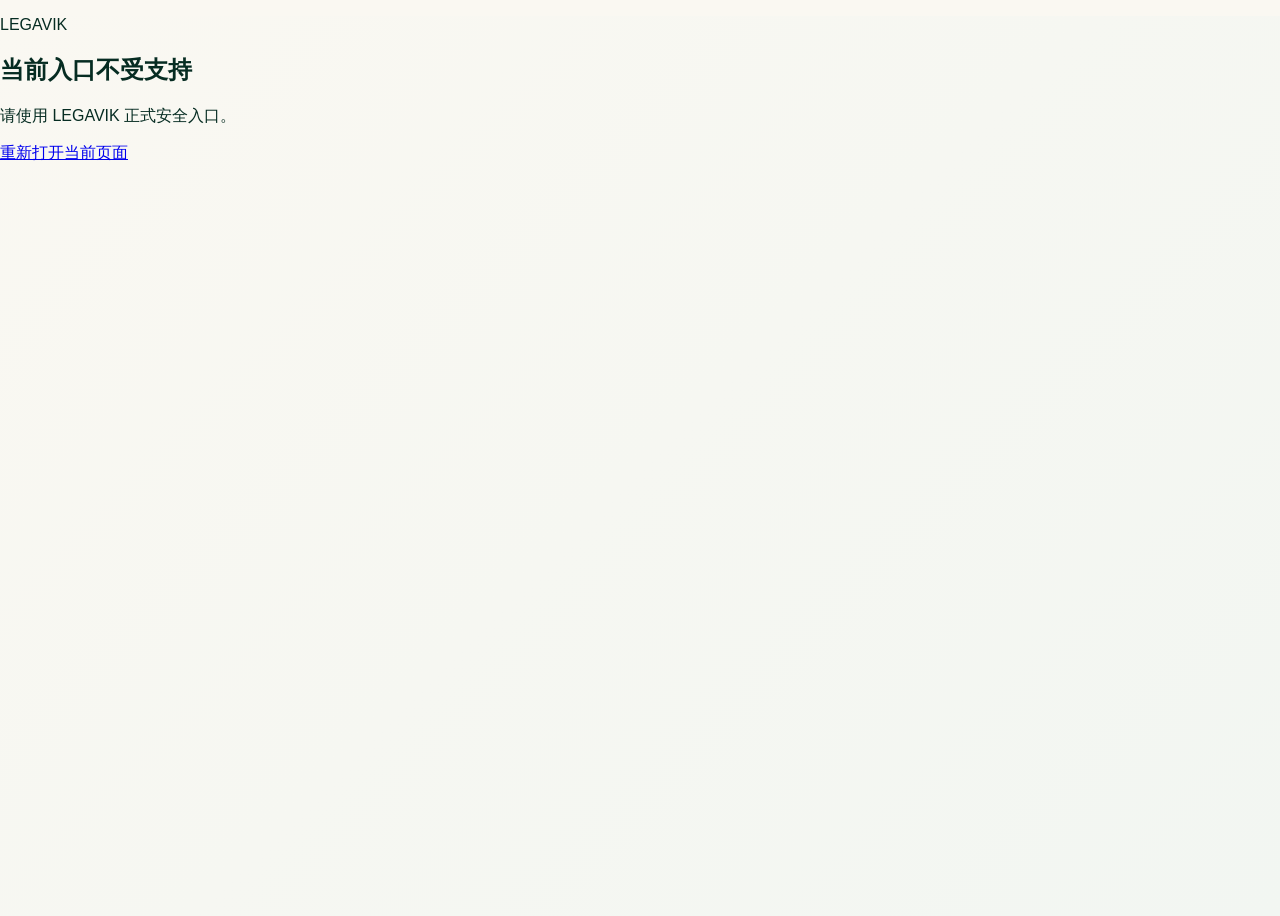
<file: web/account/index.html>
<!doctype html>
<html lang="zh-CN">
<head>
  <meta charset="utf-8">
  <meta name="viewport" content="width=device-width,initial-scale=1">
  <meta name="skrek-release" content="legavik-fresh-resume-hardening-candidate-20260924-1">
  <meta name="legavik-deployment" content="legavik-fresh-resume-hardening-candidate-20260924-1">
  <title>登录 | LEGAVIK</title>
  <link rel="stylesheet" href="./account.legavik-fresh-resume-hardening-candidate-20260924-1.css">
  <link rel="stylesheet" href="./auth-ux.legavik-fresh-resume-hardening-candidate-20260924-1.css">
  <link rel="stylesheet" href="../../src/ui/skrek-global-header.legavik-fresh-resume-hardening-candidate-20260924-1.css">
</head>
<body>
  <div id="account-app" data-account-initializing><main><section class="loading" role="status">正在打开 LEGAVIK 客户中心…</section></main></div>
  <script src="../canonical-runtime-gate.legavik-fresh-resume-hardening-candidate-20260924-1.js"></script>
  <script src="./canonical-entry.legavik-fresh-resume-hardening-candidate-20260924-1.js"></script>
</body>
</html>
</file>
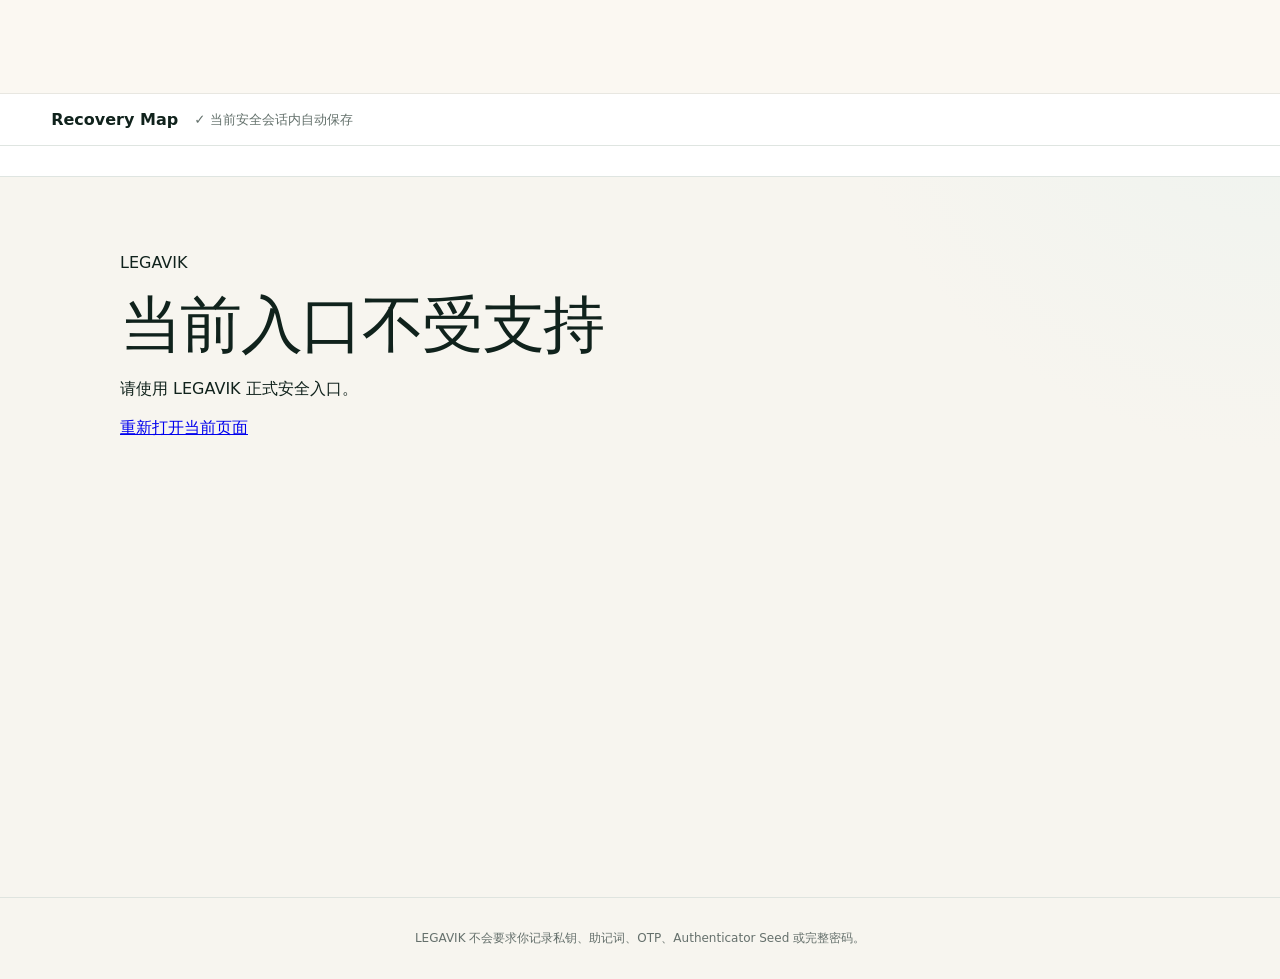
<file: web/v2/index.html>
<!doctype html>
<html lang="zh-CN">
  <head>
    <meta charset="utf-8">
    <meta name="viewport" content="width=device-width,initial-scale=1">
    <meta name="skrek-release" content="legavik-fresh-resume-hardening-candidate-20260924-1">
    <meta name="legavik-deployment" content="legavik-fresh-resume-hardening-candidate-20260924-1">
    <title>LEGAVIK Recovery Map</title>
    <link rel="stylesheet" href="./v2.legavik-fresh-resume-hardening-candidate-20260924-1.css">
    <link rel="stylesheet" href="./readiness.legavik-fresh-resume-hardening-candidate-20260924-1.css">
    <link rel="stylesheet" href="./product-integration.legavik-fresh-resume-hardening-candidate-20260924-1.css">
    <link rel="stylesheet" href="../../src/ui/skrek-global-header.legavik-fresh-resume-hardening-candidate-20260924-1.css">
  </head>
  <body>
    <a class="skip-link" href="#app">跳到主要内容</a>
    <header id="site-header" class="global-header-host"></header>
    <div class="map-context"><button id="app-home" aria-label="返回Recovery Map概览"><span>Recovery Map</span><small id="save-state">✓ 当前安全会话内自动保存</small></button></div>
    <nav id="flow-nav" aria-label="Recovery Map流程"></nav>
    <main id="app" tabindex="-1"><section class="card" role="status"><p>正在打开 Recovery Map…</p></section></main>
    <footer>LEGAVIK 不会要求你记录私钥、助记词、OTP、Authenticator Seed 或完整密码。</footer>
    <div id="overlay-root"></div><div id="toast" role="status" aria-live="polite"></div>
    <script src="../canonical-runtime-gate.legavik-fresh-resume-hardening-candidate-20260924-1.js"></script>
    <script src="./canonical-entry.legavik-fresh-resume-hardening-candidate-20260924-1.js"></script>
  </body>
</html>
</file>
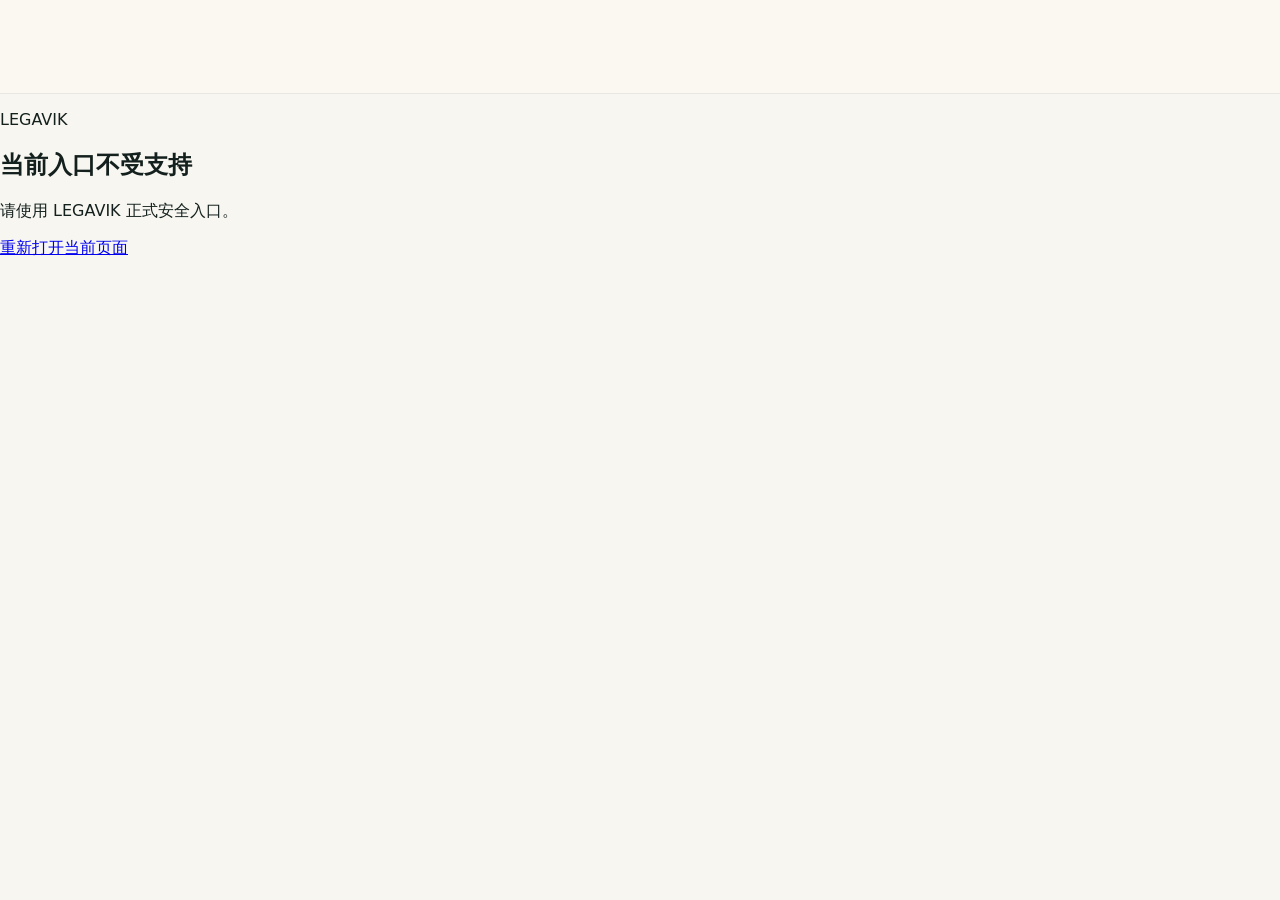
<file: web/v3-crypto/index.html>
<!doctype html>
<html lang="zh-CN">
<head>
  <meta charset="utf-8">
  <meta name="viewport" content="width=device-width,initial-scale=1">
  <meta name="description" content="LEGAVIK — Digital Asset Recovery Infrastructure">
  <meta name="application-name" content="LEGAVIK">
  <meta name="skrek-release" content="legavik-fresh-resume-hardening-candidate-20260924-1">
  <meta name="legavik-deployment" content="legavik-fresh-resume-hardening-candidate-20260924-1">
  <title>LEGAVIK · Digital Asset Recovery &amp; Legacy</title>
  <link rel="stylesheet" href="./product-v1.legavik-fresh-resume-hardening-candidate-20260924-1.css">
  <link rel="stylesheet" href="../../src/ui/skrek-global-header.legavik-fresh-resume-hardening-candidate-20260924-1.css">
</head>
<body>
  <a class="skip" href="#main">跳到主要内容</a>
  <header id="site-header" class="global-header-host"></header>
  <main id="main" tabindex="-1" data-runtime-state="BOOT"><section class="runtime-loading" role="status"><p>LEGAVIK</p><h1>正在打开当前页面…</h1></section></main>
  <footer id="site-footer"></footer>
  <div id="toast" role="status" aria-live="polite"></div>
  <div id="overlay-root"></div>
  <script src="../canonical-runtime-gate.legavik-fresh-resume-hardening-candidate-20260924-1.js"></script>
  <script src="./canonical-entry.legavik-fresh-resume-hardening-candidate-20260924-1.js"></script>
</body>
</html>
</file>
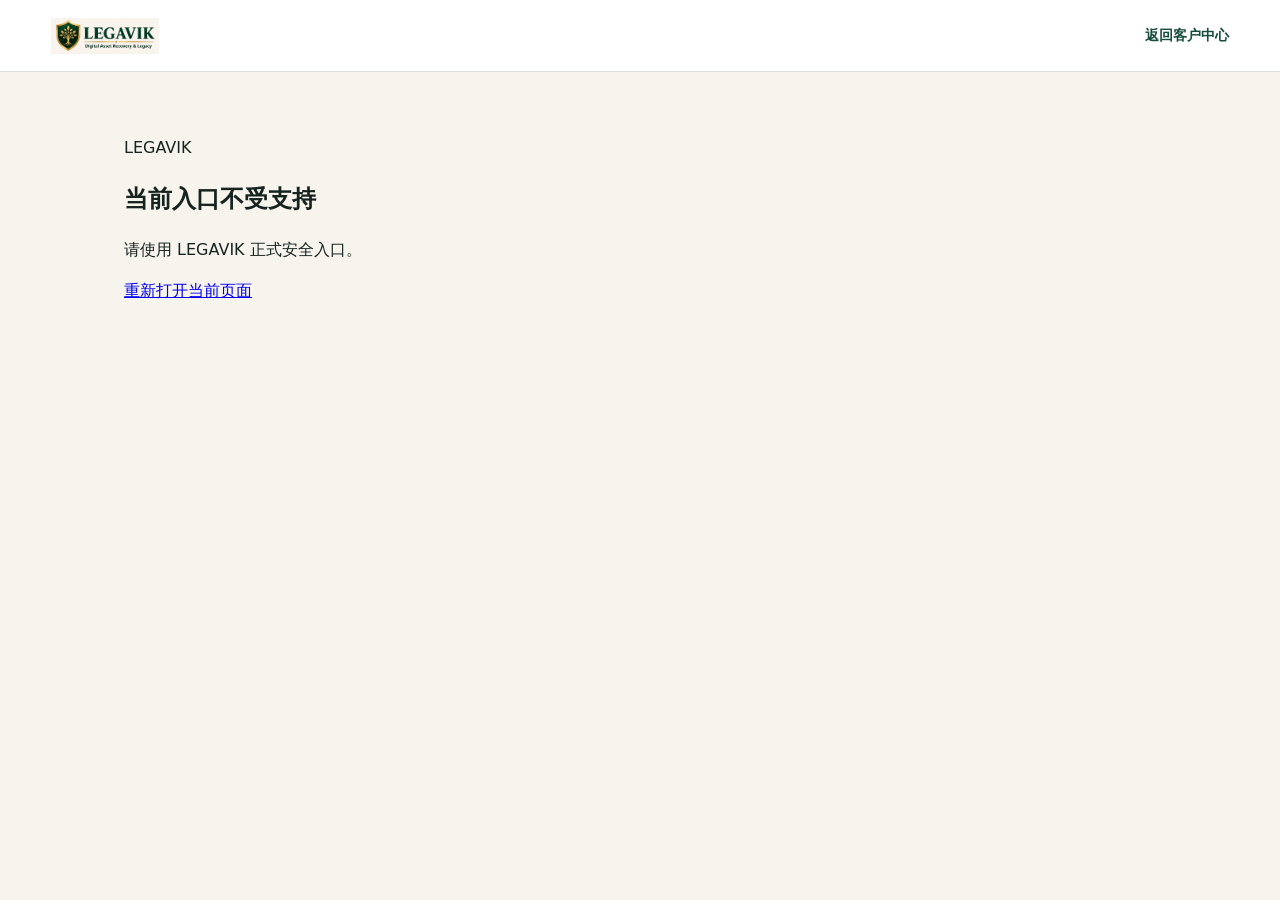
<file: web/recover.html>
<!doctype html>
<html lang="zh-CN">
<head>
  <meta charset="utf-8">
  <meta name="viewport" content="width=device-width,initial-scale=1">
  <meta name="skrek-release" content="legavik-fresh-resume-hardening-candidate-20260924-1">
  <meta name="legavik-deployment" content="legavik-fresh-resume-hardening-candidate-20260924-1">
  <title>LEGAVIK — 安全恢复工作区</title>
  <link rel="stylesheet" href="./styles.legavik-fresh-resume-hardening-candidate-20260924-1.css">
  <link rel="stylesheet" href="./recovery-workspace.legavik-fresh-resume-hardening-candidate-20260924-1.css">
</head>
<body class="secure-workspace">
  <header class="secure-workspace-header"><span class="brand"><img src="./assets/legavik-brand-master-v1.png" alt="LEGAVIK — Digital Asset Recovery &amp; Legacy"></span><a class="quiet-link" href="./account/index.html?section=maps&amp;release=legavik-fresh-resume-hardening-candidate-20260924-1#center">返回客户中心</a></header>
  <main id="app" class="shell" data-runtime-state="BOOT"><section class="card" role="status"><h1>正在打开独立恢复…</h1><p>正在准备安全工作区。</p></section></main>
  <script src="./canonical-runtime-gate.legavik-fresh-resume-hardening-candidate-20260924-1.js"></script>
  <script src="./canonical-entry-recovery.legavik-fresh-resume-hardening-candidate-20260924-1.js"></script>
</body>
</html>
</file>
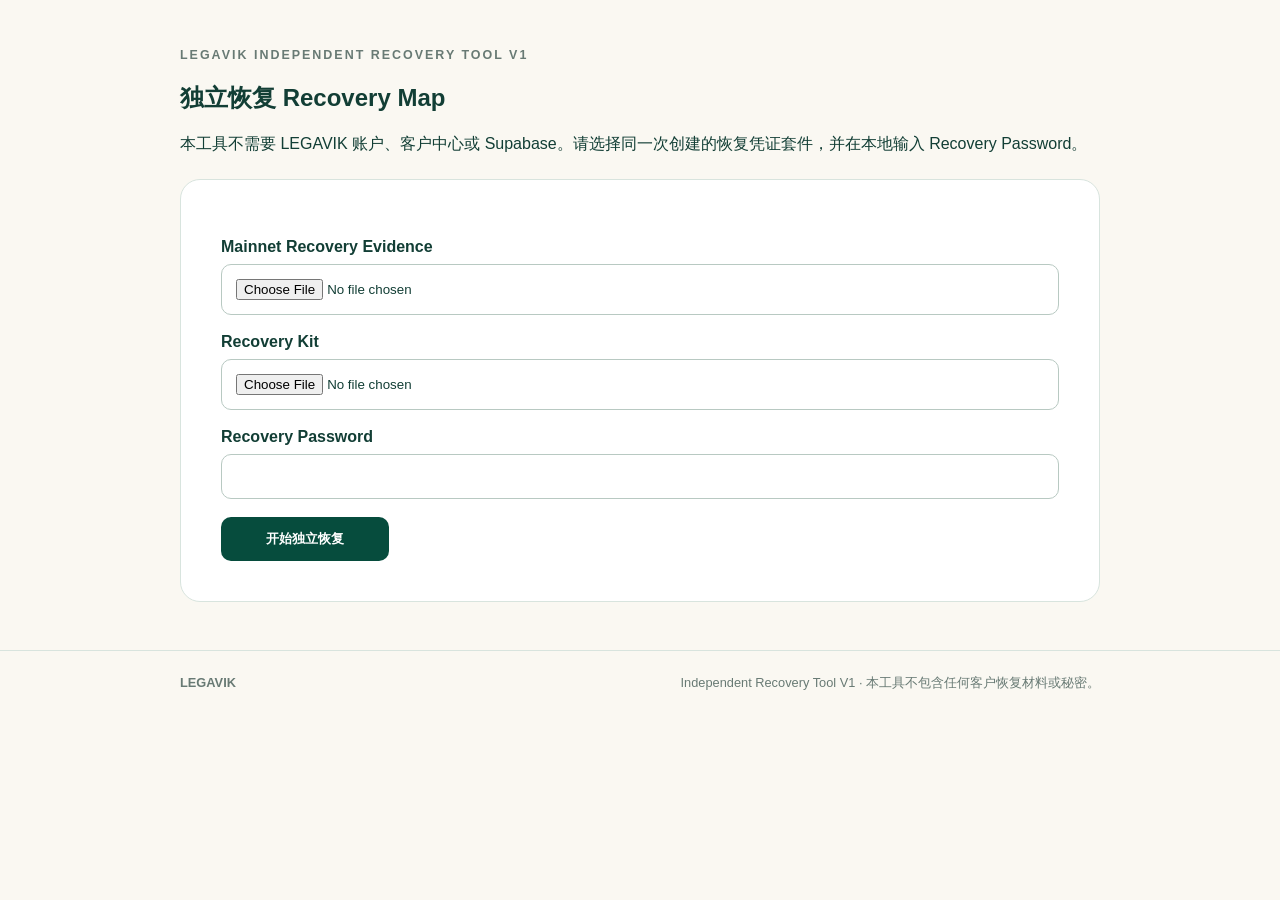
<file: web/account/LEGAVIK-Independent-Recovery-Tool-V1.html>
<!doctype html>
<html lang="zh-CN"><head><meta charset="utf-8"><meta name="viewport" content="width=device-width,initial-scale=1"><meta name="referrer" content="no-referrer"><title>LEGAVIK Independent Recovery Tool V1</title><style>:root{--green:#064c3d;--cream:#faf8f2;--line:#d8e4de}*{box-sizing:border-box}body{margin:0;background:var(--cream);color:#123e35;font-family:Arial,"PingFang SC",sans-serif}.shell{width:min(920px,calc(100% - 32px));margin:48px auto}.tool-intro{margin-bottom:24px}.eyebrow{letter-spacing:.16em;color:#687a74;font-size:.78rem;font-weight:700}.card{background:#fff;border:1px solid var(--line);border-radius:20px;padding:clamp(22px,4vw,40px);margin:18px 0}.field{display:grid;gap:8px;margin:18px 0}.field label{font-weight:700}.field input{width:100%;padding:14px;border:1px solid #b8c9c2;border-radius:10px}button{border:0;border-radius:10px;background:var(--green);color:#fff;padding:13px 20px;font-weight:700;cursor:pointer}button:disabled{opacity:.65}.error{color:#9b2c2c;margin-top:14px}.success{color:#075f48;margin-top:14px}.recovery-progress-card ol{list-style:none;padding:0}.recovery-progress-card li{display:flex;gap:12px;padding:10px 0;color:#788782}.recovery-progress-card li.active,.recovery-progress-card li.done{color:var(--green)}footer{display:flex;flex-wrap:wrap;gap:12px;justify-content:space-between;padding:24px max(16px,calc((100% - 920px)/2));border-top:1px solid var(--line);color:#687a74;font-size:.8rem}.recovery-entry{margin-bottom:18px}.recovery-entry #recover{min-width:168px}.recovery-entry #recover.is-processing{cursor:wait;opacity:.78}.recovery-progress-card{margin-top:18px}.recovery-wait-note{color:var(--muted)}#recovery-stages{display:grid;gap:8px;padding:0;list-style:none}#recovery-stages li{display:grid;grid-template-columns:42px 1fr;align-items:center;padding:13px 15px;border-radius:10px;background:#edf2ef;color:var(--muted)}#recovery-stages li span{font-size:.78rem;letter-spacing:.08em}#recovery-stages li.active{background:#e3f2e9;color:#123f34;box-shadow:inset 3px 0 #3b8b70}#recovery-stages li.done{background:#f2f6f4;color:#42645a}#recovery-stages li.done span::after{content:' ✓'}.recovery-complete{margin-top:18px;padding:30px;background:#e9f4ee}.recovery-complete .eyebrow{color:#27745d}#app.recovery-workspace-active>h1,#app.recovery-workspace-active>p,body.recovery-workspace-active>footer{display:none}

.recovery-workspace-hero{background:#123f34;color:#fff;padding:36px}.recovery-workspace-hero h2{max-width:760px;margin-bottom:10px}.recovery-workspace-hero>p:not(.eyebrow):not(.recovery-helper-note){max-width:720px;color:#d8e8e1}.recovery-workspace-hero .eyebrow{color:#9fe2c4}.recovery-stats{display:grid;grid-template-columns:repeat(4,minmax(0,1fr));gap:10px;margin:28px 0 0}.recovery-stats div{padding:10px 16px;border-left:1px solid #ffffff35}.recovery-stats dt{font-size:.78rem;color:#d8e8e1}.recovery-stats dd{margin:4px 0 0;font-size:1.15rem;font-weight:750}.recovery-stats small{color:#c8ddd5;font-size:.72rem;font-weight:500;line-height:1.3}.recovery-stats .attachment-stat dd{display:flex;align-items:baseline;gap:3px;white-space:nowrap}.recovery-helper-note{margin:17px 0 0;color:#c8ddd5;font-size:.9rem}

.workspace-section{margin:18px 0;padding:0;overflow:hidden}.workspace-section>summary{display:grid;grid-template-columns:52px minmax(0,1fr) auto;gap:14px;align-items:center;padding:21px 24px;cursor:pointer;list-style:none}.workspace-section>summary>strong{font-size:1rem;font-weight:800}.workspace-section>summary::-webkit-details-marker,.map-account>summary::-webkit-details-marker,.map-module>summary::-webkit-details-marker{display:none}.workspace-section>summary:hover,.workspace-section>summary:focus-visible,.map-account>summary:hover,.map-module>summary:hover{background:#f5f8f6}.workspace-section[open]{border-color:#123f34}.workspace-section[open]>summary{background:#123f34;color:#fff;box-shadow:inset 4px 0 #7fb69f}.workspace-section[open]>summary .section-number,.workspace-section[open]>summary .section-toggle{color:#fff}.workspace-section[open]>summary .recovery-guide-actions a{border-color:#ffffff80;color:#fff}.workspace-section[open]>summary .recovery-guide-actions a:hover{background:#ffffff18}.workspace-section .section-number{color:var(--accent);font-size:.78rem;font-weight:800;letter-spacing:.14em}.section-toggle{color:#2d6957;font-size:.8rem;font-weight:750;white-space:nowrap}.when-open{display:none}.workspace-section[open]>summary .when-closed,.map-account[open]>summary .when-closed,.map-module[open]>summary .when-closed{display:none}.workspace-section[open]>summary .when-open,.map-account[open]>summary .when-open,.map-module[open]>summary .when-open{display:inline}.workspace-section-body{padding:0 24px 26px;border-top:1px solid var(--line)}.section-intro{max-width:820px;color:var(--muted)}
.section-summary-note{color:var(--muted);font-size:.78rem;white-space:nowrap}.assistant-section-link{padding:0;border:0;background:transparent;color:#174d3d;font-weight:750;text-decoration:underline;text-underline-offset:3px}.assistant-section-link:hover{background:transparent;color:#2d6957}

.recovery-guide>summary{grid-template-columns:52px minmax(0,1fr) auto auto}.recovery-guide-actions{display:flex;gap:8px}.recovery-guide-actions a{padding:7px 10px;border:1px solid #9cb9ad;border-radius:8px;color:#174d3d;font-size:.78rem;font-weight:750;text-decoration:none}.recovery-guide-actions a:hover{background:#eaf3ef}.recovery-guide-body{display:grid;gap:10px;padding-top:18px;font-size:.92rem;line-height:1.58}.recovery-guide-item{border:1px solid var(--line);border-radius:10px;background:#fff;overflow:hidden}.recovery-guide-item>summary{display:grid;grid-template-columns:20px minmax(0,1fr);gap:8px;align-items:center;padding:14px 16px;cursor:pointer;list-style:none;color:#123f34}.recovery-guide-item>summary::-webkit-details-marker{display:none}.recovery-guide-item>summary span{transition:transform .16s ease}.recovery-guide-item[open]>summary span{transform:rotate(90deg)}.recovery-guide-item>div{padding:4px 16px 16px;border-top:1px solid var(--line)}.guide-lead{max-width:850px;margin:12px 0;color:var(--muted)}.recovery-guide-steps{display:grid;grid-template-columns:repeat(2,minmax(0,1fr));gap:8px;padding:0;list-style:none}.recovery-guide-steps li{display:grid;gap:3px;padding:11px 12px;border-radius:9px;background:#f4f7f5}.recovery-guide-steps span,.recovery-module-explainer span,.recovery-material-explainer span{color:var(--muted)}.recovery-module-explainer,.recovery-material-explainer{display:grid;grid-template-columns:repeat(2,minmax(0,1fr));gap:1px;margin-top:12px;background:var(--line);border:1px solid var(--line);border-radius:9px;overflow:hidden}.recovery-module-explainer p,.recovery-material-explainer p{display:grid;gap:3px;margin:0;padding:11px 12px;background:#fff}.recovery-material-explainer p:last-child{grid-column:1/-1}.recovery-path-line{margin:12px 0 0;padding:11px 13px;border-left:3px solid var(--accent);background:#f3f7f5;font-weight:700}.system-navigation-boundary{font-weight:700;color:#315c50}.recovery-stop-list{display:grid;gap:6px;padding-left:20px}

.recovery-message-intro{color:var(--muted)}.recovery-message-text{padding:16px;border-left:3px solid #b58a3a;background:#faf8f2;white-space:pre-wrap}.recovery-file-summary{color:var(--muted);font-size:.9rem}.recovery-table-wrap{overflow-x:auto}.recovery-overview table{width:100%;border-collapse:collapse;min-width:800px}.recovery-overview th,.recovery-overview td{padding:12px 10px;border-bottom:1px solid var(--line);text-align:left}.recovery-overview th{color:var(--muted);font-size:.8rem}.recovery-overview a{color:#123f34;font-weight:750;text-decoration-thickness:1px;text-underline-offset:3px}

.recovery-account-list{margin-top:18px}.map-account,.map-module{margin:12px 0;border:1px solid #d5dfda;border-radius:14px;background:#fff;scroll-margin-top:18px}.map-account:focus{outline:3px solid #a8cdbf;outline-offset:3px}.map-account>summary{display:grid;grid-template-columns:48px minmax(0,1fr) auto;align-items:center;gap:10px;padding:17px 20px;cursor:pointer;background:#fbfcfb;font-size:.95rem}.map-account>summary>strong{font-size:1rem}.map-account>summary>span:first-child{color:#52766b;font-size:.78rem;font-weight:750}.map-account[open]>summary{background:#f6f9f7}.map-account-body{padding:0 20px 22px;border-top:1px solid #dce4e0}.account-recovery-part{padding:22px 0;border-bottom:1px solid var(--line)}.account-recovery-part:last-child{border-bottom:0}.map-account-body>.account-recovery-part>h4{display:flex;align-items:baseline;gap:8px;margin:0 0 14px;padding-left:10px;border-left:2px solid #aebfb7;font-size:.96rem;font-weight:700;color:#344a44}.content-step{color:#6f7f7a;font-size:.76rem;font-weight:700}.account-recovery-part h5{margin:18px 0 7px;color:#315c50}.account-recovery-part>.account-recovery-part{margin-top:14px;padding:16px;border:1px solid var(--line);border-radius:10px;background:#f9fbfa}.account-recovery-part>.account-recovery-part>h4{margin:0 0 14px;font-size:.94rem;color:#315c50}.account-facts{display:grid;grid-template-columns:repeat(3,minmax(0,1fr));gap:10px}.account-facts div{padding:12px;border-radius:9px;background:#f4f7f5}.account-facts dt,.account-helper dt{color:var(--muted);font-size:.78rem}.account-facts dd,.account-helper dd{margin:5px 0 0}.condition-list{display:grid;gap:7px;padding:0;list-style:none}.condition-list li{display:grid;grid-template-columns:38px 1fr;align-items:center;padding:9px 11px;border-radius:8px;background:#f6f8f7}.condition-list span{color:var(--accent);font-size:.76rem;font-weight:800}.structured-location-list{padding-left:20px}.instruction-summary{padding:13px 15px;border-left:3px solid #5d9682;background:#f4f8f6}.account-helper{padding:14px;border:1px solid var(--line);border-radius:10px}.account-helper dl{display:grid;grid-template-columns:repeat(2,minmax(0,1fr));gap:12px}.account-helper dl div{padding-top:10px}

.map-module>summary{display:grid;grid-template-columns:46px minmax(0,1fr) auto;align-items:center;gap:10px;padding:17px 19px;cursor:pointer;font-weight:750}.map-module>summary>span:first-child{color:var(--accent)}.map-module-body{padding:0 19px 20px;border-top:1px solid var(--line)}.map-module-account{padding:12px 0;border-bottom:1px solid var(--line)}

.material-source-list{display:grid;gap:12px}.material-source-block{padding:14px;border:1px solid var(--line);border-radius:10px;background:#fafcfb}.material-source-block>h5{margin:0 0 7px;color:#315c50}.material-source-block>p{margin:0 0 10px;color:var(--muted);font-size:.88rem}

.map-attachment{display:grid;grid-template-columns:minmax(0,1fr) auto;gap:8px 16px;align-items:center;margin:7px 0;padding:12px 14px;border:1px solid #ded5c5;border-radius:9px;background:#fbf8f1}.map-attachment-main{min-width:0}.map-attachment-main strong{display:block;overflow-wrap:anywhere}.map-attachment p{margin:2px 0 0;color:var(--muted);font-size:.82rem}.map-attachment-actions{display:flex;gap:5px;align-items:center}.quiet-file-action{padding:7px 10px;border:1px solid #afc5ba;border-radius:7px;background:#fff;color:#174d3d;font-size:.82rem;font-weight:750;text-decoration:none}.quiet-file-action:hover:not(:disabled){background:#eaf3ef}.quiet-file-action:disabled{opacity:.55;cursor:not-allowed}.map-attachment.is-shared-summary{background:#f5f2e9}.shared-summary-note{grid-column:1/-1;margin-top:0!important;padding-top:7px;border-top:1px solid #ded5c5;font-size:.78rem!important}.recovery-help .workspace-section-body{max-width:820px}.recovery-assistance{padding:18px 0;border-bottom:1px solid var(--line)}.recovery-assistance h3{margin:0 0 12px;color:#123f34}.recovery-assistance .account-helper+.account-helper{margin-top:9px}.recovery-help-order{padding-top:14px}.spark-help{margin-top:22px;padding:16px;border-top:1px solid var(--line);background:#f6f9f7}.spark-help h3{margin:0 0 7px;font-size:1rem}.spark-help p{margin:0 0 12px;color:var(--muted)}.internal-preview-badge{padding:7px 11px;border:1px solid #c5943b;border-radius:999px;color:#765313;font-size:.72rem;letter-spacing:.08em}.internal-preview-badge b{font-weight:800}

@media(max-width:760px){.recovery-stats{grid-template-columns:repeat(2,1fr)}.recovery-stats .attachment-stat dd{display:block;white-space:normal}.recovery-stats .attachment-stat small{display:block;margin-top:3px}.recovery-workspace-hero{padding:24px}.workspace-section>summary,.recovery-guide>summary,.recovery-assistance-section>summary{grid-template-columns:38px minmax(0,1fr) auto;padding:17px 16px}.recovery-guide-actions{grid-column:2/4;grid-row:2;flex-wrap:wrap}.recovery-assistance-section .section-summary-note{grid-column:2/4;grid-row:2;white-space:normal}.workspace-section-body{padding:0 16px 20px}.recovery-guide-steps,.recovery-module-explainer,.recovery-material-explainer{grid-template-columns:1fr}.recovery-material-explainer p:last-child{grid-column:auto}.account-facts,.account-helper dl{grid-template-columns:1fr}.map-account>summary{grid-template-columns:38px minmax(0,1fr);padding:16px}.map-account>summary .section-toggle{grid-column:2}.map-account-body{padding:0 16px 18px}.map-attachment{grid-template-columns:minmax(0,1fr) auto;align-items:start}.map-attachment-actions{align-self:center}.recovery-overview table{min-width:760px}.internal-preview-badge{max-width:48%;text-align:right;line-height:1.35}.map-module>summary{grid-template-columns:38px minmax(0,1fr)}.map-module>summary .section-toggle{grid-column:2}}

/* Batch 2 A1: isolated shell for sensitive recovery and update workspaces. */
.secure-workspace{min-height:100vh;background:#f7f4ed}
.secure-workspace-header{display:flex;min-height:72px;align-items:center;justify-content:space-between;gap:20px;padding:14px clamp(20px,4vw,64px);border-bottom:1px solid #d8dfda;background:#fff}
.secure-workspace-header .brand img{display:block;width:auto;height:36px;max-width:min(260px,55vw);object-fit:contain}
.secure-workspace-header .quiet-link{color:#174c3c;font-size:.9rem;font-weight:750;text-decoration:none}
.secure-workspace-header .quiet-link:hover{text-decoration:underline;text-underline-offset:4px}
@media(max-width:700px){.secure-workspace-header{min-height:64px;padding:12px 18px}.secure-workspace-header .brand img{height:30px}}
</style></head>
<body><main id="app" class="shell"></main><footer><strong>LEGAVIK</strong><span>Independent Recovery Tool V1 · 本工具不包含任何客户恢复材料或秘密。</span></footer><script type="application/json" id="tool-manifest">{"tool_name":"LEGAVIK Independent Recovery Tool","tool_version":"1.1.0","build_identity":"legavik-independent-recovery-tool-v1-evidence-20260914-1","executable_sha256":"6eccecc5d3859f932dda85fb66436447f57fc6f1bb4eba7644ffc3640da98f8a","supported":{"recovery_kit_version":[1],"archive_version":[1],"snapshot_version":[1],"knowledge_map_schema_versions":[1,2]},"dependencies":{"account_login":false,"supabase":false,"supabase_auth":false,"backend_api":false,"server_secret":false,"browser_web_crypto":true,"arweave_gateway":true},"customer_materials_embedded":false}</script><script>(()=>{var vn=Object.freeze({CRITICAL:"Critical Risk",ATTENTION:"Needs Attention",READY:"Ready for Rehearsal",VERIFIED:"Verified"}),X=Object.freeze(["assets","locations","contacts","devices","orders","hints","warnings","attachments","custom_categories","custom_fields"]);var Z=class extends Error{constructor(t,n,a=[]){super(n),this.name=this.constructor.name,this.code=t,this.details=a}},_=class extends Z{},O=class extends Z{};var ue=Object.freeze({schema_version:1,unknown_fields:"reject",id_pattern:"^[A-Za-z0-9][A-Za-z0-9._:-]{2,127}$",collections:{assets:["id","label","category","existence_note","recovery_goal","location_refs","contact_refs","device_refs","order_refs","hint_refs","warning_refs","attachment_refs","custom_field_refs"],locations:["id","label","location_type","description","access_prerequisites","verification_note","custom_field_refs"],contacts:["id","label","role","contact_method","when_to_contact","reason_to_contact","knows","does_not_know","alternate_contact_ref","critical","custom_field_refs"],devices:["id","label","device_type","usual_location_ref","identifying_features","prerequisites","risk_note","asset_refs","order_refs","custom_field_refs"],orders:["id","label","sequence","action","prerequisites","prerequisite_order_refs","expected_result","failure_action","risk_level","asset_refs","location_refs","contact_refs","device_refs","warning_refs","hint_refs","attachment_refs","custom_field_refs"],hints:["id","label","content","applies_to_refs","display_timing","misuse_risk","custom_field_refs"],warnings:["id","label","risk_level","trigger","instruction","stop_condition","contact_refs","order_refs","custom_field_refs"],attachments:["id","display_name","media_type","size","sha256","owner_refs","purpose","sensitive_acknowledged","custom_field_refs"],custom_categories:["id","label","description","enabled"],custom_fields:["id","label","value","description","owner_refs"]}});var yt=/^[a-z0-9][a-z0-9!#$&^_.+-]{0,126}\/[a-z0-9][a-z0-9!#$&^_.+-]{0,126}$/i;function M(e){let t=String(e??"").trim().toLowerCase();if(!yt.test(t))throw new _("INVALID_MIME_TYPE","Attachment MIME type is invalid");return t}var gt=new RegExp(ue.id_pattern),vt=/^[a-f0-9]{64}$/,wt=new Set(["schema_version","vault_title","reviewed_at","next_review_at","global_instructions",...X]),At={assets:["id","label","category","recovery_goal"],locations:["id","label","location_type","description"],contacts:["id","label","role"],devices:["id","label","device_type"],orders:["id","label","sequence","action","prerequisites","expected_result","failure_action","risk_level"],hints:["id","label","content"],warnings:["id","label","risk_level","instruction"],attachments:["id","display_name","media_type","size","sha256","owner_refs","purpose","sensitive_acknowledged"],custom_categories:["id","label","enabled"],custom_fields:["id","label","value","owner_refs"]},It={location_refs:"locations",contact_refs:"contacts",device_refs:"devices",order_refs:"orders",hint_refs:"hints",warning_refs:"warnings",attachment_refs:"attachments",custom_field_refs:"custom_fields",asset_refs:"assets",owner_refs:"*",applies_to_refs:"*",prerequisite_order_refs:"orders",usual_location_ref:"locations",alternate_contact_ref:"contacts"},w=(e,t,n,a)=>e.push({path:t,code:n,message:a}),De=e=>typeof e=="string"&&e.trim().length>0&&e.length<=1e4;function Le(e){let t=[];if(!e||typeof e!="object"||Array.isArray(e))return{valid:!1,errors:[{path:"$",code:"TYPE",message:"Knowledge map must be an object"}]};for(let a of Object.keys(e))wt.has(a)||w(t,`$.${a}`,"UNKNOWN_FIELD","Unknown root field");e.schema_version!==1&&w(t,"$.schema_version","UNSUPPORTED_VERSION","Knowledge schema version must be 1"),De(e.vault_title)||w(t,"$.vault_title","REQUIRED","Vault title is required"),De(e.reviewed_at)||w(t,"$.reviewed_at","REQUIRED","Reviewed date is required");let n=new Map;for(let a of X){if(!Array.isArray(e[a])){w(t,`$.${a}`,"TYPE",`${a} must be an array`);continue}e[a].length>1e4&&w(t,`$.${a}`,"LIMIT","Collection is too large"),e[a].forEach((o,r)=>{let i=`$.${a}[${r}]`;if(!o||typeof o!="object"||Array.isArray(o)){w(t,i,"TYPE","Entity must be an object");return}let l=new Set(ue.collections[a]);for(let s of Object.keys(o))l.has(s)||w(t,`${i}.${s}`,"UNKNOWN_FIELD","Unknown entity field");for(let s of At[a])(!(s in o)||o[s]===""||o[s]===null)&&w(t,`${i}.${s}`,"REQUIRED","Required field is missing");gt.test(o.id??"")?n.has(o.id)?w(t,`${i}.id`,"DUPLICATE_ID",`Duplicate ID also used at ${n.get(o.id).path}`):n.set(o.id,{collection:a,path:i}):w(t,`${i}.id`,"INVALID_ID","Invalid entity ID");for(let[s,u]of Object.entries(o))(s.endsWith("_refs")||s==="owner_refs"||s==="applies_to_refs"||s==="prerequisites")&&(!Array.isArray(u)||u.some(c=>typeof c!="string"))&&w(t,`${i}.${s}`,"TYPE",`${s} must be a string array`);if(a==="orders"&&((!Number.isInteger(o.sequence)||o.sequence<1)&&w(t,`${i}.sequence`,"RANGE","Order sequence must be positive"),["low","medium","high","critical"].includes(o.risk_level)||w(t,`${i}.risk_level`,"ENUM","Invalid risk level")),a==="attachments"){(!Number.isSafeInteger(o.size)||o.size<0||o.size>1024**3)&&w(t,`${i}.size`,"RANGE","Attachment size is invalid"),vt.test(o.sha256??"")||w(t,`${i}.sha256`,"FORMAT","Attachment SHA-256 must be lowercase hex");try{M(o.media_type)!==o.media_type&&w(t,`${i}.media_type`,"FORMAT","Attachment MIME type must be normalized")}catch{w(t,`${i}.media_type`,"FORMAT","Attachment MIME type is invalid")}typeof o.sensitive_acknowledged!="boolean"&&w(t,`${i}.sensitive_acknowledged`,"TYPE","Sensitive acknowledgement must be boolean")}})}for(let a of X)for(let[o,r]of(Array.isArray(e[a])?e[a]:[]).entries())if(!(!r||typeof r!="object"))for(let[i,l]of Object.entries(It)){if(!(i in r))continue;let s=i.endsWith("_ref")?[r[i]]:r[i];if(Array.isArray(s))for(let u of s){if(!u)continue;let c=n.get(u);c?l!=="*"&&c.collection!==l&&w(t,`$.${a}[${o}].${i}`,"WRONG_REFERENCE_TYPE",`Expected ${l}, got ${c.collection}`):w(t,`$.${a}[${o}].${i}`,"MISSING_REFERENCE",`Reference does not exist: ${u}`)}}return{valid:t.length===0,errors:t}}var k=Object.freeze(["assets-accounts","recovery-conditions","locations-finding","contacts-assistance","recovery-order-exceptions","evidence-messages"]),me=Object.freeze(["standard_modules","custom_modules","assets","recovery_conditions","fallback_paths","locations","contacts","recovery_steps","warnings","attachments","custom_fields"]),pe=Object.freeze({schema_version:2,root_fields:["schema_version","vault_title","plan_type","reviewed_at","standard_modules","custom_modules","assets","recovery_conditions","fallback_paths","locations","assistance","contacts","recovery_steps","warnings","attachments","personal_message","custom_fields"],collections:{standard_modules:["id","order"],custom_modules:["id","name","order","enabled","custom_field_refs","attachment_refs"],assets:["id","type","label","exists","platform_hint","condition_refs","location_refs","contact_refs","step_refs","attachment_refs","custom_field_refs"],recovery_conditions:["id","type","exists","asset_refs","location_refs","fallback_path_refs","notes","custom_field_refs"],fallback_paths:["id","condition_ref","scenario","action","contact_refs","location_refs","stop_condition"],locations:["id","label","type","finding_instructions","access_prerequisites","attachment_refs","custom_field_refs"],contacts:["id","label","role","when_to_contact","assistance_boundary","alternate_contact_ref","custom_field_refs"],recovery_steps:["id","sequence","risk_level","action","completion_check","failure_action","stop_condition","asset_refs","condition_refs","location_refs","contact_refs","warning_refs","attachment_refs"],warnings:["id","risk_level","instruction","applies_to_refs"],attachments:["id","display_name","media_type","byte_length","sha256","module_refs","owner_entity_refs","purpose","sensitive_acknowledged"],custom_fields:["id","module_ref","label","field_type","value"]}});var Tt=/^[A-Za-z0-9][A-Za-z0-9._:-]{2,127}$/,St=/^[a-f0-9]{64}$/,Nt=new Set(["low","medium","high","critical"]),bt={standard_modules:["id","order"],custom_modules:["id","name","order","enabled"],assets:["id","type","label","exists"],recovery_conditions:["id","type","exists","asset_refs"],fallback_paths:["id","condition_ref","scenario","action"],locations:["id","label","type","finding_instructions"],contacts:["id","label","role","when_to_contact","assistance_boundary"],recovery_steps:["id","sequence","risk_level","action","completion_check"],warnings:["id","risk_level","instruction"],attachments:["id","display_name","media_type","byte_length","sha256","module_refs","owner_entity_refs","purpose","sensitive_acknowledged"],custom_fields:["id","module_ref","label","field_type","value"]},Rt={condition_refs:"recovery_conditions",location_refs:"locations",contact_refs:"contacts",step_refs:"recovery_steps",attachment_refs:"attachments",custom_field_refs:"custom_fields",asset_refs:"assets",fallback_path_refs:"fallback_paths",warning_refs:"warnings",alternate_contact_ref:"contacts",condition_ref:"recovery_conditions"},p=(e,t,n,a,o=null,r=null)=>e.push({path:t,code:n,message:a,module_id:o,field_id:r,blocking:!0}),he=e=>typeof e=="string"&&e.trim().length>0&&[...e].length<=1e4,xe=e=>Array.isArray(e)&&e.every(t=>typeof t=="string"),K=e=>Array.isArray(e)?e:[];function fe(e){let t=[];if(!e||typeof e!="object"||Array.isArray(e))return{valid:!1,issues:[{path:"$",code:"TYPE",message:"Knowledge Map\u5FC5\u987B\u662F\u5BF9\u8C61",blocking:!0}]};let n=new Set(pe.root_fields);for(let s of Object.keys(e))n.has(s)||p(t,`$.${s}`,"UNKNOWN_FIELD","\u5B58\u5728\u672A\u77E5\u6839\u5B57\u6BB5");e.schema_version!==2&&p(t,"$.schema_version","UNSUPPORTED_VERSION","Knowledge Schema\u7248\u672C\u5FC5\u987B\u4E3A2"),he(e.vault_title)||p(t,"$.vault_title","REQUIRED","\u6062\u590D\u8BA1\u5212\u540D\u79F0\u4E3A\u5FC5\u586B\u9879"),he(e.plan_type)||p(t,"$.plan_type","REQUIRED","\u6062\u590D\u8BA1\u5212\u7C7B\u578B\u4E3A\u5FC5\u586B\u9879"),Number.isFinite(Date.parse(e.reviewed_at))||p(t,"$.reviewed_at","FORMAT","\u590D\u6838\u65E5\u671F\u683C\u5F0F\u4E0D\u6B63\u786E");let a=new Map;for(let s of me){let u=e[s];if(!Array.isArray(u)){p(t,`$.${s}`,"TYPE",`${s}\u5FC5\u987B\u662F\u6570\u7EC4`);continue}u.length>1e4&&p(t,`$.${s}`,"LIMIT",`${s}\u6570\u91CF\u8D85\u9650`),u.forEach((c,E)=>{let m=`$.${s}[${E}]`,y=s==="standard_modules"||s==="custom_modules"?c?.id:null;if(!c||typeof c!="object"||Array.isArray(c)){p(t,m,"TYPE","\u6761\u76EE\u5FC5\u987B\u662F\u5BF9\u8C61",y);return}let T=new Set(pe.collections[s]);for(let f of Object.keys(c))T.has(f)||p(t,`${m}.${f}`,"UNKNOWN_FIELD","\u6761\u76EE\u5305\u542B\u672A\u77E5\u5B57\u6BB5",y,f);for(let f of bt[s])(!(f in c)||c[f]===null||c[f]==="")&&p(t,`${m}.${f}`,"REQUIRED","\u5FC5\u586B\u5B57\u6BB5\u7F3A\u5931",y,f);Tt.test(c.id??"")?a.has(c.id)?p(t,`${m}.id`,"DUPLICATE_ID","\u6761\u76EE\u6807\u8BC6\u91CD\u590D",y,"id"):a.set(c.id,{collection:s,path:m}):p(t,`${m}.id`,"INVALID_ID","\u6761\u76EE\u6807\u8BC6\u683C\u5F0F\u4E0D\u6B63\u786E",y,"id");for(let[f,A]of Object.entries(c))(f.endsWith("_refs")||["asset_refs","owner_entity_refs","module_refs","applies_to_refs"].includes(f))&&(xe(A)||p(t,`${m}.${f}`,"TYPE","\u5F15\u7528\u5B57\u6BB5\u5FC5\u987B\u662F\u5B57\u7B26\u4E32\u6570\u7EC4",y,f))})}let o=K(e.standard_modules),r=K(e.custom_modules),i=o.map(s=>s?.id);for(let s of k)i.includes(s)||p(t,"$.standard_modules","STANDARD_MODULE_MISSING",`\u7F3A\u5C11\u6807\u51C6\u6A21\u5757\uFF1A${s}`,s);new Set(i).size!==i.length&&p(t,"$.standard_modules","DUPLICATE_MODULE","\u6807\u51C6\u6A21\u5757\u4E0D\u5F97\u91CD\u590D");for(let s of o)k.includes(s?.id)||p(t,"$.standard_modules","STANDARD_MODULE_INVALID","\u6807\u51C6\u6A21\u5757\u96C6\u5408\u5305\u542B\u975E\u6807\u51C6ID",s?.id);for(let s of o)Number.isInteger(s?.order)||p(t,"$.standard_modules.order","TYPE","\u6807\u51C6\u6A21\u5757\u987A\u5E8F\u5FC5\u987B\u662F\u6574\u6570",s?.id,"order");for(let s of r)k.includes(s?.id)&&p(t,"$.custom_modules","STANDARD_MODULE_OVERRIDE","\u81EA\u5B9A\u4E49\u6A21\u5757\u4E0D\u5F97\u66FF\u6362\u6807\u51C6\u6A21\u5757",s?.id),he(s?.name)||p(t,"$.custom_modules.name","TYPE","\u81EA\u5B9A\u4E49\u6A21\u5757\u540D\u79F0\u5FC5\u987B\u662F\u6587\u5B57",s?.id,"name"),Number.isInteger(s?.order)||p(t,"$.custom_modules.order","TYPE","\u81EA\u5B9A\u4E49\u6A21\u5757\u987A\u5E8F\u5FC5\u987B\u662F\u6574\u6570",s?.id,"order"),typeof s?.enabled!="boolean"&&p(t,"$.custom_modules","TYPE","\u81EA\u5B9A\u4E49\u6A21\u5757enabled\u5FC5\u987B\u662F\u5E03\u5C14\u503C",s?.id,"enabled");let l=new Set([...k,...r.map(s=>s?.id)]);for(let s of me)for(let[u,c]of(Array.isArray(e[s])?e[s]:[]).entries()){if(!c||typeof c!="object")continue;let E=`$.${s}[${u}]`;for(let[m,y]of Object.entries(Rt)){if(!(m in c))continue;let T=m.endsWith("_ref")?[c[m]]:c[m];if(Array.isArray(T))for(let f of T){if(!f)continue;let A=a.get(f);A?A.collection!==y&&p(t,`${E}.${m}`,"WRONG_REFERENCE_TYPE",`\u5F15\u7528\u7C7B\u578B\u5E94\u4E3A${y}`,null,m):p(t,`${E}.${m}`,"MISSING_REFERENCE",`\u5F15\u7528\u4E0D\u5B58\u5728\uFF1A${f}`,null,m)}}for(let m of c.module_refs??[])l.has(m)||p(t,`${E}.module_refs`,"MISSING_REFERENCE",`\u6A21\u5757\u5F15\u7528\u4E0D\u5B58\u5728\uFF1A${m}`,m,"module_refs");for(let m of c.owner_entity_refs??[])a.has(m)||p(t,`${E}.owner_entity_refs`,"MISSING_REFERENCE",`\u5B9E\u4F53\u5F15\u7528\u4E0D\u5B58\u5728\uFF1A${m}`,null,"owner_entity_refs");for(let m of c.applies_to_refs??[])a.has(m)||p(t,`${E}.applies_to_refs`,"MISSING_REFERENCE",`\u5B9E\u4F53\u5F15\u7528\u4E0D\u5B58\u5728\uFF1A${m}`,null,"applies_to_refs");"module_ref"in c&&!l.has(c.module_ref)&&p(t,`${E}.module_ref`,"MISSING_REFERENCE",`\u6A21\u5757\u5F15\u7528\u4E0D\u5B58\u5728\uFF1A${c.module_ref}`,c.module_ref,"module_ref")}if((!e.assistance||typeof e.assistance!="object"||Array.isArray(e.assistance)||typeof e.assistance.needed!="boolean")&&p(t,"$.assistance","TYPE","\u5FC5\u987B\u660E\u786E\u662F\u5426\u9700\u8981\u534F\u52A9","contacts-assistance","needed"),e.personal_message!==null&&e.personal_message!==void 0){let s=e.personal_message;if(!s||typeof s!="object"||Array.isArray(s))p(t,"$.personal_message","TYPE","\u4E2A\u4EBA\u7559\u8A00\u5FC5\u987B\u662F\u5BF9\u8C61\u6216null","evidence-messages");else{for(let u of Object.keys(s))["text","attachment_refs","disclaimer_acknowledged"].includes(u)||p(t,`$.personal_message.${u}`,"UNKNOWN_FIELD","\u4E2A\u4EBA\u7559\u8A00\u5305\u542B\u672A\u77E5\u5B57\u6BB5","evidence-messages",u);if("text"in s&&typeof s.text!="string"&&p(t,"$.personal_message.text","TYPE","\u4E2A\u4EBA\u7559\u8A00\u6587\u5B57\u683C\u5F0F\u4E0D\u6B63\u786E","evidence-messages","text"),!xe(s.attachment_refs??[]))p(t,"$.personal_message.attachment_refs","TYPE","\u4E2A\u4EBA\u7559\u8A00\u9644\u4EF6\u5F15\u7528\u5FC5\u987B\u662F\u6570\u7EC4","evidence-messages","attachment_refs");else for(let u of s.attachment_refs??[])a.get(u)?.collection!=="attachments"&&p(t,"$.personal_message.attachment_refs","MISSING_REFERENCE",`\u4E2A\u4EBA\u7559\u8A00\u9644\u4EF6\u4E0D\u5B58\u5728\uFF1A${u}`,"evidence-messages","attachment_refs");"disclaimer_acknowledged"in s&&typeof s.disclaimer_acknowledged!="boolean"&&p(t,"$.personal_message.disclaimer_acknowledged","TYPE","\u514D\u8D23\u58F0\u660E\u786E\u8BA4\u5FC5\u987B\u662F\u5E03\u5C14\u503C","evidence-messages","disclaimer_acknowledged")}}for(let s of K(e.assets))typeof s?.exists!="boolean"&&p(t,"$.assets.exists","TYPE","\u8D44\u4EA7\u5B58\u5728\u6027\u5FC5\u987B\u662F\u5E03\u5C14\u503C","assets-accounts","exists");for(let s of K(e.recovery_conditions))typeof s?.exists!="boolean"&&p(t,"$.recovery_conditions.exists","TYPE","\u6062\u590D\u6761\u4EF6\u5B58\u5728\u6027\u5FC5\u987B\u662F\u5E03\u5C14\u503C","recovery-conditions","exists");for(let s of K(e.recovery_steps))(!Number.isInteger(s?.sequence)||s.sequence<1)&&p(t,"$.recovery_steps.sequence","RANGE","\u6B65\u9AA4\u987A\u5E8F\u5FC5\u987B\u4E3A\u6B63\u6574\u6570","recovery-order-exceptions","sequence"),Nt.has(s?.risk_level)||p(t,"$.recovery_steps.risk_level","ENUM","\u98CE\u9669\u7B49\u7EA7\u4E0D\u6B63\u786E","recovery-order-exceptions","risk_level");for(let s of K(e.attachments)){(!Number.isSafeInteger(s?.byte_length)||s.byte_length<0||s.byte_length>1024**3)&&p(t,"$.attachments.byte_length","RANGE","\u9644\u4EF6\u957F\u5EA6\u4E0D\u6B63\u786E","evidence-messages","byte_length"),St.test(s?.sha256??"")||p(t,"$.attachments.sha256","FORMAT","\u9644\u4EF6SHA-256\u4E0D\u6B63\u786E","evidence-messages","sha256"),typeof s?.sensitive_acknowledged!="boolean"&&p(t,"$.attachments.sensitive_acknowledged","TYPE","\u9644\u4EF6\u654F\u611F\u4FE1\u606F\u786E\u8BA4\u5FC5\u987B\u662F\u5E03\u5C14\u503C","evidence-messages","sensitive_acknowledged");try{M(s.media_type)!==s.media_type&&p(t,"$.attachments.media_type","FORMAT","\u9644\u4EF6MIME\u4E0D\u89C4\u8303","evidence-messages","media_type")}catch{p(t,"$.attachments.media_type","FORMAT","\u9644\u4EF6MIME\u4E0D\u6B63\u786E","evidence-messages","media_type")}}return{valid:t.length===0,issues:t}}var Ot=Object.freeze([{id:"ASSET_REQUIRED",severity:"critical",blocking:!0,module_id:"assets-accounts",predicate:"at_least_one_asset"},{id:"ASSET_CONDITION_REQUIRED",severity:"critical",blocking:!0,module_id:"recovery-conditions",predicate:"asset_has_condition"},{id:"ASSET_LOCATION_REQUIRED",severity:"critical",blocking:!0,module_id:"locations-finding",predicate:"asset_has_location"},{id:"ASSET_STEP_REQUIRED",severity:"critical",blocking:!0,module_id:"recovery-order-exceptions",predicate:"asset_has_step"},{id:"FALLBACK_REQUIRED",severity:"critical",blocking:!0,module_id:"recovery-conditions",predicate:"missing_condition_has_fallback"},{id:"CONTACT_REQUIRED",severity:"critical",blocking:!0,module_id:"contacts-assistance",predicate:"contact_when_assistance_needed"},{id:"ALTERNATE_CONTACT_SUGGESTED",severity:"attention",blocking:!1,module_id:"contacts-assistance",predicate:"alternate_contact_suggested"},{id:"HIGH_RISK_FAILURE_ACTION_REQUIRED",severity:"critical",blocking:!0,module_id:"recovery-order-exceptions",predicate:"high_risk_failure_action"},{id:"HIGH_RISK_STOP_CONDITION_REQUIRED",severity:"critical",blocking:!0,module_id:"recovery-order-exceptions",predicate:"high_risk_stop_condition"},{id:"ATTACHMENT_MODULE_REQUIRED",severity:"critical",blocking:!0,module_id:"evidence-messages",predicate:"attachment_has_module"},{id:"ATTACHMENT_PURPOSE_REQUIRED",severity:"critical",blocking:!0,module_id:"evidence-messages",predicate:"attachment_has_purpose"}]),ee=e=>typeof e=="string"&&e.trim().length>0,I=e=>Array.isArray(e)?e:[],C=(e,{entity_id:t=null,field_id:n=null,entry_index:a=null}={})=>({...e,entity_id:t,field_id:n,entry_index:a,message_key:e.id}),Ct={at_least_one_asset:(e,t)=>I(e.assets).length?[]:[C(t,{field_id:"assets"})],asset_has_condition:(e,t)=>I(e.assets).flatMap((n,a)=>I(n.condition_refs).length?[]:[C(t,{entity_id:n.id,field_id:"condition_refs",entry_index:a})]),asset_has_location:(e,t)=>I(e.assets).flatMap((n,a)=>I(n.location_refs).length?[]:[C(t,{entity_id:n.id,field_id:"location_refs",entry_index:a})]),asset_has_step:(e,t)=>I(e.assets).flatMap((n,a)=>I(n.step_refs).length?[]:[C(t,{entity_id:n.id,field_id:"step_refs",entry_index:a})]),missing_condition_has_fallback:(e,t)=>I(e.recovery_conditions).flatMap((n,a)=>n.exists===!1&&!I(n.fallback_path_refs).length?[C(t,{entity_id:n.id,field_id:"fallback_path_refs",entry_index:a})]:[]),contact_when_assistance_needed:(e,t)=>{let n=I(e.contacts).length>0,a=I(e.attachments).some(o=>I(o.module_refs).includes("contacts-assistance"));return e.assistance?.needed===!0&&!n&&!a?[C(t,{field_id:"contacts"})]:[]},alternate_contact_suggested:(e,t)=>e.assistance?.needed===!0&&I(e.contacts).length&&!I(e.contacts).some(n=>ee(n.alternate_contact_ref))?[C(t,{field_id:"alternate_contact_ref"})]:[],high_risk_failure_action:(e,t)=>I(e.recovery_steps).flatMap((n,a)=>["high","critical"].includes(n.risk_level)&&!ee(n.failure_action)?[C(t,{entity_id:n.id,field_id:"failure_action",entry_index:a})]:[]),high_risk_stop_condition:(e,t)=>I(e.recovery_steps).flatMap((n,a)=>["high","critical"].includes(n.risk_level)&&!ee(n.stop_condition)?[C(t,{entity_id:n.id,field_id:"stop_condition",entry_index:a})]:[]),attachment_has_module:(e,t)=>I(e.attachments).flatMap((n,a)=>I(n.module_refs).length?[]:[C(t,{entity_id:n.id,field_id:"module_refs",entry_index:a})]),attachment_has_purpose:(e,t)=>I(e.attachments).flatMap((n,a)=>ee(n.purpose)?[]:[C(t,{entity_id:n.id,field_id:"purpose",entry_index:a})])};function Me(e,{rehearsalCompleted:t=!1}={}){let n=fe(e).issues.map(l=>({...l,severity:"critical",blocking:!0,message_key:l.code})),a=n.length?[]:Ot.flatMap(l=>Ct[l.predicate](e,l)),o=[...n,...a],r=o.filter(l=>l.blocking),i=o.filter(l=>!l.blocking);return{schema_version:2,valid:r.length===0,blocking:r,attention:i,issues:o,rehearsal_completed:t,standard_module_ids:k}}function ke(e,t={}){if(e?.schema_version===1)return{...Le(e),schema_version:1};if(e?.schema_version===2){let n=Me(e,t);return{valid:n.valid,errors:n.blocking,issues:n.issues,schema_version:2}}return{valid:!1,errors:[{path:"$.schema_version",code:"UNSUPPORTED_VERSION",message:"Unsupported Knowledge Schema version",blocking:!0}],schema_version:e?.schema_version??null}}function Pe(e,t={}){let n=ke(e,t);if(!n.valid)throw new _("INVALID_KNOWLEDGE_MAP","Recovery Knowledge Map validation failed",n.errors);return e}var Dt=new Set(["__proto__","constructor","prototype"]);function Ee(e,t){if(e===null||typeof e=="boolean")return e;if(typeof e=="string")return e.normalize("NFC");if(typeof e=="number"){if(!Number.isFinite(e))throw new _("NON_FINITE_NUMBER","Canonical JSON rejects non-finite numbers");return Object.is(e,-0)?0:e}if(Array.isArray(e))return e.map(a=>Ee(a,t));if(typeof e!="object")throw new _("UNSUPPORTED_VALUE",`Canonical JSON rejects ${typeof e}`);if(t.has(e))throw new _("CYCLIC_VALUE","Canonical JSON rejects cyclic values");t.add(e);let n={};for(let a of Object.keys(e).sort()){if(Dt.has(a))throw new _("FORBIDDEN_KEY",`Forbidden key: ${a}`);if(e[a]===void 0)throw new _("UNDEFINED_VALUE",`Undefined value at ${a}`);n[a.normalize("NFC")]=Ee(e[a],t)}return t.delete(e),n}function q(e){return JSON.stringify(Ee(e,new WeakSet))}function $(e){return new TextEncoder().encode(q(e))}var N={encode:e=>new TextEncoder().encode(e),decode:e=>new TextDecoder("utf-8",{fatal:!0}).decode(e)};function H(e){let t="";for(let n=0;n<e.length;n+=8192)t+=String.fromCharCode(...e.subarray(n,n+8192));return btoa(t).replace(/\+/g,"-").replace(/\//g,"_").replace(/=+$/g,"")}function b(e,{maxBytes:t=64*1024*1024}={}){if(typeof e!="string"||!/^[A-Za-z0-9_-]*$/.test(e))throw new _("INVALID_BASE64URL","Invalid base64url value");let n=e.replace(/-/g,"+").replace(/_/g,"/")+"=".repeat((4-e.length%4)%4),a;try{a=atob(n)}catch{throw new _("INVALID_BASE64URL","Invalid base64url value")}let o=Uint8Array.from(a,r=>r.charCodeAt(0));if(o.byteLength>t)throw new _("VALUE_TOO_LARGE","Decoded value exceeds allowed size");return o}function $e(...e){let t=new Uint8Array(e.reduce((a,o)=>a+o.byteLength,0)),n=0;for(let a of e)t.set(a,n),n+=a.byteLength;return t}var j=globalThis.crypto?.subtle;if(!j)throw new Error("Web Crypto API is required");function L(e,t,n){if(!(e instanceof Uint8Array))throw new _("INVALID_BYTES",`${t} must be Uint8Array`);if(n&&e.byteLength!==n)throw new _("INVALID_LENGTH",`${t} must be ${n} bytes`)}var ye=class{generateDataKey(){let t=new Uint8Array(32);return globalThis.crypto.getRandomValues(t),t}generateNonce(){let t=new Uint8Array(12);return globalThis.crypto.getRandomValues(t),t}async hash(t){return L(t,"bytes"),new Uint8Array(await j.digest("SHA-256",t))}async hashHex(t){return Array.from(await this.hash(t),n=>n.toString(16).padStart(2,"0")).join("")}async encryptSnapshot(t,{dataKey:n,nonce:a=this.generateNonce(),aad:o=N.encode("CJAS-VAULT-SNAPSHOT-V1")}={}){L(t,"snapshotBytes"),L(n,"dataKey",32),L(a,"nonce",12),L(o,"aad");let r=await j.importKey("raw",n,"AES-GCM",!1,["encrypt"]),i=new Uint8Array(await j.encrypt({name:"AES-GCM",iv:a,additionalData:o,tagLength:128},r,t));return{algorithm:"AES-256-GCM",nonce:a,aad:o,ciphertext:i}}async decryptSnapshot(t,{dataKey:n,expectedAad:a}={}){if(!t||t.algorithm!=="AES-256-GCM")throw new _("UNSUPPORTED_CIPHER","Unsupported snapshot cipher");if(L(n,"dataKey",32),L(t.nonce,"nonce",12),L(t.aad,"aad"),L(t.ciphertext,"ciphertext"),a&&!this.constantTimeEqual(t.aad,a))throw new O("AAD_MISMATCH","Snapshot context does not match");try{let o=await j.importKey("raw",n,"AES-GCM",!1,["decrypt"]);return new Uint8Array(await j.decrypt({name:"AES-GCM",iv:t.nonce,additionalData:t.aad,tagLength:128},o,t.ciphertext))}catch{throw new O("DECRYPT_FAILED","Snapshot authentication failed")}}constantTimeEqual(t,n){if(!(t instanceof Uint8Array)||!(n instanceof Uint8Array)||t.length!==n.length)return!1;let a=0;for(let o=0;o<t.length;o++)a|=t[o]^n[o];return a===0}wipeSensitiveReference(t){return t instanceof Uint8Array&&t.fill(0),{best_effort_only:!0,limitation:"JavaScript runtimes may retain copies outside application control."}}},g=new ye;var xt=new Set(["snapshot_id","vault_id","snapshot_schema_version","wizard_config_version","created_at","knowledge_graph","attachment_payloads","integrity"]);var Mt=(e,t)=>t===2?e.byte_length:e.size;async function ge(e){let t=[];if(!e||typeof e!="object"||Array.isArray(e))return{valid:!1,errors:[{code:"TYPE",path:"$",message:"Snapshot must be an object"}]};for(let a of Object.keys(e))xt.has(a)||t.push({code:"UNKNOWN_FIELD",path:`$.${a}`,message:"Unknown snapshot field"});e.snapshot_schema_version!==1&&t.push({code:"UNSUPPORTED_VERSION",path:"$.snapshot_schema_version",message:"Unsupported snapshot version"});let n=(()=>{try{return Pe(e.knowledge_graph),null}catch(a){return a.details}})();if(n&&t.push(...n),(!e.integrity||e.integrity.algorithm!=="SHA-256")&&t.push({code:"INVALID_INTEGRITY",path:"$.integrity",message:"Integrity block is invalid"}),t.length)return{valid:!1,errors:t};try{let a=new Map(e.knowledge_graph.attachments.map(i=>[i.id,i]));for(let[i,l]of Object.entries(e.attachment_payloads??{})){let s=a.get(i);if(!s)throw new Error(`Undeclared attachment ${i}`);let u=b(l);if(u.length!==Mt(s,e.knowledge_graph.schema_version)||await g.hashHex(u)!==s.sha256)throw new Error(`Attachment mismatch ${i}`);a.delete(i)}if(a.size)throw new Error(`Missing attachment ${a.keys().next().value}`);let o={snapshot_id:e.snapshot_id,vault_id:e.vault_id,snapshot_schema_version:e.snapshot_schema_version,wizard_config_version:e.wizard_config_version,created_at:e.created_at,knowledge_graph:e.knowledge_graph,attachment_payloads:e.attachment_payloads},r={algorithm:"SHA-256",knowledge_sha256:await g.hashHex($(e.knowledge_graph)),attachment_manifest_sha256:await g.hashHex($(e.knowledge_graph.attachments)),snapshot_payload_sha256:await g.hashHex($(o))};for(let i of Object.keys(r))if(e.integrity[i]!==r[i])throw new Error(`Integrity mismatch: ${i}`)}catch(a){t.push({code:"INTEGRITY_FAILED",path:"$.integrity",message:a.message})}return{valid:t.length===0,errors:t}}async function Ue(e){let t;try{t=JSON.parse(e)}catch{throw new _("INVALID_SNAPSHOT_JSON","Snapshot is not valid JSON")}let n=await ge(t);if(!n.valid)throw new _("INVALID_SNAPSHOT","Snapshot validation failed",n.errors);return t}var Q=globalThis.crypto?.subtle;function kt(e){if(!(e instanceof Uint8Array)||e.byteLength<16||e.byteLength>64)throw new _("INVALID_KDF_SALT","KDF salt must be 16-64 bytes")}var ve=class{constructor(t){this.algorithm=t}capability(){return{algorithm:this.algorithm,available:!1,reason:"Provider has no implementation"}}validateParameters(t){throw new Error("validateParameters must be implemented")}async deriveKey(t,n,a){throw new Error("deriveKey must be implemented")}},G=class extends ve{constructor({minIterations:t=1e5,maxIterations:n=5e6}={}){super("PBKDF2-HMAC-SHA-256"),this.minIterations=t,this.maxIterations=n}capability(){return{algorithm:this.algorithm,available:!!Q,native_webcrypto:!!Q,wasm:!1}}validateParameters(t){let n=t?.iterations;if(!Number.isInteger(n)||n<this.minIterations||n>this.maxIterations)throw new _("INVALID_KDF_PARAMETERS",`PBKDF2 iterations must be ${this.minIterations}-${this.maxIterations}`);if(t.hash!=="SHA-256")throw new _("INVALID_KDF_PARAMETERS","PBKDF2 hash must be SHA-256");return!0}async deriveKey(t,n,a){if(typeof t!="string"||t.length===0)throw new _("INVALID_PASSWORD","Recovery Password is required");if(kt(n),this.validateParameters(a),!Q)throw new O("KDF_UNAVAILABLE","Web Crypto PBKDF2 is unavailable");let o=await Q.importKey("raw",N.encode(t.normalize("NFC")),"PBKDF2",!1,["deriveBits"]);return new Uint8Array(await Q.deriveBits({name:"PBKDF2",salt:n,iterations:a.iterations,hash:"SHA-256"},o,256))}};var we=N.encode("CJASKIT"),Ve=1024*1024,Pt=/^[a-f0-9]{64}$/,Fe=new Set(["kit_version","vault_format","snapshot_id","kdf","wrap_algorithm","wrapped_dek","ciphertext_sha256","storage_locators","created_at","tool_compatibility"]);function Ae(e){let t=new Uint8Array(e);return globalThis.crypto.getRandomValues(t),t}function $t(e){let{wrapped_dek:t,...n}=e;return n}function Ke(e){if(!Pt.test(e??""))throw new _("INVALID_CIPHERTEXT_HASH","Ciphertext SHA-256 must be lowercase hex")}var U=class{async wrapDataKey(t,n,{nonce:a=Ae(12),aad:o}){if(!(t instanceof Uint8Array)||t.length!==32||!(n instanceof Uint8Array)||n.length!==32)throw new _("INVALID_KEY","DEK and KEK must be 32 bytes");return g.encryptSnapshot(t,{dataKey:n,nonce:a,aad:o})}async unwrapDataKey(t,n,{aad:a}){return g.decryptSnapshot({algorithm:"AES-256-GCM",nonce:t.nonce,aad:a,ciphertext:t.ciphertext},{dataKey:n,expectedAad:a})}async createKit({password:t,dataKey:n,snapshotId:a,ciphertextSha256:o,storageLocators:r,kdfProvider:i,kdfParameters:l,createdAt:s,toolCompatibility:u=">=0.1.0"}){if(!i)throw new _("KDF_REQUIRED","Explicit KDF provider is required");if(Ke(o),!Array.isArray(r)||r.length===0)throw new _("LOCATOR_REQUIRED","At least one storage locator is required");let c=Ae(16),E=Ae(12);i.validateParameters(l);let m=await i.deriveKey(t,c,l),y={kit_version:1,vault_format:"cjas-vault-snapshot-v1",snapshot_id:a,kdf:{kdf_id:i.algorithm,algorithm:i.algorithm,parameters:l,salt:H(c)},wrap_algorithm:{algorithm:"AES-256-GCM",nonce:H(E)},ciphertext_sha256:o,storage_locators:r,created_at:s,tool_compatibility:u},T=$(y),f=await this.wrapDataKey(n,m,{nonce:E,aad:T});g.wipeSensitiveReference(m);let A={...y,wrapped_dek:H(f.ciphertext)};return this.encode(A)}encode(t){let n=N.encode(q(t));if(n.length>Ve)throw new _("KIT_TOO_LARGE","Recovery Kit exceeds size limit");let a=new Uint8Array(12);return a.set(we,0),a[7]=1,new DataView(a.buffer).setUint32(8,n.length,!1),$e(a,n)}parseKit(t){if(!(t instanceof Uint8Array)||t.length<12||t.length>Ve)throw new _("INVALID_KIT_LENGTH","Recovery Kit length is invalid");for(let o=0;o<we.length;o++)if(t[o]!==we[o])throw new _("INVALID_KIT_MAGIC","Not a CJAS Recovery Kit");if(t[7]!==1)throw new _("UNSUPPORTED_KIT_VERSION","Unsupported Recovery Kit version");if(new DataView(t.buffer,t.byteOffset,t.byteLength).getUint32(8,!1)!==t.length-12)throw new _("INVALID_KIT_LENGTH","Recovery Kit payload length mismatch");let a;try{a=JSON.parse(N.decode(t.slice(12)))}catch{throw new _("INVALID_KIT_ENCODING","Recovery Kit payload is invalid")}return this.validateKit(a),a}validateKit(t){if(!t||typeof t!="object"||Array.isArray(t))throw new _("INVALID_KIT","Recovery Kit payload must be an object");for(let n of Object.keys(t))if(!Fe.has(n))throw new _("UNKNOWN_KIT_FIELD",`Unknown Kit field: ${n}`);for(let n of Fe)if(!(n in t))throw new _("MISSING_KIT_FIELD",`Missing Kit field: ${n}`);if(t.kit_version!==1||t.vault_format!=="cjas-vault-snapshot-v1")throw new _("UNSUPPORTED_KIT_VERSION","Unsupported Kit or Vault format");if(typeof t.snapshot_id!="string"||t.snapshot_id.length<3)throw new _("INVALID_SNAPSHOT_ID","Invalid snapshot ID");if(Ke(t.ciphertext_sha256),!Array.isArray(t.storage_locators)||!t.storage_locators.length||t.storage_locators.some(n=>typeof n!="string"||!n))throw new _("INVALID_LOCATORS","Invalid storage locators");if(typeof t.kdf?.kdf_id!="string"||t.kdf.kdf_id!==t.kdf.algorithm)throw new _("INVALID_KDF_ID","Recovery Kit KDF identity is invalid");if(b(t.kdf?.salt??"",{maxBytes:64}),b(t.wrap_algorithm?.nonce??"",{maxBytes:32}),b(t.wrapped_dek??"",{maxBytes:128}),t.wrap_algorithm?.algorithm!=="AES-256-GCM")throw new _("UNSUPPORTED_WRAP","Unsupported DEK wrapping algorithm");return!0}async unwrapKit({kitBytes:t,password:n,kdfProvider:a,expectedSnapshotId:o,expectedCiphertextSha256:r}){let i=this.parseKit(t);if(i.snapshot_id!==o||i.ciphertext_sha256!==r)throw new O("KIT_VERSION_MISMATCH","Recovery Kit does not belong to this Vault Version");if(a?.algorithm!==i.kdf.algorithm)throw new O("KDF_MISMATCH","Required KDF provider is unavailable; downgrade is forbidden");a.validateParameters(i.kdf.parameters);let l=b(i.kdf.salt,{maxBytes:64}),s=await a.deriveKey(n,l,i.kdf.parameters),u=$($t(i));try{return await this.unwrapDataKey({nonce:b(i.wrap_algorithm.nonce,{maxBytes:32}),ciphertext:b(i.wrapped_dek,{maxBytes:128})},s,{aad:u})}catch{throw new O("KIT_UNLOCK_FAILED","Recovery Password is incorrect or Kit is damaged")}finally{g.wipeSensitiveReference(s)}}},He=new U;var ne=class{constructor({kitBuilder:t,storageAdapter:n,kdfProvider:a}){this.kitBuilder=t,this.storageAdapter=n,this.kdfProvider=a}async recover({kitBytes:t,password:n,expectedSnapshotId:a,expectedCiphertextSha256:o,envelopeDecoder:r}){let i=await this.kitBuilder.unwrapKit({kitBytes:t,password:n,kdfProvider:this.kdfProvider,expectedSnapshotId:a,expectedCiphertextSha256:o});try{let l=this.kitBuilder.parseKit(t),s=await this.storageAdapter.getCiphertext({locators:l.storage_locators});if(await g.hashHex(s)!==o)throw new O("CIPHERTEXT_HASH_MISMATCH","Encrypted Vault integrity check failed");let u=r(s),c=await g.decryptSnapshot(u,{dataKey:i});return await Ue(N.decode(c))}finally{g.wipeSensitiveReference(i)}}};function je(e){let t;try{t=JSON.parse(N.decode(e))}catch{throw new _("INVALID_ARCHIVE","\u52A0\u5BC6\u6863\u6848\u65E0\u6CD5\u8BC6\u522B")}let n=new Set(["archive_format_version","algorithm","nonce","aad","ciphertext"]);for(let a of Object.keys(t??{}))if(!n.has(a))throw new _("INVALID_ARCHIVE","\u52A0\u5BC6\u6863\u6848\u5305\u542B\u672A\u77E5\u5B57\u6BB5");if(t?.archive_format_version!==1||t.algorithm!=="AES-256-GCM")throw new _("UNSUPPORTED_ARCHIVE","\u4E0D\u652F\u6301\u6B64\u52A0\u5BC6\u6863\u6848\u7248\u672C");return{algorithm:t.algorithm,nonce:b(t.nonce,{maxBytes:32}),aad:b(t.aad,{maxBytes:1024}),ciphertext:b(t.ciphertext,{maxBytes:1024**3})}}var Ut=Object.freeze({iterations:3e5,hash:"SHA-256"}),Vt=new G,Ge=new U;var Ie=class{constructor(t){this.bytes=t}async getCiphertext(){return new Uint8Array(this.bytes)}};async function Te({kitBytes:e,archiveBytes:t,password:n}){let a=Ge.parseKit(e);return{snapshot:await new ne({kitBuilder:Ge,storageAdapter:new Ie(t),kdfProvider:Vt}).recover({kitBytes:e,password:n,expectedSnapshotId:a.snapshot_id,expectedCiphertextSha256:a.ciphertext_sha256,envelopeDecoder:je}),kit:a}}var Ft={pdf:{label:"PDF",category:"DOCUMENT",extensions:[".pdf"],mimes:["application/pdf"]},docx:{label:"DOCX",category:"DOCUMENT",extensions:[".docx"],mimes:["application/vnd.openxmlformats-officedocument.wordprocessingml.document"]},txt:{label:"TXT",category:"DOCUMENT",extensions:[".txt"],mimes:["text/plain"]},png:{label:"PNG",category:"IMAGE",extensions:[".png"],mimes:["image/png"]},jpeg:{label:"JPG/JPEG",category:"IMAGE",extensions:[".jpg",".jpeg"],mimes:["image/jpeg","image/jpg"]},heic:{label:"HEIC/HEIF",category:"IMAGE",extensions:[".heic",".heif"],mimes:["image/heic","image/heif","image/heic-sequence","image/heif-sequence"]},mp3:{label:"MP3",category:"AUDIO",extensions:[".mp3"],mimes:["audio/mpeg","audio/mp3"]},m4a:{label:"M4A",category:"AUDIO",extensions:[".m4a"],mimes:["audio/mp4","audio/x-m4a","audio/m4a"]},wav:{label:"WAV",category:"AUDIO",extensions:[".wav"],mimes:["audio/wav","audio/x-wav","audio/wave","audio/vnd.wave"]},mp4:{label:"MP4",category:"VIDEO",extensions:[".mp4"],mimes:["video/mp4"]},mov:{label:"MOV",category:"VIDEO",extensions:[".mov"],mimes:["video/quicktime","video/mov","video/x-quicktime"]}},Se=Object.freeze(Object.fromEntries(Object.entries(Ft).map(([e,t])=>[e,Object.freeze({...t,extensions:Object.freeze(t.extensions),mimes:Object.freeze(t.mimes)})]))),Kt=Object.freeze(Object.values(Se).map(e=>e.label)),La=Object.freeze([...new Set(Object.values(Se).flatMap(e=>[...e.extensions,...e.mimes]))]).join(",");var $a=N.encode("CJASGEN1"),Ht=1,jt=57,Gt=10*1024*1024,Ua=N.encode("CJAS-GENERIC-FILE-MAINNET-PILOT-V1");var Bt=Object.freeze({max_file_bytes:Gt,header_bytes:jt,version:Ht});var Qa=new U,Ja=new G;var _s=Object.freeze({max_total_original_bytes:50*1024*1024,gateway_concurrency:2});async function Be({gateways:e,txid:t,expectedSize:n,expectedHash:a,hashBytes:o,fetchImpl:r=fetch,timeoutMs:i=12e3,now:l=()=>new Date().toISOString(),clock:s=()=>performance.now()}){let u=e.map(()=>new AbortController),c=[];return await new Promise(m=>{let y=e.length,T=!1;e.forEach(async(f,A)=>{let V=s(),v={gateway:f,request_started_at:l(),timeout:!1,http_status:null,response_ms:null,download_ms:null,size_match:!1,sha_match:!1},le=setTimeout(()=>u[A].abort(),i);try{let D=await r(`${f}/${t}?cjas_verify=${Date.now()}`,{cache:"no-store",signal:u[A].signal});if(v.response_ms=Number((s()-V).toFixed(1)),v.http_status=D.status,D.ok){let de=s(),F=new Uint8Array(await D.arrayBuffer());if(v.download_ms=Number((s()-de).toFixed(1)),v.size=F.length,v.size_match=F.length===n,v.size_match){let d=s();v.sha256=await o(F),v.sha_ms=Number((s()-d).toFixed(1)),v.sha_match=v.sha256===a}if(v.sha_match&&!T){T=!0,v.result="PASS",c.push(v),u.forEach((d,S)=>{S!==A&&d.abort()}),m({verified:!0,bytes:F,gateway:f,httpStatus:D.status,attempts:c});return}}v.result=D.ok?"INTEGRITY_PENDING":`HTTP_${D.status}`}catch(D){v.timeout=D?.name==="AbortError",v.result=v.timeout?"TIMEOUT":"NETWORK_ERROR"}finally{clearTimeout(le),c.includes(v)||c.push(v),y-=1,!y&&!T&&(T=!0,m({verified:!1,attempts:c}))}})})}var Yt="SKREK-LOCAL-RESUME-CHECKPOINT-V1",zt=Object.freeze({name:"PBKDF2",hash:"SHA-256",iterations:3e5}),ps=Object.freeze({name:"AES-GCM",tagLength:128}),hs=new TextEncoder,fs=new TextDecoder;var Es=Object.freeze({format:"SKREK_ENCRYPTED_RESUME_V1",domain:Yt,parameters:zt});var Wt=Object.freeze({PREPARING:"PREPARING",LOCAL_ARTIFACTS_READY:"LOCAL_ARTIFACTS_READY",CHECKPOINT_DURABLE:"CHECKPOINT_DURABLE",WALLET_DETECTED:"WALLET_DETECTED",WALLET_CONNECTED:"WALLET_CONNECTED",QUOTE_READY:"QUOTE_READY",FEE_CONFIRMED:"FEE_CONFIRMED",SIGNING:"SIGNING",SIGNED_CHECKPOINTED:"SIGNED_CHECKPOINTED",UPLOADING:"UPLOADING",TX_ACCEPTED:"TX_ACCEPTED",EVIDENCE_READY:"EVIDENCE_READY",VERIFYING:"VERIFYING",COMPLETE:"COMPLETE",TX_RECONCILIATION:"TX_RECONCILIATION",RECOVERY:"RECOVERY",PREPARATION:"PREPARING",SNAPSHOT:"LOCAL_ARTIFACTS_READY",ARCHIVE:"LOCAL_ARTIFACTS_READY",RECOVERY_KIT:"LOCAL_ARTIFACTS_READY",WALLET_PROVIDER:"WALLET_DETECTED",WALLET_CONNECT:"WALLET_CONNECTED",QUOTE:"QUOTE_READY",BALANCE:"QUOTE_READY",SIGNATURE:"SIGNING",BROADCAST:"UPLOADING",EVIDENCE:"EVIDENCE_READY",GATEWAY:"VERIFYING",DECRYPT:"RECOVERY"}),As=Object.freeze(["PREPARING","LOCAL_ARTIFACTS_READY","CHECKPOINT_DURABLE","WALLET_DETECTED","WALLET_CONNECTED","QUOTE_READY","FEE_CONFIRMED","SIGNING","SIGNED_CHECKPOINTED","UPLOADING","TX_ACCEPTED","EVIDENCE_READY","VERIFYING","COMPLETE"]),Is=120*1e3,Ts=Object.freeze({ratio:.1,absoluteAR:1e-6});var Ss=Object.freeze({4001:"USER_REJECTED",4100:"WALLET_UNAUTHORIZED",4900:"WALLET_DISCONNECTED"});var Ns=Object.freeze(["status","network","broadcasts","archive_filename","archive_size","archive_sha256","recovery_kit_identifier","format_version","txid","actual_fee_ar","broadcasted_at","evidence_ready_at","first_downloadable_at","download_gateway","mainnet_download_size","mainnet_download_sha256","mainnet_hash_match","background_verification"]);var qt="Arweave Mainnet",Qt=Object.freeze(["https://arweave.net","https://ardrive.net"]);function Ye({kit:e,evidence:t}){if(!e?.snapshot_id||e.snapshot_id!==t?.recovery_kit_identifier)throw new Error("\u8FD9\u4E24\u4EFD\u6062\u590D\u6750\u6599\u4E0D\u5C5E\u4E8E\u540C\u4E00\u6B21\u521B\u5EFA\uFF0C\u8BF7\u9009\u62E9\u5BF9\u5E94\u7684\u4E00\u7EC4\u6587\u4EF6\u3002");return!0}function ze(e){if(!e||e.network!==qt||typeof e.txid!="string"||!/^[-_A-Za-z0-9]{43}$/.test(e.txid)||!Number.isSafeInteger(e.archive_size)||e.archive_size<=0||!/^[a-f0-9]{64}$/.test(e.archive_sha256)||typeof e.recovery_kit_identifier!="string"||!e.recovery_kit_identifier)throw new Error("Mainnet Recovery Evidence\u6587\u4EF6\u4E0D\u5B8C\u6574\u6216\u65E0\u6CD5\u8BC6\u522B\u3002");return e}async function We({evidence:e,gateways:t=Qt,timeoutMs:n=12e3}){return Be({gateways:t,txid:e.txid,expectedSize:e.archive_size,expectedHash:e.archive_sha256,hashBytes:a=>g.hashHex(a),timeoutMs:n})}function ae(e,t="recovered-file"){return(String(e??"").normalize("NFC").split(/[\\/]/).filter(Boolean).at(-1)??"").replace(/[:*?"<>|\u0000-\u001f\u007f]/g,"_").replace(/^\.+/,"").trim().slice(0,180)||t}var Jt=(e,t)=>Object.prototype.hasOwnProperty.call(e,t);async function qe(e,t){let n=await ge(e);if(!n.valid)throw new _("INVALID_SNAPSHOT","Attachment recovery validation failed",n.errors);if(typeof t!="string"||!t)throw new _("INVALID_ATTACHMENT_REFERENCE","Attachment reference is invalid");let a=e.knowledge_graph.attachments.filter(s=>s.id===t);if(a.length!==1)throw new _("INVALID_ATTACHMENT_REFERENCE","Attachment reference is missing or ambiguous");if(!Jt(e.attachment_payloads,t))throw new _("ATTACHMENT_MISSING","Attachment payload is missing");let o=a[0],r=M(o.media_type),i=b(e.attachment_payloads[t],{maxBytes:1024**3}),l=e.knowledge_graph.schema_version===2?o.byte_length:o.size;if(i.byteLength!==l)throw new _("ATTACHMENT_LENGTH_MISMATCH","Attachment length does not match its manifest");if(await g.hashHex(i)!==o.sha256)throw new _("ATTACHMENT_HASH_MISMATCH","Attachment SHA-256 does not match its manifest");return{bytes:i.slice(),filename:ae(o.display_name),mimeType:r,sha256:o.sha256}}var Xt=e=>{let t=/(?:^|\.)([A-Za-z0-9]{1,16})$/.exec(e);return t?`.${t[1].toLowerCase()}`:void 0};async function Qe({bytes:e,suggestedName:t,mimeType:n,picker:a=globalThis.showSaveFilePicker,documentRef:o=globalThis.document,urlApi:r=globalThis.URL,BlobCtor:i=globalThis.Blob,schedule:l=globalThis.setTimeout}){if(!(e instanceof Uint8Array))throw new _("INVALID_SAVE_BYTES","File bytes are invalid");let s=ae(t),u=M(n),c=new i([e.slice()],{type:u});if(typeof a=="function")try{let y=Xt(s),T={suggestedName:s};y&&(T.types=[{description:"CJAS local file",accept:{[u]:[y]}}]);let f=await a(T),A=await f.createWritable();return await A.write(c),await A.close(),{status:"saved",method:"file-picker",filename:s}}catch(y){if(y?.name==="AbortError")return{status:"cancelled",method:"file-picker",filename:s};if(!["NotAllowedError","NotSupportedError","SecurityError","TypeError"].includes(y?.name))throw y}if(!o?.createElement||!r?.createObjectURL||!r?.revokeObjectURL)throw new _("DOWNLOAD_UNAVAILABLE","Browser download is unavailable");let E=r.createObjectURL(c),m=o.createElement("a");try{m.href=E,m.download=s,m.rel="noopener",m.style.display="none",o.body?.append(m),m.click()}finally{m.remove(),l(()=>r.revokeObjectURL(E),3e4)}return{status:"download-started",method:"browser-download",filename:s}}var Je=Object.freeze(["accounts","conditions","locations","instructions","assistants","message"]),qs=Object.freeze(["EMPTY","UNKNOWN","LATER","VALID","INVALID"]),Qs=Object.freeze(["DRAFT","REVIEW_READY","GENERATED","SUPERSEDED","ARCHIVED"]),Js=Object.freeze(["NOT_SET","NEED","NOT_NEEDED","UNKNOWN"]);var oo=Object.freeze({accounts:"assets-accounts",conditions:"recovery-conditions",locations:"locations-finding",instructions:"recovery-order-exceptions",assistants:"contacts-assistance",message:"evidence-messages"});var J=Object.freeze({conditions:{email:"\u6CE8\u518C\u90AE\u7BB1",phone:"\u6CE8\u518C\u624B\u673A\u53F7",password:"\u767B\u5F55\u5BC6\u7801",authenticator:"Authenticator",passkey:"Passkey",security_key:"Security Key",identity:"\u8EAB\u4EFD\u9A8C\u8BC1\u6750\u6599",new_device:"\u65B0\u8BBE\u5907\u786E\u8BA4",withdrawal_whitelist:"\u63D0\u5E01\u5730\u5740\u767D\u540D\u5355",fund_password:"\u8D44\u91D1\u6216\u4EA4\u6613\u5BC6\u7801",other:"\u5176\u4ED6\u6062\u590D\u6761\u4EF6"},coverage_modes:{SUMMARY:"\u6C47\u603B\u4F4D\u7F6E",ITEMIZED:"\u9010\u9879\u4F4D\u7F6E"},modules:{accounts:"\u8D44\u4EA7\u4E0E\u8D26\u6237\u8D44\u6599",conditions:"\u6062\u590D\u6240\u9700\u6750\u6599\u548C\u6761\u4EF6",locations:"\u4F4D\u7F6E\u4E0E\u67E5\u627E\u8BF4\u660E",instructions:"\u6062\u590D\u4E0E\u8F6C\u79FB\u6B65\u9AA4",assistants:"\u534F\u52A9\u4EBA\u8D44\u6599",message:"\u7ED9\u672A\u6765\u6062\u590D\u4EBA\u7684\u5631\u6258"},account_types:{Personal:"\u4E2A\u4EBA\u8D26\u6237",Institutional:"\u673A\u6784\u8D26\u6237"},assistance:{NOT_SET:"\u5C1A\u672A\u8BBE\u7F6E",NEED:"\u9700\u8981\u534F\u52A9",NOT_NEEDED:"\u4E0D\u9700\u8981\u534F\u52A9",UNKNOWN:"\u6682\u4E0D\u786E\u5B9A"}});var yo=Object.freeze({"assets-accounts":"accounts","recovery-conditions":"conditions","locations-finding":"locations","recovery-order-exceptions":"instructions","contacts-assistance":"assistants","evidence-messages":"message"});var Ze={"assets-accounts":"accounts","recovery-conditions":"conditions","locations-finding":"locations","recovery-order-exceptions":"instructions","contacts-assistance":"assistants","evidence-messages":"message"},et=e=>J.conditions[e]??e,Ne=(e,t)=>(e.custom_fields??[]).find(n=>n.id===t)?.value,tn=(e,t)=>{let n=(t.owner_entity_refs??[]).map(o=>Ne(e,o)).find(o=>o==="MODULE_SUMMARY"||o==="SYSTEM_GENERATED"||String(o).startsWith("ACCOUNT:"));if(n)return n;let a=(e.assets??[]).filter(o=>(o.attachment_refs??[]).includes(t.id));return a.length===1?`ACCOUNT:${a[0].id}`:"MODULE_SUMMARY"},nn=(e,t)=>{let n=tn(t,e),a=n.startsWith("ACCOUNT:")?n.slice(8):null,o=(t.assets??[]).find(s=>s.id===a),r=(t.assets??[]).filter(s=>(e.owner_entity_refs??[]).includes(s.id)).map(s=>s.id),i=(t.locations??[]).filter(s=>(s.attachment_refs??[]).includes(e.id)).map(s=>s.id),l=(t.recovery_conditions??[]).filter(s=>(!a||(s.asset_refs??[]).includes(a))&&(s.location_refs??[]).some(u=>i.includes(u)));return{attachment_id:e.id,file_name:e.display_name,mime_type:e.media_type,byte_length:e.byte_length,account_id:a,account_label:o?.label??null,related_account_ids:r,attachment_scope:n,module_id:Ze[e.module_refs?.[0]]??"accounts",module_label:J.modules[Ze[e.module_refs?.[0]]]??"\u76F8\u5173\u8D44\u6599",purpose:e.purpose,covered_labels:l.map(s=>et(s.type))}};function tt(e){let t=e.knowledge_graph;if(t.schema_version!==2)return null;let n=(t.attachments??[]).map(i=>nn(i,t)),a=(i,l)=>Ne(t,`metadata-${i.id}-${l}`),o=t.contacts??[],r=(t.assets??[]).map(i=>{let l=(i.condition_refs??[]).map(c=>{let E=(t.recovery_conditions??[]).find(f=>f.id===c),m=E?.type??"other",y=(E?.custom_field_refs??[]).map(f=>Ne(t,f)).find(Boolean)??et(m),T=(E?.location_refs??[]).map(f=>{let A=(t.locations??[]).find(V=>V.id===f);return{location_id:f,label:A?.label??"\u4F4D\u7F6E\u8BF4\u660E",description:A?.finding_instructions??"",mode:(A?.label??"").includes("SUMMARY")?"\u6C47\u603B\u4F4D\u7F6E":"\u4F4D\u7F6E\u8BF4\u660E"}});return{condition_id:m,label:y,coverage:T}}),s=(t.recovery_steps??[]).find(c=>(c.asset_refs??[]).includes(i.id)),u=n.filter(c=>c.attachment_scope.startsWith("ACCOUNT:")&&c.account_id===i.id);return{account_id:i.id,label:i.label,platform:i.label,region:a(i,"region")||"\u672A\u8BB0\u5F55",account_type:J.account_types[a(i,"account-type")]??a(i,"account-type")??"\u672A\u8BB0\u5F55",conditions:l,instruction:{instruction_text:s?.action??""},risk_notes:s?.stop_condition??"",assistants:o.filter(c=>(i.contact_refs??[]).includes(c.id)),personal_message:t.personal_message,attachment_sections:Object.values(J.modules).map(c=>({label:c,attachments:u.filter(E=>E.module_label===c)})).filter(c=>c.attachments.length),attachments:u}});return{title:t.vault_title,version_number:e.version??e.snapshot_version??1,updated_at:t.reviewed_at,account_count:r.length,platform_count:new Set(r.map(i=>i.platform)).size,condition_count:r.reduce((i,l)=>i+l.conditions.length,0),attachment_count:n.length,assistant_count:o.length,accounts:r,assistance:{needed:t.assistance?.needed,assistants:o},personal_message:t.personal_message,module_attachments:n.filter(i=>i.attachment_scope==="MODULE_SUMMARY"),system_files:n.filter(i=>i.attachment_scope==="SYSTEM_GENERATED"),attachment_directory:n}}var Ao=Object.freeze(["\u6587\u6863","\u56FE\u7247","\u8BED\u97F3","\u89C6\u9891","\u5176\u4ED6"]),an=e=>String(e??"").split(".").pop().toLowerCase();function be(e={}){let t=String(e.mime_type??e.media_type??e.mimeType??e.type??"").toLowerCase(),n=an(e.file_name??e.display_name??e.filename??e.name);return t.startsWith("image/")||["jpg","jpeg","png","heic","heif","gif","webp"].includes(n)?"\u56FE\u7247":t.startsWith("audio/")||["mp3","m4a","wav","aac","flac","ogg"].includes(n)?"\u8BED\u97F3":t.startsWith("video/")||["mp4","mov","m4v","webm"].includes(n)?"\u89C6\u9891":t.startsWith("text/")||t.includes("pdf")||t.includes("document")||t.includes("word")||t.includes("sheet")||t.includes("excel")||t.includes("json")||["pdf","doc","docx","txt","json","rtf","csv","xls","xlsx"].includes(n)?"\u6587\u6863":"\u5176\u4ED6"}function nt(e,{approximate:t=!1}={}){let n=Number(e);if(!Number.isFinite(n)||n<0)return"\u2014";let a=t?"\u7EA6 ":"";return n<1048576?`${a}${Math.max(n?.1:0,n/1024).toFixed(n<10240?1:0)} KB`:n<1073741824?`${a}${(n/1048576).toFixed(1)} MB`:`${a}${(n/1073741824).toFixed(1)} GB`}var at="./assets/LEGAVIK-Recovery-Guide-V1.pdf",h=e=>String(e??"").replace(/[&<>"']/g,t=>({"&":"&amp;","<":"&lt;",">":"&gt;",'"':"&quot;","'":"&#39;"})[t]),Re=e=>String(e??"account").replace(/[^a-zA-Z0-9_-]/g,"-"),sn=e=>e.schema_version===2?[]:[["\u8D44\u4EA7\u7EBF\u7D22",e.assets,"label"],["\u5B58\u653E\u4F4D\u7F6E",e.locations,"description"],["\u8BBE\u5907",e.devices,"identifying_features"],["\u8054\u7CFB\u4EBA",e.contacts,"role"],["\u6062\u590D\u987A\u5E8F",e.orders,"action"],["\u98CE\u9669\u8B66\u544A",e.warnings,"instruction"]],oe=e=>e.attachment_scope==="MODULE_SUMMARY"&&["locations","instructions"].includes(e.module_id),on=e=>["\u6587\u6863","\u56FE\u7247","\u8BED\u97F3","\u89C6\u9891","\u5176\u4ED6"].map(t=>[t,e.filter(n=>be(n)===t).length]).filter(([,t])=>t),st=e=>on(e).map(([t,n])=>`${t} ${n}`).join(" \xB7 ")||"\u6682\u65E0\u9644\u4EF6",rn=e=>e?"\u5DF2\u8BB0\u5F55":"\u672A\u8BB0\u5F55",cn=e=>/^按(?: .+ )?官方(?:恢复路径|流程).*[。.]?$/.test(String(e||"").trim()),ot=e=>e.attachment_scope==="MODULE_SUMMARY"?"\u6C47\u603B\u8D44\u6599":e.attachment_scope.startsWith("ACCOUNT:")?"\u672C\u8D26\u6237\u8D44\u6599":"",x=(e,{accountLabel:t}={})=>`<article class="map-attachment${oe(e)?" is-shared-summary":""}"><div class="map-attachment-main"><strong>${h(e.file_name)}</strong><p>${be(e)} \xB7 ${nt(e.byte_length)} \xB7 ${h(e.module_label)}${ot(e)?` \xB7 ${ot(e)}`:""}</p>${e.account_id?`<p>\u6240\u5C5E\u8D26\u6237\uFF1A${h(e.account_label)}</p>`:""}</div><div class="map-attachment-actions"><button class="quiet-file-action" data-attachment-id="${e.attachment_id}" data-attachment-action="download">\u4E0B\u8F7D</button></div>${oe(e)?`<p class="shared-summary-note">\u8FD9\u662F\u4E00\u4EFD\u6A21\u5757\u6C47\u603B\u9644\u4EF6\uFF0C\u586B\u5199\u4EBA\u5728\u672C\u6A21\u5757\u4E2D\u7528\u4E8E\u96C6\u4E2D\u8BB0\u5F55\u591A\u4E2A\u8D26\u6237\u76F8\u5173\u4FE1\u606F\u3002\u8BF7\u6253\u5F00\u540E\u67E5\u627E\u201C${h(t||"\u5F53\u524D\u5E73\u53F0\u6216\u94B1\u5305\u540D\u79F0")}\u201D\u5BF9\u5E94\u90E8\u5206\u3002\u5982\u5DF2\u4E0B\u8F7D\u540C\u4E00\u4EFD\u6C47\u603B\u8D44\u6599\uFF0C\u65E0\u9700\u91CD\u590D\u4E0B\u8F7D\u3002</p>`:""}</article>`,B=(e,t,n,a="",o="")=>`<details class="card workspace-section ${a}" data-workspace-section="${e}"><summary><span class="section-number">${e}</span><strong>${t}</strong>${o?`<span class="section-summary-note">${o}</span>`:""}<span class="section-toggle"><span class="when-closed">\u25B6 \u5C55\u5F00</span><span class="when-open">\u25BC \u6536\u8D77</span></span></summary><div class="workspace-section-body">${n}</div></details>`,Y=(e,t,n)=>`<details class="map-module card"><summary><span>${e}</span><strong>${t}</strong><span class="section-toggle"><span class="when-closed">\u25B6 \u5C55\u5F00</span><span class="when-open">\u25BC \u6536\u8D77</span></span></summary><div class="map-module-body">${n}</div></details>`,se=(e,t,n)=>`<details class="recovery-guide-item"><summary><span>\u25B6</span><strong>${e}\uFF5C${t}</strong></summary><div>${n}</div></details>`,ln=()=>`<details class="card workspace-section recovery-guide" data-workspace-section="01"><summary><span class="section-number">01</span><strong>\u5982\u4F55\u7406\u89E3\u548C\u4F7F\u7528\u8FD9\u4EFD Recovery Map</strong><span class="recovery-guide-actions"><a href="${at}" target="_blank" rel="noopener" data-recovery-guide-action>\u5728\u7EBF\u67E5\u770B\u4F7F\u7528\u624B\u518C</a><a href="${at}" download="LEGAVIK-Recovery-Guide-V1.pdf" data-recovery-guide-action>\u4E0B\u8F7D\u4F7F\u7528\u624B\u518C</a></span><span class="section-toggle"><span class="when-closed">\u25B6 \u5C55\u5F00</span><span class="when-open">\u25BC \u6536\u8D77</span></span></summary><div class="workspace-section-body recovery-guide-body">${se("01","\u7B2C\u4E00\u6B21\u4F7F\u7528\uFF0C\u8BF7\u6309\u8FD9\u4E2A\u987A\u5E8F",'<ol class="recovery-guide-steps"><li><strong>STEP 1\uFF5C\u5148\u770B\u8D26\u6237\u4E0E\u94B1\u5305\u603B\u89C8</strong><span>\u5148\u4E86\u89E3\u5305\u542B\u54EA\u4E9B\u8D26\u6237\u548C\u94B1\u5305\uFF0C\u4E0D\u8981\u7ACB\u5373\u79FB\u52A8\u8D44\u4EA7\u3002</span></li><li><strong>STEP 2\uFF5C\u5148\u770B\u586B\u5199\u4EBA\u7684\u7279\u522B\u8BF4\u660E\u4E0E\u5631\u6258</strong><span>\u786E\u8BA4\u4F18\u5148\u987A\u5E8F\u3001\u6682\u4E0D\u64CD\u4F5C\u7684\u8D26\u6237\u3001\u5E94\u5148\u8054\u7CFB\u7684\u4EBA\u548C\u7279\u6B8A\u5B89\u6392\u3002\u7279\u522B\u8BF4\u660E\u53EF\u80FD\u6539\u53D8\u6B63\u5E38\u6062\u590D\u987A\u5E8F\u3002</span></li><li><strong>STEP 3\uFF5C\u4E00\u6B21\u53EA\u5904\u7406\u4E00\u4E2A\u8D26\u6237</strong><span>\u5B8C\u6210\u6216\u786E\u8BA4\u4E00\u4E2A\u8D26\u6237\u540E\uFF0C\u518D\u5904\u7406\u4E0B\u4E00\u4E2A\u3002</span></li><li><strong>STEP 4\uFF5C\u6309\u7167\u4E09\u4E2A\u95EE\u9898\u5904\u7406\u5F53\u524D\u8D26\u6237</strong><span>\u9700\u8981\u4EC0\u4E48 \u2192 \u5728\u54EA\u91CC \u2192 \u600E\u4E48\u6062\u590D\u3002\u5148\u786E\u8BA4\u6761\u4EF6\uFF0C\u518D\u627E\u5230\u6750\u6599\uFF0C\u6700\u540E\u6267\u884C\u6B65\u9AA4\u3002</span></li><li><strong>STEP 5\uFF5C\u4E0D\u786E\u5B9A\u65F6\u5148\u505C\u6B62</strong><span>\u4E0D\u8981\u731C\u6D4B\u6216\u8FDB\u884C\u4E0D\u53EF\u9006\u64CD\u4F5C\uFF1B\u91CD\u65B0\u67E5\u770B\u5631\u6258\u3001\u76F8\u5173\u9644\u4EF6\u548C\u534F\u52A9\u4EBA\u4FE1\u606F\uFF0C\u5FC5\u8981\u65F6\u5BFB\u6C42\u5E2E\u52A9\u3002</span></li><li><strong>STEP 6\uFF5C\u5B8C\u6210\u5F53\u524D\u8D26\u6237\uFF0C\u518D\u8FDB\u5165\u4E0B\u4E00\u4E2A</strong><span>\u8FD4\u56DE\u8D26\u6237\u4E0E\u94B1\u5305\u603B\u89C8\uFF0C\u7EE7\u7EED\u9010\u4E00\u5904\u7406\u3002</span></li></ol>')}${se("02","Recovery Map \u7684\u516D\u4E2A\u90E8\u5206",'<p class="guide-lead"><strong>\u516D\u4E2A\u6A21\u5757\u662F\u586B\u5199\u4EBA\u6574\u7406\u8D44\u6599\u7684\u65B9\u5F0F\uFF0C\u4E0D\u662F\u516D\u5957\u4E0D\u540C\u7684\u6062\u590D\u6D41\u7A0B\u3002</strong></p><div class="recovery-module-explainer"><p><b>01\uFF5C\u8D44\u4EA7\u4E0E\u8D26\u6237</b><span>\u586B\u5199\u4EBA\u8BB0\u5F55\u4E86\u54EA\u4E9B\u5E73\u53F0\u3001\u8D26\u6237\u6216\u94B1\u5305\u3002</span></p><p><b>02\uFF5C\u6062\u590D\u6240\u9700\u6761\u4EF6\u4E0E\u8D44\u6599</b><span>\u6062\u590D\u6BCF\u4E2A\u8D26\u6237\u5B9E\u9645\u9700\u8981\u54EA\u4E9B\u6761\u4EF6\u548C\u6750\u6599\u3002</span></p><p><b>03\uFF5C\u4F4D\u7F6E\u4E0E\u67E5\u627E</b><span>\u8FD9\u4E9B\u6750\u6599\u3001\u8BBE\u5907\u6216\u4FE1\u606F\u5728\u54EA\u91CC\uFF0C\u4EE5\u53CA\u5982\u4F55\u627E\u5230\u3002</span></p><p><b>04\uFF5C\u6062\u590D\u4E0E\u8F6C\u79FB\u6B65\u9AA4</b><span>\u627E\u5230\u6750\u6599\u4EE5\u540E\uFF0C\u5E94\u6309\u4EC0\u4E48\u6B65\u9AA4\u6062\u590D\u6216\u5904\u7406\u3002</span></p><p><b>05\uFF5C\u534F\u52A9\u4EBA</b><span>\u586B\u5199\u4EBA\u6307\u5B9A\u4E86\u8C01\u3001\u4EC0\u4E48\u65F6\u5019\u8054\u7CFB\u3001\u53EF\u4EE5\u534F\u52A9\u4EC0\u4E48\u3002</span></p><p><b>06\uFF5C\u7ED9\u672A\u6765\u6062\u590D\u4EBA\u7684\u5631\u6258</b><span>\u586B\u5199\u4EBA\u7559\u4E0B\u7684\u7279\u522B\u63D0\u9192\u3001\u4E2A\u4EBA\u5B89\u6392\u6216\u60F3\u8BF4\u7684\u8BDD\u3002</span></p></div><p class="recovery-path-line">\u6709\u4EC0\u4E48 \u2192 \u9700\u8981\u4EC0\u4E48 \u2192 \u5728\u54EA\u91CC \u2192 \u600E\u4E48\u6062\u590D \u2192 \u8C01\u53EF\u4EE5\u5E2E\u52A9 \u2192 \u8FD8\u6709\u4EC0\u4E48\u7279\u522B\u60F3\u544A\u8BC9\u4F60</p>')}${se("03","\u5982\u4F55\u7406\u89E3\u4E0D\u540C\u8D44\u6599\u548C\u9644\u4EF6",'<div class="recovery-material-explainer"><p><b>\u5728\u7EBF\u586B\u5199\u4FE1\u606F</b><span>\u586B\u5199\u4EBA\u5728 LEGAVIK \u9875\u9762\u76F4\u63A5\u586B\u5199\u7684\u91CD\u8981\u6062\u590D\u4FE1\u606F\u3002</span></p><p><b>\u672C\u8D26\u6237\u76F8\u5173\u9644\u4EF6</b><span>\u586B\u5199\u4EBA\u5728\u5F53\u524D\u8D26\u6237\u4E0B\u4E0A\u4F20\u7684\u76F8\u5173\u8D44\u6599\u3002LEGAVIK \u6309\u586B\u5199\u65F6\u5DF2\u6709\u7684\u8D26\u6237\u548C\u6A21\u5757\u5F52\u5C5E\u4E3A\u4F60\u5C55\u793A\u3002</span></p><p><b>\u6A21\u5757\u6C47\u603B\u9644\u4EF6</b><span>\u586B\u5199\u4EBA\u5728\u540C\u4E00\u6A21\u5757\u4E2D\u7528\u4E8E\u96C6\u4E2D\u8BB0\u5F55\u591A\u4E2A\u8D26\u6237\u76F8\u5173\u4FE1\u606F\u7684\u8D44\u6599\u3002\u6253\u5F00\u540E\u8BF7\u67E5\u627E\u5F53\u524D\u8D26\u6237\u6216\u5E73\u53F0\u540D\u79F0\u5BF9\u5E94\u90E8\u5206\uFF1B\u5982\u5DF2\u4E0B\u8F7D\u540C\u4E00\u4EFD\u6C47\u603B\u8D44\u6599\uFF0C\u65E0\u9700\u91CD\u590D\u4E0B\u8F7D\u3002</span></p></div><p class="system-navigation-boundary">LEGAVIK\u4F9D\u636E\u586B\u5199\u65F6\u5DF2\u6709\u7684\u6A21\u5757\u548C\u8D26\u6237\u5173\u8054\u5E2E\u52A9\u4F60\u67E5\u627E\u8D44\u6599\uFF0C\u4E0D\u8BFB\u53D6\u3001\u5206\u6790\u6216\u91CD\u65B0\u89E3\u91CA\u586B\u5199\u4EBA\u4E0A\u4F20\u7684\u9644\u4EF6\u5185\u5BB9\u3002</p><p>\u586B\u5199\u4EBA\u5F53\u65F6\u7559\u4E0B\u7684\u5B8C\u6574\u539F\u59CB\u4FE1\u606F\u548C\u9644\u4EF6\uFF0C\u5747\u4FDD\u7559\u5728\u201C\u586B\u5199\u4EBA\u539F\u59CB\u6863\u6848\u201D\u4E2D\u3002\u5982\u9700\u6838\u5BF9\u5B8C\u6574\u5E95\u6863\uFF0C\u53EF\u968F\u65F6\u8FD4\u56DE\u67E5\u770B\u3002</p>')}${se("04","\u4EC0\u4E48\u65F6\u5019\u5E94\u8BE5\u505C\u6B62\u5E76\u5BFB\u6C42\u5E2E\u52A9",'<p class="guide-lead"><strong>\u4E0D\u786E\u5B9A\u65F6\uFF0C\u5B81\u53EF\u6682\u505C\uFF0C\u4E5F\u4E0D\u8981\u731C\u6D4B\u3002</strong></p><ul class="recovery-stop-list"><li>\u4FE1\u606F\u4E0E\u5F53\u524D\u5B9E\u9645\u60C5\u51B5\u4E0D\u4E00\u81F4\uFF1B</li><li>\u4E0D\u786E\u5B9A\u662F\u5426\u5E94\u8BE5\u91CD\u7F6E\u8BBE\u5907\u6216\u91CD\u65B0\u7ED1\u5B9A 2FA\uFF1B</li><li>\u65E0\u6CD5\u786E\u8BA4\u5730\u5740\u3001\u7F51\u7EDC\u6216\u8D26\u6237\u8EAB\u4EFD\uFF1B</li><li>\u5E73\u53F0\u754C\u9762\u4E0E\u586B\u5199\u4EBA\u8BF4\u660E\u660E\u663E\u4E0D\u540C\uFF1B</li><li>\u65E0\u6CD5\u786E\u8BA4 Seed Phrase / \u52A9\u8BB0\u8BCD\u6216 Private Key / \u79C1\u94A5\u7684\u4F7F\u7528\u662F\u5426\u5B89\u5168\uFF1B</li><li>\u4E0D\u786E\u5B9A\u5E94\u8BE5\u4FE1\u4EFB\u54EA\u4E00\u9879\u4FE1\u606F\u3002</li></ul><p>\u5EFA\u8BAE\u4F9D\u6B21\u67E5\u770B\uFF1A\u586B\u5199\u4EBA\u7684\u7279\u522B\u8BF4\u660E\u4E0E\u5631\u6258 \u2192 \u5F53\u524D\u8D26\u6237\u76F8\u5173\u9644\u4EF6 \u2192 \u586B\u5199\u4EBA\u7559\u4E0B\u7684\u534F\u52A9\u4EBA \u2192 \u9002\u7528\u65F6\u54A8\u8BE2 Spark / LEGAVIK\u3002</p>')}</div></details>`,ie=(e,t)=>[...new Map(e.map(n=>[n[t],n])).values()],it=({onlineHtml:e="",files:t=[],sharedFiles:n=[],accountLabel:a,emptyText:o})=>{let r=ie(t,"attachment_id"),i=ie(n,"attachment_id");return`<div class="material-source-list">${e?`<section class="material-source-block"><h5>\u5728\u7EBF\u586B\u5199\u4FE1\u606F</h5>${e}</section>`:""}${r.length?`<section class="material-source-block"><h5>\u672C\u8D26\u6237\u76F8\u5173\u9644\u4EF6</h5><p>\u4EE5\u4E0B\u8D44\u6599\u7531\u586B\u5199\u4EBA\u5728\u5F53\u524D\u8D26\u6237\u4E0B\u4E0A\u4F20\u3002</p>${r.map(l=>x(l,{accountLabel:a})).join("")}</section>`:""}${i.length?`<section class="material-source-block"><h5>\u6A21\u5757\u6C47\u603B\u9644\u4EF6</h5><p>\u8FD9\u7C7B\u8D44\u6599\u7531\u586B\u5199\u4EBA\u5728\u672C\u6A21\u5757\u4E2D\u7528\u4E8E\u96C6\u4E2D\u8BB0\u5F55\u591A\u4E2A\u8D26\u6237\u76F8\u5173\u4FE1\u606F\u3002</p>${i.map(l=>x(l,{accountLabel:a})).join("")}</section>`:""}${!e&&!r.length&&!i.length?`<p class="muted">${o}</p>`:""}</div>`},dn=(e,t,{sharedLocationFiles:n=[],sharedInstructionFiles:a=[]}={})=>{let o=e.attachments.filter(c=>c.module_id==="locations"),r=e.attachments.filter(c=>c.module_id==="instructions"),i=e.attachments.filter(c=>!["locations","instructions"].includes(c.module_id)),l=ie(e.conditions.flatMap(c=>c.coverage),"location_id"),s=l.length?`<ul class="structured-location-list">${l.map(c=>`<li><strong>${h(c.label)}</strong>${c.description?`\uFF1A${h(c.description)}`:""}</li>`).join("")}</ul>`:"",u=cn(e.instruction.instruction_text)?"":e.instruction.instruction_text;return`<details class="map-account" id="recovery-account-${Re(e.account_id)}" data-account-id="${h(e.account_id)}"><summary><span>${String(t+1).padStart(2,"0")}</span><strong>${h(e.label)}</strong><span class="section-toggle"><span class="when-closed">\u25B6 \u5C55\u5F00\u8D26\u6237</span><span class="when-open">\u25BC \u6536\u8D77\u8D26\u6237</span></span></summary><div class="map-account-body"><section class="account-recovery-part"><h4><span class="content-step">1.</span>\u8D26\u6237\u4FE1\u606F</h4><dl class="account-facts"><div><dt>\u5E73\u53F0</dt><dd>${h(e.platform)}</dd></div><div><dt>\u7C7B\u578B</dt><dd>${h(e.account_type)}</dd></div><div><dt>\u5730\u533A</dt><dd>${h(e.region)}</dd></div></dl></section><section class="account-recovery-part"><h4><span class="content-step">2.</span>\u6062\u590D\u9700\u8981\u4EC0\u4E48</h4><ol class="condition-list">${e.conditions.map((c,E)=>`<li><span>${String(E+1).padStart(2,"0")}</span>${h(c.label)}</li>`).join("")||"<li>\u672A\u8BB0\u5F55\u6062\u590D\u6761\u4EF6\u3002</li>"}</ol></section><section class="account-recovery-part"><h4><span class="content-step">3.</span>\u8FD9\u4E9B\u6750\u6599\u5728\u54EA\u91CC</h4>${it({onlineHtml:s,files:o,sharedFiles:n,accountLabel:e.label,emptyText:"\u672A\u8BB0\u5F55\u76F8\u5173\u4F4D\u7F6E\u8D44\u6599\u3002"})}</section><section class="account-recovery-part"><h4><span class="content-step">4.</span>\u600E\u4E48\u6062\u590D</h4>${it({onlineHtml:u?`<p class="instruction-summary">${h(u)}</p>`:"",files:r,sharedFiles:a,accountLabel:e.label,emptyText:"\u672A\u8BB0\u5F55\u76F8\u5173\u6062\u590D\u6B65\u9AA4\u8D44\u6599\u3002"})}</section><section class="account-recovery-part"><h4><span class="content-step">5.</span>\u5176\u4ED6\u76F8\u5173\u9644\u4EF6</h4>${ie(i,"attachment_id").map(c=>x(c,{accountLabel:e.label})).join("")||'<p class="muted">\u65E0\u5176\u4ED6\u76F8\u5173\u9644\u4EF6\u3002</p>'}</section></div></details>`};function _n(e){let t=tt(e),n=t.attachment_directory,a=d=>n.filter(S=>S.module_id===d),o=t.personal_message?.text||"",r=d=>a(d).filter(S=>!S.attachment_scope.startsWith("ACCOUNT:")),i=n.filter(d=>oe(d)&&d.module_id==="locations"),l=n.filter(d=>oe(d)&&d.module_id==="instructions"),s=(d,S)=>d.filter(R=>!R.related_account_ids?.length||R.related_account_ids.includes(S)),u=(d,S)=>`${r(d).map(R=>x(R)).join("")}${t.accounts.map(R=>`<section class="map-module-account"><h4>${h(R.label)}</h4>${S(R)}${R.attachments.filter(z=>z.module_id===d).map(z=>x(z,{accountLabel:R.label})).join("")}</section>`).join("")}`,c=t.accounts.map((d,S)=>{let R=d.attachments.filter(W=>W.module_id==="locations"),z=d.attachments.filter(W=>W.module_id==="instructions"),Oe=s(i,d.account_id),Ce=s(l,d.account_id),ht=d.conditions.some(W=>W.coverage.length),ft=!!d.instruction.instruction_text,Et=!!(d.attachments.length||Oe.length||Ce.length);return`<tr><td>${String(S+1).padStart(2,"0")}</td><td><a href="#recovery-account-${Re(d.account_id)}" data-account-target="${h(d.account_id)}">${h(d.label)}</a></td><td>${h(d.account_type)}</td><td>${rn(d.conditions.length)}</td><td>${ht?"\u5DF2\u8BB0\u5F55":R.length||Oe.length?"\u76F8\u5173\u4FE1\u606F\u5728\u9644\u4EF6\u4E2D":"\u672A\u8BB0\u5F55"}</td><td>${ft?"\u5DF2\u8BB0\u5F55":z.length||Ce.length?"\u76F8\u5173\u4FE1\u606F\u5728\u9644\u4EF6\u4E2D":"\u672A\u8BB0\u5F55"}</td><td>${Et?"\u6709\u76F8\u5173\u8D44\u6599":"\u65E0\u76F8\u5173\u9644\u4EF6"}</td></tr>`}).join(""),E=a("message"),m=o?`<p class="recovery-message-intro">\u5F00\u59CB\u6062\u590D\u4EFB\u4F55\u8D26\u6237\u524D\uFF0C\u5EFA\u8BAE\u5148\u67E5\u770B\u586B\u5199\u4EBA\u7559\u4E0B\u7684\u7279\u522B\u8BF4\u660E\u4E0E\u76F8\u5173\u9644\u4EF6\u3002</p><p class="recovery-message-text">${h(o)}</p>`:E.length?`<p class="recovery-message-intro">\u5F00\u59CB\u6062\u590D\u4EFB\u4F55\u8D26\u6237\u524D\uFF0C\u5EFA\u8BAE\u5148\u67E5\u770B\u586B\u5199\u4EBA\u7559\u4E0B\u7684\u7279\u522B\u8BF4\u660E\u4E0E\u76F8\u5173\u9644\u4EF6\u3002</p><p>\u586B\u5199\u4EBA\u6CA1\u6709\u7559\u4E0B\u5728\u7EBF\u6587\u5B57\u8BF4\u660E\uFF0C\u4F46\u7559\u4E0B\u4E86 ${E.length} \u4E2A\u76F8\u5173\u9644\u4EF6\uFF0C\u8BF7\u4F18\u5148\u67E5\u770B\u3002</p><p class="recovery-file-summary">${st(E)}</p>`:"<p>\u672A\u7559\u4E0B\u7279\u522B\u8BF4\u660E\u4E0E\u5631\u6258\u3002</p>",y=B("02","\u8D26\u6237\u4E0E\u94B1\u5305\u603B\u89C8",`<div class="recovery-table-wrap"><table><thead><tr><th>#</th><th>\u5E73\u53F0 / \u94B1\u5305</th><th>\u7C7B\u578B</th><th>\u6062\u590D\u6761\u4EF6</th><th>\u4F4D\u7F6E\u4FE1\u606F</th><th>\u6062\u590D\u6B65\u9AA4</th><th>\u9644\u4EF6</th></tr></thead><tbody>${c||'<tr><td colspan="7">\u672A\u8BB0\u5F55\u8D26\u6237\u6216\u94B1\u5305\u3002</td></tr>'}</tbody></table></div>`,"recovery-overview"),T=B("03","\u586B\u5199\u4EBA\u7ED9\u4F60\u7684\u7279\u522B\u8BF4\u660E\u4E0E\u5631\u6258",`${m}${E.map(d=>x(d)).join("")}`,"recovery-message"),f=B("04","\u6309\u8D26\u6237\u9010\u4E00\u6062\u590D",`<p class="section-intro">\u4ECE\u4E00\u4E2A\u8D26\u6237\u5F00\u59CB\uFF0C\u4F9D\u6B21\u6838\u5BF9\u6062\u590D\u6761\u4EF6\u3001\u4FDD\u5B58\u4F4D\u7F6E\u3001\u6062\u590D\u6B65\u9AA4\u548C\u76F8\u5173\u9644\u4EF6\u3002</p><div class="recovery-account-list">${t.accounts.map((d,S)=>dn(d,S,{sharedLocationFiles:s(i,d.account_id),sharedInstructionFiles:s(l,d.account_id)})).join("")||"<p>\u672A\u8BB0\u5F55\u8D26\u6237\u3002</p>"}</div>${t.assistance.assistants.length?'<p><button type="button" class="assistant-section-link" data-assistant-target>\u9700\u8981\u534F\u52A9\uFF1F\u67E5\u770B\u586B\u5199\u4EBA\u7559\u4E0B\u7684\u534F\u52A9\u4EBA\u4FE1\u606F \u2192</button></p>':""}`,"recovery-account-view"),A=`<p class="section-intro">\u8FD9\u91CC\u5B8C\u6574\u4FDD\u7559\u586B\u5199\u4EBA\u5F53\u65F6\u7559\u4E0B\u7684\u516D\u4E2A\u6A21\u5757\u548C\u539F\u59CB\u9644\u4EF6\u3002\u4E0A\u9762\u7684\u8D26\u6237\u6062\u590D\u89C6\u56FE\u7528\u4E8E\u5E2E\u52A9\u4F60\u66F4\u5FEB\u67E5\u627E\u548C\u5904\u7406\uFF1B\u5982\u9700\u6838\u5BF9\u5B8C\u6574\u539F\u59CB\u4FE1\u606F\uFF0C\u53EF\u4EE5\u968F\u65F6\u56DE\u5230\u8FD9\u91CC\u67E5\u770B\u3002</p>${Y("01","\u8D44\u4EA7\u4E0E\u8D26\u6237",u("accounts",d=>`<p>${h(d.platform)} \xB7 ${h(d.region)} \xB7 ${h(d.account_type)}</p>`))}${Y("02","\u6062\u590D\u6240\u9700\u6761\u4EF6\u4E0E\u8D44\u6599",u("conditions",d=>`<ol>${d.conditions.map(S=>`<li>${h(S.label)}</li>`).join("")||"<li>\u672A\u586B\u5199</li>"}</ol>`))}${Y("03","\u4F4D\u7F6E\u4E0E\u67E5\u627E",u("locations",d=>`<ul>${d.conditions.map(S=>`<li><strong>${h(S.label)}</strong>\uFF1A${S.coverage.map(R=>h(R.description||R.label)).join("\uFF1B")||"\u672A\u586B\u5199"}</li>`).join("")}</ul>`))}${Y("04","\u6062\u590D\u4E0E\u8F6C\u79FB\u6B65\u9AA4",u("instructions",d=>`<p>${h(d.instruction.instruction_text||"\u672A\u586B\u5199")}</p>`))}${Y("05","\u534F\u52A9\u4EBA",`${t.assistance.assistants.map(d=>`<p><strong>${h(d.label||d.role)}</strong><br>${h(d.when_to_contact||"")}<br>${h(d.assistance_boundary||"")}</p>`).join("")||"<p>\u672A\u8BBE\u7F6E\u534F\u52A9\u4EBA</p>"}${a("assistants").map(d=>x(d)).join("")}`)}${Y("06","\u7ED9\u672A\u6765\u6062\u590D\u4EBA\u7684\u5631\u6258",`<p>${h(o||"\u672A\u586B\u5199")}</p>${r("message").map(d=>x(d)).join("")}`)}`,V=a("assistants"),v=!!(t.assistance.assistants.length||V.length),le=v?`<p class="section-intro">\u4EE5\u4E0B\u4E3A\u586B\u5199\u4EBA\u5728\u201C\u534F\u52A9\u4EBA\u201D\u6A21\u5757\u4E2D\u7559\u4E0B\u7684\u4FE1\u606F\u3002\u5982\u9700\u8981\u5E2E\u52A9\uFF0C\u8BF7\u6839\u636E\u586B\u5199\u4EBA\u7684\u8BF4\u660E\u5224\u65AD\u662F\u5426\u4EE5\u53CA\u4F55\u65F6\u8054\u7CFB\u3002</p>${t.assistance.assistants.map(d=>`<article class="account-helper"><strong>${h(d.label||d.role)}</strong><dl><div><dt>\u8EAB\u4EFD / \u89D2\u8272</dt><dd>${h(d.role||"\u672A\u8BB0\u5F55")}</dd></div><div><dt>\u4EC0\u4E48\u65F6\u5019\u8054\u7CFB</dt><dd>${h(d.when_to_contact||"\u672A\u8BB0\u5F55")}</dd></div><div><dt>\u53EF\u4EE5\u534F\u52A9\u4EC0\u4E48 / \u6743\u9650\u8FB9\u754C</dt><dd>${h(d.assistance_boundary||"\u672A\u8BB0\u5F55")}</dd></div></dl></article>`).join("")}${V.map(d=>x(d)).join("")}`:"<p>\u586B\u5199\u4EBA\u672A\u7559\u4E0B\u534F\u52A9\u4EBA\u4FE1\u606F\u3002</p><p>\u5982\u9700\u8FDB\u4E00\u6B65\u5E2E\u52A9\uFF0C\u8BF7\u7EE7\u7EED\u67E5\u9605\u586B\u5199\u4EBA\u7559\u4E0B\u7684\u7279\u522B\u8BF4\u660E\u3001\u76F8\u5173\u9644\u4EF6\u6216\u5176\u4ED6\u6062\u590D\u8D44\u6599\u3002</p>",D=B("05","\u534F\u52A9\u4EBA",le,"recovery-assistance-section"),de=B("06","\u586B\u5199\u4EBA\u539F\u59CB\u6863\u6848",A,"recovery-module-view"),F=B("07","\u9700\u8981\u5E2E\u52A9\uFF1F",'<div class="recovery-help-order"><p>\u5982\u679C\u9047\u5230\u65E0\u6CD5\u786E\u8BA4\u7684\u4FE1\u606F\uFF0C\u8BF7\u5148\u505C\u6B62\u64CD\u4F5C\uFF0C\u5E76\u4F9D\u6B21\u67E5\u770B\uFF1A</p><ol><li>\u586B\u5199\u4EBA\u7684\u7279\u522B\u8BF4\u660E\u4E0E\u5631\u6258</li><li>\u5F53\u524D\u8D26\u6237\u76F8\u5173\u8D44\u6599</li><li>\u534F\u52A9\u4EBA\u4FE1\u606F\uFF08\u5982\u6709\uFF09</li></ol><p><strong>\u4E0D\u786E\u5B9A\u65F6\uFF0C\u5B81\u53EF\u6682\u505C\uFF0C\u4E5F\u4E0D\u8981\u731C\u6D4B\u3002</strong></p></div><div class="spark-help"><h3>\u4ECD\u6709\u7591\u95EE\uFF1F\u53EF\u4EE5\u54A8\u8BE2 Spark</h3><p>\u5982\u679C\u67E5\u770B\u4E86\u586B\u5199\u4EBA\u7684\u7279\u522B\u8BF4\u660E\u3001\u76F8\u5173\u9644\u4EF6\u548C\u534F\u52A9\u4EBA\u4FE1\u606F\u540E\uFF0C\u4ECD\u7136\u65E0\u6CD5\u786E\u8BA4\u4E0B\u4E00\u6B65\uFF0C\u4E5F\u53EF\u4EE5\u54A8\u8BE2 Spark\uFF0C\u4E86\u89E3\u8FD9\u4EFD Recovery Map \u7684\u4F7F\u7528\u65B9\u5F0F\uFF0C\u6216\u5E2E\u52A9\u5224\u65AD\u4E0B\u4E00\u6B65\u5E94\u8BE5\u67E5\u770B\u54EA\u4E9B\u8D44\u6599\u3002</p><button type="button" class="secondary" disabled title="Spark Recovery Map \u5E2E\u52A9\u5165\u53E3\u5C1A\u672A\u6B63\u5F0F\u5F00\u653E">\u54A8\u8BE2 Spark \xB7 Coming soon</button></div>',"recovery-help");return`<section class="card recovery-workspace-hero"><h2>\u4F60\u7684 Recovery Map \u5DF2\u6210\u529F\u6062\u590D</h2><p>\u4F60\u6B63\u5728\u67E5\u770B\u7ECF\u5B8C\u6574\u6027\u9A8C\u8BC1\u5E76\u5728\u5F53\u524D\u6D4F\u89C8\u5668\u89E3\u5BC6\u7684\u6062\u590D\u8D44\u6599\u3002</p><dl class="recovery-stats"><div><dt>\u8D26\u6237 / \u94B1\u5305</dt><dd>${t.account_count}</dd></div><div><dt>\u6062\u590D\u6761\u4EF6</dt><dd>${t.condition_count}</dd></div><div class="attachment-stat"><dt>\u9644\u4EF6</dt><dd>${t.attachment_count}<small>\uFF5C ${h(st(n))}</small></dd></div><div><dt>\u6700\u540E\u66F4\u65B0</dt><dd>${h(t.updated_at?new Date(t.updated_at).toLocaleDateString("zh-CN"):"\u672A\u8BB0\u5F55")}</dd></div></dl>${t.assistant_count?`<p class="recovery-helper-note">\u5DF2\u8BB0\u5F55 ${t.assistant_count} \u4F4D\u534F\u52A9\u4EBA / \u673A\u6784</p>`:""}</section>${ln()}${y}${T}${f}${D}${de}${F}<div data-attachment-status></div>`}function rt(e,t,{allowAttachmentDownloads:n=!1}={}){let a=t.knowledge_graph;if(a.schema_version===2)e.innerHTML=_n(t);else{let o=sn(a);e.innerHTML=`<section class="card"><h2>${h(a.vault_title)}</h2><div class="map-grid">${o.map(([r,i,l])=>`<div class="map-card"><h3>${r}</h3>${i.length?i.map(s=>`<p><strong>${h(s.label||s.type||`\u6B65\u9AA4 ${s.sequence}`)}</strong><br>${h(s[l])}</p>`).join(""):'<p class="muted">\u672A\u586B\u5199</p>'}</div>`).join("")}</div></section>`}e.querySelectorAll("[data-recovery-guide-action]").forEach(o=>o.addEventListener("click",r=>r.stopPropagation())),e.querySelectorAll("[data-account-target]").forEach(o=>o.addEventListener("click",r=>{r.preventDefault();let i=e.querySelector(`#recovery-account-${Re(o.dataset.accountTarget)}`),l=e.querySelector('[data-workspace-section="04"]');!i||!l||(l.open=!0,e.querySelectorAll(".map-account").forEach(s=>{s.open=s===i}),i.setAttribute("tabindex","-1"),i.scrollIntoView({behavior:"smooth",block:"start"}),i.focus({preventScroll:!0}))})),e.querySelectorAll("[data-assistant-target]").forEach(o=>o.addEventListener("click",()=>{let r=e.querySelector('[data-workspace-section="05"]');r&&(r.open=!0,r.setAttribute("tabindex","-1"),r.scrollIntoView({behavior:"smooth",block:"start"}),r.focus({preventScroll:!0}))})),n&&e.querySelectorAll("[data-attachment-id]").forEach(o=>o.onclick=async()=>{let r=e.querySelector("[data-attachment-status]");o.disabled=!0,r.className="muted",r.textContent="\u6B63\u5728\u9A8C\u8BC1\u9644\u4EF6\u2026";try{let i=await qe(t,o.dataset.attachmentId),l=await Qe({bytes:i.bytes,suggestedName:i.filename,mimeType:i.mimeType});r.className=l.status==="cancelled"?"muted":"success",r.textContent=l.status==="cancelled"?"\u5DF2\u53D6\u6D88\u4FDD\u5B58\uFF0C\u672A\u751F\u6210\u4E0B\u8F7D\u6587\u4EF6\u3002":l.status==="saved"?"\u9644\u4EF6\u5DF2\u4FDD\u5B58\u3002":"\u6D4F\u89C8\u5668\u4E0B\u8F7D\u5DF2\u5F00\u59CB\uFF0C\u8BF7\u5728\u4E0B\u8F7D\u5217\u8868\u4E2D\u786E\u8BA4\u6587\u4EF6\u3002"}catch{r.className="error",r.textContent="\u9644\u4EF6\u9A8C\u8BC1\u5931\u8D25\uFF0C\u5DF2\u963B\u6B62\u64CD\u4F5C\u3002"}finally{o.disabled=!1}})}var ct="LEGAVIK-INDEPENDENT-RECOVERY-RECEIPT-V1",lt="LEGAVIK-RECOVERY-ENGINE:CJAS-VAULT-ARCHIVE-V1";var un=/^[0-9a-f]{64}$/;function mn(e,t,{nullable:n=!0}={}){if(e==null&&n)return null;if(!un.test(e??""))throw Object.assign(new Error(`${t} must be a lowercase SHA-256 digest.`),{code:"RECOVERY_EVIDENCE_HASH_INVALID"});return e}async function re(e){if(!(e instanceof Uint8Array))throw new TypeError("Evidence hashing requires Uint8Array.");return g.hashHex(e)}function dt(e){return(e?.attachments??[]).map(t=>({sha256:mn(t.sha256,"attachment.sha256",{nullable:!1}),byte_length:Number(t.byte_length??0)})).sort((t,n)=>t.sha256.localeCompare(n.sha256))}async function _t({kitBytes:e,evidenceBytes:t,archiveBytes:n,evidence:a,snapshot:o,toolManifest:r,occurredAt:i=new Date().toISOString()}){let l=dt(o);return Object.freeze({receipt_schema:ct,event_type:"INDEPENDENT_RECOVERY_RECEIPT_IMPORTED",event_source:"INDEPENDENT",result:"PASS",occurred_at:i,pairing_identifier:a.recovery_kit_identifier,recovery_kit_sha256:await re(e),mainnet_evidence_sha256:await re(t),archive_sha256:await re(n),archive_size_bytes:n.byteLength,mainnet_txid:a.txid,recovery_format_identity:a.format_version,recovery_engine_identity:lt,independent_tool_identity:r.build_identity,independent_tool_sha256:r.executable_sha256,validation:{kit_match:"PASS",evidence_match:"PASS",archive_match:"PASS",password_verification:"PASS",output_exact_match:"PASS"},recovered_output_sha256:o.integrity.snapshot_payload_sha256,attachment_count:l.length,attachment_hash_summary:l,semantics:"SHA-256 values establish integrity and successful use at event time only."})}var pn="1.1.0",hn=document.querySelector("#app"),fn=["\u8BFB\u53D6\u6062\u590D\u6750\u6599","\u83B7\u53D6\u52A0\u5BC6\u8D44\u6599","\u9A8C\u8BC1\u8D44\u6599\u5B8C\u6574\u6027","\u89E3\u5BC6 Recovery Map","\u6062\u590D\u9644\u4EF6","\u6062\u590D\u5B8C\u6210"],mt=!1,En=JSON.parse(document.querySelector("#tool-manifest").textContent);document.documentElement.dataset.independentRecoveryToolVersion=pn;hn.innerHTML='<section class="tool-intro"><p class="eyebrow">LEGAVIK INDEPENDENT RECOVERY TOOL V1</p><h1>\u72EC\u7ACB\u6062\u590D Recovery Map</h1><p>\u672C\u5DE5\u5177\u4E0D\u9700\u8981 LEGAVIK \u8D26\u6237\u3001\u5BA2\u6237\u4E2D\u5FC3\u6216 Supabase\u3002\u8BF7\u9009\u62E9\u540C\u4E00\u6B21\u521B\u5EFA\u7684\u6062\u590D\u51ED\u8BC1\u5957\u4EF6\uFF0C\u5E76\u5728\u672C\u5730\u8F93\u5165 Recovery Password\u3002</p></section><section class="card recovery-entry"><div class="field"><label for="evidence">Mainnet Recovery Evidence</label><input id="evidence" type="file" accept=".json,application/json"></div><div class="field"><label for="kit">Recovery Kit</label><input id="kit" type="file" accept=".cjas,application/octet-stream"></div><div class="field"><label for="password">Recovery Password</label><input id="password" type="password" autocomplete="off"></div><button id="recover">\u5F00\u59CB\u72EC\u7ACB\u6062\u590D</button><div id="message" role="status" aria-live="polite"></div></section><section class="card recovery-progress-card" hidden><h2>\u6062\u590D\u8FDB\u5EA6</h2><ol id="recovery-stages"></ol></section><div id="result"></div>';var ce=document.querySelector("#recover"),pt=document.querySelector(".recovery-progress-card");function P(e){pt.hidden=e<0,document.querySelector("#recovery-stages").innerHTML=fn.map((t,n)=>`<li class="${n<e?"done":n===e?"active":""}"><span>${String(n+1).padStart(2,"0")}</span><strong>${t}</strong></li>`).join("")}function ut(e){mt=e,ce.disabled=e,ce.setAttribute("aria-busy",String(e)),ce.textContent=e?"\u6B63\u5728\u6062\u590D\u2026":"\u5F00\u59CB\u72EC\u7ACB\u6062\u590D"}function yn(e){return e?.code==="KIT_UNLOCK_FAILED"||/Recovery Password is incorrect or Kit is damaged/i.test(String(e?.message??""))?"\u6062\u590D\u5BC6\u7801\u4E0D\u6B63\u786E\uFF0C\u6216\u6240\u9009\u6062\u590D\u6750\u6599\u4E0D\u5339\u914D\uFF0C\u8BF7\u68C0\u67E5\u540E\u91CD\u8BD5\u3002":e?.message??"\u6062\u590D\u672A\u5B8C\u6210\uFF0C\u8BF7\u68C0\u67E5\u6240\u9009\u6062\u590D\u6750\u6599\u540E\u91CD\u8BD5\u3002"}function gn(e,t){let n=document.querySelector("#result"),a=e.integrity.snapshot_payload_sha256;document.querySelector(".recovery-entry").hidden=!0,n.innerHTML=`<section class="card recovery-complete"><p class="eyebrow">RECOVERY COMPLETE</p><h2>\u4F60\u7684 Recovery Map \u5DF2\u6210\u529F\u6062\u590D</h2><p>\u8D44\u6599\u5DF2\u5B8C\u6210\u9A8C\u8BC1\u3001\u89E3\u5BC6\u548C\u9644\u4EF6\u6062\u590D\u3002</p><p class="verification-result">\u6062\u590D\u7ED3\u679C\u7CBE\u786E\u5339\u914D\uFF1APASS<br><small>Snapshot SHA-256\uFF1A${a}</small></p><button id="download-recovery-receipt">\u4FDD\u5B58\u975E\u79D8\u5BC6\u6062\u590D\u51ED\u8BC1</button> <button id="enter-recovery-map">\u8FDB\u5165 Recovery Map</button></section><div id="recovered-map" hidden></div>`,document.querySelector("#download-recovery-receipt").onclick=()=>{let o=new TextEncoder().encode(JSON.stringify(t,null,2)),r=URL.createObjectURL(new Blob([o],{type:"application/json"})),i=document.createElement("a");i.href=r,i.download=`LEGAVIK-Recovery-Receipt-${t.pairing_identifier}.json`,i.click(),setTimeout(()=>URL.revokeObjectURL(r),1e3)},document.querySelector("#enter-recovery-map").onclick=()=>{let o=n.querySelector("#recovered-map");o.hidden=!1,rt(o,e,{allowAttachmentDownloads:!0}),o.querySelectorAll("[data-recovery-guide-action]").forEach(r=>r.remove()),o.querySelectorAll(".recovery-guide-actions").forEach(r=>{r.children.length||r.remove()}),n.querySelector(".recovery-complete").hidden=!0,pt.hidden=!0,o.scrollIntoView({behavior:"auto",block:"start"})}}ce.onclick=async()=>{if(mt)return;let e=document.querySelector("#message"),t=document.querySelector("#result"),n=document.querySelector("#evidence").files[0],a=document.querySelector("#kit").files[0],o=document.querySelector("#password").value;if(e.textContent="",t.textContent="",!n||!a||!o){e.className="error",e.textContent="\u8BF7\u9009\u62E9 Mainnet Recovery Evidence\u3001Recovery Kit \u5E76\u8F93\u5165 Recovery Password\u3002";return}ut(!0);try{P(0);let r=new Uint8Array(await n.arrayBuffer()),i=ze(JSON.parse(new TextDecoder().decode(r))),l=new Uint8Array(await a.arrayBuffer()),s=He.parseKit(l);Ye({kit:s,evidence:i}),P(1);let u=await We({evidence:i});if(!u.verified)throw new Error("Mainnet \u4E2D\u7684\u52A0\u5BC6\u6062\u590D\u7248\u672C\u5C1A\u672A\u5B8C\u6574\u53EF\u7528\uFF0C\u8BF7\u7A0D\u540E\u91CD\u8BD5\u3002");P(2);let c=u.bytes;if(c.length!==i.archive_size)throw new Error("Mainnet Archive \u5927\u5C0F\u6821\u9A8C\u5931\u8D25\u3002");P(3);let E=await Te({kitBytes:l,archiveBytes:c,password:o});if(i.source_sha256&&E.snapshot.integrity.snapshot_payload_sha256!==i.source_sha256)throw new Error("\u6062\u590D\u7ED3\u679C\u4E0E\u521B\u5EFA\u65F6\u8BB0\u5F55\u7684 Snapshot SHA-256 \u4E0D\u4E00\u81F4\u3002");let m=await _t({kitBytes:l,evidenceBytes:r,archiveBytes:c,evidence:i,snapshot:E.snapshot,toolManifest:En});P(4),gn(E.snapshot,m),P(5),e.className="success",e.textContent="\u6062\u590D\u6210\u529F\u3002Recovery Map\u3001\u6062\u590D\u7ED3\u679C\u54C8\u5E0C\u4E0E\u5168\u90E8\u9644\u4EF6\u5B8C\u6574\u6027\u9A8C\u8BC1\u901A\u8FC7\u3002"}catch(r){P(-1),e.className="error",e.textContent=yn(r),ut(!1)}finally{o="",document.querySelector("#password").value=""}};P(-1);})();
</script></body></html>
</file>
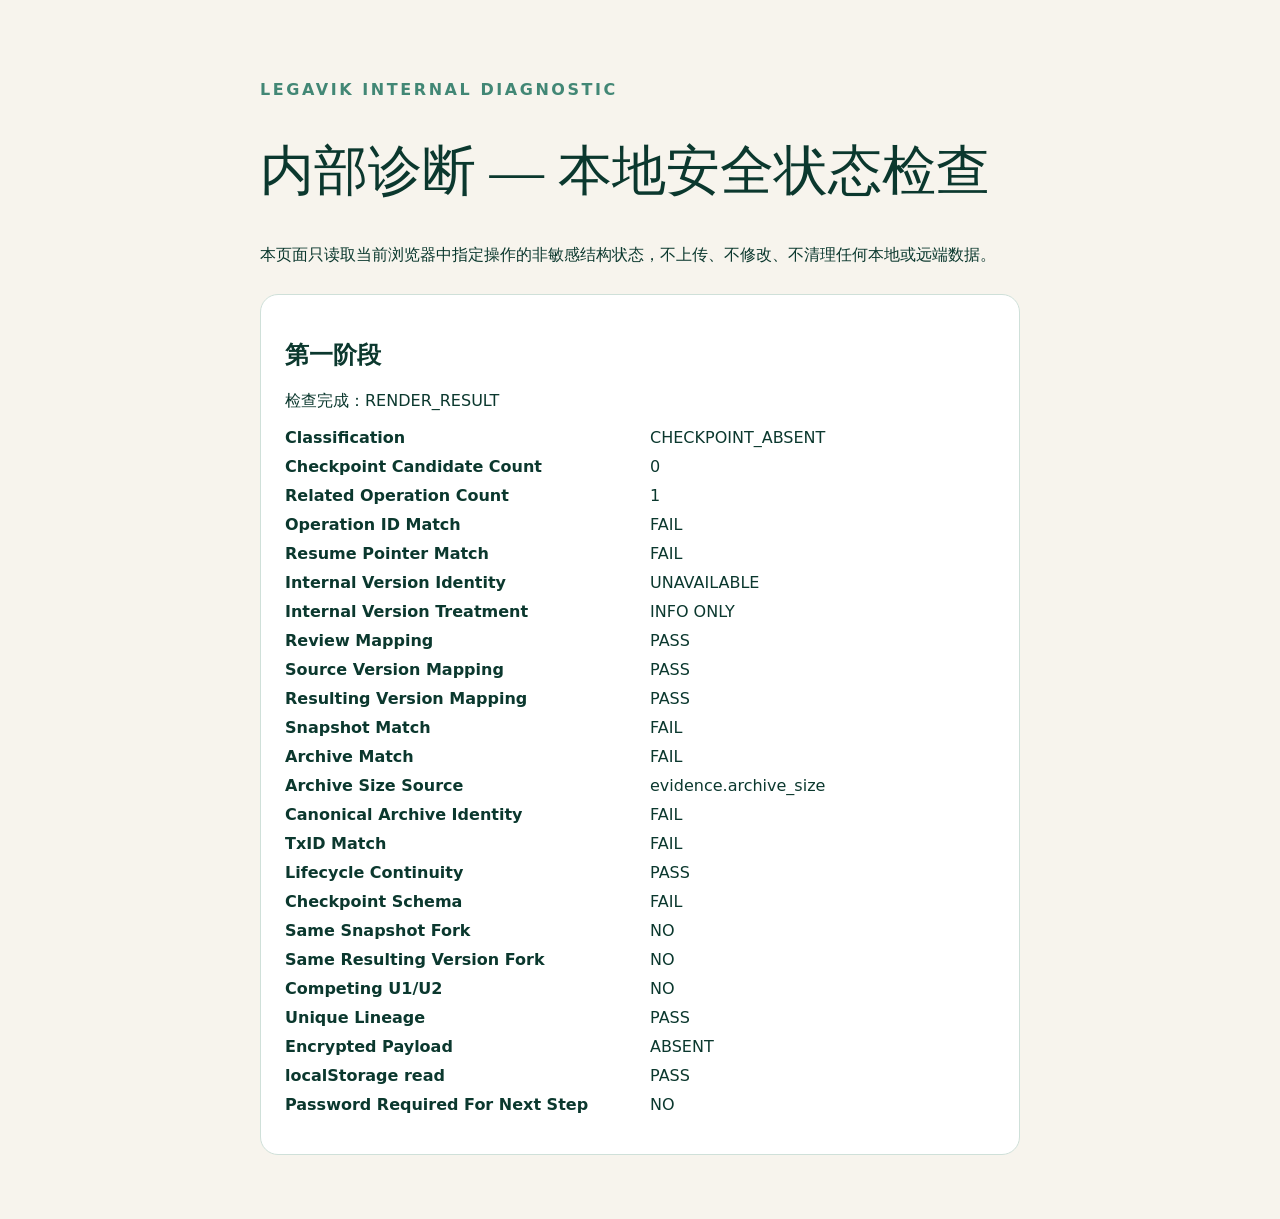
<file: web/internal/checkpoint-probe.html>
<!doctype html>
<html lang="zh-CN">
<head>
  <meta charset="utf-8">
  <meta name="viewport" content="width=device-width,initial-scale=1">
  <meta name="robots" content="noindex,nofollow">
  <title>内部诊断 — 本地安全状态检查</title>
  <link rel="stylesheet" href="checkpoint-probe.css">
</head>
<body>
  <main id="checkpoint-probe" aria-live="polite">
    <p class="eyebrow">LEGAVIK INTERNAL DIAGNOSTIC</p>
    <h1>内部诊断 — 本地安全状态检查</h1>
    <p>本页面只读取当前浏览器中指定操作的非敏感结构状态，不上传、不修改、不清理任何本地或远端数据。</p>
    <section class="card"><h2>第一阶段</h2><p id="probe-stage">正在检查：PAGE_INIT</p><dl id="first-stage"><dt>状态</dt><dd>正在只读检查…</dd></dl></section>
    <section class="card" id="unlock-section" hidden>
      <h2>继续检查本地恢复凭证</h2>
      <p>Recovery Password 仅在本浏览器内存中用于解锁当前加密检查点，不会上传或保存。</p>
      <label>Recovery Password <input id="checkpoint-password" type="password" autocomplete="off"></label>
      <button id="unlock-checkpoint" type="button">继续检查本地恢复凭证</button>
      <dl id="second-stage"></dl>
    </section>
  </main>
  <script type="module" src="checkpoint-probe.bundle.js"></script>
</body>
</html>
</file>
<file: web/account/account.legavik-fresh-resume-hardening-candidate-20260924-1.css>
:root{--ink:#062c22;--green:#064c3c;--mint:#48e39a;--paper:#faf8f2;--line:#d9e1dc;--muted:#66736e;font-family:Inter,"PingFang SC","Microsoft YaHei",sans-serif;color:var(--ink);background:var(--paper)}*{box-sizing:border-box}body{margin:0;background:linear-gradient(135deg,#faf8f2,#f2f6f2);min-height:100vh}.account-header{height:92px;display:flex;align-items:center;justify-content:space-between;padding:0 clamp(24px,5vw,76px);background:#fffdf8;border-bottom:1px solid var(--line)}.account-brand img{width:205px;max-height:66px;object-fit:contain}.account-header nav{display:flex;gap:28px}.account-header a{color:var(--ink);text-decoration:none;font-weight:700}main{min-height:calc(100vh - 92px)}.auth-layout{display:grid;place-items:center;padding:72px 20px}.auth-card{width:min(520px,100%);background:white;border:1px solid var(--line);border-radius:24px;padding:42px;box-shadow:0 24px 70px rgba(6,44,34,.08)}.eyebrow{letter-spacing:.18em;color:#36836d;font-size:12px;font-weight:800}.auth-card h1{font-family:Georgia,"Noto Serif SC",serif;font-size:38px;margin:12px 0}.auth-card>p{color:var(--muted);line-height:1.7}form{display:grid;gap:18px;margin-top:28px}label{display:grid;gap:8px;font-weight:700}input{width:100%;padding:15px;border:1px solid #bdcbc5;border-radius:12px;font:inherit}input:focus{outline:3px solid rgba(72,227,154,.25);border-color:#24835e}button,.primary-link{border:0;border-radius:12px;padding:14px 20px;background:var(--green);color:white;font:inherit;font-weight:800;cursor:pointer;text-align:center;text-decoration:none}button:disabled{opacity:.55;cursor:not-allowed}.link-button{background:transparent;color:var(--green);padding:6px}.auth-links{display:flex;justify-content:space-between;margin-top:24px}.form-message{margin:0;color:#b42318;font-weight:700}.form-message.success{color:#19744f}.center-layout{display:grid;grid-template-columns:280px 1fr;min-height:calc(100vh - 92px)}aside{background:#073a2e;color:white;padding:36px 24px;display:flex;flex-direction:column;gap:8px}aside h2{font-family:Georgia,serif;font-size:28px;margin:0 0 24px}aside button{width:100%;text-align:left;background:transparent;color:#dcebe5}aside button.active{background:#e8fff2;color:#064c3c}.aside-footer{margin-top:auto;display:grid;gap:8px}.aside-footer a{color:white;padding:14px 20px}.center-main{padding:52px clamp(24px,6vw,90px);max-width:1200px}.center-main h1{font-family:Georgia,"Noto Serif SC",serif;font-size:44px}.stat-grid{display:grid;grid-template-columns:repeat(2,minmax(0,1fr));gap:18px}.stat-grid article,.center-card,.record-list article,.empty-state{background:white;border:1px solid var(--line);border-radius:18px;padding:24px}.stat-grid span{display:block;color:var(--muted);margin-bottom:10px}.stat-grid strong{font-size:20px}.center-card{margin-top:24px}.center-card dl{display:grid;grid-template-columns:130px 1fr;gap:12px}.center-card dt{color:var(--muted)}.record-list{display:grid;gap:14px}.record-list h2{font-size:21px;margin:0 0 8px}.record-list p{color:var(--muted)}.security-note{background:#e8f7ef;padding:16px;border-radius:12px}.security-actions{display:flex;gap:12px;margin-top:24px}.loading{padding:80px;text-align:center}@media(max-width:760px){.account-header{height:72px;padding:0 18px}.account-brand img{width:150px}.account-header nav{gap:12px}.center-layout{grid-template-columns:1fr}aside{position:static}.stat-grid{grid-template-columns:1fr}.center-main{padding:30px 18px}.auth-card{padding:28px}.auth-card h1{font-size:32px}}
.payment-pending dl{display:grid;grid-template-columns:100px 1fr;gap:10px 18px;margin:26px 0}.payment-pending dt{color:var(--muted)}.payment-pending dd{margin:0;font-weight:750}.test-only-notice{display:grid;gap:5px;margin:22px 0;padding:16px 18px;border:1px solid #a6dcc5;border-radius:14px;background:#edf9f3;color:#174d3d}.test-only-notice span{font-size:14px;line-height:1.55}.test-recovery-link{display:block;margin-top:18px}.secondary-link{display:block;margin-top:18px;color:var(--green);font-weight:750;text-align:center;text-decoration:none}.global-header-host+main{min-height:calc(100vh - 94px)}
.center-layout{grid-template-columns:252px minmax(0,1fr)}.center-sidebar{padding:34px 20px;gap:6px}.center-sidebar h2{font-size:27px;margin:0 0 24px;padding:0 12px}.center-sidebar>button{min-height:44px;padding:11px 13px;border-radius:9px;font-size:14px}.center-sidebar>button.active{background:#e8f5ed}.aside-footer{gap:6px;padding-top:28px;border-top:1px solid rgba(255,255,255,.13)}.aside-footer a,.aside-footer button{padding:12px 13px;font-size:14px}.aside-footer button{background:transparent;text-align:left;color:#dcebe5}.center-main{width:100%;max-width:1320px;padding:56px clamp(30px,5vw,78px) 90px}.dashboard-heading{margin-bottom:30px}.dashboard-heading h1{margin:8px 0}.dashboard-heading>p:last-child{margin:0;color:var(--muted)}.dashboard-stats{grid-template-columns:repeat(4,minmax(0,1fr));gap:12px}.dashboard-stats article{padding:20px;border-radius:15px;background:#fffefa}.dashboard-stats span{min-height:34px;margin:0;color:var(--muted);font-size:12px;line-height:1.45}.dashboard-stats strong{display:block;overflow-wrap:anywhere;font-size:17px;line-height:1.35}.dashboard-stats small{display:block;margin-top:9px;color:#78837f;font-size:11px;line-height:1.45}.next-action-card{margin-top:22px;padding:30px 32px;display:flex;align-items:end;justify-content:space-between;gap:32px;border:1px solid #b9d1c6;border-radius:18px;background:#edf5ee}.next-action-card>div{max-width:660px}.next-action-card h2,.recent-maps h2{margin:7px 0 9px;font:500 27px/1.2 Georgia,"Noto Serif SC",serif}.next-action-card p:last-child{margin:0;color:#40544d;line-height:1.65}.next-action-card .primary-link,.next-action-card>button{flex:none;min-width:148px}.recent-maps{margin-top:22px;padding:26px 28px;border:1px solid var(--line);border-radius:18px;background:#fffefa}.recent-maps>header{display:flex;align-items:end;justify-content:space-between;gap:20px}.recent-maps h2{margin-bottom:0}.recent-map-list{margin-top:22px;border-top:1px solid var(--line)}.recent-map-list article{min-height:72px;padding:15px 2px;display:grid;grid-template-columns:minmax(210px,1fr) auto minmax(150px,auto) auto;gap:18px;align-items:center;border-bottom:1px solid var(--line)}.recent-map-list article>div{display:grid;gap:5px}.recent-map-list article>div span,.recent-map-list time{color:var(--muted);font-size:12px}.status-pill{padding:6px 9px;border-radius:999px;background:#e8f3ec;color:#235a48;font-size:12px}.quiet-action{padding:7px 0;border-radius:0;background:transparent;color:var(--green);white-space:nowrap}.support-placeholder{max-width:760px;padding:24px 0}.support-placeholder h1{margin:10px 0 16px}.support-placeholder>p:last-of-type{max-width:680px;color:var(--muted);line-height:1.75}.support-placeholder>div{display:flex;gap:14px;margin-top:30px}.support-placeholder .secondary-link{margin:0;padding:14px 20px}@media(max-width:1050px){.dashboard-stats{grid-template-columns:repeat(2,minmax(0,1fr))}.recent-map-list article{grid-template-columns:minmax(180px,1fr) auto auto}.recent-map-list time{grid-column:1/2}}@media(max-width:760px){.center-sidebar{position:static;padding:24px 18px}.center-sidebar h2{margin-bottom:14px}.aside-footer{margin-top:20px}.center-main{padding:34px 18px 70px}.dashboard-heading h1,.center-main h1{font-size:36px}.next-action-card{padding:24px;align-items:stretch;flex-direction:column;gap:22px}.next-action-card .primary-link,.next-action-card>button{width:100%}.recent-maps{padding:22px 18px}.recent-map-list article{grid-template-columns:1fr auto;gap:10px}.recent-map-list time{grid-column:1/2}.support-placeholder>div{align-items:stretch;flex-direction:column}}@media(max-width:430px){.dashboard-stats{grid-template-columns:1fr}.recent-maps>header{align-items:start;flex-direction:column}}
.lifecycle-map-list>article>header{display:flex;align-items:start;justify-content:space-between;gap:24px}.lifecycle-map-list>article>header p{margin:8px 0 0}.version-history{margin-top:18px;border-top:1px solid var(--line);padding-top:16px}.version-history summary{cursor:pointer;color:var(--green);font-weight:800}.version-history>div{margin-top:12px}.version-history article{display:flex;align-items:center;justify-content:space-between;gap:20px;padding:14px 0;border:0;border-top:1px solid #edf0ed;border-radius:0;background:transparent}.version-history article>div{display:flex;align-items:center;gap:12px}.version-history article span,.version-history time{color:var(--muted);font-size:13px}@media(max-width:760px){.lifecycle-map-list>article>header,.version-history article{align-items:flex-start;flex-direction:column;gap:10px}}
.recovery-verification{display:flex;align-items:center;justify-content:space-between;gap:24px;margin-top:20px;padding:18px 20px;border:1px solid #cfe2d7;border-radius:14px;background:#f1f8f3}.recovery-verification h3{margin:5px 0 0;font-size:19px}.recovery-verification dl{display:grid;grid-template-columns:auto auto;gap:5px 14px;margin:0;font-size:13px}.recovery-verification dt{color:var(--muted)}.recovery-verification dd{margin:0;font-weight:700}.guided-drill-history{margin-top:14px;padding:15px 18px;border:1px solid var(--line);border-radius:12px;background:#fffefa}.guided-drill-history summary{cursor:pointer;color:var(--green);font-weight:800}.guided-drill-history>div{margin-top:12px}.guided-drill-history article{display:grid;grid-template-columns:auto 1fr auto;gap:14px;align-items:center;padding:11px 0;border:0;border-top:1px solid #edf0ed;border-radius:0;background:transparent}.guided-drill-history time{color:var(--muted);font-size:13px}@media(max-width:760px){.recovery-verification{align-items:flex-start;flex-direction:column}.guided-drill-history article{grid-template-columns:auto 1fr}.guided-drill-history .status-pill{grid-column:1/-1;width:max-content}}
.recent-map-entry{cursor:pointer;border-radius:10px;transition:background .15s ease,box-shadow .15s ease}.recent-map-entry:hover,.recent-map-entry:focus-visible{background:#f3f7f4;box-shadow:0 0 0 6px #f3f7f4;outline:none}.map-card-actions{display:flex;align-items:stretch;gap:12px;margin-top:18px}.map-card-actions .secondary-link{display:inline-flex;min-height:44px;min-width:164px;align-items:center;justify-content:center;margin:0;padding:11px 16px;border:1px solid #9bb8ac;border-radius:10px;background:#fff;color:var(--green);font:inherit;font-weight:750;line-height:1.2;text-align:center;text-decoration:none}.map-card-actions .secondary-link:hover{background:#edf5f0}.map-card-actions button.secondary-link{cursor:pointer}@media(max-width:760px){.map-card-actions{align-items:stretch;flex-direction:column}.map-card-actions .secondary-link{width:100%}}

/* Product & Service V1: current-map service entries only. */
.service-management{margin-top:24px;padding:26px 28px;border:1px solid var(--line);border-radius:18px;background:#fffefa}.service-management>header h2{margin:7px 0 0;font:500 27px/1.2 Georgia,"Noto Serif SC",serif}.service-management>div{display:grid;grid-template-columns:repeat(2,minmax(0,1fr));gap:14px;margin-top:22px}.service-management article{padding:21px;border:1px solid #dce7e0;border-radius:14px;background:#f7faf7}.service-management article h3{margin:8px 0;color:#143e32;font-size:18px}.service-management article>strong{display:block;margin:12px 0;color:#143e32;font-size:20px}.service-management article>p:not(.eyebrow){min-height:44px;color:var(--muted);font-size:13px;line-height:1.6}.service-management article .primary-link,.service-management article>button{display:inline-flex;align-items:center;justify-content:center;margin-top:8px}.service-management article .secondary-link{display:inline-block;margin-top:8px;text-align:left}.center-service-backdrop{position:fixed;z-index:130;inset:0;display:grid;place-items:center;padding:24px;background:rgba(5,33,26,.48)}.center-service-confirm{width:min(540px,100%);padding:34px;border:1px solid #d8e4dc;border-radius:18px;background:#fffdf8;box-shadow:0 24px 70px rgba(6,38,30,.24)}.center-service-close{float:right;width:40px;height:40px;border:1px solid #d2e1d8;border-radius:50%;background:#fff;color:#153e32;font-size:24px}.center-service-confirm h2{margin:10px 0 18px;color:#123d31;font-size:30px}.center-service-confirm>strong{display:block;color:#143e32;font-size:24px}.center-service-confirm>p{color:#526b62;line-height:1.65}.center-service-confirm>div{margin-top:18px;padding:15px;border-left:3px solid #34d48a;background:#eef9f2;color:#4c655c;font-size:12px;line-height:1.6}.center-service-confirm footer{margin-top:24px}@media(max-width:760px){.service-management{padding:22px 18px}.service-management>div{grid-template-columns:1fr}.service-management article>p:not(.eyebrow){min-height:0}.center-service-backdrop{place-items:end center;padding:0}.center-service-confirm{padding:28px 22px;border-radius:18px 18px 0 0}}

/* Customer Center V1: one authenticated state, concise status hierarchy. */
.overview-sections{display:grid;gap:14px}.status-summary{display:flex;align-items:center;justify-content:space-between;gap:30px;padding:24px 26px;border:1px solid var(--line);border-radius:16px;background:#fffefa}.status-summary>div{min-width:0}.status-summary strong{display:block;margin:6px 0 8px;font:500 25px/1.25 Georgia,"Noto Serif SC",serif}.status-summary p:last-child{margin:0;color:var(--muted);line-height:1.6}.status-summary button{flex:none;min-width:168px}.activity-list,.independent-recovery,.annual-current{margin-top:22px;padding:26px 28px;border:1px solid var(--line);border-radius:18px;background:#fffefa}.activity-list h2,.independent-recovery h2,.annual-current h2{margin:7px 0 18px;font:500 27px/1.25 Georgia,"Noto Serif SC",serif}.activity-list ol{margin:0;padding:0;list-style:none}.activity-list li{display:flex;align-items:center;justify-content:space-between;gap:24px;padding:14px 0;border-top:1px solid #edf0ed}.activity-list time{color:var(--muted);font-size:13px}.material-status-grid{display:grid;grid-template-columns:repeat(2,minmax(0,1fr));gap:14px}.material-status-grid article{padding:24px;border:1px solid var(--line);border-radius:16px;background:#fffefa}.material-status-grid h2{margin:0 0 14px;font-size:19px}.material-status-grid strong,.annual-current>strong{color:var(--green);font-size:21px}.independent-recovery>p:not(.eyebrow){max-width:760px;color:var(--muted);line-height:1.7}.independent-recovery>div{display:flex;align-items:center;gap:14px;margin-top:22px}.independent-recovery .secondary-link{margin:0}.annual-history{margin-top:14px}@media(max-width:760px){.status-summary{align-items:stretch;flex-direction:column;gap:20px}.status-summary button{width:100%}.activity-list,.independent-recovery,.annual-current{padding:22px 18px}.activity-list li{align-items:flex-start;flex-direction:column;gap:6px}.material-status-grid{grid-template-columns:1fr}.independent-recovery>div{align-items:stretch;flex-direction:column}.independent-recovery .primary-link,.independent-recovery .secondary-link{width:100%}}

/* Customer Center Productization Batch 1: lighter hierarchy and secondary emergency recovery. */
.version-history .version-actions{gap:8px;flex-wrap:wrap}.version-history .version-actions .quiet-action{display:inline-flex;align-items:center;justify-content:center;min-height:34px;padding:6px 11px;border:1px solid #a4c5b6;border-radius:8px;background:#f1f8f3;color:var(--green);font-size:12px;font-weight:750;text-decoration:none}.version-history .version-actions .quiet-action:hover{background:#e6f3e9}.version-history .historical-version-note{color:var(--muted);font-size:12px}
.current-plan,.order-history{margin-top:18px;padding:24px 26px;border:1px solid var(--line);border-radius:16px;background:#fffefa}.current-plan h2,.order-history h2{margin:7px 0 10px;font:500 25px/1.25 Georgia,"Noto Serif SC",serif}.current-plan>p:last-child{margin-bottom:0;color:var(--muted);line-height:1.6}.order-history .record-list article{padding:18px 0;border:0;border-top:1px solid #edf0ed;border-radius:0;background:transparent}.order-history .record-list h3{margin:0 0 8px}.version-history>h2{margin:7px 0 12px;font:500 23px/1.25 Georgia,"Noto Serif SC",serif}.version-actions{display:flex;align-items:center;gap:14px}.version-actions>span{color:var(--muted);font-size:12px}.tertiary-link{display:inline-flex;align-items:center;margin:0;padding:6px 0;border:0;border-bottom:1px solid #8db3a4;border-radius:0;background:transparent;color:var(--green);font:inherit;font-size:13px;font-weight:750;text-decoration:none;cursor:pointer}.independent-recovery{padding:20px 22px;background:transparent}.independent-recovery h2{font-size:22px}.independent-recovery>div{gap:22px;margin-top:16px}.center-explanation-backdrop{position:fixed;z-index:180;inset:0;display:grid;place-items:center;padding:22px;background:rgba(5,33,26,.48)}.center-explanation{width:min(590px,100%);padding:32px;border:1px solid #d8e4dc;border-radius:18px;background:#fffdf8;box-shadow:0 24px 70px rgba(6,38,30,.22)}.center-explanation h2{margin:8px 0 18px;font:500 28px/1.25 Georgia,"Noto Serif SC",serif}.center-explanation p:not(.eyebrow){color:var(--muted);line-height:1.7}.center-explanation-close{float:right;width:38px;height:38px;padding:0;border:1px solid #d2e1d8;border-radius:50%;background:#fff;color:var(--ink);font-size:23px}.security-actions button{min-width:160px}.overview-sections .status-summary button{padding:10px 15px;background:#fff;border:1px solid #9bb8ac;color:var(--green)}@media(max-width:760px){.current-plan,.order-history{padding:22px 18px}.version-actions{align-items:flex-start;flex-direction:column;gap:8px}.center-explanation-backdrop{place-items:end center;padding:0}.center-explanation{border-radius:18px 18px 0 0}.independent-recovery>div{gap:12px}}

/* Recovery Review V1: local checklist and non-sensitive lifecycle summary. */
.review-summary,.review-checklist,.review-history,.review-privacy,.review-update{margin-top:20px;padding:24px 26px;border:1px solid var(--line);border-radius:16px;background:#fffefa}.review-summary{display:flex;align-items:center;justify-content:space-between;gap:28px}.review-summary h2,.review-checklist h2,.review-history h2,.review-privacy h2,.review-update h2{margin:0 0 10px;font:500 25px/1.25 Georgia,"Noto Serif SC",serif}.review-summary p,.review-privacy p,.review-update p{color:var(--muted);line-height:1.65}.review-summary>button{flex:none}.review-checklist>header{display:flex;align-items:center;justify-content:space-between;gap:20px}.review-checklist fieldset{margin:16px 0 0;padding:18px;border:1px solid #dce7e0;border-radius:12px}.review-checklist legend{padding:0 7px;color:var(--green);font-weight:750}.review-checklist fieldset>label{display:inline-flex;align-items:center;gap:7px;margin:4px 18px 4px 0}.review-checklist .review-note{display:flex;margin-top:12px;color:var(--muted);font-size:13px}.review-checklist .review-note input{width:min(430px,100%);margin-left:10px}.review-checklist .actions{display:flex;gap:12px;margin-top:20px}.review-checklist #review-message{margin-top:12px;color:var(--muted)}.review-history article{padding:16px 0;border-top:1px solid #edf0ed}.review-history article>div{display:flex;justify-content:space-between;gap:16px}.review-history article span,.review-history article p{color:var(--muted);font-size:13px}.review-privacy details{margin-top:14px}.review-update{border-left:4px solid #c99b3b;background:#fffbef}.review-update .primary-link{display:inline-flex;margin-top:8px}@media(max-width:760px){.review-summary,.review-checklist,.review-history,.review-privacy,.review-update{padding:21px 18px}.review-summary,.review-checklist>header{align-items:stretch;flex-direction:column}.review-summary>button,.review-checklist .actions button{width:100%}.review-checklist fieldset>label{display:flex}.review-checklist .review-note{align-items:stretch;flex-direction:column}.review-checklist .review-note input{width:100%;margin:8px 0 0}.review-checklist .actions{flex-direction:column}.review-history article>div{flex-direction:column}}

/* Recovery Review productization: overview-first, local detail, no Customer Center redesign. */
.review-overview,.review-workspace,.review-adviser{margin-top:20px;padding:24px 26px;border:1px solid var(--line);border-radius:16px;background:#fffefa}.review-overview h2,.review-adviser h2{margin:0 0 16px;font:500 25px/1.25 Georgia,"Noto Serif SC",serif}.review-overview dl{display:grid;grid-template-columns:minmax(150px,auto) 1fr;gap:9px 22px;margin:0}.review-overview dt{color:var(--muted)}.review-overview dd{margin:0;font-weight:700}.review-workspace>summary{cursor:pointer;color:var(--green);font-size:17px;font-weight:800}.review-workspace[open]>summary{margin-bottom:8px}.review-response-options{display:flex;align-items:center;gap:24px;flex-wrap:wrap}.review-response-options label{display:inline-flex;grid-template-columns:auto auto;align-items:center;gap:7px;white-space:nowrap}.review-response-options input{width:auto}.review-note-guidance{margin:8px 0 0;color:var(--muted);font-size:12px;line-height:1.55}.entitlement-exhausted{max-width:440px;margin:0;color:#76531b;font-weight:700}.review-report-actions{justify-content:flex-start!important;gap:14px!important}.review-adviser p{color:var(--muted);line-height:1.65}.review-privacy{padding:0}.review-privacy details{margin:0;padding:18px 22px}.review-privacy summary{cursor:pointer;color:var(--green);font-weight:800}@media(max-width:760px){.review-overview,.review-workspace,.review-adviser{padding:21px 18px}.review-overview dl{grid-template-columns:1fr;gap:4px}.review-overview dd{margin-bottom:10px}.review-response-options{gap:18px}.review-history article>div.review-report-actions{flex-direction:row}}
</file>
<file: web/account/auth-ux.legavik-fresh-resume-hardening-candidate-20260924-1.css>
button,
.primary-link {
  transition: transform .12s ease, filter .15s ease, box-shadow .15s ease;
}

button:hover,
.primary-link:hover {
  filter: brightness(1.08);
  box-shadow: 0 7px 18px rgba(6, 76, 60, .16);
}

button:active,
.primary-link:active {
  transform: translateY(1px) scale(.985);
  filter: brightness(.96);
  box-shadow: 0 2px 8px rgba(6, 76, 60, .14);
}

button:focus-visible,
.primary-link:focus-visible {
  outline: 3px solid rgba(72, 227, 154, .38);
  outline-offset: 3px;
}

button[aria-busy="true"] {
  cursor: progress;
  filter: saturate(.78);
}

button[aria-busy="true"]::after {
  content: "";
  display: inline-block;
  width: .75em;
  height: .75em;
  margin-left: 9px;
  border: 2px solid rgba(255, 255, 255, .45);
  border-top-color: #fff;
  border-radius: 50%;
  animation: auth-spin .8s linear infinite;
}

.link-button[aria-busy="true"]::after {
  border-color: rgba(6, 76, 60, .28);
  border-top-color: var(--green);
}

.send-status {
  min-height: 1.5em;
  margin: 0;
  color: #46655b;
}

.password-policy {
  margin: 0;
  color: #52665f;
}

.auth-card > p:not(.eyebrow),
.auth-card .form-message,
.auth-card .send-status,
.auth-card .password-policy {
  font-size: 14px;
  line-height: 1.5;
}

.password-control {
  position: relative;
  display: block;
}

.password-control input {
  padding-right: 52px;
}

.password-toggle {
  position: absolute;
  top: 50%;
  right: 7px;
  transform: translateY(-50%);
  display: grid;
  place-items: center;
  width: 40px;
  height: 40px;
  padding: 0;
  border-radius: 9px;
  background: transparent;
  color: var(--green);
  box-shadow: none;
}

.password-toggle:hover {
  background: #edf7f1;
  box-shadow: none;
}

.password-toggle:active {
  transform: translateY(calc(-50% + 1px)) scale(.96);
}

.password-toggle svg {
  width: 21px;
  height: 21px;
  fill: none;
  stroke: currentColor;
  stroke-width: 1.8;
}

.password-toggle .eye-open { display: none; }
.password-toggle .eye-closed { display: block; }
.password-toggle[aria-pressed="true"] .eye-open { display: block; }
.password-toggle[aria-pressed="true"] .eye-closed { display: none; }

.password-toggle[aria-busy="true"]::after {
  display: none;
}

@keyframes auth-spin {
  to { transform: rotate(360deg); }
}

@media (prefers-reduced-motion: reduce) {
  button,
  .primary-link { transition: none; }
  button[aria-busy="true"]::after { animation: none; }
}
</file>
<file: src/ui/skrek-global-header.legavik-fresh-resume-hardening-candidate-20260924-1.css>
.global-header-host{display:block;position:sticky;top:0;z-index:30;height:94px;background:#fbf8f2;border-bottom:1px solid rgba(20,32,29,.08);backdrop-filter:blur(18px)}
.global-header-host .nav-shell{height:94px;display:flex;align-items:center;gap:28px;padding:0 clamp(28px,3.2vw,48px);background:transparent;border:0;position:static}
.global-header-host .wordmark{display:flex;align-items:center;width:310px;max-width:25vw;border:0;background:none;text-decoration:none}
.global-header-host .wordmark img{display:block;width:auto;height:70px;max-width:100%;object-fit:contain;object-position:left center}
.global-header-host .nav-shell nav{display:flex;align-items:center;gap:2px;margin-left:auto}
.global-header-host .nav-shell nav a,.global-header-host .text-button{border:0;background:transparent;padding:10px 12px;color:#65706c;border-radius:9px;text-decoration:none;font-size:13px;font-weight:680;white-space:nowrap}
.global-header-host .nav-shell nav a:hover,.global-header-host .nav-shell nav a.active,.global-header-host .text-button:hover{background:#fff;color:#14201d}
.global-header-host .nav-actions{display:flex;align-items:center;gap:6px}
.global-header-host .nav-actions .button{display:inline-flex;align-items:center;min-height:auto;padding:10px 14px;border-radius:12px;background:#0c211c;color:#fff;text-decoration:none;font-size:13px;font-weight:750;box-shadow:0 10px 26px rgba(12,33,28,.14)}
.global-header-host .menu{display:none;border:0;background:transparent;font-size:22px;box-shadow:none;color:#14201d;padding:8px}
@media(max-width:980px){.global-header-host .nav-shell nav{display:none}.global-header-host .menu{display:block}.global-header-host.menu-open{height:auto}.global-header-host.menu-open .nav-shell{height:auto;flex-wrap:wrap;padding-top:16px;padding-bottom:16px}.global-header-host.menu-open .nav-shell nav{display:flex;order:3;width:100%;overflow:auto}}
@media(max-width:640px){.global-header-host{height:72px}.global-header-host .nav-shell{height:72px;padding:0 16px}.global-header-host .wordmark{width:210px;max-width:58vw}.global-header-host .wordmark img{height:52px}.global-header-host .nav-actions .text-button,.global-header-host .nav-actions .button{display:none}.global-header-host.menu-open .nav-actions{display:flex;order:4;width:100%;justify-content:flex-end}.global-header-host.menu-open .nav-actions .text-button,.global-header-host.menu-open .nav-actions .button{display:inline-flex}.global-header-host.menu-open .nav-actions .menu{position:absolute;right:16px;top:14px}}
</file>
<file: web/v2/v2.legavik-fresh-resume-hardening-candidate-20260924-1.css>
:root{--ink:#14201d;--muted:#65706c;--paper:#f7f6f1;--white:#fff;--dark:#0c211c;--green:#286e57;--mint:#dcece3;--sand:#e9d7bd;--line:#dfe4df;--danger:#a4473f;--shadow:0 22px 65px rgba(16,40,32,.1);--radius:22px;--ease:cubic-bezier(.2,.75,.25,1);font-family:Inter,"SF Pro Display","PingFang SC",system-ui,sans-serif;color:var(--ink);background:var(--paper)}*{box-sizing:border-box}html{scroll-behavior:smooth}body{margin:0;background:radial-gradient(circle at 90% 0,#e7efe9 0,transparent 30%),var(--paper)}button,input,textarea,select{font:inherit}button,a{cursor:pointer}button:focus-visible,input:focus-visible,textarea:focus-visible,select:focus-visible,a:focus-visible{outline:3px solid #70c9a8;outline-offset:3px}.skip-link{position:fixed;left:-999px;top:12px;z-index:100;background:#fff;padding:12px}.skip-link:focus{left:12px}.app-header{height:80px;display:flex;align-items:center;gap:28px;padding:0 clamp(20px,5vw,72px);background:rgba(247,246,241,.9);border-bottom:1px solid rgba(20,32,29,.08);backdrop-filter:blur(18px);position:sticky;top:0;z-index:30}.brand{border:0;background:none;font:600 27px/1 Georgia,serif;letter-spacing:.12em;color:var(--ink);text-align:left}.brand small{display:block;margin-top:6px;font:750 7px/1 Inter,sans-serif;letter-spacing:.2em;color:var(--green)}.app-title{display:grid;gap:3px;border-left:1px solid var(--line);padding-left:26px}.app-title strong{font-size:14px}.app-title span{font-size:11px;color:var(--muted)}.header-actions{margin-left:auto;display:flex;gap:8px}.quiet-button{border:0;background:transparent;color:var(--muted);text-decoration:none;padding:10px 13px;border-radius:10px}.quiet-button:hover{background:#fff;color:var(--ink)}#flow-nav{display:flex;justify-content:center;gap:0;padding:20px 24px;background:#fff;border-bottom:1px solid var(--line);overflow:auto;white-space:nowrap;position:sticky;top:80px;z-index:20}#flow-nav button{display:flex;align-items:center;gap:8px;border:0;background:none;color:#7b8581;padding:8px 10px;font-size:12px;font-weight:700}#flow-nav button:before{content:attr(data-step);display:grid;place-items:center;width:26px;height:26px;border-radius:50%;background:#edf0ed;color:#6e7773}#flow-nav button+button:after{content:"";width:22px;height:1px;background:var(--line);position:absolute;transform:translateX(-25px)}#flow-nav button.active{color:var(--ink)}#flow-nav button.active:before{background:var(--dark);color:white}#flow-nav button.complete:before{content:"✓";background:var(--green);color:white}main{width:min(1120px,calc(100% - 40px));margin:0 auto;padding:54px 0 110px;min-height:calc(100vh - 180px);animation:enter .28s var(--ease)}@keyframes enter{from{opacity:.35;transform:translateY(8px)}to{opacity:1;transform:none}}h1,h2,h3{font-family:Georgia,"Songti SC",serif;font-weight:500}h1{font-size:clamp(38px,5vw,60px);line-height:1.08;margin:10px 0 16px}h2{font-size:26px}p{line-height:1.7}.module-heading,.page-intro{max-width:760px;margin-bottom:30px}.eyebrow{font-size:11px;font-weight:850;letter-spacing:.18em;color:var(--green)}.security-note{display:flex;gap:18px;align-items:center;background:var(--dark);color:#fff;padding:18px 22px;border-radius:16px;margin:24px 0 30px}.security-note span{color:#b9cbc4}.card,fieldset{border:1px solid var(--line);background:rgba(255,255,255,.94);border-radius:var(--radius);padding:26px;margin:0 0 18px;box-shadow:0 12px 42px rgba(18,42,34,.055)}fieldset legend{background:var(--mint);color:var(--dark);padding:7px 12px;border-radius:9px;font-weight:800}.field{display:grid;gap:8px;font-weight:700;margin:15px 0}.field input,.field textarea,.field select,input,textarea,select{width:100%;padding:14px;border:1px solid #ccd5d0;border-radius:11px;background:#fff}.field textarea,textarea{min-height:112px;resize:vertical}.choice{display:flex;align-items:center;gap:10px;padding:11px 12px;margin:7px 0;border:1px solid var(--line);border-radius:11px;background:#fafbf9}.choice input{width:auto}.actions{display:flex;gap:10px;flex-wrap:wrap;margin:22px 0}button,.button{border:1px solid transparent;border-radius:12px;background:var(--dark);color:#fff;padding:13px 18px;font-weight:760;transition:.18s var(--ease);box-shadow:0 9px 24px rgba(12,33,28,.13)}button:hover,.button:hover{transform:translateY(-1px);background:#15372e}button:active,.button:active{transform:scale(.98)}button:disabled{opacity:.38;cursor:not-allowed;transform:none}.secondary,.quiet{background:#fff!important;color:var(--ink)!important;border-color:var(--line)!important;box-shadow:none!important}.danger{background:#fff!important;color:var(--danger)!important;border-color:#e8c9c6!important;box-shadow:none!important}.catalog{padding:30px}.catalog-head{display:grid;grid-template-columns:1fr 330px;gap:24px;align-items:end}.catalog-search{display:grid;gap:8px;font-size:12px;font-weight:800}.catalog-tabs{display:flex;gap:7px;overflow:auto;padding:20px 0 16px}.catalog-tabs button{white-space:nowrap;padding:9px 12px}.catalog-tabs .active{background:var(--mint)!important;border-color:#8bb6a4!important}.catalog-grid{display:grid;grid-template-columns:repeat(4,1fr);gap:10px}.catalog-choice{position:relative;min-height:118px;text-align:left;background:#fff;color:var(--ink);border-color:var(--line);box-shadow:none}.catalog-choice:hover{background:#f3f7f4}.catalog-choice.selected{background:var(--mint);border-color:var(--green)}.catalog-choice strong,.catalog-choice small{display:block}.catalog-choice small{margin-top:22px;color:var(--muted)}.catalog-check{position:absolute;right:12px;top:12px;width:25px;height:25px;border-radius:50%;display:grid;place-items:center;background:#edf2ee;color:var(--green)}.selected-accounts{margin-top:45px}.account-fields{display:grid;grid-template-columns:repeat(2,1fr);gap:0 18px}.custom-catalog{position:fixed;inset:0 0 0 auto;width:min(470px,100%);padding:48px 32px;background:#fff;z-index:80;box-shadow:-25px 0 70px rgba(5,22,17,.2);overflow:auto}.custom-catalog:before{content:"添加自定义项目";display:block;font:500 32px Georgia,serif;margin-bottom:28px}.custom-catalog:after{content:"名称、类别和备注将保存在本次Recovery Map草稿中。";display:block;color:var(--muted);margin-top:18px}.selected-summary{display:flex;gap:8px;flex-wrap:wrap;margin:16px 0 30px}.selected-summary span{background:var(--mint);border-radius:99px;padding:8px 11px;font-size:12px;font-weight:760}.sticky-actions{position:sticky;bottom:16px;display:flex;align-items:center;gap:10px;padding:14px;background:rgba(255,255,255,.93);border:1px solid var(--line);border-radius:16px;box-shadow:var(--shadow);z-index:15;backdrop-filter:blur(16px)}.sticky-actions span{margin-right:auto;color:var(--muted);font-size:12px}.dashboard-hero{display:grid;grid-template-columns:1fr 310px;gap:58px;align-items:center;padding:48px;background:var(--dark);border-radius:30px;color:white;overflow:hidden}.dashboard-hero p{color:#b9cbc4}.recovery-compass{width:230px;aspect-ratio:1;border-radius:50%;border:16px solid rgba(255,255,255,.08);display:grid;place-items:center;position:relative}.recovery-compass:after{content:"";position:absolute;inset:15px;border:1px solid rgba(255,255,255,.12);border-radius:50%}.recovery-compass strong{font:500 54px Georgia,serif}.recovery-compass span{display:block;text-align:center;color:#a8bcb4;font-size:11px;letter-spacing:.12em}.journey{margin-top:24px;background:#fff;border-radius:var(--radius);padding:28px;border:1px solid var(--line)}.journey-row{display:grid;grid-template-columns:42px 1fr auto;gap:16px;align-items:center;padding:17px 0;border-bottom:1px solid var(--line)}.journey-row:last-child{border-bottom:0}.journey-row b{display:grid;place-items:center;width:34px;height:34px;border-radius:50%;background:#eef2ef}.journey-row.complete b{background:var(--mint);color:var(--green)}.journey-row p{margin:3px 0;color:var(--muted)}.journey-row button{padding:9px 12px}.report-account h3{margin-top:28px;color:var(--green);font:800 12px Inter,sans-serif;letter-spacing:.08em;text-transform:uppercase}dl{display:grid;grid-template-columns:repeat(3,1fr);gap:12px}dl div{background:#f0f4f1;padding:16px;border-radius:12px}dt{color:var(--muted);font-size:11px}dd{margin:6px 0 0;font-weight:800}.issue{border-color:#dec0bd;background:#fff9f8}.complete{color:var(--green)}.muted{color:var(--muted)}.hidden{display:none!important}.focus{box-shadow:0 0 0 4px #98c8b4!important}.payment-gate{text-align:center;max-width:720px;margin:auto;padding:48px}.payment-gate .price{font:500 50px Georgia,serif;margin:18px}.help-drawer{position:fixed;inset:0 0 0 auto;width:min(430px,100%);background:#fff;padding:46px 32px;z-index:90;box-shadow:-22px 0 70px rgba(7,20,16,.2)}.help-drawer button{position:absolute;right:20px;top:20px}.help-drawer li{margin:12px 0;line-height:1.6}#toast{position:fixed;left:50%;bottom:24px;transform:translate(-50%,20px);opacity:0;background:var(--dark);color:#fff;padding:12px 17px;border-radius:10px;z-index:100;transition:.2s}#toast.show{opacity:1;transform:translate(-50%,0)}footer{padding:32px;text-align:center;color:var(--muted);font-size:12px;border-top:1px solid var(--line)}@media(max-width:900px){.catalog-grid{grid-template-columns:repeat(3,1fr)}.dashboard-hero{grid-template-columns:1fr}.recovery-compass{margin:auto}.catalog-head{grid-template-columns:1fr}.account-fields{grid-template-columns:1fr}}@media(max-width:640px){.app-header{padding:0 16px}.app-title{display:none}.header-actions .quiet-button:first-child{display:none}#flow-nav{justify-content:flex-start;top:80px}#flow-nav button{font-size:0}#flow-nav button:before{font-size:12px}main{width:min(100% - 28px,1120px);padding-top:34px}.catalog-grid{grid-template-columns:repeat(2,1fr)}.catalog{padding:18px}.security-note{display:grid}.dashboard-hero{padding:28px}.sticky-actions{bottom:8px}.sticky-actions span{display:none}dl{grid-template-columns:1fr}.header-actions{gap:0}}@media(prefers-reduced-motion:reduce){*{scroll-behavior:auto!important;animation:none!important;transition:none!important}}
</file>
<file: web/v2/readiness.legavik-fresh-resume-hardening-candidate-20260924-1.css>
.readiness-summary {
  background: #10243d;
  color: #fff;
  border-radius: 16px;
  padding: 18px 22px;
  margin: 0 0 16px;
}

.readiness-summary div {
  display: flex;
  align-items: baseline;
  gap: 10px;
}

.readiness-summary strong {
  font-size: 2rem;
}

.readiness-summary progress {
  width: 100%;
  height: 12px;
  accent-color: #45d18b;
}

.readiness-summary p {
  margin: 8px 0 0;
  color: #d5e1ee;
}
</file>
<file: web/v2/product-integration.legavik-fresh-resume-hardening-candidate-20260924-1.css>
.process-status ol {
  display: grid;
  gap: 10px;
  padding: 0;
  list-style: none;
}

/* Batch 2 A1: Update-only secure shell. Create Mode remains on the product shell. */
body.secure-workspace .global-header-host{min-height:0}
body.secure-workspace .global-header-host>.secure-workspace-header{display:flex;min-height:72px;align-items:center;justify-content:space-between;gap:20px;padding:14px clamp(20px,4vw,64px);border-bottom:1px solid var(--border-subtle);background:#fff}
body.secure-workspace .secure-workspace-header .brand img{display:block;width:auto;height:36px;max-width:min(260px,55vw);object-fit:contain}
body.secure-workspace .secure-workspace-header .quiet-link{color:var(--brand-deep-green);font-size:.9rem;font-weight:750;text-decoration:none}
body.secure-workspace .secure-workspace-header .quiet-link:hover{text-decoration:underline;text-underline-offset:4px}
body.secure-workspace>.map-context,body.secure-workspace>#flow-nav,body.secure-workspace>footer{display:none}
body.secure-workspace main#app{padding-top:34px}
@media(max-width:700px){body.secure-workspace .global-header-host>.secure-workspace-header{min-height:64px;padding:12px 18px}body.secure-workspace .secure-workspace-header .brand img{height:30px}}

.process-status li {
  padding: 12px 14px;
  border-radius: 10px;
  background: #eef2ef;
  color: #65706c;
}

.process-status li.active {
  background: #0c211c;
  color: #fff;
  animation: process-pulse 1.2s ease-in-out infinite;
}

.process-status li.done {
  background: #dcece3;
  color: #286e57;
  font-weight: 800;
}

.dashboard-status {
  font-size: 13px;
  color: #a8bcb4 !important;
}

@keyframes process-pulse {
  50% { opacity: .72; }
}

.completion-check {
  width: 72px;
  height: 72px;
  display: grid;
  place-items: center;
  border-radius: 50%;
  background: #286e57;
  color: #fff;
  font-size: 38px;
  animation: completion-in .42s cubic-bezier(.2,.8,.2,1);
}

@keyframes completion-in {
  from { opacity: 0; transform: scale(.65); }
  to { opacity: 1; transform: scale(1); }
}

.before-begin{max-width:900px;margin:28px auto 80px}.before-begin>p{max-width:700px}.before-begin ol{display:grid;grid-template-columns:repeat(2,minmax(0,1fr));gap:12px;padding:0;list-style:none;margin:28px 0}.before-begin li{border:1px solid #dfe6e1;border-radius:16px;padding:18px;background:#fff}.before-begin li strong,.before-begin li span{display:block}.before-begin li span{color:#65706c;margin-top:6px;line-height:1.55}
.module-instructions{border:1px solid #cfe1d8;border-radius:16px;background:#f2f8f4;margin:0 0 24px;overflow:hidden}.module-instructions summary{cursor:pointer;padding:15px 18px;font-weight:750;color:#0c211c}.module-instructions>div{padding:0 18px 16px;display:grid;grid-template-columns:repeat(2,minmax(0,1fr));gap:8px 24px}.module-instructions p{margin:0;color:#65706c;line-height:1.55}.module-instructions strong{color:#0c211c}
.module-attachment-feedback{margin-top:12px;padding:12px 14px;border-radius:12px;background:#edf7f1;color:#315e4d;display:flex;flex-wrap:wrap;gap:8px 14px;font-size:.88rem}.module-attachment-feedback strong{width:100%}.module-attachment-feedback span{padding:3px 8px;border-radius:999px;background:#fff}.attachment-action{width:auto;min-width:132px}.autosave-copy{color:#467765;font-size:.88rem}.selection-status{color:#27694f;font-weight:650}.not-applicable{grid-column:1/-1;color:#65706c;background:#f5f4ef;border-radius:10px;padding:10px 12px}.optional-resolution{margin:12px 0}.global-attachment.disabled{opacity:.55}.recovered-guide{border-color:#9fc9b6!important;background:#f2f8f4!important}.subtitle{font-size:.78rem;letter-spacing:.14em;text-transform:uppercase;color:#558171}
button,.button{transition:transform .15s ease,box-shadow .15s ease,background .15s ease}button:hover,.button:hover{transform:translateY(-1px)}button:active,.button:active{transform:translateY(1px)}button:focus-visible,.button:focus-visible{outline:3px solid rgba(60,130,101,.3);outline-offset:3px}
@media(max-width:700px){.before-begin ol,.module-instructions>div{grid-template-columns:1fr}.sticky-actions{align-items:stretch}.autosave-copy{width:100%}}
[hidden]{display:none!important}

/* Phase 1 product shell and quiet-premium visual system */
:root{
  --brand-dark-green:#071e18;--brand-deep-green:#10352b;--mint-soft:#e6f1eb;
  --warm-white:#f7f5ef;--surface:#fff;--surface-muted:#f0f3ef;
  --text-primary:#10221c;--text-secondary:#64716c;--border-subtle:#dfe5e1;
  --danger:#a44d46;--success:#2d735a;--space-1:6px;--space-2:10px;
  --space-3:16px;--space-4:24px;--space-5:36px;--space-6:56px;
  --radius-sm:10px;--radius-md:16px;--radius-lg:28px;
  --button-height:48px;--shadow-low:0 8px 24px rgba(7,30,24,.06);
  --shadow-high:0 28px 80px rgba(7,30,24,.2)
}
html{scroll-behavior:auto}
body{background:radial-gradient(circle at 100% 0,#edf3ef 0,transparent 28%),var(--warm-white);color:var(--text-primary)}
.map-context{height:52px;display:flex;align-items:center;padding:0 clamp(22px,4vw,64px);background:#fff;border-bottom:1px solid var(--border-subtle);position:sticky;top:78px;z-index:29}
.map-context button{display:flex;align-items:center;gap:16px;padding:0;border:0;background:none;color:var(--text-primary);box-shadow:none;height:auto}
.map-context button:hover{transform:none;background:none}.map-context span{font-weight:780}.map-context small{color:var(--text-secondary);font-weight:520}
#flow-nav{top:130px;padding:15px 24px;background:rgba(255,255,255,.97);border-color:var(--border-subtle)}
main{width:min(1040px,calc(100% - 48px));padding:56px 0 120px;animation:phase-view .16s ease-out}
body.pre-map-view .map-context,body.pre-map-view #flow-nav{display:none}body.pre-map-view main{padding-top:24px;min-height:calc(100vh - 78px)}body.pre-map-view .dashboard-hero{margin-top:0}body.pre-map-view .before-begin{margin-top:0}
@keyframes phase-view{from{opacity:.6}to{opacity:1}}
h1{font-size:clamp(40px,5vw,62px);letter-spacing:-.025em}.module-heading{margin-bottom:22px}.module-heading>p{font-size:17px;color:var(--text-secondary);max-width:680px}
.module-instructions{background:transparent;border:1px solid var(--border-subtle);border-radius:var(--radius-md);margin-bottom:30px}
.module-instructions summary{padding:14px 18px;font-size:13px}.module-instructions[open]{background:var(--surface-muted)}
.module-instructions>div{padding:4px 18px 20px}.module-instructions p{font-size:13px}
.card,fieldset{border-color:var(--border-subtle);border-radius:var(--radius-md);box-shadow:none;padding:26px;background:rgba(255,255,255,.88)}
button,.button{min-height:var(--button-height);border-radius:12px;padding:0 20px;box-shadow:none}
.sticky-actions{bottom:18px;padding:12px 14px;border-radius:var(--radius-md);box-shadow:0 16px 48px rgba(7,30,24,.12);border-color:rgba(16,34,28,.1)}
.sticky-actions #module-continue{margin-left:0}.sticky-actions #module-attachments{background:var(--mint-soft)!important;color:var(--brand-deep-green)!important;border-color:#c8ddd1!important}
.attachment-action{height:var(--button-height);min-width:126px;background:#bfe8d2!important;color:#073b2c!important;border-color:#8fc9ad!important;font-weight:760}.autosave-copy{margin-right:auto!important}
.dashboard-hero{padding:clamp(36px,5vw,64px);border-radius:var(--radius-lg);background:linear-gradient(135deg,var(--brand-dark-green),#0d3027);box-shadow:var(--shadow-low)}
.dashboard-hero h1{max-width:620px}.dashboard-hero #next-task{background:#fff;color:var(--brand-dark-green);border-color:#fff;box-shadow:0 10px 30px rgba(0,0,0,.14);font-weight:820}
.version-update-loaded h1{max-width:none;font-size:clamp(1.9rem,3vw,2.7rem);line-height:1.18;word-break:keep-all;overflow-wrap:normal;text-wrap:balance}.version-update-loaded>div{max-width:900px}@media(max-width:700px){.version-update-loaded h1{max-width:18ch;font-size:clamp(1.75rem,8vw,2.15rem);line-height:1.24;word-break:normal;overflow-wrap:break-word}}
.dashboard-hero #next-task:hover{background:#f5f7f4;box-shadow:0 14px 34px rgba(0,0,0,.18)}
.overview-secondary-actions{display:flex;justify-content:flex-end;gap:10px;margin-top:20px}
.before-begin{max-width:940px;margin:18px auto 70px}.before-begin h1{max-width:820px}.before-lead{max-width:760px;color:var(--text-secondary);font-size:17px}
.before-begin ol{grid-template-columns:repeat(2,minmax(0,1fr));gap:0 48px;margin:42px 0;border-top:1px solid var(--border-subtle)}
.before-begin li{display:grid;grid-template-columns:52px 1fr;gap:8px;border:0;border-bottom:1px solid var(--border-subtle);border-radius:0;padding:24px 0;background:transparent}
.before-begin li b{color:var(--success);font-size:12px;letter-spacing:.12em}.before-begin li strong{font:500 23px Georgia,"Songti SC",serif}.before-begin li span{color:var(--text-secondary);margin-top:7px}
.before-begin .security-note{display:grid;grid-template-columns:1fr 1fr;align-items:start;background:var(--brand-dark-green);padding:24px 28px}.before-begin .security-note div{display:grid;gap:8px}.before-begin .security-note p{margin:0;color:#b9cbc4}
.before-actions{display:flex;justify-content:space-between;align-items:center;margin-top:30px}
.module-attachment-feedback{border:1px solid #cfe1d8;background:var(--mint-soft)}
.module-attachment-feedback span{font-size:12px}.attachment-coverage{padding:12px 14px;border-radius:12px;background:var(--surface-muted);color:var(--text-secondary)}
.module-attachment-zone{margin:28px 0 18px;padding:20px 22px;display:flex;align-items:center;justify-content:space-between;gap:24px;border:1px solid #cfe1d8;border-radius:16px;background:#f1f8f4}.module-attachment-zone h2{margin:0 0 8px;font:600 20px/1.25 var(--font-sans)}.module-attachment-zone p{margin:5px 0;color:var(--text-secondary);font-size:.88rem;line-height:1.55}.module-attachment-zone .attachment-example{color:#315e4d}.module-attachment-zone .attachment-rule{font-weight:650;color:var(--brand-deep-green)}.module-attachment-zone .attachment-action{flex:0 0 auto;align-self:center;background:var(--mint-soft)!important;color:var(--brand-deep-green)!important;border-color:#bcd7c9!important;padding:11px 18px;min-width:120px}.drawer-guidance{margin:0 0 18px;padding:14px 16px;border-radius:14px;background:var(--mint-soft);font-size:.9rem;line-height:1.55}.drawer-guidance p{margin:5px 0}.attachment-upload-steps{display:flex;gap:22px;padding:12px 18px;margin:12px 0;color:var(--text-secondary);font-size:.86rem;background:var(--surface-muted);border-radius:12px}.attachment-success{padding:11px 13px;border-radius:11px;background:#dff1e7;color:#245c47;font-weight:750}.uploaded-file .actions button,.uploaded-file .actions .button{padding:8px 11px;font-size:.78rem;box-shadow:none}
.attachment-account-group{margin:16px 0 22px;padding:14px;border:1px solid #d9e4de;border-radius:14px;background:#f8fbf9}.attachment-account-group>h3{margin:0 0 12px;color:var(--brand-deep-green);font-size:1rem}.attachment-account-group .uploaded-file{margin:10px 0;background:#fff}

/* Fixed attachment workspace: the module remains visually stationary behind it. */
body.attachment-drawer-open{overflow:hidden}
body.attachment-drawer-open #overlay-root{position:fixed;inset:0;z-index:60;background:rgba(247,246,241,.1);backdrop-filter:blur(3px) saturate(.9);-webkit-backdrop-filter:blur(3px) saturate(.9);pointer-events:auto;cursor:default}
.attachment-background-snapshot{position:absolute;inset:130px 0 0;padding:56px max(24px,calc((100vw - 1040px)/2));background:rgba(247,246,241,.22);overflow:hidden;opacity:.76;filter:blur(10px) saturate(.8);transform:scale(1.012);transform-origin:center;pointer-events:none;user-select:none}
body.attachment-drawer-open main[data-view="attachments"]{position:fixed;z-index:70;inset:0 0 0 auto;width:min(46vw,880px);max-width:50vw;height:100vh;margin:0;padding:30px 30px 90px;overflow:auto;background:var(--warm-white);box-shadow:var(--shadow-high);animation:drawer-in .18s ease-out}
body.attachment-drawer-open main[data-view="attachments"] h1{font-size:38px;margin-top:0}
body.attachment-drawer-open main[data-view="attachments"] .attachment-overview{display:none}
body.attachment-drawer-open main[data-view="attachments"] .upload-card{background:#fff}
body.attachment-drawer-open main[data-view="attachments"] .sticky-actions{position:static;box-shadow:none;border:0;padding:12px 0;background:transparent}
.compact-attachment-note textarea{min-height:64px;max-height:92px}.module-summary-note{padding:11px 13px;border:1px solid #cfe1d8;border-radius:11px;background:#eef7f2;color:#315e4d;font-size:.86rem;line-height:1.55}.scope-help{color:#71807a;font-weight:500}.upload-card input[type="file"]{padding:18px;border:1px solid #b9c8c1;background:#f8faf8;color:#89928e;font-weight:400}.upload-card input[type="file"]::file-selector-button{border:0;border-radius:10px;background:var(--dark);color:#fff;padding:11px 16px;margin-right:14px;font-weight:760;cursor:pointer}.drawer-return-bar{position:fixed;z-index:82;right:20px;bottom:18px;display:flex;justify-content:flex-end;width:min(420px,calc(100vw - 40px));padding:12px;background:rgba(247,245,239,.96);border:1px solid var(--border-subtle);border-radius:14px;box-shadow:0 12px 36px rgba(7,30,24,.18);backdrop-filter:blur(12px)}.drawer-return-bar button{margin-left:auto}.module-summary-group{border-color:#9fcbb6;background:#eef8f2}.custom-drawer-return{position:sticky;bottom:0;display:flex;justify-content:flex-end;margin:28px -12px -20px;padding:14px 12px;background:rgba(255,255,255,.96);border-top:1px solid var(--line);backdrop-filter:blur(10px)}
@keyframes drawer-in{from{opacity:.6;transform:translateX(18px)}to{opacity:1;transform:none}}

@media(max-width:700px){.map-context{top:72px;height:48px}.map-context small{display:none}#flow-nav{top:120px}main{width:min(100% - 28px,1040px);padding-top:34px}.before-begin ol{grid-template-columns:1fr}.before-begin .security-note{grid-template-columns:1fr}.sticky-actions{display:grid;grid-template-columns:1fr 1fr}.sticky-actions .autosave-copy{grid-column:1/-1;grid-row:1}.sticky-actions #module-previous{grid-row:2}.sticky-actions #module-continue{grid-column:2;grid-row:2}.module-attachment-zone{align-items:flex-start;flex-direction:column}.attachment-upload-steps{display:grid;gap:5px}.attachment-background-snapshot{display:none}body.attachment-drawer-open main[data-view="attachments"]{width:100%;padding:28px 18px 80px}.dashboard-hero{padding:30px}.before-actions{gap:12px}.before-actions button{flex:1}}
.catalog-accordion{display:grid;gap:8px;overflow:visible}.catalog-accordion button{display:grid;grid-template-columns:1fr auto 24px;align-items:center;width:100%;text-align:left;padding:14px 16px}.catalog-accordion button span{display:grid;gap:4px}.catalog-accordion button em{overflow:hidden;color:var(--text-secondary);font-size:11px;font-style:normal;font-weight:500;text-overflow:ellipsis;white-space:nowrap}.catalog-accordion button small{color:var(--text-secondary);font-size:11px}.catalog-accordion button b{text-align:center;font-size:18px}.catalog-expanded{margin-top:14px;padding-top:16px;border-top:1px solid var(--border-subtle)}.catalog-expanded .catalog-search{display:block;max-width:440px;margin-bottom:14px}.catalog-choice strong i{display:block;margin-top:4px;color:var(--text-secondary);font-size:10px;font-style:normal}.module-self-check{margin:18px 0;padding:18px 20px;border:1px solid #d79584;border-radius:14px;background:#fff3ef;color:#6d2417}.module-self-check p{margin:6px 0}.module-self-check ul{margin:10px 0 0}.self-check-missing{outline:2px solid #c75c42!important;outline-offset:3px}.sticky-actions{grid-template-columns:auto 1fr auto auto}.sticky-actions .attachment-action{justify-self:end}
.not-applicable{display:none!important}

/* Recovery Map guide and six shared module-detail views. */
body.guide-view{background:linear-gradient(180deg,#f4f0e7 0,#fbfaf6 68%,#f1ede3 100%)}
body.guide-view .map-context,body.guide-view #flow-nav{display:none}
body.guide-view main{width:min(1180px,calc(100% - 48px));padding:54px 0 96px}
.guide-intro{position:relative;overflow:hidden;padding:clamp(38px,6vw,72px);color:#f9f5e9;background:radial-gradient(circle at 85% 45%,rgba(74,140,116,.25),transparent 27%),linear-gradient(135deg,#06271f,#0b3b2e);border:1px solid rgba(190,160,92,.35);border-radius:28px;box-shadow:0 26px 70px rgba(5,34,26,.17)}
.guide-intro:before,.guide-intro:after{content:"";position:absolute;border:1px solid rgba(202,172,104,.25);border-radius:50%}.guide-intro:before{width:330px;height:330px;right:-68px;top:-98px}.guide-intro:after{width:230px;height:230px;right:-18px;top:-48px}
.guide-intro .eyebrow{position:relative;z-index:1;color:#83c9ae}.guide-intro h1{position:relative;z-index:1;max-width:800px;margin:14px 0 22px;color:#fffdf7;font-size:clamp(42px,5.2vw,68px);line-height:1.08}.guide-lead{position:relative;z-index:1;max-width:760px;margin:0;font-size:18px;line-height:1.8;color:#cbd8d2}.guide-intro-mark{position:absolute;z-index:1;right:68px;bottom:54px;display:flex;align-items:center;gap:14px;color:#d4b875}.guide-intro-mark span{font:500 64px Georgia,serif}.guide-intro-mark small{font-size:10px;line-height:1.5;letter-spacing:.18em}
.puzzle-grid{display:grid;grid-template-columns:repeat(3,1fr);gap:14px;margin:48px 0 56px}
.puzzle-piece{position:relative;display:grid;grid-template-columns:auto 1fr auto;grid-template-rows:auto auto;gap:6px 16px;align-items:start;min-height:176px;padding:28px;text-align:left;color:var(--text-primary);background:linear-gradient(145deg,#fffdf8,#f8f4e9);border:1px solid #d9d2c1;border-top:3px solid #1f6e56;border-radius:18px;box-shadow:0 8px 20px rgba(7,30,24,.05);cursor:pointer;transition:transform .18s ease,box-shadow .18s ease,border-color .18s ease,background .18s ease}
.puzzle-piece:hover,.puzzle-piece:focus-visible{transform:translateY(-6px) scale(1.02);box-shadow:0 20px 42px rgba(7,30,24,.15);border-color:#b99b57;background:#fff;outline:0}
.puzzle-piece span{color:#9a7b34;font-size:12px;letter-spacing:.15em}.puzzle-piece strong{font:500 27px/1.15 Georgia,"Songti SC",serif;color:#0a3026}.puzzle-piece small{grid-column:2/3;color:var(--text-secondary);font-size:14px;line-height:1.65}.puzzle-piece b{grid-column:3;grid-row:1/3;align-self:center;color:#997b38;font-size:20px;transition:transform .18s ease}.puzzle-piece:hover b{transform:translateX(4px)}
.puzzle-1,.puzzle-4{border-radius:30px 12px 18px 18px}.puzzle-3,.puzzle-6{border-radius:12px 30px 18px 18px}
.guide-values{display:grid;grid-template-columns:repeat(3,1fr);gap:36px;padding:32px 0;border-top:1px solid #d8cfbb;border-bottom:1px solid #d8cfbb}.guide-values p{display:grid;grid-template-columns:34px 1fr;margin:0;color:#40514b;line-height:1.7}.guide-values b{grid-row:1/3;color:#a2823d;font:500 13px Georgia,serif;letter-spacing:.1em}.guide-primary{display:flex;justify-content:center;padding-top:38px}.guide-primary button{min-height:58px;padding:0 32px;background:var(--brand-dark-green);box-shadow:0 12px 30px rgba(4,39,29,.16);font-weight:750}
.module-detail-page{position:relative}.detail-breadcrumb{margin:0;color:#58766b;font-size:12px;letter-spacing:.14em;text-transform:uppercase}.detail-number{position:absolute;right:0;top:0;color:#967a3d;font-size:13px;letter-spacing:.12em}
.detail-hero{display:grid;grid-template-columns:minmax(270px,.92fr) minmax(360px,1.12fr) minmax(250px,.7fr);gap:32px;align-items:center;margin:38px 0 52px}.detail-kicker{margin:0 0 10px!important;color:#a0813d!important;font-size:11px!important;letter-spacing:.18em}.detail-copy h1{margin:0 0 22px;color:#082e24;font-size:clamp(46px,5vw,68px)}.detail-copy>p:not(.detail-kicker){font-size:17px;line-height:1.75;color:var(--text-secondary)}.detail-copy strong{display:block;margin-top:24px;padding-left:18px;border-left:2px solid #af8d43;font-size:15px;line-height:1.7;color:var(--brand-deep-green)}
.module-visual{position:relative;overflow:hidden;min-height:390px;background:linear-gradient(145deg,#06271f,#0b3b2f);border:1px solid rgba(188,157,86,.5);border-radius:28px;box-shadow:0 24px 58px rgba(4,32,24,.22)}.module-visual svg{display:block;width:100%;height:390px}.visual-frame{fill:none;stroke:rgba(221,197,137,.25);stroke-width:1}.visual-orbit{fill:none;stroke:rgba(106,180,151,.2);stroke-width:1;stroke-dasharray:4 8}.visual-connectors{fill:none;stroke:rgba(210,184,118,.46);stroke-width:1.5}.visual-node circle{fill:#0d4838;stroke:#c2a35f;stroke-width:1.5}.visual-node text{fill:#e4cc91;font:600 10px Arial,sans-serif;letter-spacing:.08em}.visual-node .visual-label{fill:#d8e4df;font-size:11px;font-weight:500;letter-spacing:0}.visual-core-ring,.visual-boundary{fill:rgba(13,76,58,.72);stroke:#cfb16b;stroke-width:2}.visual-ring-inner{fill:none;stroke:#73b89e;stroke-width:1}.visual-key-head,.visual-key,.visual-shield,.visual-check,.visual-pin,.visual-route,.visual-step,.visual-risk,.visual-person,.visual-letter,.visual-letter-line{fill:none;stroke:#d4b66e;stroke-width:4;stroke-linecap:round;stroke-linejoin:round}.visual-key-head{fill:#082f25}.visual-shield{fill:rgba(24,102,78,.34)}.visual-check{stroke:#dce8e3;stroke-width:5}.visual-pin{fill:rgba(21,101,76,.34)}.visual-step{fill:#0a3d2f}.visual-risk{fill:rgba(183,137,48,.14)}.visual-person{fill:rgba(21,101,76,.22)}.visual-boundary{fill:none;stroke-dasharray:5 7}.visual-letter{fill:rgba(22,99,75,.3)}.visual-priority{fill:#c6a557;stroke:#f3dfaa;stroke-width:2}.visual-caption{position:absolute;left:30px;bottom:20px;color:#7ab49f;font-size:9px;letter-spacing:.22em}
.detail-side{position:relative;padding:30px 28px;background:linear-gradient(155deg,#fbf4e4,#efe1c6);border:1px solid #d5c08d;border-radius:20px;box-shadow:0 16px 38px rgba(66,51,22,.08)}.detail-side-index{position:absolute;right:22px;top:18px!important;margin:0!important;color:rgba(143,111,43,.38);font:500 38px Georgia,serif}.detail-side h2{position:relative;margin:0 0 20px;padding-right:38px;color:var(--brand-deep-green);font:500 22px Georgia,"Songti SC",serif}.detail-side>p:not(.detail-side-index){display:grid;grid-template-columns:10px 1fr;gap:10px;align-items:center;margin:0;padding:11px 0;border-bottom:1px solid rgba(151,122,59,.2)}.detail-side>p:last-child{border:0}.detail-side i{width:5px;height:5px;background:#a58642;border-radius:50%}.detail-side b{color:#23493c;font-size:14px}
.detail-cards{display:grid;grid-template-columns:repeat(4,1fr);gap:14px;margin-bottom:34px}.detail-cards article{position:relative;min-height:190px;padding:26px;background:rgba(255,255,255,.72);border:1px solid #ded8c9;border-top:3px solid #b99a58;border-radius:0 0 16px 16px;transition:transform .18s ease,box-shadow .18s ease}.detail-cards article:hover{transform:translateY(-3px);box-shadow:0 14px 30px rgba(8,47,37,.09)}.detail-cards article>span{display:block;margin-bottom:18px;color:#a0823f;font-size:11px;letter-spacing:.14em}.detail-cards h2{margin:0 0 12px;color:#0a3026;font:500 21px Georgia,"Songti SC",serif}.detail-cards p{margin:0;color:var(--text-secondary);line-height:1.7;font-size:14px}
.detail-security{display:flex;align-items:center;justify-content:space-between;gap:24px;padding:24px 28px;color:#dce7e2;background:#082f25;border:1px solid #aa8b47;border-radius:16px}.detail-security p{display:grid;gap:4px;margin:0;color:#c8d6d0}.detail-security p b{color:#fff8e8}.detail-security div{display:flex;gap:8px;flex-wrap:wrap}.detail-security span{padding:7px 11px;border:1px solid rgba(211,181,108,.55);border-radius:999px;color:#e1c77f;font-size:12px}.detail-back{margin-top:28px;min-height:50px;padding:0 24px;color:#fff;background:#082f25;border-color:#082f25;font-weight:700}.detail-back:hover{background:#0d4939;border-color:#0d4939}
@media(max-width:1050px){.guide-intro-mark{opacity:.45}.detail-hero{grid-template-columns:1fr 1.2fr}.detail-side{grid-column:1/-1}.detail-cards{grid-template-columns:repeat(2,1fr)}}
@media(max-width:700px){body.guide-view main{width:min(100% - 28px,1180px);padding:24px 0 72px}.guide-intro{padding:30px 24px}.guide-intro h1{font-size:39px}.guide-intro-mark{display:none}.guide-lead{font-size:16px}.puzzle-grid{grid-template-columns:repeat(2,1fr);gap:10px;margin:28px 0 34px}.puzzle-piece{min-height:190px;padding:20px;grid-template-columns:1fr auto}.puzzle-piece span{grid-column:1}.puzzle-piece strong{grid-column:1/3;font-size:21px}.puzzle-piece small{grid-column:1/3}.puzzle-piece b{grid-column:2;grid-row:1}.guide-values{grid-template-columns:1fr;gap:18px}.detail-hero{grid-template-columns:1fr;gap:24px;margin-top:28px}.module-visual{min-height:310px}.module-visual svg{height:310px}.detail-side{grid-column:auto}.detail-cards{grid-template-columns:1fr}.detail-cards article{min-height:auto}.detail-security{align-items:flex-start;flex-direction:column}.detail-copy h1{font-size:46px}}

/* Recovery Map product refinement: presentation only; frozen data structures unchanged. */
.catalog-expanded .catalog-grid{grid-template-columns:1fr 1fr}.catalog-expanded .catalog-choice{display:grid;grid-template-columns:1fr auto;align-items:center;min-height:62px;padding:12px 48px 12px 16px}.catalog-expanded .catalog-choice small{margin-top:4px}.catalog-expanded .catalog-check{top:50%;transform:translateY(-50%)}.add-another-account{margin-right:8px}.attachment-upload-error{min-height:24px;margin:10px 0 0;color:#a4473f;font-weight:750}.actions .button,.uploaded-file .button{display:inline-flex;align-items:center;justify-content:center;text-align:center}.drawer-return-bar{right:0;bottom:0;width:clamp(470px,38vw,680px);padding:14px 30px;border-width:1px 0 0;border-radius:0}.map-module>summary{display:grid;grid-template-columns:50px 1fr;align-items:center;cursor:pointer;list-style:none}.map-module>summary::-webkit-details-marker{display:none}.map-module>summary span{color:var(--green);font-weight:850}.map-module>summary strong{font:500 27px Georgia,"Songti SC",serif}.map-module-body{padding:22px 0 0}.map-account{margin:12px 0;border:1px solid var(--line);border-radius:14px;background:#fafbf9}.map-account>summary{cursor:pointer;padding:16px 18px;font-weight:800}.map-account-body{padding:0 18px 18px}.map-attachment{margin:10px 0;padding:15px;border:1px solid var(--line);border-radius:12px;background:#fff}.map-attachment p{margin:4px 0;color:var(--muted)}.creation-phases{display:grid;gap:8px;margin-bottom:16px}.creation-phases span,.creation-phases strong{padding:10px 12px;border-radius:10px;background:#eef3ef}.recovered-guide ul{line-height:1.8}
@media(max-width:700px){.catalog-expanded .catalog-grid{grid-template-columns:1fr}.drawer-return-bar{width:100%;padding:12px 18px}}

/* Recovery Map final visual masters (presentation only). */
body.guide-view{background:#fbf8f2}
body.guide-view main{width:min(1370px,calc(100% - 72px));padding:20px 0 28px}
.recovery-guide-page{display:grid;gap:20px}
.guide-intro{min-height:322px;padding:54px 120px;color:#fff;background:radial-gradient(circle at 78% 45%,rgba(26,114,83,.36),transparent 36%),linear-gradient(118deg,#043127 0%,#07503d 100%);border:0;border-radius:20px;box-shadow:0 18px 42px rgba(8,42,32,.12)}
.guide-intro h1{max-width:900px;margin:0 0 24px;font:500 clamp(45px,4.4vw,66px)/1.13 Georgia,"Songti SC",serif;letter-spacing:.01em}
.guide-lead{max-width:880px;font-size:17px;line-height:1.75;color:#f0eee7}
.guide-intro-mark{right:105px;bottom:50px}.guide-intro-mark span{font-size:62px;color:#e4bd71}.guide-intro-mark small{font-size:13px;color:#e4bd71}
.puzzle-grid{gap:14px;margin:0}
.puzzle-piece,.puzzle-1,.puzzle-3,.puzzle-4,.puzzle-6{display:flex;flex-direction:column;align-items:center;justify-content:center;min-height:208px;padding:24px;text-align:center;background:#fffdf8;border:1px solid #ddd5c5;border-top:2px solid #347d68;border-radius:20px;box-shadow:0 10px 26px rgba(62,48,23,.07)}
.puzzle-piece:hover,.puzzle-piece:focus-visible{transform:translateY(-5px);border-color:#b89a57;box-shadow:0 18px 36px rgba(49,40,22,.13);background:#fffefa}
.puzzle-piece span{font:500 42px/1 Georgia,serif;color:#bd9347}.puzzle-piece span:after{content:"";display:block;width:248px;max-width:24vw;height:1px;margin:14px auto 16px;background:linear-gradient(90deg,transparent,#cfb06d,transparent)}
.puzzle-piece strong{font:500 28px/1.25 Georgia,"Songti SC",serif}.puzzle-piece small{margin-top:14px;color:#4f5e59;font-size:15px}.puzzle-piece b{display:none}
.guide-footer{display:grid;grid-template-columns:1fr auto;align-items:center;min-height:110px;padding:20px 20px 20px 30px;background:#fffdf8;border:1px solid #e0d7c6;border-radius:20px;box-shadow:0 10px 30px rgba(51,40,19,.06)}
.guide-values{display:grid;grid-template-columns:repeat(3,1fr);gap:0;padding:0;border:0}.guide-values p{grid-template-columns:54px 1fr;align-items:center;padding:0 34px 0 0;border-right:1px solid #e1d6c2;color:#344d45;font-size:14px}.guide-values p:last-child{border:0}.guide-values b{grid-row:1;width:44px;height:44px;display:grid;place-items:center;border:1px solid #d8c9aa;border-radius:50%;font-size:20px;color:#1b6b52}
.guide-primary{padding:0}.guide-primary button{min-width:330px;min-height:62px;padding:0 28px;background:linear-gradient(100deg,#67f2c1,#24db78);border:0;color:#063126;border-radius:18px;box-shadow:0 12px 28px rgba(31,210,119,.25);font-size:16px}.guide-primary button span{margin-left:18px;font-size:22px}
.guide-top-cta{position:relative;z-index:2;min-height:58px;margin-top:28px;padding:0 28px;background:linear-gradient(100deg,#67f2c1,#24db78);border:0;border-radius:18px;color:#063126;font-weight:850;box-shadow:0 12px 28px rgba(31,210,119,.25);transition:transform .2s ease,filter .2s ease,box-shadow .2s ease}.guide-top-cta:hover,.guide-top-cta:focus-visible,.guide-primary button:hover,.guide-primary button:focus-visible{transform:translateY(-2px);filter:brightness(1.045);box-shadow:0 16px 34px rgba(31,210,119,.3)}
.guide-top-cta:active,.guide-primary button:active{background:linear-gradient(100deg,#67f2c1,#24db78)!important;color:#063126!important;filter:brightness(.98)}
.guide-top-cta,.guide-top-cta:hover,.guide-top-cta:focus,.guide-top-cta:focus-visible,.guide-top-cta:active,.guide-primary button,.guide-primary button:hover,.guide-primary button:focus,.guide-primary button:focus-visible,.guide-primary button:active{background:linear-gradient(100deg,#67f2c1,#24db78)!important;color:#063126!important;-webkit-tap-highlight-color:transparent}
.guide-top-cta:active,.guide-primary button:active{transform:translateY(1px) scale(.99);filter:brightness(.98);box-shadow:0 8px 20px rgba(31,210,119,.22)}
.single-upload-hint{margin:8px 0 12px;color:#315e4d;font-weight:700}
.puzzle-grid{position:relative}.puzzle-piece:after{content:"";position:absolute;right:-10px;top:50%;width:18px;height:18px;border:1px solid #bea05d;border-left:0;border-radius:0 50% 50% 0;background:#fbf8f2;transform:translateY(-50%);z-index:2}.puzzle-piece:nth-child(3n):after{display:none}.puzzle-piece:nth-child(-n+3):before{content:"";position:absolute;left:50%;bottom:-10px;width:18px;height:18px;border:1px solid #bea05d;border-top:0;border-radius:0 0 50% 50%;background:#fbf8f2;transform:translateX(-50%);z-index:2}
.guide-module-sections{display:grid;gap:18px;margin:20px 0 34px}.guide-module-intro{scroll-margin-top:128px;display:grid;grid-template-columns:110px 1fr;gap:28px;padding:34px 40px;background:rgba(255,253,248,.86);border:1px solid #dfd6c5;border-radius:20px;box-shadow:0 10px 28px rgba(49,39,20,.055);outline:none}.guide-module-intro:focus-visible{border-color:#258565;box-shadow:0 0 0 3px rgba(39,150,109,.17)}.guide-module-number{font:500 54px Georgia,serif;color:#bd9347}.guide-module-intro h2{margin:5px 0 8px;font:500 31px Georgia,"Songti SC",serif;color:#073126}.guide-module-summary{margin:0;color:#52645d}.guide-module-intro ul{display:grid;grid-template-columns:repeat(2,minmax(0,1fr));gap:8px 32px;margin:18px 0;padding-left:18px;color:#2f4940}.guide-return{padding:4px 0;background:transparent;border:0;box-shadow:none;color:#27775d;font-weight:750}.guide-return:hover,.guide-return:focus-visible{background:transparent;color:#0b4d38;text-decoration:underline}
.module-detail-page{padding-top:0}.detail-breadcrumb{padding:0;border:0;background:none;color:#68746f;font-size:14px;letter-spacing:0;text-transform:uppercase;box-shadow:none}.detail-breadcrumb:hover{background:none;color:#0b4a38}.detail-number{top:0;color:#c88a22;font-size:17px}.detail-number span{color:#ba9d6d}
.detail-hero{grid-template-columns:minmax(0,1.4fr) minmax(390px,.84fr);gap:70px;align-items:start;margin:28px 0 38px}.detail-copy{padding:34px 0 0}.detail-kicker{margin-bottom:20px!important;color:#c68820!important;font-size:16px!important;letter-spacing:.08em}.detail-copy h1{position:relative;margin-bottom:44px;font:500 clamp(56px,5.4vw,80px)/1.04 Georgia,"Songti SC",serif}.detail-copy h1:after{content:"";position:absolute;left:0;bottom:-20px;width:420px;max-width:78%;height:4px;border-radius:4px;background:linear-gradient(90deg,#18c875,transparent)}
.detail-copy>p:not(.detail-kicker){max-width:660px;margin:0;font-size:18px;line-height:1.8;color:#253a34}.detail-copy strong{display:flex;align-items:center;gap:20px;max-width:540px;margin-top:28px;padding:18px 24px;background:linear-gradient(90deg,#e5f7ef,#f7fbf8);border:0;border-radius:20px;color:#163c31;font-size:16px;font-weight:600}.detail-copy strong>span{display:grid;place-items:center;flex:0 0 44px;height:50px;background:#22c977;color:white;clip-path:polygon(50% 0,90% 18%,90% 62%,50% 100%,10% 62%,10% 18%);font-size:24px}
.detail-side{min-height:410px;padding:28px 32px;background:#fffaf1;border:1px solid #e4c991;border-radius:22px;box-shadow:0 18px 38px rgba(84,61,22,.07)}.detail-side-index{right:28px;top:24px!important;color:#d4ad66;font-size:38px}.detail-side h2{margin-bottom:18px;font-size:25px}.detail-side>p:not(.detail-side-index){grid-template-columns:36px 1fr auto;gap:12px;min-height:56px;padding:12px 0}.detail-side i{display:grid;place-items:center;width:28px;height:28px;background:#eaf8f1;border:1px solid #8fbfae;color:#0b5943;border-radius:8px;font-size:9px;font-style:normal}.detail-side b{font-size:16px;font-weight:500}.detail-side>p>span{font-size:28px;color:#0b372b}
.detail-cards{gap:20px;margin:0 0 28px}.detail-cards article{min-height:190px;padding:28px 26px;background:#fff;border:1px solid #e1ddd4;border-radius:18px;box-shadow:0 12px 28px rgba(50,42,26,.07)}.detail-cards article>span{font:500 18px Georgia,serif;color:#c88b24}.detail-cards article>i{position:absolute;right:22px;top:20px;display:grid;place-items:center;width:54px;height:54px;border-radius:50%;background:#e1f7ec;color:#0b6b4d;font-size:24px;font-style:normal}.detail-cards h2{font-size:25px}.detail-cards p{font-size:15px;line-height:1.75;color:#263b35}
.detail-cta{display:flex;align-items:center;justify-content:space-between;gap:28px;min-height:125px;padding:22px 34px;color:#fff;background:linear-gradient(100deg,#03372a,#07513e);border-radius:22px;box-shadow:0 18px 38px rgba(6,48,36,.16)}.detail-cta>div{display:flex;align-items:center;gap:22px}.detail-cta>div>i{display:grid;place-items:center;width:52px;height:52px;border:1px solid #18cc7b;border-radius:50%;color:#52e5a3;font-size:24px;font-style:normal}.detail-cta p{display:grid;gap:6px;margin:0}.detail-cta p strong{font:500 26px Georgia,"Songti SC",serif}.detail-cta p span{color:#e0ebe6;font-size:14px}.detail-cta button{min-width:320px;min-height:60px;padding:0 34px;color:#063126;background:linear-gradient(100deg,#66f1c0,#25dd78);border:0;border-radius:34px;box-shadow:0 10px 28px rgba(26,221,118,.25);font-size:18px}.detail-cta button span{margin-left:20px;font-size:24px}
@media(max-width:1050px){body.guide-view main{width:min(100% - 42px,1370px)}.guide-intro{padding:48px}.guide-intro-mark{opacity:.5}.guide-footer{grid-template-columns:1fr}.guide-primary{justify-content:center;margin-top:22px}.detail-hero{grid-template-columns:1fr;gap:28px}.detail-side{min-height:auto}.detail-cards{grid-template-columns:repeat(2,1fr)}.detail-cta{align-items:flex-start;flex-direction:column}.detail-cta button{align-self:flex-end}}
@media(max-width:700px){body.guide-view main{width:min(100% - 24px,1370px);padding-top:14px}.guide-intro{min-height:auto;padding:34px 24px}.guide-intro h1{font-size:38px}.guide-lead br{display:none}.puzzle-grid{grid-template-columns:1fr}.puzzle-piece{min-height:155px}.puzzle-piece span:after{width:210px;max-width:62vw}.guide-footer{padding:22px}.guide-values{grid-template-columns:1fr;gap:18px}.guide-values p{border:0;padding:0}.guide-primary button{min-width:0;width:100%;font-size:14px}.detail-copy{padding-top:16px}.detail-copy h1{font-size:48px}.detail-copy>p:not(.detail-kicker){font-size:16px}.detail-cards{grid-template-columns:1fr}.detail-cta{padding:24px}.detail-cta p strong{font-size:21px}.detail-cta button{width:100%;min-width:0;font-size:16px}}

/* Purchase, registration and mock checkout V1. Customer-facing only; no real payment transport. */
body.purchase-view{background:linear-gradient(180deg,#fbf8f2,#f6f1e8)}
body.purchase-view .map-context,body.purchase-view #flow-nav{display:none}
body.purchase-view main{width:min(1160px,calc(100% - 48px));padding:64px 0 34px}
.purchase-shell{display:grid;gap:38px;min-height:calc(100vh - 210px)}
.purchase-heading{text-align:center}.purchase-heading h1{max-width:800px;margin:10px auto 16px;font:500 clamp(42px,5vw,64px)/1.08 Georgia,"Songti SC",serif;color:#062f25}.purchase-heading p{margin:0 auto 8px;color:#42564f;font-size:18px}.purchase-heading small{color:#718078}
.plan-grid{display:grid;grid-template-columns:repeat(2,minmax(0,1fr));gap:24px;max-width:980px;margin:auto;width:100%}
.plan-card{position:relative;display:flex;flex-direction:column;padding:38px;background:#fffdf8;border:1px solid #dcd3c2;border-radius:24px;box-shadow:0 18px 44px rgba(44,35,19,.08)}.plan-card.recommended{border:2px solid #26956e;box-shadow:0 22px 52px rgba(9,87,62,.14)}.popular{position:absolute;right:24px;top:20px;padding:6px 10px;border-radius:999px;background:#e0f5eb;color:#126347;font-size:10px;font-weight:850;letter-spacing:.1em}.plan-card h2{margin:0;font:500 34px Georgia,serif;color:#082f25}.plan-price{display:flex;align-items:baseline;gap:12px;margin:20px 0 14px!important;color:#082f25}.plan-price span{font:750 13px Inter,"SF Pro Display",Arial,sans-serif;letter-spacing:.12em}.plan-price strong{font:600 58px/1 Inter,"SF Pro Display",Arial,sans-serif;font-variant-numeric:tabular-nums;letter-spacing:-.04em}.plan-positioning{min-height:52px;color:#5c6a64}.plan-card ul,.checkout-summary ul{padding:0;list-style:none;line-height:1.9;color:#29483e}.plan-card li::first-letter,.checkout-summary li::first-letter{color:#19a969}.plan-card button{margin-top:auto;min-height:54px;background:linear-gradient(100deg,#66efbd,#25dc79);border:0;color:#073126;font-weight:850;box-shadow:0 10px 25px rgba(30,201,111,.2)}
.plan-price strong{font-weight:400}
.feature-comparison{box-sizing:border-box;min-width:0;max-width:980px;width:100%;margin:auto;padding:22px 26px;background:#fffdf8;border:1px solid #ded5c5;border-radius:18px}.feature-comparison summary{display:flex;justify-content:space-between;cursor:pointer;font-weight:800;color:#123c30}.feature-comparison[open] summary span{transform:rotate(180deg)}.feature-comparison summary span{transition:transform .2s ease}.comparison-wrap{box-sizing:border-box;width:100%;max-width:100%;min-width:0;margin-top:20px;overflow-x:auto;border:1px solid #e2dacb;border-radius:14px}.feature-comparison table{width:100%;min-width:650px;border-collapse:collapse;color:#29483e}.feature-comparison th,.feature-comparison td{padding:15px 18px;border-bottom:1px solid #e9e2d6;text-align:center}.feature-comparison thead th{background:#f4f2ea;font-size:14px}.feature-comparison thead th:first-child,.feature-comparison tbody th{text-align:left}.feature-comparison thead small{display:block;margin-top:4px;color:#6b786f}.feature-comparison tbody th{font-weight:650}.feature-comparison tbody tr:last-child>*{border-bottom:0}.feature-comparison .comparison-standard{background:#edf8f2;color:#126347;font-weight:750}
.auth-card,.success-card{width:min(590px,100%);margin:auto;padding:44px;background:#fffdf8;border:1px solid #ddd4c4;border-radius:24px;box-shadow:0 20px 56px rgba(45,35,18,.1)}.auth-card h1,.success-card h1,.checkout-summary h1{margin:10px 0 14px;font:500 42px/1.1 Georgia,"Songti SC",serif;color:#072f25}.field{display:grid;gap:8px;margin:20px 0 0;color:#243e35;font-weight:750}.field input,.field select{width:100%;padding:15px 16px;border:1px solid #bfcac3;border-radius:12px;background:#fff;font:inherit}.auth-card>button:not(.purchase-back):not(.text-action),.success-card>button:not(.text-action),.payment-card>button:not(.text-action){width:100%;min-height:52px;margin-top:22px;background:linear-gradient(100deg,#63edba,#24d977);border:0;color:#063126;font-weight:850}.purchase-back,.text-action{padding:4px!important;background:transparent!important;border:0!important;color:#356b58!important;box-shadow:none!important;text-decoration:underline}.purchase-back{margin-bottom:18px}.auth-links{display:flex;justify-content:center;gap:24px;margin-top:18px}.purchase-error{min-height:24px;margin:12px 0 0;color:#a4443c;font-weight:750}.purchase-success{min-height:24px;margin:12px 0 0;color:#13734e;font-weight:750}.mock-note{display:block;margin-top:12px;padding:10px 12px;border-radius:10px;background:#f5ebcf;color:#6e5722}.success-mark{display:grid;place-items:center;width:74px;height:74px;margin:0 auto 20px;border-radius:50%;background:#24d77a;color:#fff;font-size:38px;font-weight:900}.success-card{text-align:center}
.checkout-grid{display:grid;grid-template-columns:.9fr 1.1fr;gap:30px;max-width:980px;width:100%;margin:auto}.checkout-summary,.payment-card{padding:40px;background:#fffdf8;border:1px solid #ddd4c3;border-radius:24px;box-shadow:0 18px 46px rgba(43,34,19,.08)}.checkout-price{font:500 54px Georgia,serif;color:#0a3529}.payment-card h2{font:500 30px Georgia,"Songti SC",serif;color:#082f25}.payment-methods{display:grid;grid-template-columns:repeat(4,1fr);gap:8px}.payment-methods button{padding:11px 6px;background:#fff;color:#315247;border-color:#c8d2cc;box-shadow:none}.payment-methods button.active{background:#0a4938;color:#fff;border-color:#0a4938}.payment-methods button:disabled{opacity:.45}.payment-row{display:grid;grid-template-columns:1fr 1fr;gap:12px}.card-brands{color:#77827d;font-size:12px;letter-spacing:.05em}
.purchase-links{display:flex;justify-content:center;flex-wrap:wrap;gap:18px;padding:28px 0 8px;border-top:1px solid #ddd4c4}.purchase-links button{padding:2px;background:transparent;border:0;box-shadow:none;color:#52655e;font-size:12px;font-weight:500;text-decoration:none}.purchase-links button:hover,.purchase-links button:focus-visible{background:transparent;color:#123f32;text-decoration:underline}
@media(max-width:800px){body.purchase-view main{width:min(100% - 28px,1160px);padding-top:34px}.plan-grid,.checkout-grid{grid-template-columns:1fr}.payment-methods{grid-template-columns:1fr 1fr}.auth-card,.success-card,.checkout-summary,.payment-card,.plan-card{padding:28px}.purchase-heading h1{font-size:40px}.feature-comparison{padding:18px 16px}.feature-comparison th,.feature-comparison td{padding:13px 12px}.plan-price strong{font-size:52px}}

/* Module 1 inline accordion and stable first/last selection geometry. */
.catalog-accordion{display:grid;gap:10px}.catalog-category-row{display:grid;gap:0}.catalog-category-row>[data-catalog-category]{border-radius:12px}.catalog-category-row>[data-catalog-category].active{border-radius:12px 12px 0 0}.catalog-category-row .catalog-expanded{margin:0;padding:18px;border:1px solid #c8d5ce;border-top:0;border-radius:0 0 14px 14px;background:#f8faf7}.catalog-category-summary{display:block;min-height:15px;line-height:15px}.selected-accounts-empty{min-height:92px}.catalog-choice,.catalog-category-summary,.selected-accounts{overflow-anchor:none}
@media(max-width:700px){.puzzle-piece:after,.puzzle-piece:before{display:none!important}.guide-module-intro{grid-template-columns:1fr;padding:26px 22px}.guide-module-number{font-size:38px}.guide-module-intro ul{grid-template-columns:1fr}.guide-top-cta{width:100%;font-size:14px}}

/* Recovery Map Guide: homepage-aligned spacing, typography and restrained color rhythm. */
body.guide-view{background:#f7f5ef}body.guide-view main{width:min(100% - 72px,1320px);padding-top:34px}
.guide-intro{min-height:520px;padding:clamp(54px,7vw,92px);background:radial-gradient(circle at 84% 30%,rgba(101,171,143,.22),transparent 30%),linear-gradient(118deg,#12483b 0%,#0e392f 100%)}
.guide-intro h1{max-width:930px;font-size:clamp(44px,4.7vw,68px)}.guide-lead{max-width:850px;font-size:16px;line-height:1.78}.guide-top-cta{margin-top:32px}
.puzzle-grid{gap:18px;margin:58px 0 96px}.puzzle-piece,.puzzle-1,.puzzle-3,.puzzle-4,.puzzle-6{min-height:226px;padding:30px 32px;background:#fbfaf6;border-color:#d9dfd8;border-top-color:#66a38c;box-shadow:0 12px 34px rgba(23,52,43,.055)}.puzzle-piece:nth-child(2),.puzzle-piece:nth-child(5){background:#edf3ee}.puzzle-piece strong{font-size:27px}.puzzle-piece small{max-width:320px;line-height:1.75}.puzzle-piece:after,.puzzle-piece:nth-child(-n+3):before{background:#f7f5ef;border-color:#99b4a8}
.guide-module-sections{gap:54px;margin-bottom:66px}.guide-module-intro{grid-template-columns:120px 1fr;gap:38px;padding:58px 64px;background:#fbfaf6;border-color:#dde2dc;border-radius:24px;box-shadow:0 16px 50px rgba(29,52,44,.05)}.guide-module-number{font-size:50px;color:#a98b50}.guide-module-copy>h2{font-size:clamp(34px,3vw,48px)}.guide-value-line{margin:12px 0 18px;font:500 clamp(22px,2.3vw,31px)/1.45 Georgia,"Songti SC",serif;color:#12372e}.guide-description{max-width:900px;color:#53625d;line-height:1.9}.guide-detail-grid{display:grid;grid-template-columns:minmax(280px,.8fr) minmax(340px,1.2fr);gap:54px;margin:34px 0 30px;padding-top:30px;border-top:1px solid #e0e4df}.guide-detail-grid h3{margin:0 0 16px;font:600 18px/1.4 Georgia,"Songti SC",serif;color:#173d32}.guide-detail-grid ul{grid-template-columns:repeat(2,minmax(0,1fr));margin:0}.guide-detail-grid p{color:#53625d;line-height:1.85}.guide-detail-grid aside{display:grid;gap:7px;margin-top:22px;padding:18px 20px;border-radius:14px;background:#edf4ef;color:#244b3f}.guide-detail-grid aside span{line-height:1.7}.guide-emotional .guide-value-line{padding:20px 24px;border-left:3px solid #b99a55;background:#f6f0e3}.guide-footer{margin-top:0}
@media(max-width:800px){body.guide-view main{width:min(100% - 28px,1320px)}.guide-intro{min-height:auto;padding:42px 30px}.guide-module-intro{grid-template-columns:1fr;padding:34px 28px}.guide-detail-grid{grid-template-columns:1fr;gap:24px}.guide-detail-grid ul{grid-template-columns:1fr}.puzzle-grid{margin:34px 0 58px}}

/* Recovery Map focused UX fixes: presentation only. */
.catalog-category-row{scroll-margin-top:190px}
body.attachment-drawer-open main[data-view="attachments"]{width:min(46vw,880px);max-width:50vw}
.drawer-return-bar{width:min(46vw,880px);max-width:50vw}
.version-update-module-grid{display:grid;grid-template-columns:repeat(3,minmax(0,1fr));gap:18px}.version-update-module-button{min-height:52px;border:1px solid #123f32;border-radius:12px;background:#123f32;color:#fff;box-shadow:0 5px 14px rgba(18,63,50,.12)}.version-update-module-button:hover,.version-update-module-button:focus-visible{background:#0b3026;color:#fff;border-color:#0b3026}
@media(max-width:1100px){body.attachment-drawer-open main[data-view="attachments"],.drawer-return-bar{width:min(72vw,680px);max-width:none}}
@media(max-width:700px){body.attachment-drawer-open main[data-view="attachments"],.drawer-return-bar{width:100%;max-width:none}}
@media(max-width:700px){.version-update-module-grid{grid-template-columns:1fr;gap:12px}.version-update-module-button{width:100%}}

/* Recovery Map overview: homepage-green hero and one-system accordion. */
.guide-intro{min-height:0;padding:clamp(54px,6.5vw,88px);background:linear-gradient(112deg,#10362d 0%,#0d2f28 58%,#123d32 100%);position:relative;overflow:hidden}
.guide-intro::after{content:"";position:absolute;width:600px;height:600px;border-radius:50%;right:-180px;top:-260px;background:radial-gradient(circle,#377b6366,transparent 65%);pointer-events:none}
.guide-intro>*{position:relative;z-index:1}.guide-intro h1{max-width:1160px;margin:20px 0 28px;font-size:clamp(36px,3.4vw,48px);line-height:1.18}.guide-intro h1 span{display:block;white-space:nowrap}
.guide-lead{display:grid;gap:14px;max-width:820px;font-size:16px;line-height:1.78}.guide-lead p{margin:0;color:#d1ddd8}.guide-top-cta{margin-top:30px}
.guide-modules-overview{margin:clamp(58px,7vw,92px) 0 68px}.guide-modules-heading{margin-bottom:34px}.guide-modules-heading h2{margin:10px 0 12px;font:500 clamp(34px,4vw,52px)/1.15 Georgia,"Songti SC",serif;color:#12372e}.guide-modules-heading>p:last-child{margin:0;color:#62716b;line-height:1.8}
.guide-accordion{border-top:1px solid #d8dfd9}.guide-accordion-item{border-bottom:1px solid #d8dfd9;transition:background-color .18s ease}.guide-accordion-item.is-open{background:#f1f5f0}
.guide-accordion-trigger{display:grid;grid-template-columns:68px minmax(0,1fr) 32px;gap:20px;align-items:center;width:100%;min-height:112px;padding:22px 28px;border:0;border-radius:0;background:transparent;box-shadow:none;color:#12372e;text-align:left}.guide-accordion-trigger:hover{background:rgba(226,235,227,.55);transform:none}.guide-accordion-number{font:500 21px/1 Georgia,serif;color:#aa8950}.guide-accordion-heading{display:grid;grid-template-columns:minmax(220px,.55fr) minmax(0,1fr);gap:28px;align-items:center}.guide-accordion-heading strong{font:500 clamp(23px,2.2vw,31px)/1.3 Georgia,"Songti SC",serif}.guide-accordion-heading small{font-size:15px;line-height:1.7;color:#68766f}
.guide-accordion-indicator{position:relative;width:24px;height:24px}.guide-accordion-indicator::before,.guide-accordion-indicator::after{content:"";position:absolute;left:5px;top:11px;width:14px;height:1px;background:#31554a}.guide-accordion-indicator::after{transform:rotate(90deg);transition:transform .18s ease}.guide-accordion-item.is-open .guide-accordion-indicator::after{transform:rotate(0)}
.guide-accordion-panel{padding:0 60px 34px 116px}.guide-accordion-panel .guide-description{max-width:930px;margin:0;color:#53625d;line-height:1.9}.guide-accordion-panel .guide-detail-grid{grid-template-columns:minmax(260px,.8fr) minmax(340px,1.2fr);gap:46px;margin:26px 0 0;padding-top:26px}.guide-accordion-panel .guide-detail-grid ul{grid-template-columns:repeat(2,minmax(0,1fr))}.guide-accordion-panel .guide-detail-grid aside{background:#e4eee6}
@media(max-width:1050px){.guide-intro h1 span{white-space:normal}.guide-accordion-heading{grid-template-columns:1fr;gap:5px}.guide-accordion-panel{padding-left:116px}}
@media(max-width:800px){.guide-intro{padding:42px 30px}.guide-intro h1{font-size:clamp(36px,8vw,50px)}.guide-modules-overview{margin:48px 0}.guide-accordion-trigger{grid-template-columns:44px minmax(0,1fr) 28px;gap:12px;min-height:100px;padding:20px 14px}.guide-accordion-heading strong{font-size:24px}.guide-accordion-heading small{font-size:14px}.guide-accordion-panel{padding:0 18px 28px 70px}.guide-accordion-panel .guide-detail-grid{grid-template-columns:1fr;gap:22px}.guide-accordion-panel .guide-detail-grid ul{grid-template-columns:1fr}}
@media(max-width:520px){.guide-intro{padding:38px 22px}.guide-intro h1{font-size:35px;line-height:1.2}.guide-lead{font-size:15px}.guide-accordion-trigger{grid-template-columns:38px minmax(0,1fr) 24px;padding-inline:8px}.guide-accordion-panel{padding-left:46px;padding-right:8px}.guide-modules-heading h2{font-size:34px}}

/* Recovery Map overview V2: six modules shown as one connected recovery path. */
.guide-definition{margin:76px auto 48px;padding:0 18px}.guide-definition h2{margin:12px 0 16px;color:#12372e;font:500 clamp(34px,4vw,52px)/1.14 Georgia,"Songti SC",serif}.guide-definition>p:last-child{margin:0;color:#50615a;font-size:16px;line-height:1.75;white-space:nowrap}
.guide-path{margin:0 auto 82px;padding:0 18px;display:grid;grid-template-columns:repeat(6,1fr)}.guide-path>div{min-width:0;padding:24px 18px;position:relative;border-top:1px solid #cbd7cf}.guide-path small,.guide-path strong{display:block}.guide-path small{color:#a27c42;font-size:10px;font-weight:850;letter-spacing:.13em}.guide-path strong{margin-top:10px;color:#173d32;font-size:16px}.guide-path span{position:absolute;right:-6px;top:36px;color:#9bab9f;font-size:19px}
.guide-modules-overview{margin-top:0}.guide-modules-heading h2{white-space:nowrap}.guide-accordion-trigger{min-height:88px;padding-top:16px;padding-bottom:16px}.guide-accordion-panel{padding-bottom:28px}.guide-accordion-panel .guide-detail-grid{margin-top:0;padding-top:24px}.guide-accordion-panel .guide-detail-grid p{margin-top:0}.guide-accordion-panel .guide-detail-grid aside{background:#e7efe8}.guide-accordion-item.is-open{background:#f0f4ef}
.guide-footer{margin-top:76px;padding:32px;gap:32px;background:#f8f4ea;border-radius:12px}.guide-values p{padding-right:24px;display:block}.guide-values b,.guide-values span{display:block}.guide-values b{width:auto;height:auto;margin:0 0 8px;border:0;border-radius:0;color:#a27c42;font:700 13px/1.3 Inter,sans-serif;letter-spacing:.04em}.guide-values span{color:#3e514a;font-size:13px;line-height:1.55}.guide-primary{display:grid;gap:10px}.guide-primary button{min-width:290px;min-height:52px;border-radius:10px!important;background:#10362d!important;color:#fff!important;box-shadow:none!important}.guide-primary .guide-knowledge-link{min-height:auto;padding:8px!important;background:transparent!important;color:#1b654f!important;font-size:13px;box-shadow:none!important}.guide-primary .guide-knowledge-link:hover{transform:none;text-decoration:underline}
@media(max-width:800px){.guide-definition{margin:56px auto 38px}.guide-definition>p:last-child{white-space:normal}.guide-path{grid-template-columns:repeat(3,1fr);gap:8px;margin-bottom:58px}.guide-path>div{border:1px solid #d3ddd5;border-radius:8px}.guide-path span{display:none}.guide-modules-heading h2{white-space:normal}.guide-accordion-trigger{min-height:84px}.guide-footer{margin-top:54px}}
@media(max-width:520px){.guide-definition{padding:0 8px}.guide-definition h2{font-size:32px}.guide-definition>p:last-child{font-size:15px}.guide-path{grid-template-columns:repeat(2,1fr);padding:0 8px}.guide-accordion-trigger{min-height:78px}.guide-accordion-panel .guide-detail-grid{padding-top:18px}.guide-footer{padding:24px 18px}.guide-primary button{min-width:0;width:100%}}

/* Recovery Map overview V2 finishing pass: wide hero and one CTA token. */
.recovery-guide-page{--guide-cta-bg:linear-gradient(100deg,#67f2c1,#24db78);--guide-cta-ink:#063126;--guide-cta-radius:18px;--guide-cta-shadow:0 12px 28px rgba(31,210,119,.25)}
.guide-intro{padding:clamp(54px,5.5vw,78px) clamp(48px,8vw,120px)}.guide-intro h1{max-width:1280px}.guide-lead{max-width:1080px}
.guide-top-cta,.guide-primary #guide-start{min-height:58px;padding:0 28px;border:0;border-radius:var(--guide-cta-radius)!important;background:var(--guide-cta-bg)!important;color:var(--guide-cta-ink)!important;font-size:16px;font-weight:850;box-shadow:var(--guide-cta-shadow)!important;transition:transform .2s ease,filter .2s ease,box-shadow .2s ease}.guide-top-cta:hover,.guide-top-cta:focus-visible,.guide-primary #guide-start:hover,.guide-primary #guide-start:focus-visible{transform:translateY(-2px);filter:brightness(1.045);box-shadow:0 16px 34px rgba(31,210,119,.3)!important}.guide-top-cta:active,.guide-primary #guide-start:active{transform:translateY(1px) scale(.99);filter:brightness(.98);box-shadow:0 8px 20px rgba(31,210,119,.22)!important}
@media(max-width:800px){.guide-intro{width:100%;padding:42px 30px}}
@media(max-width:520px){.guide-intro{padding:38px 22px}.guide-top-cta,.guide-primary #guide-start{width:100%;font-size:14px}}

/* Recovery Map overview V2 second repair: full-bleed hero, constrained content, compact path. */
body.guide-view main{width:100%;padding-top:0}.recovery-guide-page{width:100%}
.guide-intro{width:100%;max-width:none;justify-self:stretch;border-radius:0;padding-left:max(36px,calc((100vw - 1320px)/2));padding-right:max(36px,calc((100vw - 1320px)/2))}.guide-intro h1,.guide-lead{max-width:1080px}
.guide-definition,.guide-path,.guide-modules-overview,.guide-footer{width:min(1320px,calc(100% - 72px));max-width:none;margin-left:auto;margin-right:auto}
.guide-definition{padding:0;margin-top:72px;margin-bottom:30px}.guide-definition>p:last-child{max-width:none}.guide-path{padding:0;margin-top:0;margin-bottom:68px;display:flex;align-items:stretch;justify-content:flex-start}.guide-path>div{flex:0 0 auto;min-width:150px;padding:26px 20px}.guide-path>div:last-child{min-width:190px}.guide-path small{font-size:11px}.guide-path strong{margin-top:11px;font-size:18px}.guide-path span{right:-7px;top:38px;font-size:22px}
.guide-modules-heading{max-width:none}.guide-modules-heading h2{white-space:nowrap}.guide-footer{margin-top:72px}
@media(max-width:800px){body.guide-view main{width:100%;padding-top:0}.guide-intro{width:100%;padding:42px 30px}.guide-definition,.guide-path,.guide-modules-overview,.guide-footer{width:min(100% - 28px,1320px)}.guide-definition{margin-top:54px}.guide-definition>p:last-child{white-space:normal}.guide-path{display:grid;grid-template-columns:repeat(3,1fr);gap:8px;margin-bottom:54px}.guide-path>div,.guide-path>div:last-child{min-width:0;padding:22px 16px}.guide-modules-heading h2{white-space:normal}}
@media(max-width:520px){.guide-path{grid-template-columns:repeat(2,1fr)}.guide-path strong{font-size:16px}}
.module-guidance-link{display:inline-block;margin-top:10px;padding:0;border:0;border-radius:0;background:transparent;color:var(--brand-deep-green);box-shadow:none;font-size:.9rem;font-weight:700;text-decoration:underline;text-underline-offset:4px}.module-guidance-link:hover{background:transparent;color:var(--green);box-shadow:none;transform:none}body.module-example-open{overflow:hidden}.module-example-overlay{position:fixed;inset:0;z-index:95;display:flex;justify-content:flex-end;background:rgba(10,31,25,.34);backdrop-filter:blur(3px);-webkit-backdrop-filter:blur(3px)}.module-example-drawer{position:relative;width:min(680px,calc(100% - 40px));height:100%;padding:48px 42px 60px;overflow:auto;background:#fff;border-left:1px solid var(--border-subtle);box-shadow:-24px 0 70px rgba(7,30,24,.2)}.module-example-drawer h2{margin:0 92px 28px 0;color:var(--brand-deep-green);font-size:30px;line-height:1.2}.module-example-drawer h3{margin:26px 0 10px;color:var(--brand-deep-green);font:750 13px/1.3 var(--font-sans);letter-spacing:.08em}.module-example-drawer p,.module-example-drawer li{color:var(--text-secondary);font-size:.94rem;line-height:1.65}.module-example-drawer ul{margin:8px 0 16px;padding-left:22px}.module-example-close{position:absolute;top:24px;right:24px;padding:9px 13px}.module-example-drawer dl{display:grid;grid-template-columns:repeat(2,minmax(0,1fr));gap:10px}.module-example-drawer dl div,.module-example-cases article{padding:14px;border:1px solid var(--border-subtle);border-radius:12px;background:var(--warm-white)}.module-example-drawer dt{color:var(--text-secondary);font-size:12px}.module-example-drawer dd{margin:5px 0 0;color:var(--brand-deep-green);font-weight:750}.module-example-cases{display:grid;gap:10px}.module-example-cases article ul{margin-bottom:0}@media(max-width:700px){.module-example-drawer{width:100%;padding:72px 20px 40px;border-left:0}.module-example-drawer h2{margin-right:0;font-size:25px}.module-example-drawer dl{grid-template-columns:1fr}.module-example-close{top:16px;right:16px}}
.module-attachment-zone:has(.module-template-tools)>div{width:100%}.module-template-tools{display:grid;justify-items:start;gap:12px;width:min(100%,430px);margin:14px clamp(18px,3vw,44px) 0 auto}.module-template-menu{width:100%}.module-template-menu>summary{color:var(--brand-deep-green);font-size:.9rem;font-weight:700;text-decoration:underline;text-underline-offset:4px;cursor:pointer}.module-template-panel{display:grid;gap:16px;margin-top:10px;padding:16px;border:1px solid var(--border-subtle);border-radius:12px;background:#fff}.module-template-section{display:grid;gap:9px}.module-template-section+.module-template-section{padding-top:16px;border-top:1px solid var(--border-subtle)}.module-template-section>strong{color:var(--brand-deep-green);font-size:.87rem}.module-template-menu select{width:min(100%,280px);padding:10px}.module-template-menu small{color:var(--text-secondary);font-size:.78rem;line-height:1.5}.module-template-download{justify-self:start;min-height:34px;padding:7px 11px!important;border-color:#b8d5c5!important;background:#e5f2ea!important;color:var(--brand-deep-green)!important;box-shadow:none!important;font-size:.8rem!important}.module-template-download:hover{border-color:#9fc5b2!important;background:#d8ebdf!important;color:var(--brand-deep-green)!important;transform:none!important}@media(max-width:700px){.module-template-tools{width:100%;margin-right:0}.module-template-panel{max-width:100%}.module-template-menu select{width:100%;max-width:280px}}
.module-example-drawer section{margin-top:30px}.module-example-drawer section:first-of-type{margin-top:0}.module-example-drawer section h3{margin-top:0}.module-example-drawer section p{margin:0 0 10px}.module-example-subgroup{margin:18px 0}.module-example-subgroup>strong{display:block;margin-bottom:8px;color:var(--brand-deep-green);font-size:.88rem}.module-example-subgroup p{margin:7px 0 4px;font-weight:700}.module-example-emphasis{color:var(--brand-deep-green);font-weight:800}
.module-example-tabs{display:grid;grid-template-columns:repeat(2,minmax(0,1fr));gap:8px;margin:0 0 28px;padding:5px;border-radius:12px;background:var(--surface-muted)}.module-example-tabs button{min-height:42px;padding:9px 12px;border:1px solid transparent;border-radius:9px;background:transparent;color:var(--text-secondary);box-shadow:none;font-size:.82rem}.module-example-tabs button[aria-selected="true"]{border-color:#c9ddd2;background:#fff;color:var(--brand-deep-green);box-shadow:0 3px 12px rgba(18,63,53,.08)}.module-example-tabs button:hover{transform:none}.module-template-examples{padding-top:26px;border-top:1px solid var(--border-subtle)}.module-template-example{margin:10px 0;border:1px solid var(--border-subtle);border-radius:12px;background:var(--warm-white)}.module-template-example>summary{padding:14px 16px;color:var(--brand-deep-green);font-size:.9rem;font-weight:750;cursor:pointer}.module-template-example>div{padding:2px 16px 16px;border-top:1px solid var(--border-subtle)}.module-template-example h4{margin:18px 0 8px;color:var(--brand-deep-green);font-size:.9rem}.module-template-example ol{padding-left:22px}.module-template-example li{margin-bottom:8px}@media(max-width:700px){.module-example-tabs{grid-template-columns:1fr}.module-example-tabs button{width:100%}}
.module-example-tab-panel>section{margin-top:34px}.module-example-tab-panel>section:first-child{margin-top:0}.module-example-tab-panel h3+ p,.module-example-tab-panel h4+ p{margin-top:0}.module-example-tab-panel p+p{margin-top:6px}.module-example-cases article>strong{display:block;margin-bottom:8px}.module-example-cases article p,.module-example-cases article li{margin-top:0;margin-bottom:6px}.module-template-example>div>p{margin-bottom:7px}
.module-template-menu-trigger{justify-self:end;min-height:0;padding:0;border:0;background:transparent;box-shadow:none;color:var(--brand-deep-green);font-size:.9rem;font-weight:700;line-height:normal;text-decoration:underline;text-underline-offset:4px;cursor:pointer}.module-template-menu-trigger:hover{background:transparent;color:var(--brand-deep-green);text-decoration-thickness:2px;transform:none}
.module-attachment-zone:has(.module-template-tools)>div{display:grid;grid-template-columns:minmax(0,1fr) minmax(320px,430px);column-gap:clamp(28px,4vw,64px);align-items:start}.module-attachment-zone:has(.module-template-tools)>div>h2,.module-attachment-zone:has(.module-template-tools)>div>p,.module-attachment-zone .attachment-guidance-notes,.module-attachment-zone .attachment-guidance-more{grid-column:1}.module-attachment-zone .module-template-tools{grid-column:2;grid-row:2/span 4;width:100%;margin:0;align-self:start;justify-items:end}.module-attachment-zone[data-module-attachment="accounts"] .module-template-tools,.module-attachment-zone[data-module-attachment="conditions"] .module-template-tools{grid-row:2/span 3;align-self:end}.module-attachment-zone .module-template-tools>.module-template-download{justify-self:end}.module-attachment-zone .module-template-menu>summary{text-align:right}.module-attachment-zone .module-attachment-feedback{grid-column:1/-1}.attachment-guidance-notes{display:grid;gap:7px;margin-top:6px;padding-top:12px;border-top:1px solid rgba(18,63,53,.12)}.attachment-guidance-notes p{margin:0;color:var(--text-secondary);font-size:.82rem;line-height:1.52}.attachment-guidance-notes strong{display:block;margin-bottom:2px;color:var(--brand-deep-green);font-size:.78rem}.attachment-guidance-more{margin-top:4px;color:var(--text-secondary);font-size:.82rem}.attachment-guidance-more>summary{width:max-content;color:var(--brand-deep-green);font-weight:700;cursor:pointer}.attachment-guidance-more>div{display:grid;gap:6px;margin-top:8px;padding-top:8px;border-top:1px solid rgba(18,63,53,.12)}.attachment-guidance-more p{margin:0;line-height:1.52}
.attachment-module-library{display:grid;gap:12px;margin:24px 0}.attachment-module-group{padding:0!important;overflow:hidden}.attachment-module-group>summary{display:flex;align-items:center;justify-content:space-between;gap:20px;padding:20px 22px;cursor:pointer;list-style:none}.attachment-module-group>summary::-webkit-details-marker{display:none}.attachment-module-group>summary span{color:var(--brand-deep-green);font-weight:780}.attachment-module-group>summary small{color:var(--text-secondary)}.attachment-module-body{padding:0 22px 22px;border-top:1px solid var(--border-subtle)}.attachment-summary-group{margin:18px 0}.attachment-summary-group>h3,.attachment-module-body .attachment-account-group>h3{font-size:.92rem}.system-summary-file{display:grid;grid-template-columns:auto 1fr auto;align-items:center;gap:12px;padding:14px;border:1px solid var(--border-subtle);border-radius:12px;background:#fff}.file-kind{color:var(--text-secondary);font-size:.78rem}.attachment-module-body .uploaded-file>p:first-of-type{color:var(--text-secondary);font-size:.82rem}.attachment-module-body .uploaded-file>p:nth-of-type(2){font-size:.88rem}
.attachment-overview{display:grid;gap:16px}.attachment-overview h2{margin:0}.attachment-overview-primary{display:flex;align-items:baseline;justify-content:space-between;gap:20px}.attachment-overview-primary strong{color:var(--brand-deep-green);font-size:1.3rem}.attachment-overview-primary span{color:var(--text-secondary);font-size:.9rem}.attachment-type-stats{display:grid;grid-template-columns:repeat(5,minmax(0,1fr));gap:8px}.attachment-type-stats span{display:grid;gap:3px;padding:11px 12px;border:1px solid var(--border-subtle);border-radius:10px;background:var(--surface-muted);color:var(--text-secondary);font-size:.76rem}.attachment-type-stats b{color:var(--brand-deep-green);font-size:1rem}.attachment-file-card{display:grid;grid-template-columns:minmax(0,1fr) auto;align-items:center;gap:7px 16px;padding:14px;border:1px solid var(--border-subtle);border-radius:12px;background:#fff}.attachment-file-card>p{display:flex;grid-column:1;gap:10px;margin:0}.attachment-file-card>strong{grid-column:1}.attachment-file-card>button{grid-column:2;grid-row:1/span 2}.file-size{color:var(--text-secondary);font-size:.78rem}.attachment-module-body .uploaded-file>p:first-of-type{display:flex;gap:9px}.attachment-module-body .uploaded-file>p:first-of-type .file-kind{padding-right:9px;border-right:1px solid var(--border-subtle)}.attachment-empty-state{margin:18px 0 0;color:var(--text-secondary)}.compact-upload-card{margin-top:28px;padding:22px}.compact-upload-card h2{margin-top:0;font-size:1.15rem}.review-overview dd{display:grid;gap:7px}.review-overview dd small{max-width:260px;color:var(--text-secondary);font-size:.72rem;font-weight:560;line-height:1.45}.review-attachment-stat dd{display:flex;align-items:baseline;gap:16px;white-space:nowrap}.review-attachment-stat dd>strong{color:var(--brand-deep-green);font-size:1.28rem}.review-attachment-stat dd>small{padding-left:16px;border-left:1px solid var(--border-subtle)}
body.attachment-drawer-open main[data-view="attachments"]:has(.attachment-module-library) .attachment-overview{display:grid}
@media(max-width:700px){.attachment-overview-primary{display:grid;gap:5px}.attachment-type-stats{grid-template-columns:repeat(3,minmax(0,1fr))}.attachment-module-group>summary{align-items:flex-start;padding:17px 16px}.attachment-module-group>summary small{max-width:52%;text-align:right;line-height:1.45}.attachment-module-body{padding:0 16px 18px}.attachment-file-card{grid-template-columns:1fr}.attachment-file-card>button{grid-column:1;grid-row:auto;justify-self:start}.review-overview dd small{max-width:none}.review-attachment-stat dd{gap:10px;white-space:normal}.review-attachment-stat dd>small{padding-left:10px}}
@media(max-width:700px){.module-attachment-zone:has(.module-template-tools)>div{display:block}.module-attachment-zone .module-template-tools{width:100%;margin-top:14px;justify-items:start}.module-attachment-zone .module-template-menu>summary{text-align:left}.module-template-menu-trigger{justify-self:start}}
.canonical-help-topic{margin:0;padding:20px 0;border-top:1px solid var(--border-subtle)}.canonical-help-topic:first-of-type{border-top:0}.canonical-help-topic h3{display:flex;gap:10px;align-items:baseline;margin:0 0 9px!important;font-size:.92rem!important;letter-spacing:0!important}.canonical-help-topic h3 span{color:#a27c42;font-size:.72rem;letter-spacing:.08em}.canonical-help-topic p{margin:5px 0!important;color:#40544d!important;line-height:1.62!important}.canonical-example>div{overflow:hidden}.canonical-example>div>p{color:#40544d}.canonical-example h4{margin:26px 0 10px}.canonical-table-wrap{max-width:100%;margin:12px 0 18px;overflow-x:auto;border:1px solid var(--border-subtle);border-radius:10px}.canonical-help-table{width:100%;min-width:620px;border-collapse:collapse;background:#fff;font-size:.78rem;line-height:1.48}.canonical-help-table th,.canonical-help-table td{padding:10px 11px;border-right:1px solid var(--border-subtle);border-bottom:1px solid var(--border-subtle);vertical-align:top;text-align:left}.canonical-help-table th:last-child,.canonical-help-table td:last-child{border-right:0}.canonical-help-table tbody tr:last-child td{border-bottom:0}.canonical-help-table th{background:#e9f1eb;color:var(--brand-deep-green);font-weight:780}.canonical-help-table td{color:#40544d}.canonical-note,.canonical-warning{padding:12px 14px;border-radius:9px}.canonical-note{background:#f4f5f1}.canonical-warning{background:#fff7e5;color:#5e4b28!important;font-weight:650}.module-example-drawer p,.module-example-drawer li{color:#40544d}.module-example-drawer h3{margin-top:30px}.module-example-drawer h3+*{margin-top:8px}.module-example-drawer p+p{margin-top:6px}.module-template-menu select{width:min(100%,220px)}@media(max-width:700px){.canonical-help-table{min-width:560px}.canonical-help-topic{padding:17px 0}.module-example-drawer h3{margin-top:26px}}
.module-example-tab-panel[data-help-panel="online"]{counter-reset:online-help}.module-example-tab-panel[data-help-panel="online"]>section{counter-increment:online-help;margin:0;padding:18px 0;border-top:1px solid var(--border-subtle)}.module-example-tab-panel[data-help-panel="online"]>section:first-child{border-top:0}.module-example-tab-panel[data-help-panel="online"]>section>h3{display:flex;gap:10px;align-items:baseline;margin:0 0 8px!important;font-size:.9rem!important;letter-spacing:0!important}.module-example-tab-panel[data-help-panel="online"]>section>h3:before{content:counter(online-help,decimal-leading-zero);color:#a27c42;font-size:.72rem;letter-spacing:.08em}.module-example-tab-panel[data-help-panel="online"]>section p{margin:4px 0!important;color:#40544d!important;font-size:.88rem;line-height:1.58!important}.module-instructions>div{display:grid!important;grid-template-columns:repeat(2,minmax(0,1fr));gap:0 28px!important;align-items:start}.module-instructions-independent>div{grid-template-columns:repeat(2,minmax(0,1fr))}.module-guidance-column{display:flex;min-width:0;flex-direction:column}.module-instructions-linear>div{display:block!important}.module-guidance-topic{margin:0;padding:16px 0;border-top:1px solid var(--border-subtle)}.module-guidance-column>.module-guidance-topic:first-child,.module-instructions-linear>div>.module-guidance-topic:first-child{border-top:0}.module-guidance-topic h3{margin:0 0 7px;color:var(--brand-deep-green);font-size:.86rem;line-height:1.35}.module-guidance-topic>div{color:#40544d;font-size:.88rem;line-height:1.58}.module-guidance-topic.auxiliary h3,.module-guidance-topic.auxiliary>div{color:var(--text-secondary)}.module-guidance-sequence{margin-top:8px;padding-left:18px;border-left:2px solid #d8e6dd}.module-guidance-sequence .module-guidance-topic{padding:11px 0}.module-guidance-sequence .module-guidance-topic:first-child{border-top:0}.module-guidance-sequence .module-guidance-topic h3{font-size:.84rem}.guidance-step{display:block;margin-top:10px}.guidance-step:first-child{margin-top:0}.guidance-step b{display:block;margin-bottom:3px;color:var(--brand-deep-green);font-size:.84rem}.module-example-drawer{font-size:.88rem;line-height:1.58}.module-example-drawer section{margin-top:24px}.module-example-drawer h3{margin:0 0 8px;font-size:.92rem}.module-example-drawer h4{margin:18px 0 7px;font-size:.88rem}@media(max-width:700px){.module-instructions>div,.module-instructions-independent>div{grid-template-columns:1fr}.module-guidance-column+.module-guidance-column{border-top:1px solid var(--border-subtle)}.module-guidance-column+.module-guidance-column>.module-guidance-topic:first-child{border-top:0}}

/* Controlled Autonomy V1: shared Help hierarchy, legible contrast, and tool language. */
.module-guidance-topic h3{color:#123f35;font-weight:760}
.module-guidance-topic>div{color:#334b43;line-height:1.6}
.module-guidance-topic.auxiliary h3{color:#123f35}
.module-guidance-topic.auxiliary>div{color:#3b514a}
.module-guidance-sequence{border-left-color:#c6dace}
.module-guidance-sequence .module-guidance-topic h3{color:#284c41;font-weight:720}
.module-attachment-zone p,.attachment-guidance-more{color:#3b514a}
.module-template-menu-trigger span{display:inline-block;margin-left:3px;text-decoration:none}

/* Minimal standardization: balanced Help columns and continuous drawer numbering. */
.module-guidance-sequence-wide{column-count:2;column-gap:22px}
.module-guidance-sequence-wide .module-guidance-topic{break-inside:avoid-column}
.module-attachment-zone[data-module-attachment="assistants"] .module-template-tools,.module-attachment-zone[data-module-attachment="message"] .module-template-tools{align-self:start;justify-items:end}
.module-example-numbered-help{counter-reset:detailed-help}
.module-example-numbered-topic{counter-increment:detailed-help;margin:0;padding:18px 0;border-top:1px solid var(--border-subtle)}
.module-example-numbered-topic:first-child{border-top:0}
.module-example-numbered-topic>h3{display:flex;gap:10px;align-items:baseline;margin:0 0 8px!important;color:var(--brand-deep-green);font-size:.9rem!important;letter-spacing:0!important}
.module-example-numbered-topic>h3:before{content:counter(detailed-help,decimal-leading-zero);flex:0 0 auto;color:#a27c42;font-size:.72rem;font-weight:750;letter-spacing:.08em}
.module-example-numbered-topic p,.module-example-numbered-topic li{color:#40544d;font-size:.88rem;line-height:1.58}
@media(max-width:700px){.module-guidance-sequence-wide{column-count:1}.module-instructions-reorderable>div{display:grid!important;grid-template-columns:1fr}.module-instructions-reorderable .module-guidance-column{display:contents}.module-instructions-reorderable .help-a{order:1}.module-instructions-reorderable .help-b{order:2}.module-instructions-reorderable .help-c{order:3}.module-instructions-reorderable .help-d{order:4}.module-instructions-reorderable .help-e{order:5}.module-attachment-zone[data-module-attachment="assistants"] .module-template-tools,.module-attachment-zone[data-module-attachment="message"] .module-template-tools{justify-items:start}}

/* Part 1 Help finalization: preserve Module 3/4 and give Modules 1/2/5/6 a logical reading grid. */
.module-instructions-structured>div{display:block!important;padding:4px 18px 20px}
.module-guidance-top,.module-guidance-bottom{display:grid;grid-template-columns:repeat(2,minmax(0,1fr));gap:0 28px;align-items:start}
.module-guidance-top>.module-guidance-topic:first-child,.module-guidance-bottom>.module-guidance-topic:first-child{border-top:0}
.module-guidance-top>.module-guidance-topic:nth-child(2),.module-guidance-bottom>.module-guidance-topic:nth-child(2){border-top:0}
.module-guidance-topic p{margin:0}
.module-guidance-topic p+p{margin-top:9px}
.module-guidance-group{padding:18px 0;border-top:1px solid var(--border-subtle)}
.module-guidance-group>h3{margin:0 0 11px;color:var(--brand-deep-green);font-size:.86rem;line-height:1.35}
.module-guidance-child-columns{display:grid;grid-template-columns:repeat(2,minmax(0,1fr));gap:0 28px;padding-left:18px;border-left:2px solid #c6dace}
.module-guidance-child-columns>div{min-width:0}
.module-guidance-child-columns .module-guidance-topic{padding:11px 0}
.module-guidance-child-columns>div>.module-guidance-topic:first-child{border-top:0}
.module-guidance-child-columns .module-guidance-topic h3{color:#284c41;font-size:.84rem;font-weight:720}
.module-guidance-full{border-top:1px solid var(--border-subtle)}

/* Batch A1: password visibility is presentation-only and each field remains independent. */
.password-input-wrap{position:relative;display:block}
.password-input-wrap>input{padding-right:52px}
.password-visibility-toggle{position:absolute;top:50%;right:8px;width:38px;min-height:38px;padding:8px;border:0;border-radius:9px;background:transparent;box-shadow:none;color:var(--brand-deep-green);transform:translateY(-50%)}
.password-visibility-toggle:hover,.password-visibility-toggle:active{background:#edf5f0;box-shadow:none;transform:translateY(-50%)}
.password-visibility-toggle:focus-visible{outline:2px solid #4d7a69;outline-offset:2px}
.password-visibility-toggle svg{display:block;width:22px;height:22px;fill:none;stroke:currentColor;stroke-width:1.8}
.password-visibility-toggle .eye-slash{opacity:1;transition:opacity .12s ease}
.password-visibility-toggle[aria-pressed="true"] .eye-slash{opacity:0}
.password-guidance{margin:14px 0;color:var(--text-secondary);font-size:.88rem;line-height:1.5}
.password-field-error{display:block;min-height:20px;color:var(--danger);font-size:14px;font-weight:550;line-height:1.5}
@media(max-width:700px){
  .module-guidance-top,.module-guidance-bottom,.module-guidance-child-columns{grid-template-columns:1fr}
  .module-guidance-top>.module-guidance-topic:nth-child(2),.module-guidance-bottom>.module-guidance-topic:nth-child(2){border-top:1px solid var(--border-subtle)}
  .module-guidance-child-columns>div+div{border-top:1px solid var(--border-subtle)}
  .password-field-error{font-size:13.5px}
}
</file>
<file: web/v3-crypto/product-v1.legavik-fresh-resume-hardening-candidate-20260924-1.css>
:root{--ink:#14201d;--muted:#65706c;--paper:#f7f6f1;--white:#fff;--dark:#0c211c;--dark2:#14362d;--green:#286e57;--mint:#dcece3;--sand:#e9d7bd;--line:#dfe4df;--danger:#a4473f;--shadow:0 24px 70px rgba(16,40,32,.1);--radius:22px;--ease:cubic-bezier(.2,.75,.25,1);font-family:Inter,"SF Pro Display","PingFang SC","Noto Sans SC",system-ui,sans-serif;color:var(--ink);background:var(--paper)}*{box-sizing:border-box}html{scroll-behavior:smooth}body{margin:0;background:var(--paper)}button,input,textarea{font:inherit}button{cursor:pointer}.skip{position:fixed;left:16px;top:-60px;background:#fff;padding:12px;z-index:100;color:#000}.skip:focus{top:12px}button:focus-visible,input:focus-visible,textarea:focus-visible,a:focus-visible{outline:3px solid #70c9a8;outline-offset:3px}.nav-shell{height:78px;display:flex;align-items:center;gap:28px;padding:0 clamp(20px,5vw,72px);background:rgba(247,246,241,.94);border-bottom:1px solid rgba(20,32,29,.08);backdrop-filter:blur(18px);position:sticky;top:0;z-index:30}.wordmark{border:0;background:none;font:600 27px/1 Georgia,serif;letter-spacing:.12em;color:var(--ink);text-align:left}.wordmark small{display:block;margin-top:6px;font:700 7px/1 Inter,sans-serif;letter-spacing:.16em;color:var(--green)}.nav-shell nav{display:flex;gap:2px;margin-left:auto}.nav-shell nav button,.text-button{border:0;background:transparent;padding:10px 12px;color:var(--muted);border-radius:9px}.nav-shell nav button:hover,.nav-shell nav button.active,.text-button:hover{background:#fff;color:var(--ink)}.nav-actions{display:flex;align-items:center;gap:6px}.menu{display:none;border:0;background:transparent;font-size:22px}.button{border:1px solid transparent;border-radius:12px;background:var(--dark);color:white;padding:14px 20px;font-weight:750;transition:.18s var(--ease);box-shadow:0 10px 26px rgba(12,33,28,.14)}.button:hover{transform:translateY(-2px);background:var(--dark2)}.button:active{transform:translateY(0) scale(.98)}.button:disabled{opacity:.38;cursor:not-allowed;transform:none}.button.small{padding:10px 14px;font-size:13px}.button.light{background:#f4f8f5;color:var(--dark)}.button.light:hover{background:white}.button.secondary{background:white;color:var(--ink);border-color:var(--line);box-shadow:none}.button.ghost-light{background:transparent;border-color:rgba(255,255,255,.3);box-shadow:none}.button.wide{display:block;width:100%;margin-top:12px}.text-link,.help-link,.danger-text{border:0;background:none;color:var(--green);font-weight:750;padding:8px 0}.danger-text{color:var(--danger)}.dark{background:var(--dark);color:white}.hero{min-height:720px;padding:clamp(70px,10vw,130px) clamp(24px,7vw,110px);display:grid;grid-template-columns:minmax(0,1.1fr) minmax(380px,.9fr);align-items:center;gap:70px;position:relative;overflow:hidden}.hero:after{content:"";position:absolute;width:600px;height:600px;border-radius:50%;right:-180px;top:-260px;background:radial-gradient(circle,#377b6366,transparent 65%)}.hero-copy{position:relative;z-index:1}.kicker{font-size:11px;font-weight:850;letter-spacing:.18em;color:#72b79e;text-transform:uppercase}.hero h1,.page-head h1{font:500 clamp(48px,6vw,82px)/1.06 Georgia,"Songti SC",serif;margin:22px 0}.hero-copy>p:not(.kicker),.page-head>p:not(.kicker){max-width:690px;font-size:18px;line-height:1.8;color:#c6d3ce}.actions{display:flex;gap:12px;flex-wrap:wrap;margin-top:28px}.promise{display:flex;gap:22px;flex-wrap:wrap;margin-top:48px;color:#b8c9c2;font-size:12px}.promise span:before{content:"✓";color:#72b79e;margin-right:7px}.hero-visual{position:relative;z-index:1;display:grid;place-items:center}.compass{--progress:0deg;width:250px;aspect-ratio:1;border-radius:50%;display:grid;place-items:center;background:conic-gradient(var(--green) var(--progress),rgba(255,255,255,.12) 0);position:relative;box-shadow:0 0 0 18px rgba(255,255,255,.03)}.compass:before{content:"";position:absolute;inset:14px;border-radius:50%;background:var(--dark)}.compass>div{position:relative;text-align:center}.compass strong{display:block;font:500 52px Georgia,serif}.compass span{font-size:10px;letter-spacing:.12em;color:#a7b9b2}.path-card{width:100%;max-width:460px;margin-top:42px;padding:16px;display:grid;grid-template-columns:repeat(2,1fr);gap:8px;border:1px solid rgba(255,255,255,.12);border-radius:16px;background:rgba(255,255,255,.05)}.path-card span{padding:10px;color:#b8c9c2;font-size:12px}.section{max-width:1280px;margin:auto;padding:clamp(75px,10vw,130px) clamp(24px,6vw,80px)}.section-title{max-width:780px}.section-title.centered{text-align:center;margin:auto}.section-title h2,.trust h2,.final-cta h2,.page-head h1,.auth-shell h1{font:500 clamp(35px,4.5vw,58px)/1.13 Georgia,"Songti SC",serif;margin:16px 0}.three-grid,.steps,.explore-grid{display:grid;grid-template-columns:repeat(3,1fr);gap:18px;margin-top:56px}.three-grid article{padding:28px 0;border-top:1px solid var(--line)}.three-grid span,.steps b,.info-page article span{color:var(--green);font-size:12px}.three-grid h3,.steps h3{font:500 25px Georgia,serif;margin:40px 0 12px}.three-grid p,.steps p,.explore-card p,.trust p,.faq-preview p,.page-head p,.info-page p{color:var(--muted);line-height:1.75}.soft{max-width:none;background:#eef1eb}.soft>*{max-width:1120px;margin-left:auto;margin-right:auto}.steps article{text-align:center;padding:32px}.steps b{display:grid;place-items:center;width:44px;height:44px;margin:auto;border-radius:50%;background:var(--mint)}.center{text-align:center;margin-top:28px}.explore-card{min-height:360px;padding:32px;border-radius:var(--radius);display:flex;flex-direction:column;justify-content:space-between;transition:.25s var(--ease);cursor:pointer}.explore-card:hover{transform:translateY(-5px);box-shadow:var(--shadow)}.explore-card h3{font:500 34px Georgia,serif}.explore-card span{font-size:12px;letter-spacing:.12em}.tone-1{background:#dcebe4}.tone-2{background:#172e28;color:white}.tone-2 p{color:#bacac4}.tone-3{background:var(--sand)}.trust{padding:clamp(70px,9vw,120px) max(24px,calc((100vw - 1120px)/2));display:grid;grid-template-columns:1fr 1fr;gap:80px;align-items:center}.trust p{color:#b8c9c2}.trust-list{display:grid}.trust-list span{padding:22px 0;border-bottom:1px solid rgba(255,255,255,.15);color:#dce7e2}.faq-preview{display:grid;grid-template-columns:.8fr 1.2fr;gap:80px}.faq-preview details{padding:20px 0;border-bottom:1px solid var(--line)}.faq-preview summary{font-weight:750;cursor:pointer}.final-cta{text-align:center;padding:100px 24px;background:var(--green);color:#fff}.final-cta .kicker{color:#cde4da}.page-head{padding:90px max(24px,calc((100vw - 1120px)/2));}.page-head:not(.dark){padding-bottom:35px}.page-head h1{max-width:900px;font-size:clamp(42px,5vw,68px)}.flow{padding-top:55px}.flow-head{display:grid;grid-template-columns:auto auto 1fr auto auto 1fr auto auto;align-items:center;gap:12px;margin-bottom:40px;color:var(--muted)}.flow-head>span:not(.step-dot){height:1px;background:var(--line)}.step-dot{display:grid;place-items:center;width:30px;height:30px;border-radius:50%;background:#e5e7e3}.step-dot.active{background:var(--green);color:white}.selector-grid{display:grid;grid-template-columns:repeat(3,1fr);gap:14px}.selector{position:relative;min-height:165px;padding:22px;text-align:left;border:1px solid var(--line);border-radius:18px;background:white;transition:.18s var(--ease)}.selector:hover{transform:translateY(-2px);border-color:#86aa9b}.selector.selected{border-color:var(--green);background:#e7f1eb;box-shadow:0 0 0 3px #d0e5da}.selector .check{position:absolute;right:18px;top:18px;display:grid;place-items:center;width:24px;height:24px;border-radius:50%;background:#fff;color:var(--green)}.selector small,.selector strong,.selector em{display:block}.selector strong{font:500 22px Georgia,serif;margin:28px 0 8px}.selector em{font-style:normal;font-size:12px;color:var(--green)}.brand-panel{margin-top:30px;padding:32px;border-radius:var(--radius);background:var(--dark);color:white}.brand-panel p{color:#b9cbc4}.brand-grid{display:grid;grid-template-columns:repeat(4,1fr);gap:10px;margin-top:24px}.brand-choice{min-height:100px;padding:16px;border:1px solid rgba(255,255,255,.16);border-radius:13px;background:rgba(255,255,255,.06);color:white}.brand-choice.selected{background:#dcece3;color:var(--dark);border-color:#dcece3}.brand-choice span,.brand-choice b,.brand-choice small{display:block}.brand-choice span{height:22px;color:#72b79e}.brand-choice small{margin-top:8px;opacity:.7}.inline-form{display:flex;gap:10px;align-items:end;margin-top:18px}.inline-form label{flex:1}.inline-form input{width:100%;margin-top:7px}.sticky-actions{position:sticky;bottom:20px;margin-top:32px;padding:16px 18px;display:flex;align-items:center;justify-content:space-between;background:rgba(255,255,255,.95);border:1px solid var(--line);border-radius:15px;box-shadow:var(--shadow);z-index:5}.map-layout{display:grid;grid-template-columns:minmax(0,1fr) 330px;gap:24px;padding-top:30px}.asset-editor,.readiness-card,.payment-card,.process-card,.password-card,.materials-card,.preview-list,.review aside,.control-card,.info-page article,.info-page aside{padding:26px;background:white;border:1px solid var(--line);border-radius:var(--radius);box-shadow:0 15px 45px rgba(18,42,34,.06)}.asset-editor{margin-bottom:16px}.asset-head{display:flex;justify-content:space-between}.asset-head h2{margin:5px 0 18px}.asset-editor label:not(.button),.auth-card label,.password-card label{display:block;font-weight:700;margin:14px 0}.asset-editor textarea,.auth-card input,.password-card input,.inline-form input{width:100%;padding:14px;border:1px solid #cfd8d3;border-radius:10px;background:white}.asset-editor textarea{min-height:115px;resize:vertical}.upload-row{display:flex;justify-content:space-between;align-items:center;margin-top:14px}.file-list{display:flex;gap:7px;flex-wrap:wrap;margin-top:12px}.file-list span{padding:7px 9px;border-radius:8px;background:#f0f3f0;font-size:11px}.muted{color:var(--muted)}.notice{padding:15px;border-radius:12px;background:#fff5df;color:#7b5722}.notice.safe{display:flex;gap:16px;margin-bottom:18px;background:#e7f1eb;color:var(--dark)}.readiness-card{position:sticky;top:100px;height:max-content}.readiness-card .compass,.review .compass,.control-primary .compass{width:180px;margin:auto}.readiness-card .compass:before,.review .compass:before,.control-primary .compass:before{background:#fff}.readiness-card .compass strong,.review .compass strong,.control-primary .compass strong{font-size:38px}.readiness-card .compass span,.review .compass span,.control-primary .compass span{color:var(--muted)}.readiness-card>div:not(.compass){display:flex;justify-content:space-between;padding:12px 0;border-bottom:1px solid var(--line)}.review{display:grid;grid-template-columns:1fr 340px;gap:24px;padding-top:40px}.preview-list article{display:grid;grid-template-columns:1fr 1.5fr auto;gap:20px;align-items:center;padding:20px 0;border-bottom:1px solid var(--line)}.review aside{height:max-content;position:sticky;top:100px}.create-grid{display:grid;grid-template-columns:1.1fr .9fr;gap:22px;padding-top:40px}.password-card,.materials-card{grid-column:1/-1}.price{font:500 38px Georgia,serif;margin:18px 0}.payment-methods{display:flex;gap:7px;flex-wrap:wrap;margin:20px 0}.payment-methods span{padding:9px;border:1px solid var(--line);border-radius:8px;color:var(--muted)}.process-card ol{padding:0;list-style:none}.process-card li{padding:10px 0;color:var(--muted)}.process-card li:before{content:"○";margin-right:9px}.process-card li.done{color:var(--green)}.process-card li.done:before{content:"✓"}.progress{height:10px;background:#e5eae6;border-radius:99px;overflow:hidden}.progress span{display:block;height:100%;background:var(--green);transition:width .3s}.checkline{display:flex!important;gap:8px;align-items:start}.checkline input{width:auto}.success-state{text-align:center}.success-state>span{display:grid;place-items:center;width:60px;height:60px;margin:auto;border-radius:50%;background:var(--mint);color:var(--green);font-size:28px}.muted-card{opacity:.58}.control-grid{display:grid;grid-template-columns:repeat(3,1fr);gap:16px;padding-top:40px}.control-primary{grid-column:1/-1;display:flex;gap:40px;align-items:center;padding:36px;background:white;border:1px solid var(--line);border-radius:var(--radius)}.control-card span,.control-card strong,.control-card small{display:block}.control-card strong{font:500 25px Georgia,serif;margin:22px 0}.control-card small{color:var(--muted)}.control-links{grid-column:1/-1;display:flex;gap:8px;padding:12px;background:#fff;border-radius:15px}.control-links button{border:0;background:#f1f3f0;padding:12px;border-radius:10px}.auth-shell{min-height:calc(100vh - 78px);padding:80px max(24px,calc((100vw - 1000px)/2));display:grid;grid-template-columns:1fr 420px;gap:80px;align-items:center;background:linear-gradient(120deg,#e7eee9,#f8f2e8)}.auth-shell p,.auth-shell li{color:var(--muted);line-height:1.7}.auth-card{padding:34px;border-radius:var(--radius);background:#fff;box-shadow:var(--shadow)}.info-page{display:grid;grid-template-columns:1fr 340px;gap:24px;padding-top:40px}.info-page>div{display:grid;grid-template-columns:repeat(2,1fr);gap:15px}.info-page aside{height:max-content}.hidden{display:none!important}#toast{position:fixed;left:50%;bottom:26px;transform:translate(-50%,30px);padding:13px 18px;border-radius:10px;background:#12241f;color:white;opacity:0;pointer-events:none;z-index:100;transition:.2s}#toast.show{opacity:1;transform:translate(-50%,0)}.modal-backdrop,.drawer-backdrop{position:fixed;inset:0;background:rgba(5,15,12,.65);display:grid;place-items:center;padding:20px;z-index:80}.modal{position:relative;width:min(720px,100%);padding:26px;background:white;border-radius:var(--radius)}.modal-close{position:absolute;right:14px;top:12px;border:0;background:#eef1ed;width:35px;height:35px;border-radius:50%;font-size:22px}.video-poster{height:360px;border-radius:16px;background:radial-gradient(circle at 70% 20%,#5f9b83,transparent 40%),linear-gradient(135deg,#102b24,#0b1815);display:grid;place-items:center}.play{display:grid;place-items:center;width:70px;height:70px;border-radius:50%;background:#fff;color:var(--dark)}.drawer-backdrop{place-items:stretch end;padding:0}.help-drawer{position:relative;width:min(460px,100%);height:100%;padding:48px 34px;background:white;overflow:auto;animation:slide .25s var(--ease)}.video-mini{margin-top:30px;padding:20px;background:#eef2ee;border-radius:13px;display:flex;justify-content:space-between}@keyframes slide{from{transform:translateX(100%)}to{transform:none}}.footer-grid{display:grid;grid-template-columns:2fr repeat(3,1fr);gap:40px;padding:60px max(24px,calc((100vw - 1120px)/2));background:#e9ebe6}.footer-grid button,.footer-grid span{display:block;border:0;background:none;padding:5px 0;color:var(--muted);text-align:left}.footer-grid b{display:block;margin-bottom:12px}.footer-bottom{display:flex;justify-content:space-between;padding:18px max(24px,calc((100vw - 1120px)/2));background:#dfe3dd;color:var(--muted);font-size:11px}
@media(max-width:980px){.nav-shell nav{display:none}.menu{display:block}.menu-open .nav-shell{height:auto;flex-wrap:wrap;padding-top:16px;padding-bottom:16px}.menu-open .nav-shell nav{display:flex;order:3;width:100%;overflow:auto}.hero{grid-template-columns:1fr;min-height:auto}.hero-visual{margin-top:30px}.three-grid,.steps,.explore-grid,.selector-grid{grid-template-columns:repeat(2,1fr)}.trust,.faq-preview,.map-layout,.review,.auth-shell,.info-page{grid-template-columns:1fr}.create-grid{grid-template-columns:1fr}.readiness-card,.review aside{position:static}.control-grid{grid-template-columns:1fr 1fr}.info-page>div{grid-template-columns:1fr 1fr}}
@media(max-width:640px){.nav-actions .text-button,.nav-actions .button{display:none}.hero{padding-top:70px}.hero h1{font-size:43px}.hero-visual .compass{width:200px}.three-grid,.steps,.explore-grid,.selector-grid,.brand-grid,.control-grid,.info-page>div{grid-template-columns:1fr}.flow-head{display:none}.section{padding:70px 20px}.page-head{padding:70px 20px}.trust{padding:70px 20px}.sticky-actions{bottom:10px}.sticky-actions span{display:none}.preview-list article{grid-template-columns:1fr}.control-primary{display:block}.control-primary .compass{margin-bottom:30px}.auth-shell{padding:50px 20px}.footer-grid{grid-template-columns:1fr 1fr}.footer-bottom{display:block}.footer-bottom span{display:block;margin:5px 0}.video-poster{height:230px}}

/* Homepage content-strengthening: preserve the approved layout, lighten the hero tone. */
.hero.dark{background:linear-gradient(112deg,#10362d 0%,#0d2f28 58%,#123d32 100%)}
.recovery-map-concept{position:relative;width:min(430px,92vw);aspect-ratio:1;display:grid;place-items:center;border-radius:50%;border:1px solid rgba(211,232,222,.18);box-shadow:inset 0 0 0 32px rgba(255,255,255,.025),inset 0 0 0 76px rgba(255,255,255,.018)}
.recovery-map-concept:before,.recovery-map-concept:after{content:"";position:absolute;border-radius:50%;border:1px solid rgba(112,201,166,.25)}.recovery-map-concept:before{inset:18%}.recovery-map-concept:after{inset:32%}
.recovery-map-concept>div{position:relative;z-index:2;width:150px;height:150px;border-radius:50%;display:grid;place-content:center;text-align:center;background:#f4f1e8;color:#12372e;box-shadow:0 18px 45px rgba(0,0,0,.18)}.recovery-map-concept strong{font:500 23px Georgia,"Songti SC",serif}.recovery-map-concept small{margin-top:8px;color:#547068}
.recovery-map-concept>span{position:absolute;z-index:2;padding:8px 12px;border:1px solid rgba(255,255,255,.13);border-radius:999px;background:rgba(255,255,255,.07);color:#d4e2dc;font-size:11px}.concept-1{top:7%;left:36%}.concept-2{top:25%;right:-2%}.concept-3{bottom:25%;right:-1%}.concept-4{bottom:6%;left:34%}.concept-5{bottom:25%;left:-2%}.concept-6{top:25%;left:-3%}
.three-grid article small{display:block;margin-top:14px;color:#7a8681;line-height:1.65}.trust-list span{display:grid;gap:8px}.trust-list span b{color:#f4f7f5}.trust-list span small{color:#b8c9c2;line-height:1.65}.trust-summary{font-weight:700;color:#e3ece8!important}
@media(max-width:640px){.recovery-map-concept{width:310px}.recovery-map-concept>span{font-size:9px;padding:6px 8px}.recovery-map-concept>div{width:118px;height:118px}.recovery-map-concept strong{font-size:19px}}

/* CSP-safe dynamic status visuals. */
.compass{background:none}
.compass:before{display:none}
.compass svg{position:absolute;inset:0;width:100%;height:100%;transform:rotate(-90deg)}
.compass circle{fill:none;stroke-width:3.2}
.compass-track{stroke:rgba(255,255,255,.12)}
.compass-value{stroke:var(--green);stroke-linecap:round}
.readiness-card .compass-track,.review .compass-track,.control-primary .compass-track{stroke:#e3e9e5}
.progress-initial{width:8%}
.progress-local-complete{width:36%}
.skip{left:-10000px;top:12px}
.skip:focus{left:16px}
@media(prefers-reduced-motion:reduce){*{scroll-behavior:auto!important;animation:none!important;transition:none!important}}
.hero-recovery-link{border:0;background:transparent;color:#a8c8bc;padding:14px 2px;text-decoration:underline;text-underline-offset:5px;box-shadow:none}.hero-recovery-link:hover{background:transparent;color:#fff;transform:none}.center-actions{justify-content:center}

/* Digital Assets guide: an editorial extension of the homepage, without a second hero banner. */
.assets-guide{overflow:hidden;background:var(--paper)}
.assets-intro{min-height:650px;max-width:1280px;margin:auto;padding:clamp(92px,11vw,150px) clamp(24px,6vw,80px) 100px;display:grid;grid-template-columns:minmax(0,1fr) minmax(250px,.48fr);gap:80px;align-items:center;position:relative}
.assets-intro-copy{max-width:800px}.assets-intro h1,.assets-section-heading h2,.assets-map-logic h2,.assets-boundary h2,.assets-cta h2{font:500 clamp(40px,5.2vw,72px)/1.08 Georgia,"Songti SC",serif;color:#0d3027;margin:18px 0 30px}.assets-intro-text{max-width:720px}.assets-intro-text p{margin:0 0 12px;color:#55635e;font-size:17px;line-height:1.9}.assets-emphasis{max-width:690px;margin:38px 0 0;padding:19px 0 19px 24px;border-left:3px solid #bd9450;color:#143d32;font-size:19px;font-weight:750;line-height:1.7}
.assets-art{position:relative;aspect-ratio:1;max-width:430px;width:100%;justify-self:end;background:var(--paper)}.assets-art img{display:block;width:100%;height:100%;object-fit:contain;mix-blend-mode:multiply;filter:brightness(1.035);-webkit-mask-image:radial-gradient(circle at center,#000 0 62%,rgba(0,0,0,.94) 75%,transparent 98%);mask-image:radial-gradient(circle at center,#000 0 62%,rgba(0,0,0,.94) 75%,transparent 98%)}
.assets-categories{max-width:1280px;margin:auto;padding:50px clamp(24px,6vw,80px) 120px}.assets-section-heading{max-width:760px}.assets-section-heading h2{font-size:clamp(34px,4vw,54px)}.assets-category-grid{display:grid;grid-template-columns:repeat(3,1fr);gap:16px;margin-top:58px}.assets-category{min-height:230px;padding:30px;border:1px solid #e1e2dc;border-radius:18px;background:rgba(255,255,255,.64);box-shadow:0 14px 38px rgba(20,47,38,.04)}.assets-category.featured{background:#e5eee8;border-color:#9bb7aa}.assets-category span{color:#a87831;font:500 16px Georgia,serif;letter-spacing:.1em}.assets-category h3{font:500 25px Georgia,"Songti SC",serif;color:#133a30;margin:34px 0 14px}.assets-category p{margin:0;color:#68736f;line-height:1.75}
.assets-pause{max-width:1280px;margin:0 auto;padding:130px clamp(24px,6vw,80px) 150px;position:relative}.assets-pause span{display:block;width:74px;height:1px;margin-bottom:34px;background:#b48743}.assets-pause p{max-width:1160px;margin:0;font:500 clamp(38px,4.6vw,66px)/1.2 Georgia,"Songti SC",serif;color:#14382f}
.assets-map-logic{max-width:1280px;margin:auto;padding:100px clamp(24px,6vw,80px) 125px;display:grid;grid-template-columns:.86fr 1.14fr;gap:90px;border-top:1px solid var(--line)}.assets-map-logic h2,.assets-boundary h2{font-size:clamp(34px,4.3vw,56px)}.assets-map-logic>div>p:last-child{max-width:590px;color:#65716c;line-height:1.85}.assets-map-logic ol{list-style:none;margin:12px 0 0;padding:0;counter-reset:asset-step}.assets-map-logic li{counter-increment:asset-step;padding:20px 4px;border-bottom:1px solid #d9dfda;color:#183b32;font:500 21px Georgia,"Songti SC",serif}.assets-map-logic li:before{content:"0" counter(asset-step);display:inline-block;width:54px;color:#aa7b38;font:600 11px Inter,sans-serif;letter-spacing:.1em}.assets-map-logic li:after{content:"→";float:right;color:#8ea69b;font-family:Inter,sans-serif}
.assets-boundary{max-width:none;padding:110px max(24px,calc((100vw - 1120px)/2));display:grid;grid-template-columns:1fr 1fr;gap:90px;background:#edf1eb}.assets-boundary-copy{padding-top:16px}.assets-boundary-copy p{color:#5e6b66;line-height:1.85}.assets-boundary-copy ul{display:grid;grid-template-columns:repeat(3,1fr);gap:10px;list-style:none;padding:20px 0;margin:8px 0 24px;border-top:1px solid #d4dcd6;border-bottom:1px solid #d4dcd6}.assets-boundary-copy li{color:#1e4b3e;font-weight:750}.assets-boundary-copy li:before{content:"·";color:#b78b47;margin-right:7px}.assets-boundary-copy strong{display:block;color:#123b30;line-height:1.75}
.assets-cta{padding:115px 24px 125px;text-align:center}.assets-cta h2{font-size:clamp(34px,4.2vw,55px)}.assets-cta .text-link{margin-left:12px}
@media(max-width:980px){.assets-intro{grid-template-columns:1fr;min-height:auto}.assets-art{width:260px;justify-self:start;margin-left:auto;margin-top:-50px}.assets-category-grid{grid-template-columns:repeat(2,1fr)}.assets-map-logic,.assets-boundary{grid-template-columns:1fr;gap:42px}}
@media(max-width:640px){.assets-intro{padding:72px 20px 78px;gap:38px}.assets-intro h1{font-size:43px}.assets-intro-text p{font-size:16px}.assets-emphasis{font-size:17px}.assets-art{width:190px;margin-top:-20px}.assets-categories{padding:35px 20px 82px}.assets-category-grid{grid-template-columns:1fr;margin-top:36px}.assets-category{min-height:0;padding:25px}.assets-category h3{margin-top:24px}.assets-pause{padding:90px 20px 105px}.assets-map-logic{padding:80px 20px 90px}.assets-boundary{padding:80px 20px}.assets-boundary-copy ul{grid-template-columns:repeat(2,1fr)}.assets-cta{padding:85px 20px}.assets-cta .actions{display:grid}.assets-cta .text-link{margin-left:0}}

/* Security & Privacy guide: the same editorial rhythm as Digital Assets, with no banner or dense technical UI. */
.security-guide{overflow:hidden;background:var(--paper);position:relative}
.security-intro{min-height:610px;max-width:1280px;margin:auto;padding:clamp(92px,11vw,150px) clamp(24px,6vw,80px) 100px;display:grid;grid-template-columns:minmax(0,1.08fr) minmax(300px,.62fr);gap:90px;align-items:center}
.security-intro-copy{max-width:820px}.security-intro h1,.security-capabilities h2,.security-path h2,.security-commitment h2{font:500 clamp(40px,4.65vw,64px)/1.08 Georgia,"Songti SC",serif;color:#0d3027;margin:18px 0 30px}.security-intro h1 span{display:block}.security-intro-copy>p:last-child{max-width:700px;color:#55635e;font-size:18px;line-height:1.9}
.security-intro-index{padding:8px 0;border-top:1px solid #c9b080;border-bottom:1px solid #c9b080}.security-intro-index span{display:grid;grid-template-columns:50px 1fr;align-items:center;padding:24px 4px;border-bottom:1px solid #dedfd8;color:#25453c}.security-intro-index span:last-child{border-bottom:0}.security-intro-index b{color:#aa7b38;font:500 18px Georgia,serif}
.security-capabilities{max-width:1160px;margin:auto;padding:44px clamp(24px,5vw,64px) 130px}.security-capabilities header{max-width:760px;margin-bottom:56px}.security-capabilities h2,.security-path h2{font-size:clamp(34px,4.3vw,56px)}.security-capability{display:grid;grid-template-columns:120px minmax(0,1fr);gap:34px;padding:52px 0;border-top:1px solid #d8ddd9}.security-capability>span{color:#b18442;font:500 28px Georgia,serif}.security-capability>div{max-width:770px}.security-capability h3{margin:0 0 22px;color:#12382f;font:500 clamp(27px,3vw,38px)/1.25 Georgia,"Songti SC",serif}.security-capability p{margin:0 0 12px;color:#65716c;font-size:16px;line-height:1.85}
.security-capabilities-visual{display:block;width:596px;max-width:596px;margin:0 auto 40px}.security-capabilities-visual img{display:block;width:100%;height:auto;border:1px solid rgba(177,132,66,.12);border-radius:6px;box-shadow:0 14px 36px rgba(20,48,39,.055)}
.security-path{max-width:none;padding:110px max(24px,calc((100vw - 1120px)/2));display:grid;grid-template-columns:.82fr 1.18fr;gap:90px;background:#edf1eb}.security-path-heading>p:last-child{max-width:490px;color:#65716c;line-height:1.8}.security-path-lines{display:grid;gap:28px;align-content:center}.security-path-lines>div{padding:26px 0;border-top:1px solid #bbc8c0}.security-path-lines strong{display:block;margin-bottom:18px;color:#123a30;font-size:14px;letter-spacing:.08em}.security-path-lines ol{display:flex;align-items:center;gap:9px;flex-wrap:wrap;list-style:none;margin:0;padding:0}.security-path-lines li{color:#264a3f;font-weight:700}.security-path-lines li:not(:last-child):after{content:"→";margin-left:9px;color:#a77c3c}
.security-commitment{max-width:1160px;margin:auto;padding:140px clamp(24px,5vw,64px) 150px;position:relative}.security-commitment>span{display:block;width:74px;height:1px;margin-bottom:34px;background:#b48743}.security-commitment h2{max-width:980px;font-size:clamp(38px,4.8vw,66px)}.security-commitment>p:not(.kicker){max-width:800px;color:#65716c;font-size:17px;line-height:1.85}.security-commitment .security-commitment-lead{color:#173e33;font-weight:750;font-size:20px;margin-top:42px}
@media(max-width:980px){.security-intro,.security-path{grid-template-columns:1fr;gap:50px}.security-intro{min-height:auto}.security-intro-index{max-width:620px}.security-capabilities-visual{width:100%;max-width:596px}.security-capability{grid-template-columns:80px 1fr}.security-path{gap:35px}}
@media(min-width:981px){.security-intro h1 span{white-space:nowrap}}
@media(max-width:640px){.security-intro{padding:72px 20px 80px;gap:40px}.security-intro h1{font-size:43px}.security-intro-copy>p:last-child{font-size:16px}.security-capabilities{padding:44px 20px 90px}.security-capabilities-visual{width:100%;max-width:596px;margin-bottom:40px}.security-capability{grid-template-columns:1fr;gap:18px;padding:38px 0}.security-capability>span{font-size:20px}.security-path{padding:80px 20px}.security-path-lines ol{display:grid;gap:0}.security-path-lines li{padding:12px 0;border-bottom:1px solid #d3dad5}.security-path-lines li:not(:last-child):after{float:right}.security-commitment{padding:95px 20px 105px}}

/* Products & Services: first-year plans, then ongoing Continuity. */
.pricing-page{--pricing-serif:Georgia,"Songti SC",serif;--pricing-sans:Inter,"PingFang SC","Microsoft YaHei",sans-serif;background:#faf7ef;color:#102d25;font-family:var(--pricing-sans)}.pricing-intro{min-height:430px;padding:100px max(24px,calc((100vw - 1104px)/2)) 84px;display:flex;align-items:end;position:relative;overflow:hidden;background:linear-gradient(112deg,#10362d 0%,#0d2f28 58%,#123d32 100%);color:#fff}.pricing-intro:after{content:"";position:absolute;width:600px;height:600px;border-radius:50%;right:-180px;top:-260px;background:radial-gradient(circle,#377b6366,transparent 65%)}.pricing-intro>div{position:relative;z-index:1}.pricing-intro h1{max-width:850px;margin:18px 0 22px;color:#fff;font:500 clamp(42px,5.2vw,68px)/1.08 var(--pricing-serif)}.pricing-intro>div>p:not(.kicker){max-width:720px;margin:7px 0;color:#e2ebe7;font:16px/1.7 var(--pricing-sans)}.pricing-intro .pricing-region-note{color:#bfd0ca;font-size:13px}.pricing-products{background:#faf7ef}.pricing-products-toolbar{max-width:1240px;margin:auto;padding:32px clamp(24px,5vw,68px) 0;display:flex;justify-content:flex-end}.currency-switch{display:grid;grid-template-columns:repeat(2,minmax(58px,auto));overflow:hidden;border:1px solid #c9d2cb;border-radius:7px;background:#fffdf8}.currency-switch button{min-height:32px;padding:7px 12px;border:0;border-right:1px solid #d5ddd7;border-radius:0;background:#fffdf8;color:#334d44;font:700 12px/1 var(--pricing-sans);letter-spacing:.04em}.currency-switch button:last-child{border-right:0}.currency-switch button:hover{background:#edf3ed;color:#12372e}.currency-switch button.active{background:#123b30;color:#fff}
.pricing-workspace{max-width:1240px;margin:0 auto;padding:22px clamp(24px,5vw,68px) 110px;display:grid;grid-template-columns:250px minmax(0,1fr);gap:40px;align-items:start}.pricing-plan-list{display:grid;border-top:1px solid #ccd5ce}.pricing-plan-list button{display:grid;gap:7px;min-height:84px;padding:22px 18px;border:0;border-bottom:1px solid #ccd5ce;background:transparent;text-align:left;color:#263f36;font-family:var(--pricing-sans)}.pricing-plan-list button:hover{background:#f0f2ea;color:#12372e}.pricing-plan-list button span{font:500 21px/1.15 var(--pricing-serif)}.pricing-plan-list button small{color:#8b682f;font:700 9px/1.2 var(--pricing-sans);letter-spacing:.14em}.pricing-plan-list button.active{padding-left:25px;background:#e5eee6;color:#0d352b;box-shadow:inset 3px 0 #9d7940}.pricing-detail{padding:clamp(34px,4vw,52px);border:1px solid #ced8d0;border-radius:16px;background:#fffefa;box-shadow:0 16px 40px rgba(20,47,38,.04)}.pricing-detail-head{display:grid;grid-template-columns:minmax(0,1fr) minmax(300px,auto);gap:48px;align-items:start;padding-bottom:36px;border-bottom:1px solid #d4ddd6}.pricing-detail h2{margin:14px 0 18px;color:#0b3027;font:500 clamp(40px,3.6vw,44px)/1.05 var(--pricing-serif);white-space:nowrap}.pricing-detail-head>div:first-child>p:last-child{max-width:540px;color:#203e34;font:15px/1.55 var(--pricing-sans)}.pricing-primary-price{display:grid;justify-items:end;align-content:start;min-width:300px;padding-top:18px;text-align:right}.pricing-primary-price strong{display:flex;align-items:baseline;gap:12px;color:#083a2e;font:600 clamp(52px,4vw,56px)/1 var(--pricing-sans);font-variant-numeric:lining-nums tabular-nums;letter-spacing:-.025em;white-space:nowrap}.pricing-primary-price strong span{color:#29483e;font:700 20px/1 var(--pricing-sans);letter-spacing:.06em}.pricing-primary-price strong em{color:#29483e;font:700 18px/1 var(--pricing-sans);font-style:normal;letter-spacing:0}.pricing-primary-price small{margin-top:10px;color:#40584f;font:13px/1.4 var(--pricing-sans);letter-spacing:.02em}.pricing-value{padding:38px 0 14px}.pricing-value h3{margin:0 0 14px;color:#123b30;font:750 15px/1.45 var(--pricing-sans);letter-spacing:.025em}.pricing-value h3 span{margin-right:7px;color:#9d7940}.pricing-value ul{display:grid;grid-template-columns:repeat(2,minmax(0,1fr));gap:0 36px;margin:0;padding:0;list-style:none}.pricing-value li{display:grid;grid-template-columns:18px minmax(0,1fr);align-items:start;min-height:48px;padding:12px 0;border-bottom:1px solid #dce3dd;color:#19372e;font:500 15px/1.5 var(--pricing-sans)}.pricing-value li:before{content:"✓";color:#81612f;font-weight:850}.pricing-action{display:flex;justify-content:space-between;align-items:center;gap:30px;margin-top:28px;padding:26px 28px;border-radius:12px;background:#edf3ed}.pricing-action p{max-width:570px;margin:0;color:#29483e;font:14px/1.55 var(--pricing-sans)}.pricing-action .button{min-height:46px;padding:12px 24px;border:1px solid rgba(18,125,82,.12);border-radius:8px;background:linear-gradient(135deg,#59e5b0 0%,#21c978 100%);color:#062c23;box-shadow:0 4px 12px rgba(31,162,106,.11);white-space:nowrap}.pricing-action .button:hover{background:linear-gradient(135deg,#4bdca5 0%,#19ba6c 100%);color:#04261e}.pricing-action [data-consultation]{background:#123b30;color:#fff;box-shadow:none}.pricing-action [data-consultation]:hover{background:#0d3027;color:#fff}
.continuity-service{padding:110px max(24px,calc((100vw - 1104px)/2));background:#eef2ec}.continuity-service>header{max-width:900px}.continuity-service h2{margin:14px 0 18px;color:#10382e;font:750 clamp(34px,4vw,50px)/1.16 var(--pricing-sans)}.continuity-service>header>p{color:#203e34;font:16px/1.7 var(--pricing-sans)}.continuity-service-grid{display:grid;grid-template-columns:1.35fr .65fr;gap:56px;margin-top:52px}.continuity-service-grid>div,.continuity-service-grid aside{padding:34px;border:1px solid #cbd8ce;border-radius:14px;background:#fffefa}.continuity-service-price{display:flex;align-items:baseline;gap:9px}.continuity-service-price strong{display:flex;align-items:baseline;gap:10px;color:#083a2e;font:600 46px/1 var(--pricing-sans);font-variant-numeric:lining-nums tabular-nums}.continuity-service-price strong span{font:700 18px/1 var(--pricing-sans);letter-spacing:.06em}.continuity-service-price small{color:#29483e;font:16px var(--pricing-sans)}.continuity-service-grid>div>p{color:#6f542a;font:14px var(--pricing-sans)}.continuity-service-grid ul{display:grid;grid-template-columns:1fr 1fr;gap:0 28px;margin:28px 0 0;padding:0;list-style:none}.continuity-service-grid li{padding:12px 0;border-bottom:1px solid #e0e5df;color:#19372e;font:15px/1.5 var(--pricing-sans)}.continuity-service-grid li:before{content:"✓";margin-right:9px;color:#81612f;font-weight:850}.continuity-service-grid aside h3{margin:0 0 18px;color:#123b30;font:750 19px var(--pricing-sans)}.continuity-service-grid aside p{color:#203e34;font:14px/1.65 var(--pricing-sans)}.continuity-comparison{margin-top:52px;overflow:auto}.continuity-comparison table{width:100%;min-width:680px;border-collapse:collapse;background:#fffefa;font:16px/1.5 var(--pricing-sans)}.continuity-comparison th,.continuity-comparison td{padding:15px;border-bottom:1px solid #d8e0da;text-align:center;color:#172f27}.continuity-comparison th:first-child{text-align:left}.continuity-comparison thead th{color:#102d25;background:#f7f5ee;font-size:16px}.continuity-comparison>p{margin:16px 0 0;color:#334d44;font:14px/1.5 var(--pricing-sans)}
.pricing-comparison{max-width:1104px;margin:0 auto;padding:90px 0 110px}.pricing-comparison-toggle{display:flex;align-items:center;justify-content:center;width:100%;min-height:48px;padding:12px 18px;border:1px solid #cbd6ce;border-radius:9px;background:#fffdf8;color:#123b30;font:750 15px/1.4 var(--pricing-sans)}.pricing-comparison-toggle:hover{background:#edf3ed}.pricing-comparison-panel{display:grid;grid-template-rows:0fr;opacity:0;transition:grid-template-rows .18s ease,opacity .18s ease}.pricing-comparison-panel>div{min-height:0;overflow:hidden}.pricing-comparison-panel.open{grid-template-rows:1fr;opacity:1}.pricing-comparison header{max-width:720px;margin:48px 0 30px}.pricing-comparison h2{margin:10px 0 8px;color:#123a30;font:750 30px/1.2 var(--pricing-sans)}.pricing-comparison header>p:last-child{margin:0;color:#40584f;font:15px/1.55 var(--pricing-sans)}.pricing-comparison-scroll{overflow:auto;border:1px solid #ced8d0;border-radius:12px;background:#fffdf8}.pricing-comparison table{width:100%;min-width:620px;border-collapse:collapse;font:14px/1.5 var(--pricing-sans)}.pricing-comparison th,.pricing-comparison td{padding:16px 14px;border-bottom:1px solid #dbe2dc;text-align:center;vertical-align:middle}.pricing-comparison thead th{color:#123a30;background:#eef3ed;font-weight:750}.pricing-comparison thead th:first-child,.pricing-comparison tbody th{text-align:left}.pricing-comparison thead small{display:block;margin-top:5px;color:#95713b;font-size:11px;letter-spacing:.08em}.pricing-comparison tbody th{color:#365249;font-weight:650}.pricing-comparison td{color:#29483e}.pricing-comparison .recommended-column{background:#e9f1e9}.comparison-check{display:inline-grid;place-items:center;width:24px;height:24px;border-radius:50%;background:#dfece2;color:#155f47;font-weight:850}.comparison-dash{color:#72837b;font-weight:700}
@media(max-width:900px){.pricing-intro{min-height:400px;display:grid;align-content:end}.currency-switch{width:max-content;margin-top:20px}.pricing-workspace{grid-template-columns:1fr}.pricing-plan-list{display:flex;overflow:auto;border:1px solid #d5dbd5;border-radius:10px;background:#faf8f2}.pricing-plan-list button{min-width:180px;border-bottom:0;border-right:1px solid #d5dbd5}.pricing-plan-list button.active{padding-left:18px;box-shadow:inset 0 -3px #9d7940}.pricing-detail-head{grid-template-columns:1fr;gap:28px}.pricing-primary-price{justify-items:start;min-width:0;text-align:left}.continuity-service-grid{grid-template-columns:1fr}.pricing-comparison{margin:0 clamp(24px,5vw,68px)}}
@media(max-width:640px){.pricing-intro{min-height:440px;padding:76px 20px 56px}.pricing-intro h1{font-size:42px}.pricing-workspace{padding:54px 20px 80px}.pricing-detail{padding:30px 22px}.pricing-plan-list button{min-width:164px;min-height:76px}.pricing-plan-list button span{font-size:19px}.pricing-detail h2{font-size:40px}.pricing-primary-price strong{font-size:48px}.pricing-value{padding-top:32px}.pricing-value ul{grid-template-columns:1fr}.pricing-action{display:grid;padding:24px 22px}.continuity-service{padding:80px 20px}.continuity-service-grid{gap:20px;margin-top:36px}.continuity-service-grid>div,.continuity-service-grid aside{padding:26px 20px}.continuity-service-grid ul{grid-template-columns:1fr}.continuity-service-price strong{font-size:36px}.pricing-comparison{margin:0;padding:70px 20px 80px}.pricing-comparison-scroll{border-radius:9px}}
.pricing-page .pricing-intro{min-height:0;padding:38px max(24px,calc((100vw - 1032px)/2)) 34px;align-items:center;overflow:visible;background:#faf7ef;color:#102d25;border-bottom:1px solid #e1e2da}.pricing-page .pricing-intro:after{display:none}.pricing-page .pricing-intro h1{max-width:none;margin:9px 0 8px;color:#0b3027;font-size:clamp(34px,4vw,48px);line-height:1.08}.pricing-page .pricing-intro>div>p:not(.kicker){max-width:720px;margin:0;color:#40584f;line-height:1.55}.pricing-products-toolbar{max-width:1120px;padding:18px 44px 0;align-items:center;justify-content:space-between;gap:24px}.pricing-products-toolbar .pricing-region-note{max-width:720px;margin:0;color:#60746c;font:12px/1.45 var(--pricing-sans)}.pricing-workspace{max-width:1120px;padding:14px 44px 54px;grid-template-columns:220px minmax(0,1fr);gap:28px}.pricing-plan-list button{min-height:72px;padding:17px 15px}.pricing-plan-list button.active{padding-left:21px}.pricing-detail{padding:30px 32px}.pricing-detail-head{grid-template-columns:minmax(0,1fr) minmax(260px,auto);gap:32px;padding-bottom:24px}.pricing-primary-price{min-width:260px;padding-top:12px}.pricing-value{padding:22px 0 8px}.pricing-value h3{margin-bottom:8px}.pricing-value ul{gap:0 24px}.pricing-value li{min-height:42px;padding:9px 0}.pricing-action{gap:22px;margin-top:18px;padding:18px 20px}.pricing-comparison{padding-top:54px}
@media(max-width:900px){.pricing-page .pricing-intro{padding:36px clamp(24px,5vw,68px) 32px}.pricing-products-toolbar{padding-inline:clamp(24px,5vw,68px)}.pricing-workspace{padding:18px clamp(24px,5vw,68px) 72px}.pricing-detail-head{grid-template-columns:1fr}.pricing-primary-price{min-width:0}.pricing-products-toolbar .pricing-region-note{max-width:560px}}
@media(max-width:640px){.pricing-page .pricing-intro{padding:30px 20px 28px}.pricing-page .pricing-intro h1{font-size:38px}.pricing-products-toolbar{padding:16px 20px 0;align-items:flex-end}.pricing-products-toolbar .pricing-region-note{font-size:11px}.pricing-workspace{padding:18px 20px 64px}.pricing-detail{padding:28px 22px}.pricing-value{padding-top:26px}.pricing-action{padding:22px}.pricing-comparison{padding-top:48px}}

/* Product & Pricing V1 — warm white, mint and one consistent customer action color. */
.pricing-page{background:#fffdf8;color:#123a30}.pricing-page .pricing-intro{padding-block:52px 44px;background:linear-gradient(135deg,#fffdf8 0%,#f0fff8 100%);border-bottom:1px solid #d9eee3}.pricing-page .pricing-intro .kicker{color:#137b59}.pricing-page .pricing-intro h1{max-width:920px}.pricing-products{background:#fffdf8}.pricing-workspace{padding-top:38px}.pricing-plan-list{border-color:#cfe4d9}.pricing-plan-list button{border-color:#cfe4d9}.pricing-plan-list button:hover{background:#effcf5}.pricing-plan-list button.active{background:#e4f8ed;box-shadow:inset 3px 0 #20c77a}.pricing-plan-list button small{color:#9c7428}.pricing-detail{border-color:#cfe4d9;background:#fff;box-shadow:0 18px 48px rgba(8,58,46,.07)}.pricing-message{margin:0 0 10px!important;color:#127b59!important;font-weight:750!important}.pricing-primary-price strong{gap:9px}.pricing-primary-price strong em{font-size:15px}.pricing-value h3{font-size:18px}.pricing-value li:before{color:#18a868}.pricing-supporting{margin:22px 0 0;color:#48665b;font:14px/1.6 var(--pricing-sans)}.pricing-custom-list{display:grid;grid-template-columns:repeat(2,minmax(0,1fr));gap:12px}.pricing-custom-list span{padding:15px 16px;border:1px solid #d7eadf;border-radius:10px;background:#f3fff8;color:#19372e;font:600 14px/1.45 var(--pricing-sans)}.pricing-action{background:#edfbf3}.pricing-action .button,.pricing-action [data-consultation]{border-color:#20c77a;background:#20c77a;color:#062c23;box-shadow:0 5px 15px rgba(32,199,122,.18)}.pricing-action .button:hover,.pricing-action [data-consultation]:hover{background:#18b86f;color:#05271f}.pricing-detail-link{border:0;background:transparent;color:#0b7553;font:750 14px/1.4 var(--pricing-sans);text-decoration:underline;text-underline-offset:4px}.pricing-comparison-toggle{border-color:#bcdcca;background:#f2fff7}.pricing-comparison-toggle:hover{background:#e6faef}.pricing-comparison-scroll{border-color:#cfe4d9;background:#fff}.pricing-comparison thead th{background:#eaf8f0}.pricing-comparison .recommended-column{background:#f0fbf5}
.annual-care{padding:100px max(24px,calc((100vw - 1104px)/2));background:#effbf5}.annual-care>header{max-width:850px}.annual-care h2{margin:12px 0 16px;color:#0d3a2e;font:750 clamp(29px,3.4vw,42px)/1.15 var(--pricing-sans)}.annual-care>header>p{color:#35584c;font:16px/1.7 var(--pricing-sans)}.annual-care-grid{display:grid;grid-template-columns:repeat(3,minmax(0,1fr));gap:20px;margin-top:42px}.annual-care-grid article{display:grid;align-content:start;gap:22px;padding:28px;border:1px solid #cce4d7;border-radius:16px;background:#fff}.annual-care-grid article.featured{border-color:#d8b66b;box-shadow:inset 0 3px #d1a34a}.annual-care-grid h3{margin:8px 0 18px;color:#123a30;font:750 23px/1.2 var(--pricing-sans)}.annual-price{display:flex;align-items:baseline;gap:7px;margin:0;color:#123a30}.annual-price strong{font:750 30px/1 var(--pricing-sans)}.annual-price small,.annual-price span{color:#5a7068;font:600 12px/1.3 var(--pricing-sans)}.annual-installment{min-height:42px;color:#4a665c;font:13px/1.55 var(--pricing-sans)}.annual-care-grid ul{margin:0;padding:0;list-style:none}.annual-care-grid li{padding:10px 0;border-top:1px solid #e1eee7;color:#24483c;font:14px/1.5 var(--pricing-sans)}.annual-care-grid li:before{content:"✓";margin-right:8px;color:#18a868;font-weight:850}.one-off-update,.upgrade-note{display:flex;align-items:center;justify-content:space-between;gap:36px;margin-top:24px;padding:28px;border:1px solid #cce4d7;border-radius:16px;background:#fff}.one-off-update h3,.upgrade-note h3{margin:8px 0;color:#123a30}.one-off-update p:not(.kicker),.upgrade-note p,.upgrade-note li{color:#466359;font:14px/1.6 var(--pricing-sans)}.one-off-update strong{white-space:nowrap;color:#0d4939;font:750 28px var(--pricing-sans)}.one-off-update strong small{font-size:13px}.upgrade-note{display:block}.upgrade-note ul{margin-bottom:0;padding-left:20px}
.plan-detail-backdrop{position:fixed;z-index:90;inset:0;display:flex;justify-content:flex-end;background:rgba(5,33,26,.42)}.plan-detail-drawer{width:min(520px,92vw);height:100%;overflow:auto;padding:54px 42px;background:#fffdf8;box-shadow:-20px 0 50px rgba(5,33,26,.16)}.plan-detail-close{float:right;width:42px;height:42px;border:1px solid #c8ddd2;border-radius:50%;background:#fff;color:#123a30;font-size:26px}.plan-detail-drawer h2{margin:14px 0 30px;color:#0d3a2e;font:750 34px/1.15 var(--pricing-sans)}.plan-detail-drawer dl{margin:0}.plan-detail-drawer dl div{padding:20px 0;border-top:1px solid #d9e9e0}.plan-detail-drawer dt{margin-bottom:7px;color:#0b7553;font:750 13px var(--pricing-sans)}.plan-detail-drawer dd{margin:0;color:#36584d;font:15px/1.65 var(--pricing-sans)}
@media(max-width:900px){.pricing-workspace{display:block}.pricing-plan-list{width:100%;max-width:100%;margin-bottom:24px}.pricing-detail{width:100%;min-width:0;overflow:hidden}.pricing-detail-head>*{min-width:0}.pricing-action{max-width:100%}.annual-care-grid{grid-template-columns:1fr}.pricing-custom-list{grid-template-columns:1fr}.pricing-plan-list button.active{box-shadow:inset 0 -3px #20c77a}}
@media(max-width:640px){.annual-care{padding:76px 20px}.one-off-update{display:grid}.plan-detail-backdrop{align-items:flex-end}.plan-detail-drawer{width:100%;height:auto;max-height:90vh;padding:34px 24px;border-radius:20px 20px 0 0}.pricing-page .pricing-intro h1{font-size:36px}.pricing-primary-price strong{font-size:42px}.pricing-action .button{width:100%;white-space:normal}.pricing-detail-link{justify-self:start}}

/* Pricing Batch 1: build → verify → legacy sales hierarchy. */
.pricing-axis{display:flex;align-items:center;gap:12px;margin-top:22px!important;color:#0f6d50!important;font-size:13px!important;font-weight:800!important;letter-spacing:.09em}.pricing-axis span{color:#b08843}.pricing-goal{max-width:540px;margin:0 0 10px;color:#173e33;font:700 19px/1.4 var(--pricing-sans)}.pricing-includes{margin:0 0 10px;padding:13px 15px;border-left:3px solid #20c77a;background:#effbf4;color:#153b30;font-weight:750}.plan-detail-drawer{width:min(640px,94vw);padding:48px 46px}.plan-detail-drawer>header{padding:0 52px 24px 0}.plan-detail-drawer>header h2{margin-bottom:10px}.plan-detail-drawer>header>p:last-child{margin:0;color:#456258;font:15px/1.6 var(--pricing-sans)}.plan-detail-drawer>section{padding:24px 0;border-top:1px solid #d9e9e0}.plan-detail-drawer>section h3{margin:0 0 13px;color:#0b7553;font:800 14px/1.4 var(--pricing-sans)}.plan-detail-drawer>section p{margin:0 0 10px;color:#36584d;font:15px/1.7 var(--pricing-sans)}.plan-detail-drawer>section p:last-child{margin-bottom:0}.plan-detail-drawer>section ul{margin:0;padding-left:20px;color:#36584d}.plan-detail-drawer>section li{padding:3px 0;font:15px/1.6 var(--pricing-sans)}.plan-detail-subsection{margin-top:22px;padding:18px;border-radius:10px;background:#eff8f2}.plan-detail-subsection h4{margin:0 0 9px;color:#173e33;font:750 14px/1.4 var(--pricing-sans)}
@media(max-width:640px){.pricing-axis{gap:8px;flex-wrap:wrap}.pricing-goal{font-size:17px}.plan-detail-drawer{padding:34px 24px}.plan-detail-drawer>header{padding-right:42px}}

/* Pricing V2: Chinese-first product hierarchy, fixed USD/AUD pricing and annual-service FAQ. */
.pricing-page .pricing-intro>div>p:not(.kicker){max-width:900px}.pricing-products-toolbar>p{margin:0;color:#60746c;font-size:12px}.pricing-detail-head{align-items:center}.pricing-detail h2{margin-bottom:12px}.pricing-goal{max-width:610px;margin-bottom:14px;font-size:21px}.pricing-primary-price strong{display:block;font-size:clamp(42px,4vw,54px)}.pricing-service-list{counter-reset:service;display:grid!important;grid-template-columns:repeat(2,minmax(0,1fr));gap:0 28px;margin:0!important;padding:0!important;list-style:none!important}.pricing-service-list li{counter-increment:service;display:block!important;min-height:0!important;padding:13px 0 13px 32px!important;position:relative}.pricing-service-list li:before{content:counter(service,decimal-leading-zero)!important;position:absolute;left:0;top:14px;color:#a17635!important;font-size:10px}.pricing-service-list strong{display:block;color:#173e33;font-size:14px}.pricing-service-list span{display:block;margin-top:4px;color:#60726b;font-size:12px;line-height:1.5}.pricing-best-for{margin-top:18px;padding:18px 20px;border-radius:10px;background:#f4faf6}.pricing-best-for span{color:#9b7335;font-size:10px;font-weight:850;letter-spacing:.13em}.pricing-best-for p{margin:7px 0 0;color:#27483d;font-size:14px;line-height:1.55}.pricing-action{justify-content:space-between}.pricing-action .button{flex:none}.pricing-comparison header{max-width:760px}.pricing-common-toggle{margin-top:18px;padding:11px 16px;border:1px solid #c7ded2;border-radius:8px;background:#f3fbf6;color:#176048;font-weight:750}.pricing-comparison-scroll.common{margin-top:12px}.annual-care>header>strong{display:block;margin-top:12px;padding:13px 16px;border-left:3px solid #20c77a;background:#fffdf8;color:#173e33;font-size:14px;line-height:1.6}.annual-care-grid article{grid-template-rows:auto auto 1fr}.annual-care-grid h4{min-height:46px;margin:0 0 16px;color:#3d5b51;font-size:14px;line-height:1.55}.annual-billing{margin-top:24px;padding:28px;border:1px solid #cce4d7;border-radius:16px;background:#fff}.annual-billing h3{margin:0 0 10px;color:#123a30}.annual-billing p{margin:0;color:#466359;font-size:14px;line-height:1.7}.pricing-faq{padding:94px max(24px,calc((100vw - 1000px)/2)) 110px;background:#fffdf8}.pricing-faq>header{margin-bottom:34px}.pricing-faq h2{margin:10px 0;color:#0d3a2e;font:750 clamp(32px,4vw,46px)/1.2 var(--pricing-sans)}.pricing-faq details{border-top:1px solid #cfddd5}.pricing-faq details:last-child{border-bottom:1px solid #cfddd5}.pricing-faq summary{padding:22px 4px;display:flex;justify-content:space-between;gap:24px;color:#173e33;font-weight:750;cursor:pointer;list-style:none}.pricing-faq summary::-webkit-details-marker{display:none}.pricing-faq summary:after{content:'＋';color:#16865e}.pricing-faq details[open] summary:after{content:'−'}.pricing-faq details>div{max-width:780px;padding:0 4px 22px}.pricing-faq details p{margin:0 0 8px;color:#49645a;line-height:1.65}.plan-detail-drawer .pricing-service-list{grid-template-columns:1fr}.plan-detail-drawer .pricing-service-list li{padding:14px 0 14px 34px!important}.plan-detail-drawer>footer{padding-top:26px;border-top:1px solid #d9e9e0}.plan-detail-drawer>footer .button{width:100%;background:#20c77a;color:#062c23}
@media(max-width:900px){.pricing-service-list{grid-template-columns:1fr}.pricing-detail-head{align-items:start}}
@media(max-width:640px){.pricing-products-toolbar{align-items:center}.pricing-products-toolbar>p{max-width:190px}.pricing-detail-head{gap:20px}.pricing-primary-price{padding-top:0}.pricing-action{grid-template-columns:1fr}.pricing-action .button{width:100%}.pricing-faq{padding:72px 20px 82px}.annual-care-grid h4{min-height:0}}

/* Plans presentation refresh: lighter hierarchy, unchanged product data and purchase handoff. */
.pricing-page{background:#fbf8f0}.pricing-page .pricing-intro{padding:58px max(24px,calc((100vw - 1032px)/2)) 34px;border:0;background:#fbf8f0}.pricing-page .pricing-intro .kicker{margin:0 0 18px;color:#92703a;font-size:14px;letter-spacing:.18em}.pricing-page .pricing-intro>div>p:not(.kicker){max-width:620px;margin:0 0 10px;color:#355248;font-size:17px;line-height:1.7}.pricing-products{background:#fbf8f0}.pricing-products-toolbar{padding-top:4px;justify-content:flex-end}.pricing-workspace{padding-top:24px;grid-template-columns:210px minmax(0,1fr);gap:42px}.pricing-plan-list{gap:12px;border:0}.pricing-plan-list button{min-height:68px;padding:18px 20px;border:1px solid transparent;border-radius:10px}.pricing-plan-list button:hover{background:#f1f7f1}.pricing-plan-list button.active{padding-left:20px;border-color:#dce9df;background:#edf7ef;box-shadow:none}.pricing-plan-list button span{font-family:var(--pricing-sans);font-size:18px;font-weight:650}.pricing-detail{padding:42px 46px;border-color:#dde6df;border-radius:14px;box-shadow:0 12px 34px rgba(13,50,39,.035)}.pricing-detail-head{grid-template-columns:minmax(0,1fr) auto;gap:54px;padding-bottom:32px}.pricing-detail h2{margin:10px 0 13px;font-family:var(--pricing-sans);font-size:38px;font-weight:680}.pricing-goal{max-width:620px;margin:0;font-size:15px;font-weight:520;line-height:1.65}.pricing-primary-price{min-width:230px;padding-top:10px}.pricing-primary-price strong{display:flex;align-items:baseline;justify-content:flex-end;gap:8px;color:#144438;font-weight:500;letter-spacing:-.02em}.pricing-primary-price strong span{color:#49655b;font-size:14px;font-weight:650;letter-spacing:.08em}.pricing-primary-price strong b{font-size:46px;font-weight:560}.pricing-primary-price strong em{font-size:13px;font-weight:650}.pricing-primary-price small{margin-top:9px;color:#7c8d86;font-size:11px}.pricing-value{padding-top:25px}.pricing-service-list{grid-template-columns:1fr!important;gap:0!important}.pricing-service-list li{padding:13px 0 13px 42px!important;border-color:#e7ece8}.pricing-service-list li:before{left:4px!important;color:#a57c3c!important;font-size:11px!important}.pricing-service-list strong{font-size:14px;font-weight:620}.pricing-best-for{margin-top:24px;padding:17px 20px;background:#f5f8f4}.pricing-action{margin-top:30px;padding:0;background:transparent}.pricing-detail-link{padding:11px 0;color:#557068;font-weight:600;text-decoration:none}.pricing-detail-link:after{content:'  →';color:#9a7640}.pricing-action .pricing-buy{min-width:180px;padding:14px 26px;border:0;background:#38d98c;color:#07372a;box-shadow:0 6px 16px rgba(31,175,111,.14);font-weight:750}.pricing-action .pricing-buy:hover{background:#2dca80}.pricing-includes{background:transparent}
@media(max-width:900px){.pricing-workspace{display:grid;grid-template-columns:1fr;gap:26px}.pricing-plan-list{display:grid;grid-template-columns:repeat(3,1fr);gap:8px;margin-bottom:0;overflow:visible;background:transparent;border:0}.pricing-plan-list button{min-width:0;border:1px solid transparent}.pricing-plan-list button.active{box-shadow:none}.pricing-detail-head{grid-template-columns:1fr;gap:18px}.pricing-primary-price{justify-items:start;text-align:left}.pricing-primary-price strong{justify-content:flex-start}}
@media(max-width:640px){.pricing-page .pricing-intro{padding:42px 20px 24px}.pricing-page .pricing-intro>div>p:not(.kicker){font-size:15px}.pricing-products-toolbar{padding:4px 20px 0}.pricing-workspace{padding:20px 20px 64px}.pricing-plan-list button{min-height:58px;padding:13px 8px;text-align:center}.pricing-plan-list button.active{padding-left:8px}.pricing-plan-list button span{font-size:14px}.pricing-detail{padding:32px 24px}.pricing-detail h2{font-size:34px}.pricing-goal{font-size:14px}.pricing-primary-price strong b{font-size:40px}.pricing-service-list li{padding-left:38px!important}.pricing-action{display:grid;grid-template-columns:1fr;gap:10px}.pricing-detail-link{justify-self:center}.pricing-action .pricing-buy{width:100%}}

/* CEO reference: product selector presentation only. */
@media(min-width:901px){.pricing-plan-list{gap:0}.pricing-plan-list button{display:block;min-height:112px;padding:31px 30px;border:0;border-bottom:1px solid #c8ded2;border-radius:0;background:transparent}.pricing-plan-list button span{display:block;font:500 28px/1.18 var(--pricing-serif)}.pricing-plan-list button small{display:block;margin-top:10px;color:#a17635;font:750 12px/1.2 var(--pricing-sans);letter-spacing:.08em}.pricing-plan-list button.active{padding-left:30px;border-left:4px solid #32d58a;background:#e4f6ec}.pricing-plan-list button.active span{color:#103b30}}

/* Annual Service & Auto-Renewal UX V1. */
.pricing-renewal-summary{margin-top:26px;padding:22px;border:1px solid #d9e8df;border-radius:12px;background:#f7fbf7}.pricing-renewal-summary>div{display:grid;grid-template-columns:160px minmax(150px,.55fr) 1fr;gap:18px;padding:11px 0;border-bottom:1px solid #e3ece6;align-items:baseline}.pricing-renewal-summary>div>span{color:#9a7437;font-size:11px;font-weight:800;letter-spacing:.08em}.pricing-renewal-summary>div>strong{color:#153e32;font-size:17px}.pricing-renewal-summary>div>small{color:#5e716a;font-size:12px}.pricing-renewal-summary>p{margin:15px 0 0;color:#516b61;font-size:12px;line-height:1.65}
.annual-value-list{margin-top:38px;border-top:1px solid #cce1d5}.annual-value-list article{display:grid;grid-template-columns:1fr auto;gap:40px;padding:25px 4px;border-bottom:1px solid #cce1d5;align-items:center}.annual-value-list article.featured{background:linear-gradient(90deg,rgba(255,255,255,.45),transparent)}.annual-value-list h3{margin:0 0 7px;color:#143e32;font-size:19px}.annual-value-list p{margin:0;color:#587067;font-size:13px}.annual-value-list article>div:last-child{display:grid;justify-items:end;gap:7px}.annual-value-list strong{color:#163e33;font-size:17px}.annual-value-list small{color:#64776f;font-size:12px}.emergency-kit{margin-top:24px;padding:27px 30px;border:1px solid #cce1d5;border-radius:12px;background:rgba(255,255,255,.65)}.emergency-kit h3{margin:8px 0;color:#153e32}.emergency-kit p:last-child{margin:0;color:#4d675d;font-size:13px;line-height:1.7}
.purchase-confirm-backdrop{position:fixed;z-index:110;inset:0;display:grid;place-items:center;padding:24px;background:rgba(5,33,26,.48);overflow:auto}.purchase-confirm{width:min(760px,100%);max-height:calc(100vh - 48px);overflow:auto;padding:38px;border:1px solid #d8e4dc;border-radius:18px;background:#fffdf8;box-shadow:0 24px 70px rgba(6,38,30,.24)}.purchase-confirm-close{float:right;width:40px;height:40px;border:1px solid #d2e1d8;border-radius:50%;background:#fff;color:#153e32;font-size:24px}.purchase-confirm header h2{margin:10px 0;color:#123d31;font-size:34px}.purchase-confirm header>p:last-child{color:#62746d}.purchase-years{display:grid;grid-template-columns:repeat(2,1fr);gap:14px;margin-top:28px}.purchase-years article{padding:20px;border:1px solid #dce8e0;border-radius:12px;background:#f7faf7}.purchase-years span,.purchase-years small,.purchase-years strong{display:block}.purchase-years span{color:#997437;font-size:11px;font-weight:800;letter-spacing:.08em}.purchase-years small{margin:8px 0 17px;color:#6d7d76;font-size:11px}.purchase-years strong{color:#143e32;font-size:20px}.purchase-years p{margin:9px 0 0;color:#526b62;font-size:12px;line-height:1.55}.purchase-renewal-services{padding:25px 0}.purchase-renewal-services h3{margin:0 0 13px;color:#173f34;font-size:16px}.purchase-renewal-services ul{display:grid;grid-template-columns:repeat(2,1fr);gap:8px 26px;margin:0;padding-left:20px;color:#49645a;font-size:13px;line-height:1.55}.purchase-disclosure{padding:18px 20px;border-left:3px solid #34d48a;background:#eef9f2}.purchase-disclosure strong{color:#173f34}.purchase-disclosure p{margin:7px 0 0;color:#4c655c;font-size:12px;line-height:1.65}.purchase-confirm footer{display:flex;justify-content:space-between;align-items:center;gap:22px;margin-top:26px}.purchase-confirm footer .pricing-buy{background:#38d98c;color:#07372a}
@media(max-width:640px){.pricing-renewal-summary>div{grid-template-columns:1fr;gap:5px}.annual-value-list article{grid-template-columns:1fr;gap:15px}.annual-value-list article>div:last-child{justify-items:start}.purchase-confirm-backdrop{padding:0;place-items:end center}.purchase-confirm{max-height:92vh;padding:28px 22px;border-radius:18px 18px 0 0}.purchase-confirm header h2{font-size:28px}.purchase-years{grid-template-columns:1fr}.purchase-renewal-services ul{grid-template-columns:1fr}.purchase-confirm footer{align-items:stretch;flex-direction:column-reverse}.purchase-confirm footer .button{width:100%}}

/* Product & Continuous Service UX V2: opt-in renewal and compact disclosure. */
.annual-value-item{border-bottom:1px solid #cce1d5}.annual-value-item>summary{display:grid;grid-template-columns:1fr auto;gap:40px;padding:25px 4px;align-items:center;cursor:pointer;list-style:none}.annual-value-item>summary::-webkit-details-marker,.annual-billing>summary::-webkit-details-marker,.emergency-kit>summary::-webkit-details-marker{display:none}.annual-value-item>summary>div:last-child{display:grid;justify-items:end;gap:7px}.annual-value-item>summary span{color:#167a58;font-size:12px;font-weight:700}.annual-value-item[open]>summary span{font-size:0}.annual-value-item[open]>summary span:after{content:'收起服务详情 ↑';font-size:12px}.annual-value-detail{padding:0 4px 26px}.annual-value-detail h4{margin:18px 0 8px;color:#174438}.annual-value-detail p,.annual-value-detail li{color:#526c62;font-size:13px;line-height:1.65}.annual-value-detail ul{margin:8px 0 0;padding-left:20px}.annual-billing,.emergency-kit{display:block}.annual-billing>summary,.emergency-kit>summary{color:#153e32;font-size:16px;font-weight:750;cursor:pointer;list-style:none}.annual-billing>summary:before,.emergency-kit>summary:before{content:'▸';margin-right:9px;color:#20a96f}.annual-billing[open]>summary:before,.emergency-kit[open]>summary:before{content:'▾'}.emergency-kit{background:rgba(255,255,255,.65)}.emergency-kit p{color:#4d675d;font-size:13px;line-height:1.7}
.plan-renewal-summary>strong,.plan-renewal-summary>small{display:block}.plan-renewal-summary>strong{margin-top:14px;color:#164638}.plan-renewal-summary>small{margin-top:6px;color:#60746c}.plan-renewal-summary details{margin-top:16px}.plan-renewal-summary summary{color:#137a57;font-weight:700;cursor:pointer}.plan-renewal-summary details ul{margin-top:12px}
.purchase-renewal-intro{padding:24px 0 8px}.purchase-renewal-intro h3{margin:0 0 12px;color:#163f33;font-size:17px}.purchase-renewal-intro p{margin:0 0 10px;color:#526b62;font-size:13px;line-height:1.65}.renewal-choice{display:grid;gap:10px;margin:16px 0 8px;padding:0;border:0}.renewal-choice legend{margin-bottom:10px;color:#173f34;font-size:14px;font-weight:750}.renewal-choice label{display:flex;align-items:center;gap:12px;padding:15px 17px;border:1px solid #d6e5dc;border-radius:10px;background:#fff;cursor:pointer}.renewal-choice label.selected{border-color:#28bf7c;background:#effaf4}.renewal-choice input{width:18px;height:18px;accent-color:#159663}.renewal-choice label span{display:flex;align-items:center;gap:10px}.renewal-choice label small{padding:3px 7px;border-radius:999px;background:#f0dfb5;color:#7a591e;font-size:10px}.purchase-payment-summary{margin-top:22px;padding:18px 20px;border:1px solid #d8e6dd;border-radius:10px;background:#f6faf7}.purchase-payment-summary span,.purchase-payment-summary strong{display:block}.purchase-payment-summary span{color:#667971;font-size:11px}.purchase-payment-summary strong{margin-top:5px;color:#153f33;font-size:24px}.purchase-payment-summary p{margin:8px 0 0;color:#526b62;font-size:12px}.purchase-confirm footer .button:disabled{opacity:.45;cursor:not-allowed}

/* Product & Service V1 low-frequency service entry confirmations. */
.service-entry-cta{margin-top:16px;padding:11px 17px!important;font-size:13px}.service-confirm-backdrop{position:fixed;z-index:130;inset:0;display:grid;place-items:center;padding:24px;background:rgba(5,33,26,.48)}.service-confirm{width:min(540px,100%);padding:34px;border:1px solid #d8e4dc;border-radius:18px;background:#fffdf8;box-shadow:0 24px 70px rgba(6,38,30,.24)}.service-confirm-close{float:right;width:40px;height:40px;border:1px solid #d2e1d8;border-radius:50%;background:#fff;color:#153e32;font-size:24px}.service-confirm h2{margin:10px 0 18px;color:#123d31;font-size:30px}.service-confirm>strong{display:block;color:#143e32;font-size:24px}.service-confirm>p{color:#526b62;line-height:1.65}.service-confirm-notice{margin-top:18px;padding:15px;border-left:3px solid #34d48a;background:#eef9f2;color:#4c655c;font-size:12px;line-height:1.6}.service-confirm footer{display:flex;align-items:center;justify-content:space-between;gap:20px;margin-top:24px}.service-confirm footer .button{padding:12px 18px;background:#38d98c;color:#07372a;text-decoration:none}@media(max-width:640px){.service-confirm-backdrop{place-items:end center;padding:0}.service-confirm{padding:28px 22px;border-radius:18px 18px 0 0}.service-confirm footer{align-items:stretch;flex-direction:column-reverse}.service-confirm footer .button{text-align:center}}
@media(max-width:640px){.annual-value-item>summary{grid-template-columns:1fr;gap:15px}.annual-value-item>summary>div:last-child{justify-items:start}.renewal-choice label span{align-items:flex-start;flex-direction:column;gap:4px}}

/* Knowledge Base: research-library hierarchy with a focused front-end search. */
.knowledge-page{--knowledge-serif:Georgia,"Songti SC",serif;--knowledge-sans:Inter,"PingFang SC","Microsoft YaHei",sans-serif;background:#faf7ef;color:#102d25;font-family:var(--knowledge-sans)}.knowledge-hero{min-height:610px;padding:104px max(24px,calc((100vw - 1104px)/2)) 86px;display:grid;align-items:center;position:relative;overflow:hidden;background:linear-gradient(112deg,#10362d 0%,#0d2f28 58%,#123d32 100%);color:#fff}.knowledge-hero:after{content:"";position:absolute;width:600px;height:600px;border-radius:50%;right:-180px;top:-260px;background:radial-gradient(circle,#377b6366,transparent 65%)}.knowledge-hero>div{position:relative;z-index:1;max-width:940px}.knowledge-hero h1{max-width:900px;margin:18px 0 22px;font:500 clamp(44px,5.4vw,72px)/1.08 var(--knowledge-serif)}.knowledge-hero>div>p:not(.kicker){max-width:790px;color:#dce8e3;font:17px/1.75 var(--knowledge-sans)}.knowledge-search{max-width:850px;margin-top:38px;padding:7px 7px 7px 19px;display:grid;grid-template-columns:auto minmax(0,1fr) auto;gap:12px;align-items:center;border:1px solid rgba(255,255,255,.34);border-radius:12px;background:#fffefa;box-shadow:0 18px 42px rgba(0,0,0,.14)}.knowledge-search>span{color:#315248;font-size:27px;line-height:1}.knowledge-search input{min-height:48px;border:0;outline:0;background:transparent;color:#132f27;font:16px var(--knowledge-sans)}.knowledge-search input::placeholder{color:#65756f}.knowledge-search button{min-height:46px;padding:10px 24px;border:0;border-radius:8px;background:#1e604d;color:#fff;font-weight:750}.knowledge-search button:hover{background:#154c3d}.knowledge-quick{max-width:850px;margin-top:17px;display:flex;gap:9px;flex-wrap:wrap}.knowledge-quick button{padding:7px 10px;border:1px solid rgba(255,255,255,.22);border-radius:999px;background:rgba(255,255,255,.07);color:#dce8e3;font-size:12px}.knowledge-quick button:hover{background:rgba(255,255,255,.14);color:#fff}.knowledge-hero-help{display:inline-block;margin-top:14px;color:#edf6f1;font-size:13px;font-weight:700;text-decoration:none}.knowledge-hero-help:hover{text-decoration:underline}.knowledge-section{max-width:1160px;margin:auto;padding:100px clamp(24px,5vw,64px)}.knowledge-section>header,.knowledge-results-head{max-width:780px}.knowledge-section h2,.knowledge-search-results h2,.knowledge-help h2{margin:13px 0 15px;color:#10382e;font:500 clamp(34px,4vw,52px)/1.14 var(--knowledge-serif)}.knowledge-section>header>p:last-child{color:#40554e;font:15px/1.65 var(--knowledge-sans)}.knowledge-search-results{max-width:850px;margin-top:24px;color:#102d25}.knowledge-results-head{display:flex;align-items:end;justify-content:space-between;gap:20px}.knowledge-search-results h2{margin:0;color:#fff;font:600 18px/1.3 var(--knowledge-sans)}.knowledge-results-head>p{margin:0;color:#cddbd5;font-size:13px}.knowledge-result-list{margin-top:12px;border:1px solid #d4ddd6;border-radius:12px;background:#fffefa;overflow:hidden}.knowledge-result-list article{padding:17px 20px;display:grid;grid-template-columns:minmax(0,1fr) auto;gap:18px;align-items:center;border-bottom:1px solid #d9e0da}.knowledge-result-list article:last-child{border-bottom:0}.knowledge-result-list span{color:#8a6732;font-size:11px;font-weight:800;letter-spacing:.08em}.knowledge-result-list h3{margin:5px 0;color:#12382f;font:700 16px/1.35 var(--knowledge-sans)}.knowledge-result-list p{margin:0;color:#354a43;font-size:13px;line-height:1.55}.knowledge-result-list button,.knowledge-results-all,.knowledge-empty a{border:0;background:transparent;color:#176048;font-weight:750;text-decoration:none;white-space:nowrap}.knowledge-results-all{display:inline-block;margin-top:12px;color:#e8f2ed}.knowledge-empty{margin-top:12px;padding:20px;border:1px solid #d4ddd6;border-radius:12px;background:#fffefa}.knowledge-empty p{margin:0 0 8px;color:#354a43}.knowledge-browse{padding-bottom:120px}.knowledge-topic-list{display:grid;gap:12px;margin-top:50px}.knowledge-topic-row{background:transparent}.knowledge-topic-toggle{width:100%;padding:26px 24px;display:grid;grid-template-columns:62px minmax(0,1fr) auto;gap:20px;align-items:center;border:1px solid #d3dcd4;border-radius:12px;background:#fffefa;text-align:left}.knowledge-topic-toggle>span:first-child{color:#96713a;font:600 15px Georgia,serif;letter-spacing:.1em}.knowledge-topic-toggle h3{margin:0 0 7px;color:#12382f;font:600 23px/1.3 var(--knowledge-serif)}.knowledge-topic-toggle p{margin:0;color:#30483f;font:15px/1.62 var(--knowledge-sans)}.knowledge-topic-toggle>b:last-child{color:#1a604a;font-size:22px}.knowledge-topic-toggle[aria-expanded="true"]>b:last-child{transform:rotate(180deg)}.knowledge-topic-panel{width:auto;margin:10px 76px 0 0;padding:0 0 26px}.knowledge-subtopic-list{overflow:hidden;border:1px solid #dde3de;border-radius:9px;background:#f2f5ef}.knowledge-subtopic-list button{width:100%;padding:17px 16px;display:grid;grid-template-columns:42px minmax(0,1fr) auto;gap:16px;align-items:center;border:0;border-bottom:1px solid #d4ddd6;background:transparent;text-align:left}.knowledge-subtopic-list button>span:first-child{color:#98733b;font-size:12px;font-weight:800}.knowledge-subtopic-list strong{display:block;color:#17372d;font-size:14px}.knowledge-subtopic-list p{margin:5px 0 0;color:#40554e;font-size:13px;line-height:1.5}.knowledge-subtopic-list button>b:last-child{color:#1a604a;font-size:13px;font-weight:750}.knowledge-topic-pagination{padding:14px 2px 0;display:flex;align-items:center;justify-content:space-between;gap:16px;color:#52645d;font-size:12px}.knowledge-topic-pagination>div{display:flex;gap:5px;flex-wrap:wrap}.knowledge-topic-pagination button{min-width:32px;padding:6px 9px;border:1px solid #d4ddd6;border-radius:6px;background:#fffefa;color:#1a604a}.knowledge-topic-pagination button[aria-current="page"]{background:#1a604a;color:#fff}.knowledge-topic-pagination button:disabled{opacity:.4;cursor:default}.knowledge-article-page{min-height:100vh;background:#faf7ef;color:#17372d}.knowledge-article-page>header{min-height:210px;padding:46px 28px 28px max(24px,calc((100vw - 900px)/2 + 24px));display:grid;grid-template-columns:minmax(0,1fr) auto;gap:32px;align-items:end;background:#10362d;color:#fff}.knowledge-article-back{margin:0 0 8px;padding:0;border:0;background:transparent;color:#dce8e3;font-weight:750;justify-self:end}.knowledge-article-page h1{max-width:850px;margin:0;font:500 clamp(48px,4vw,54px)/1.1 Georgia,"Songti SC",serif}.knowledge-article-body{max-width:900px;margin:auto;padding:70px 24px 110px}.knowledge-article-body section{padding:34px 0;border-bottom:1px solid #d7ded8}.knowledge-article-body section:first-child{padding-top:0}.knowledge-article-body h2{margin:0 0 22px;color:#10382e;font:500 34px/1.2 var(--knowledge-serif)}.knowledge-article-body h3{margin:30px 0 12px;color:#17372d;font:700 18px/1.4 var(--knowledge-sans)}.knowledge-article-body p,.knowledge-article-body li{color:#30483f;font:15px/1.75 var(--knowledge-sans)}.knowledge-article-body ul,.knowledge-article-body ol{padding-left:24px}.knowledge-article-body li+li{margin-top:8px}.knowledge-article-body code{padding:2px 5px;border-radius:4px;background:#edf2eb}.knowledge-article-body [data-knowledge-article]{padding:0;border:0;background:transparent;color:#176048;font-weight:750;text-align:left}.knowledge-popular{max-width:none;padding-left:max(24px,calc((100vw - 1032px)/2));padding-right:max(24px,calc((100vw - 1032px)/2));background:#eef2ec}.knowledge-question-list{margin-top:42px;border-top:1px solid #cdd6cf}.knowledge-question-list details{border-bottom:1px solid #cdd6cf}.knowledge-question-list summary{padding:25px 4px;display:grid;grid-template-columns:48px minmax(0,1fr) auto;align-items:center;color:#17372d;font-size:17px;font-weight:700;cursor:pointer;list-style:none}.knowledge-question-list summary::-webkit-details-marker{display:none}.knowledge-question-list summary:after{content:"＋";color:#567067}.knowledge-question-list details[open] summary:after{content:"−"}.knowledge-question-list summary span{color:#9a743a;font:600 13px Georgia,serif}.knowledge-question-list details>div{padding:0 52px 25px}.knowledge-question-list p{max-width:820px;margin:0;color:#30483f;font:15px/1.7 var(--knowledge-sans)}.knowledge-all-questions{margin-top:28px;border:0;background:transparent;color:#176048;font-size:14px;font-weight:800}.knowledge-recent{padding-top:30px}.knowledge-recent>div{margin-top:36px;border-top:1px solid #d3dbd4}.knowledge-recent article{padding:20px 2px;display:grid;grid-template-columns:minmax(0,1fr) 190px 150px;gap:20px;align-items:center;border-bottom:1px solid #d3dbd4}.knowledge-recent h3{margin:0;color:#17372d;font-size:16px}.knowledge-recent span,.knowledge-recent time{color:#52645d;font-size:13px}.knowledge-help{padding:88px max(24px,calc((100vw - 1032px)/2));display:flex;align-items:end;justify-content:space-between;gap:48px;background:#e3ebe4}.knowledge-help>div{max-width:760px}.knowledge-help h2{font-size:clamp(34px,4vw,50px)}.knowledge-help p:not(.kicker){color:#30483f;font:15px/1.7 var(--knowledge-sans)}.knowledge-help .button{flex:none}
@media(max-width:900px){.knowledge-result-list article{grid-template-columns:1fr}.knowledge-topic-toggle{grid-template-columns:50px minmax(0,1fr) auto}.knowledge-topic-panel{width:auto;margin-left:0;margin-right:56px;padding-right:0}.knowledge-recent article{grid-template-columns:1fr auto}.knowledge-recent time{grid-column:1/-1}.knowledge-help{align-items:start;flex-direction:column}}
@media(max-width:640px){.knowledge-hero{min-height:650px;padding:78px 20px 66px}.knowledge-hero h1{font-size:43px}.knowledge-search{grid-template-columns:auto minmax(0,1fr);padding:9px 14px}.knowledge-search input{font-size:15px}.knowledge-search button{grid-column:1/-1;width:100%}.knowledge-section{padding:76px 20px}.knowledge-results-head{align-items:start;flex-direction:column;gap:4px}.knowledge-result-list article{padding:16px}.knowledge-topic-list{margin-top:36px}.knowledge-topic-toggle{padding:22px 16px;grid-template-columns:38px minmax(0,1fr) auto;gap:10px}.knowledge-topic-toggle h3{font-size:19px}.knowledge-topic-toggle p{font-size:14px}.knowledge-topic-panel{width:auto;margin-left:0;margin-right:24px;padding:0 0 20px}.knowledge-subtopic-list button{grid-template-columns:34px minmax(0,1fr);gap:8px}.knowledge-subtopic-list button>b:last-child{display:none}.knowledge-topic-pagination{align-items:flex-start;flex-direction:column}.knowledge-topic-pagination>div{width:100%}.knowledge-question-list summary{grid-template-columns:38px minmax(0,1fr) auto;font-size:16px}.knowledge-question-list details>div{padding-left:42px}.knowledge-recent{padding-top:20px}.knowledge-recent article{grid-template-columns:1fr}.knowledge-recent time{grid-column:auto}.knowledge-article-page>header{min-height:190px;padding:40px 20px 24px;grid-template-columns:1fr;gap:14px}.knowledge-article-back{margin:0;justify-self:end}.knowledge-article-page h1{font-size:46px}.knowledge-article-body{padding:52px 20px 80px}.knowledge-article-body h2{font-size:29px}.knowledge-help{padding:72px 20px}.knowledge-help .button{width:100%}}
.knowledge-article-body h4{margin:24px 0 10px;color:#17372d;font:700 16px/1.45 var(--knowledge-sans)}.knowledge-article-body a{color:#176048;text-decoration-thickness:1px;text-underline-offset:3px}.knowledge-table-scroll{max-width:100%;margin:24px 0;overflow-x:auto}.knowledge-table-scroll table{width:100%;min-width:620px;border-collapse:collapse;background:#fffefa;font:13px/1.5 var(--knowledge-sans)}.knowledge-table-scroll th,.knowledge-table-scroll td{padding:12px 14px;border:1px solid #d7ded8;text-align:left;vertical-align:top}.knowledge-table-scroll th{background:#edf2eb;color:#17372d}.knowledge-table-scroll td{color:#30483f}
.knowledge-availability{max-width:720px;margin-top:34px;padding:28px;border:1px solid rgba(255,255,255,.28);border-radius:12px;background:rgba(255,255,255,.08)}.knowledge-availability h2{margin:0 0 10px!important;color:#fff!important;font:600 24px/1.3 var(--knowledge-sans)!important}.knowledge-availability p{margin:0!important}.knowledge-availability .button{margin-top:20px}.knowledge-question-list details>div>[data-knowledge-article]{margin-top:12px;padding:0;border:0;background:transparent;color:#176048;font-weight:750}

.editorial-guide{background:#f7f4ed;color:#173b31}.editorial-intro{max-width:1240px;margin:auto;padding:clamp(90px,10vw,142px) clamp(24px,6vw,80px) 100px;display:grid;grid-template-columns:1.15fr .85fr;gap:90px;align-items:end}.editorial-intro h1,.editorial-cta h2{font:500 clamp(42px,5vw,68px)/1.08 Georgia,"Songti SC",serif;color:#0d3027;margin:18px 0 0}.editorial-intro>p{margin:0 0 8px;color:#63706b;font-size:17px;line-height:1.85}.professional-capabilities{max-width:1120px;margin:auto;padding:20px clamp(24px,5vw,64px) 120px}.professional-capabilities article{display:grid;grid-template-columns:90px 1fr;gap:26px;padding:38px 0;border-top:1px solid #d8ddd7}.professional-capabilities article>span,.about-principles span{color:#a67c3f;font:500 18px Georgia,serif}.professional-capabilities h2,.about-principles h2{margin:0 0 12px;color:#143a30;font:500 27px Georgia,"Songti SC",serif}.professional-capabilities p,.about-principles p,.editorial-cta p{max-width:760px;margin:0;color:#66726d;line-height:1.8}.about-principles{max-width:1120px;margin:auto;padding:20px clamp(24px,5vw,64px) 120px;display:grid;grid-template-columns:repeat(3,1fr);gap:18px}.about-principles article{padding:30px 0;border-top:1px solid #d8ddd7}.about-principles h2{margin-top:30px}.editorial-cta{padding:100px max(24px,calc((100vw - 1060px)/2));display:flex;align-items:end;justify-content:space-between;gap:48px;background:#e8eee7}.editorial-cta h2{max-width:760px;font-size:clamp(34px,4vw,52px)}.editorial-cta .button{flex:none}
@media(max-width:900px){.editorial-intro{grid-template-columns:1fr;gap:32px}.about-principles{grid-template-columns:1fr}.editorial-cta{align-items:start;flex-direction:column}}
@media(max-width:640px){.editorial-intro{padding:72px 20px 70px}.editorial-intro h1{font-size:42px}.professional-capabilities{padding:10px 20px 80px}.professional-capabilities article{grid-template-columns:48px 1fr;padding:30px 0}.professional-capabilities h2{font-size:23px}.about-principles{padding:10px 20px 80px}.editorial-cta{padding:72px 20px}.editorial-cta .button{width:100%}}

/* Professional partnerships V2: premium service landing page. */
.professional-guide{--pro-green:#10362d;--pro-ink:#17372d;--pro-muted:#52635d;--pro-ivory:#faf7ef;--pro-sage:#e7eee8;--pro-gold:#a67c3f;background:var(--pro-ivory);color:var(--pro-ink)}
.professional-guide h1,.professional-guide h2{font-family:Georgia,"Songti SC",serif;font-weight:500}.professional-guide h2{margin:14px 0;color:var(--pro-green);font-size:clamp(34px,4vw,54px);line-height:1.12}.professional-guide h3{color:var(--pro-ink)}.professional-guide p{color:var(--pro-muted);line-height:1.72}.professional-guide .kicker{color:var(--pro-gold)}
.professional-hero{max-width:1280px;min-height:690px;margin:auto;padding:92px clamp(24px,6vw,80px) 110px;display:grid;grid-template-columns:minmax(0,1.02fr) minmax(340px,.78fr);gap:76px;align-items:center}.professional-hero>div:first-child{max-width:700px}.professional-hero h1{max-width:680px;margin:20px 0 26px;color:var(--pro-green);font-size:clamp(48px,5.2vw,70px);line-height:1.07}.professional-hero>div>p:not(.kicker){max-width:660px;margin:0;font-size:16px}.professional-hero-note{margin-top:18px!important;padding-left:18px;border-left:2px solid var(--pro-gold);color:#304b42!important}.professional-hero .button{margin-top:32px}.professional-scene{position:relative;min-height:470px;padding:34px;display:flex;flex-direction:column;justify-content:flex-end;overflow:hidden;border-radius:6px;background:linear-gradient(145deg,rgba(16,54,45,.08),rgba(16,54,45,.45)),radial-gradient(circle at 70% 22%,#f3ead8 0 15%,transparent 16%),linear-gradient(120deg,#cfd9d2 0 44%,#8ba093 45% 62%,#334e45 63%);color:#fff}.professional-scene:before,.professional-scene:after{content:"";position:absolute;border-radius:50%;background:rgba(250,247,239,.82)}.professional-scene:before{width:88px;height:88px;right:24%;top:22%}.professional-scene:after{width:165px;height:235px;right:15%;top:39%;border-radius:80px 80px 18px 18px;background:rgba(26,63,51,.72)}.professional-scene span,.professional-scene strong{position:relative;z-index:1}.professional-scene span{font-size:11px;letter-spacing:.16em;text-transform:uppercase}.professional-scene strong{margin-top:8px;font:500 25px/1.2 Georgia,serif}
.professional-need{padding:104px max(24px,calc((100vw - 1120px)/2));background:#eef2ec}.professional-need>header{max-width:720px}.professional-need>div{margin-top:54px;display:grid;grid-template-columns:repeat(3,1fr);gap:38px}.professional-need article{padding-top:24px;border-top:1px solid #aebdb3}.professional-need h3{margin:0 0 12px;font:500 23px/1.25 Georgia,serif}.professional-need p{margin:0}
.professional-audience{max-width:1120px;margin:auto;padding:120px 0;display:grid;grid-template-columns:minmax(0,1fr) 390px;gap:92px;align-items:center}.professional-audience>div:first-child{min-width:0}.professional-audience-list{margin-top:44px;border-top:1px solid #d2dbd4}.professional-audience-list article{padding:19px 0;display:grid;grid-template-columns:minmax(240px,.72fr) 1fr;gap:28px;border-bottom:1px solid #d2dbd4}.professional-audience-list h3,.professional-audience-list p{margin:0;font-size:14px}.professional-audience-list h3{font-weight:750}.professional-scene-team{min-height:520px;background:linear-gradient(150deg,rgba(16,54,45,.06),rgba(16,54,45,.5)),linear-gradient(125deg,#e9e0cf 0 38%,#a7b6ad 39% 65%,#29483e 66%)}
.professional-complement{padding:120px max(24px,calc((100vw - 1120px)/2));background:var(--pro-green);color:#fff}.professional-complement>header{max-width:820px}.professional-complement h2{color:#fff}.professional-complement .kicker{color:#d4b474}.professional-role-grid{margin-top:58px;display:grid;grid-template-columns:repeat(3,1fr);gap:1px;background:rgba(255,255,255,.16)}.professional-role-grid article{min-height:410px;padding:34px;background:#143f34}.professional-role-grid article.skrek-role{background:#f3eee2;color:var(--pro-green)}.professional-role-grid span{color:#d4b474;font-size:11px;font-weight:800;letter-spacing:.14em;text-transform:uppercase}.professional-role-grid h3{margin:36px 0 28px;color:inherit;font:500 27px/1.2 Georgia,serif}.professional-role-grid p{margin:0;padding:12px 0;border-bottom:1px solid rgba(255,255,255,.12);color:#dce7e2;font-size:14px}.professional-role-grid .skrek-role p{border-color:#d9d6ca;color:#314d44}
.professional-value{max-width:1120px;margin:auto;padding:120px 0}.professional-value>header{max-width:720px}.professional-value>div{margin-top:54px;display:grid;grid-template-columns:repeat(2,1fr);gap:18px}.professional-value article{min-height:210px;padding:30px;border:1px solid #d6ded7;border-radius:10px;background:#fffefa}.professional-value h3{margin:0 0 18px;font:500 25px Georgia,serif}.professional-value p{margin:0}
.professional-introduce{padding:108px max(24px,calc((100vw - 1120px)/2));display:grid;grid-template-columns:.8fr 1.2fr;gap:90px;background:#e8eee7}.professional-introduce>div>p:last-child{max-width:460px}.professional-introduce ul{margin:0;padding:0;display:grid;grid-template-columns:repeat(2,1fr);gap:12px;list-style:none}.professional-introduce li{padding:18px 18px 18px 46px;position:relative;border:1px solid #cbd7ce;border-radius:8px;background:rgba(255,255,255,.55);color:#29463d;font-size:14px}.professional-introduce li:before{content:"✓";position:absolute;left:18px;color:#287057;font-weight:850}
.professional-boundaries{max-width:1120px;margin:120px auto;padding:54px;display:grid;grid-template-columns:.85fr 1.15fr;gap:80px;border:1px solid #d6ddd7;border-radius:12px;background:#f0f3ed}.professional-boundaries header>p:last-child{max-width:440px}.professional-boundaries>div{border-top:1px solid #cbd5cd}.professional-boundaries>div p{margin:0;padding:18px 4px;border-bottom:1px solid #cbd5cd;color:#29463d;font-weight:650}
.professional-models{max-width:1120px;margin:auto;padding:20px 0 120px}.professional-models>header{max-width:760px}.professional-models>div{margin-top:44px;display:flex;flex-wrap:wrap;gap:10px}.professional-models article{padding:15px 18px;border:1px solid #cbd5cd;border-radius:999px;background:#fffefa;color:#24443a;font-weight:700}
.professional-final{padding:100px max(24px,calc((100vw - 1080px)/2));display:flex;align-items:end;justify-content:space-between;gap:64px;background:#dfe9e1}.professional-final>div{max-width:760px}.professional-final h2{font-size:clamp(38px,4.5vw,58px)}.professional-final .button{flex:none}.professional-final .button small{font-weight:600;opacity:.74}
@media(max-width:1180px){.professional-audience,.professional-value,.professional-boundaries,.professional-models{margin-left:clamp(24px,5vw,64px);margin-right:clamp(24px,5vw,64px)}}
@media(max-width:900px){.professional-hero{grid-template-columns:1fr;gap:48px}.professional-scene-hero{min-height:430px}.professional-need>div,.professional-role-grid{grid-template-columns:1fr}.professional-audience{grid-template-columns:1fr;gap:50px}.professional-scene-team{min-height:390px}.professional-role-grid article{min-height:auto}.professional-introduce,.professional-boundaries{grid-template-columns:1fr;gap:44px}.professional-final{align-items:start;flex-direction:column}}
@media(max-width:640px){.professional-hero{min-height:auto;padding:70px 20px 82px}.professional-hero h1{font-size:45px}.professional-scene{min-height:350px;padding:24px}.professional-need,.professional-complement,.professional-introduce,.professional-final{padding:76px 20px}.professional-need>div,.professional-value>div,.professional-introduce ul{grid-template-columns:1fr}.professional-audience,.professional-value,.professional-boundaries,.professional-models{margin-left:20px;margin-right:20px;padding-top:76px;padding-bottom:76px}.professional-audience-list article{grid-template-columns:1fr;gap:8px}.professional-boundaries{padding:28px}.professional-models>div{align-items:stretch;flex-direction:column}.professional-models article{border-radius:8px}.professional-final .button{width:100%}}
.professional-scene{min-height:0;margin:0;padding:0;display:block;aspect-ratio:4/3;background:#dfe7e1}.professional-scene:before,.professional-scene:after{display:none}.professional-scene img{display:block;width:100%;height:100%;object-fit:cover}.professional-scene-team{min-height:0;aspect-ratio:3/2;align-self:center}

/* Contact: direct enquiry UI without message transport. */
.contact-page{min-height:100vh;background:#faf7ef;color:#17372d}.contact-intro{padding:86px max(24px,calc((100vw - 1120px)/2)) 78px;background:linear-gradient(112deg,#10362d 0%,#0d2f28 68%,#123d32 100%);color:#fff}.contact-intro h1{margin:16px 0 18px;font:500 clamp(48px,5.5vw,70px)/1.06 Georgia,"Songti SC",serif}.contact-intro>p:last-child{max-width:720px;margin:0;color:#d6e2dd;font-size:17px;line-height:1.75}.contact-layout{max-width:1120px;margin:auto;padding:92px 0 120px;display:grid;grid-template-columns:minmax(0,1.35fr) minmax(280px,.65fr);gap:84px;align-items:start}.contact-form{padding:38px;border:1px solid #d6ded7;border-radius:12px;background:#fffefa}.contact-form label{display:grid;gap:9px;margin-bottom:20px;color:#25463b;font-size:13px;font-weight:750}.contact-form input,.contact-form select,.contact-form textarea{width:100%;padding:14px 15px;border:1px solid #cbd6ce;border-radius:8px;background:#fff;color:#17372d;font:15px/1.45 Inter,"PingFang SC",sans-serif}.contact-form input,.contact-form select{min-height:50px}.contact-form textarea{resize:vertical}.contact-field-grid{display:grid;grid-template-columns:repeat(2,1fr);gap:16px}.contact-form .button{min-width:160px}.contact-response-time{margin:16px 0 0;color:#5b6a64;font-size:12px}.contact-details{padding-top:12px}.contact-details>div{padding:30px 0;border-bottom:1px solid #d3dcd4}.contact-details h2{margin:0 0 12px;color:#17372d;font:500 22px/1.3 Georgia,serif}.contact-details a{color:#176048;font-weight:750;text-decoration:none}.contact-details a:hover{text-decoration:underline}.contact-location{margin:44px 0 0;color:#52635d;font-size:14px}.contact-location:before{content:"";display:inline-block;width:24px;height:1px;margin-right:12px;background:#a67c3f;vertical-align:middle}
@media(max-width:1180px){.contact-layout{margin-left:clamp(24px,5vw,64px);margin-right:clamp(24px,5vw,64px)}}
@media(max-width:800px){.contact-layout{grid-template-columns:1fr;gap:54px}.contact-details{padding-top:0}}
@media(max-width:640px){.contact-intro{padding:70px 20px 62px}.contact-intro h1{font-size:48px}.contact-layout{margin:0;padding:62px 20px 86px}.contact-form{padding:26px 20px}.contact-field-grid{grid-template-columns:1fr;gap:0}.contact-form .button{width:100%}}

/* Product & Service V1: preserve the annual-service shell while separating expanded content. */
[data-save-backup]{display:none!important}
.knowledge-route{scroll-behavior:auto}
.annual-value-item[open]{background:#fffdf8}.annual-value-detail{margin:0 0 10px;padding:22px 26px 28px;border:1px solid #e5e4da;border-radius:12px;background:#fffdf8}.annual-service-note{margin-top:18px!important;padding:14px 16px;border-left:3px solid #c39a52;background:#faf6ed}.plan-renewal-fixed{margin-top:18px;padding:14px 16px;border-radius:9px;background:#f7f4eb;color:#486158;font-size:13px;line-height:1.65}
</file>
<file: web/styles.legavik-fresh-resume-hardening-candidate-20260924-1.css>
:root{color-scheme:light;--ink:#17231f;--muted:#66736e;--paper:#f5f4ef;--card:#fff;--accent:#176b52;--accent2:#dff1e9;--danger:#a53030;--warn:#8a5a00;--line:#d8dedb;font:16px/1.55 system-ui,-apple-system,BlinkMacSystemFont,"Segoe UI",sans-serif}*{box-sizing:border-box}body{margin:0;background:var(--paper);color:var(--ink)}.topbar{height:64px;padding:0 max(24px,calc((100vw - 1080px)/2));display:flex;align-items:center;justify-content:space-between;border-bottom:1px solid var(--line);background:#fff}.brand{font-weight:750;color:var(--ink);text-decoration:none}.quiet-link{color:var(--accent);text-decoration:none}.shell{max-width:1080px;min-height:calc(100vh - 128px);margin:auto;padding:48px 24px}footer{min-height:64px;padding:18px 24px;text-align:center;color:var(--muted);font-size:.85rem}.hero{max-width:760px;padding:48px 0}.eyebrow{color:var(--accent);font-weight:700;letter-spacing:.08em;text-transform:uppercase}.hero h1{font-size:clamp(2.2rem,6vw,4.5rem);line-height:1.05;margin:.3em 0}.hero p{font-size:1.2rem;color:var(--muted)}button,.button{border:0;border-radius:10px;padding:12px 18px;background:var(--accent);color:#fff;font:inherit;font-weight:650;cursor:pointer;text-decoration:none;display:inline-block}button.secondary,.button.secondary{background:#e7ece9;color:var(--ink)}button.danger{background:#f8e7e7;color:var(--danger)}button:disabled{opacity:.45;cursor:not-allowed}.actions{display:flex;gap:12px;flex-wrap:wrap;margin-top:24px}.progress{height:8px;background:#e1e6e3;border-radius:20px;overflow:hidden}.progress>span{display:block;height:100%;background:var(--accent)}.step-meta{display:flex;justify-content:space-between;color:var(--muted);margin:12px 0 28px}.card{background:var(--card);border:1px solid var(--line);border-radius:16px;padding:24px;margin:16px 0;box-shadow:0 8px 30px #16372c0a}.card h2,.card h3{margin-top:0}.entry{border-top:1px solid var(--line);padding-top:18px;margin-top:18px}.field{display:grid;gap:7px;margin:16px 0}.field label{font-weight:650}.field small,.muted{color:var(--muted)}input,textarea,select{width:100%;padding:12px;border:1px solid #aeb9b4;border-radius:9px;background:#fff;color:var(--ink);font:inherit}textarea{min-height:92px}.choice{display:flex;gap:18px}.choice label{font-weight:400}.choice input,.module-list input{width:auto}.notice{padding:14px 16px;border-left:4px solid var(--warn);background:#fff5d9;border-radius:6px}.error{color:var(--danger);background:#faeaea;padding:12px;border-radius:8px}.success{color:#0d5f42;background:#dff4e9;padding:12px;border-radius:8px}.status,.chip{display:inline-block;padding:5px 10px;border-radius:100px;background:var(--accent2);font-weight:700}.issue{display:flex;gap:10px;align-items:center;justify-content:space-between;padding:10px 0;border-bottom:1px solid var(--line)}.map-grid,.plan-grid{display:grid;grid-template-columns:repeat(auto-fit,minmax(230px,1fr));gap:14px}.map-card{background:#f8faf9;border-radius:10px;padding:14px}.plan-card{min-height:190px;text-align:left;background:#fff;color:var(--ink);border:1px solid var(--line);display:grid;align-content:start;gap:12px}.plan-card.recommended{border:2px solid var(--accent)}.plan-card span{color:var(--accent);min-height:24px}.plan-card strong{font-size:1.15rem}.plan-card small{color:var(--muted)}.wizard-layout{display:grid;grid-template-columns:minmax(0,2fr) minmax(280px,1fr);gap:20px;align-items:start}.guidance{background:#edf6f1;border:1px solid #c9ded4;border-radius:16px;padding:20px;margin:16px 0}.guidance p{font-size:.92rem}.module-list{display:grid;gap:10px}.file-row,.version-row{display:grid;grid-template-columns:1fr auto auto;gap:10px;align-items:center;padding:12px;border-bottom:1px solid var(--line)}.file-row small,.version-row small{color:var(--muted)}.version-row{grid-template-columns:1fr 1fr 1fr 1fr}.version-row.current{background:var(--accent2)}.capacity{font-weight:700;color:var(--accent)}.hidden{display:none!important}@media(max-width:760px){.shell{padding:28px 16px}.hero{padding:24px 0}.card{padding:18px}.wizard-layout{grid-template-columns:1fr}.actions>*{flex:1;text-align:center}.file-row,.version-row{grid-template-columns:1fr}}
/* Shared formal SKREK brand asset. */
.brand img{display:block;width:auto;height:44px;max-width:min(300px,70vw);object-fit:contain}
</file>
<file: web/recovery-workspace.legavik-fresh-resume-hardening-candidate-20260924-1.css>
.recovery-entry{margin-bottom:18px}.recovery-entry #recover{min-width:168px}.recovery-entry #recover.is-processing{cursor:wait;opacity:.78}.recovery-progress-card{margin-top:18px}.recovery-wait-note{color:var(--muted)}#recovery-stages{display:grid;gap:8px;padding:0;list-style:none}#recovery-stages li{display:grid;grid-template-columns:42px 1fr;align-items:center;padding:13px 15px;border-radius:10px;background:#edf2ef;color:var(--muted)}#recovery-stages li span{font-size:.78rem;letter-spacing:.08em}#recovery-stages li.active{background:#e3f2e9;color:#123f34;box-shadow:inset 3px 0 #3b8b70}#recovery-stages li.done{background:#f2f6f4;color:#42645a}#recovery-stages li.done span::after{content:' ✓'}.recovery-complete{margin-top:18px;padding:30px;background:#e9f4ee}.recovery-complete .eyebrow{color:#27745d}#app.recovery-workspace-active>h1,#app.recovery-workspace-active>p,body.recovery-workspace-active>footer{display:none}

.recovery-workspace-hero{background:#123f34;color:#fff;padding:36px}.recovery-workspace-hero h2{max-width:760px;margin-bottom:10px}.recovery-workspace-hero>p:not(.eyebrow):not(.recovery-helper-note){max-width:720px;color:#d8e8e1}.recovery-workspace-hero .eyebrow{color:#9fe2c4}.recovery-stats{display:grid;grid-template-columns:repeat(4,minmax(0,1fr));gap:10px;margin:28px 0 0}.recovery-stats div{padding:10px 16px;border-left:1px solid #ffffff35}.recovery-stats dt{font-size:.78rem;color:#d8e8e1}.recovery-stats dd{margin:4px 0 0;font-size:1.15rem;font-weight:750}.recovery-stats small{color:#c8ddd5;font-size:.72rem;font-weight:500;line-height:1.3}.recovery-stats .attachment-stat dd{display:flex;align-items:baseline;gap:3px;white-space:nowrap}.recovery-helper-note{margin:17px 0 0;color:#c8ddd5;font-size:.9rem}

.workspace-section{margin:18px 0;padding:0;overflow:hidden}.workspace-section>summary{display:grid;grid-template-columns:52px minmax(0,1fr) auto;gap:14px;align-items:center;padding:21px 24px;cursor:pointer;list-style:none}.workspace-section>summary>strong{font-size:1rem;font-weight:800}.workspace-section>summary::-webkit-details-marker,.map-account>summary::-webkit-details-marker,.map-module>summary::-webkit-details-marker{display:none}.workspace-section>summary:hover,.workspace-section>summary:focus-visible,.map-account>summary:hover,.map-module>summary:hover{background:#f5f8f6}.workspace-section[open]{border-color:#123f34}.workspace-section[open]>summary{background:#123f34;color:#fff;box-shadow:inset 4px 0 #7fb69f}.workspace-section[open]>summary .section-number,.workspace-section[open]>summary .section-toggle{color:#fff}.workspace-section[open]>summary .recovery-guide-actions a{border-color:#ffffff80;color:#fff}.workspace-section[open]>summary .recovery-guide-actions a:hover{background:#ffffff18}.workspace-section .section-number{color:var(--accent);font-size:.78rem;font-weight:800;letter-spacing:.14em}.section-toggle{color:#2d6957;font-size:.8rem;font-weight:750;white-space:nowrap}.when-open{display:none}.workspace-section[open]>summary .when-closed,.map-account[open]>summary .when-closed,.map-module[open]>summary .when-closed{display:none}.workspace-section[open]>summary .when-open,.map-account[open]>summary .when-open,.map-module[open]>summary .when-open{display:inline}.workspace-section-body{padding:0 24px 26px;border-top:1px solid var(--line)}.section-intro{max-width:820px;color:var(--muted)}
.section-summary-note{color:var(--muted);font-size:.78rem;white-space:nowrap}.assistant-section-link{padding:0;border:0;background:transparent;color:#174d3d;font-weight:750;text-decoration:underline;text-underline-offset:3px}.assistant-section-link:hover{background:transparent;color:#2d6957}

.recovery-guide>summary{grid-template-columns:52px minmax(0,1fr) auto auto}.recovery-guide-actions{display:flex;gap:8px}.recovery-guide-actions a{padding:7px 10px;border:1px solid #9cb9ad;border-radius:8px;color:#174d3d;font-size:.78rem;font-weight:750;text-decoration:none}.recovery-guide-actions a:hover{background:#eaf3ef}.recovery-guide-body{display:grid;gap:10px;padding-top:18px;font-size:.92rem;line-height:1.58}.recovery-guide-item{border:1px solid var(--line);border-radius:10px;background:#fff;overflow:hidden}.recovery-guide-item>summary{display:grid;grid-template-columns:20px minmax(0,1fr);gap:8px;align-items:center;padding:14px 16px;cursor:pointer;list-style:none;color:#123f34}.recovery-guide-item>summary::-webkit-details-marker{display:none}.recovery-guide-item>summary span{transition:transform .16s ease}.recovery-guide-item[open]>summary span{transform:rotate(90deg)}.recovery-guide-item>div{padding:4px 16px 16px;border-top:1px solid var(--line)}.guide-lead{max-width:850px;margin:12px 0;color:var(--muted)}.recovery-guide-steps{display:grid;grid-template-columns:repeat(2,minmax(0,1fr));gap:8px;padding:0;list-style:none}.recovery-guide-steps li{display:grid;gap:3px;padding:11px 12px;border-radius:9px;background:#f4f7f5}.recovery-guide-steps span,.recovery-module-explainer span,.recovery-material-explainer span{color:var(--muted)}.recovery-module-explainer,.recovery-material-explainer{display:grid;grid-template-columns:repeat(2,minmax(0,1fr));gap:1px;margin-top:12px;background:var(--line);border:1px solid var(--line);border-radius:9px;overflow:hidden}.recovery-module-explainer p,.recovery-material-explainer p{display:grid;gap:3px;margin:0;padding:11px 12px;background:#fff}.recovery-material-explainer p:last-child{grid-column:1/-1}.recovery-path-line{margin:12px 0 0;padding:11px 13px;border-left:3px solid var(--accent);background:#f3f7f5;font-weight:700}.system-navigation-boundary{font-weight:700;color:#315c50}.recovery-stop-list{display:grid;gap:6px;padding-left:20px}

.recovery-message-intro{color:var(--muted)}.recovery-message-text{padding:16px;border-left:3px solid #b58a3a;background:#faf8f2;white-space:pre-wrap}.recovery-file-summary{color:var(--muted);font-size:.9rem}.recovery-table-wrap{overflow-x:auto}.recovery-overview table{width:100%;border-collapse:collapse;min-width:800px}.recovery-overview th,.recovery-overview td{padding:12px 10px;border-bottom:1px solid var(--line);text-align:left}.recovery-overview th{color:var(--muted);font-size:.8rem}.recovery-overview a{color:#123f34;font-weight:750;text-decoration-thickness:1px;text-underline-offset:3px}

.recovery-account-list{margin-top:18px}.map-account,.map-module{margin:12px 0;border:1px solid #d5dfda;border-radius:14px;background:#fff;scroll-margin-top:18px}.map-account:focus{outline:3px solid #a8cdbf;outline-offset:3px}.map-account>summary{display:grid;grid-template-columns:48px minmax(0,1fr) auto;align-items:center;gap:10px;padding:17px 20px;cursor:pointer;background:#fbfcfb;font-size:.95rem}.map-account>summary>strong{font-size:1rem}.map-account>summary>span:first-child{color:#52766b;font-size:.78rem;font-weight:750}.map-account[open]>summary{background:#f6f9f7}.map-account-body{padding:0 20px 22px;border-top:1px solid #dce4e0}.account-recovery-part{padding:22px 0;border-bottom:1px solid var(--line)}.account-recovery-part:last-child{border-bottom:0}.map-account-body>.account-recovery-part>h4{display:flex;align-items:baseline;gap:8px;margin:0 0 14px;padding-left:10px;border-left:2px solid #aebfb7;font-size:.96rem;font-weight:700;color:#344a44}.content-step{color:#6f7f7a;font-size:.76rem;font-weight:700}.account-recovery-part h5{margin:18px 0 7px;color:#315c50}.account-recovery-part>.account-recovery-part{margin-top:14px;padding:16px;border:1px solid var(--line);border-radius:10px;background:#f9fbfa}.account-recovery-part>.account-recovery-part>h4{margin:0 0 14px;font-size:.94rem;color:#315c50}.account-facts{display:grid;grid-template-columns:repeat(3,minmax(0,1fr));gap:10px}.account-facts div{padding:12px;border-radius:9px;background:#f4f7f5}.account-facts dt,.account-helper dt{color:var(--muted);font-size:.78rem}.account-facts dd,.account-helper dd{margin:5px 0 0}.condition-list{display:grid;gap:7px;padding:0;list-style:none}.condition-list li{display:grid;grid-template-columns:38px 1fr;align-items:center;padding:9px 11px;border-radius:8px;background:#f6f8f7}.condition-list span{color:var(--accent);font-size:.76rem;font-weight:800}.structured-location-list{padding-left:20px}.instruction-summary{padding:13px 15px;border-left:3px solid #5d9682;background:#f4f8f6}.account-helper{padding:14px;border:1px solid var(--line);border-radius:10px}.account-helper dl{display:grid;grid-template-columns:repeat(2,minmax(0,1fr));gap:12px}.account-helper dl div{padding-top:10px}

.map-module>summary{display:grid;grid-template-columns:46px minmax(0,1fr) auto;align-items:center;gap:10px;padding:17px 19px;cursor:pointer;font-weight:750}.map-module>summary>span:first-child{color:var(--accent)}.map-module-body{padding:0 19px 20px;border-top:1px solid var(--line)}.map-module-account{padding:12px 0;border-bottom:1px solid var(--line)}

.material-source-list{display:grid;gap:12px}.material-source-block{padding:14px;border:1px solid var(--line);border-radius:10px;background:#fafcfb}.material-source-block>h5{margin:0 0 7px;color:#315c50}.material-source-block>p{margin:0 0 10px;color:var(--muted);font-size:.88rem}

.map-attachment{display:grid;grid-template-columns:minmax(0,1fr) auto;gap:8px 16px;align-items:center;margin:7px 0;padding:12px 14px;border:1px solid #ded5c5;border-radius:9px;background:#fbf8f1}.map-attachment-main{min-width:0}.map-attachment-main strong{display:block;overflow-wrap:anywhere}.map-attachment p{margin:2px 0 0;color:var(--muted);font-size:.82rem}.map-attachment-actions{display:flex;gap:5px;align-items:center}.quiet-file-action{padding:7px 10px;border:1px solid #afc5ba;border-radius:7px;background:#fff;color:#174d3d;font-size:.82rem;font-weight:750;text-decoration:none}.quiet-file-action:hover:not(:disabled){background:#eaf3ef}.quiet-file-action:disabled{opacity:.55;cursor:not-allowed}.map-attachment.is-shared-summary{background:#f5f2e9}.shared-summary-note{grid-column:1/-1;margin-top:0!important;padding-top:7px;border-top:1px solid #ded5c5;font-size:.78rem!important}.recovery-help .workspace-section-body{max-width:820px}.recovery-assistance{padding:18px 0;border-bottom:1px solid var(--line)}.recovery-assistance h3{margin:0 0 12px;color:#123f34}.recovery-assistance .account-helper+.account-helper{margin-top:9px}.recovery-help-order{padding-top:14px}.spark-help{margin-top:22px;padding:16px;border-top:1px solid var(--line);background:#f6f9f7}.spark-help h3{margin:0 0 7px;font-size:1rem}.spark-help p{margin:0 0 12px;color:var(--muted)}.internal-preview-badge{padding:7px 11px;border:1px solid #c5943b;border-radius:999px;color:#765313;font-size:.72rem;letter-spacing:.08em}.internal-preview-badge b{font-weight:800}

@media(max-width:760px){.recovery-stats{grid-template-columns:repeat(2,1fr)}.recovery-stats .attachment-stat dd{display:block;white-space:normal}.recovery-stats .attachment-stat small{display:block;margin-top:3px}.recovery-workspace-hero{padding:24px}.workspace-section>summary,.recovery-guide>summary,.recovery-assistance-section>summary{grid-template-columns:38px minmax(0,1fr) auto;padding:17px 16px}.recovery-guide-actions{grid-column:2/4;grid-row:2;flex-wrap:wrap}.recovery-assistance-section .section-summary-note{grid-column:2/4;grid-row:2;white-space:normal}.workspace-section-body{padding:0 16px 20px}.recovery-guide-steps,.recovery-module-explainer,.recovery-material-explainer{grid-template-columns:1fr}.recovery-material-explainer p:last-child{grid-column:auto}.account-facts,.account-helper dl{grid-template-columns:1fr}.map-account>summary{grid-template-columns:38px minmax(0,1fr);padding:16px}.map-account>summary .section-toggle{grid-column:2}.map-account-body{padding:0 16px 18px}.map-attachment{grid-template-columns:minmax(0,1fr) auto;align-items:start}.map-attachment-actions{align-self:center}.recovery-overview table{min-width:760px}.internal-preview-badge{max-width:48%;text-align:right;line-height:1.35}.map-module>summary{grid-template-columns:38px minmax(0,1fr)}.map-module>summary .section-toggle{grid-column:2}}

/* Batch 2 A1: isolated shell for sensitive recovery and update workspaces. */
.secure-workspace{min-height:100vh;background:#f7f4ed}
.secure-workspace-header{display:flex;min-height:72px;align-items:center;justify-content:space-between;gap:20px;padding:14px clamp(20px,4vw,64px);border-bottom:1px solid #d8dfda;background:#fff}
.secure-workspace-header .brand img{display:block;width:auto;height:36px;max-width:min(260px,55vw);object-fit:contain}
.secure-workspace-header .quiet-link{color:#174c3c;font-size:.9rem;font-weight:750;text-decoration:none}
.secure-workspace-header .quiet-link:hover{text-decoration:underline;text-underline-offset:4px}
@media(max-width:700px){.secure-workspace-header{min-height:64px;padding:12px 18px}.secure-workspace-header .brand img{height:30px}}
</file>
<file: web/internal/checkpoint-probe.css>
:root{color-scheme:light;font-family:system-ui,-apple-system,"PingFang SC",sans-serif;background:#f7f4ed;color:#0b382e}body{margin:0}main{max-width:760px;margin:0 auto;padding:64px 24px}.eyebrow{letter-spacing:.16em;color:#428775;font-weight:700}h1{font-family:Georgia,"Songti SC",serif;font-size:clamp(2rem,5vw,3.4rem);font-weight:500}.card{margin-top:28px;padding:24px;border:1px solid #cfe0d9;border-radius:18px;background:#fff}dl{display:grid;grid-template-columns:minmax(220px,1fr) 1fr;gap:10px 20px}dt{font-weight:700}dd{margin:0;overflow-wrap:anywhere}label{display:grid;gap:8px;margin:18px 0}input{padding:12px;border:1px solid #9fbeb4;border-radius:8px;font:inherit}button{padding:12px 18px;border:0;border-radius:9px;background:#075241;color:#fff;font-weight:700}@media(max-width:600px){dl{grid-template-columns:1fr}dt{margin-top:8px}}
</file>
